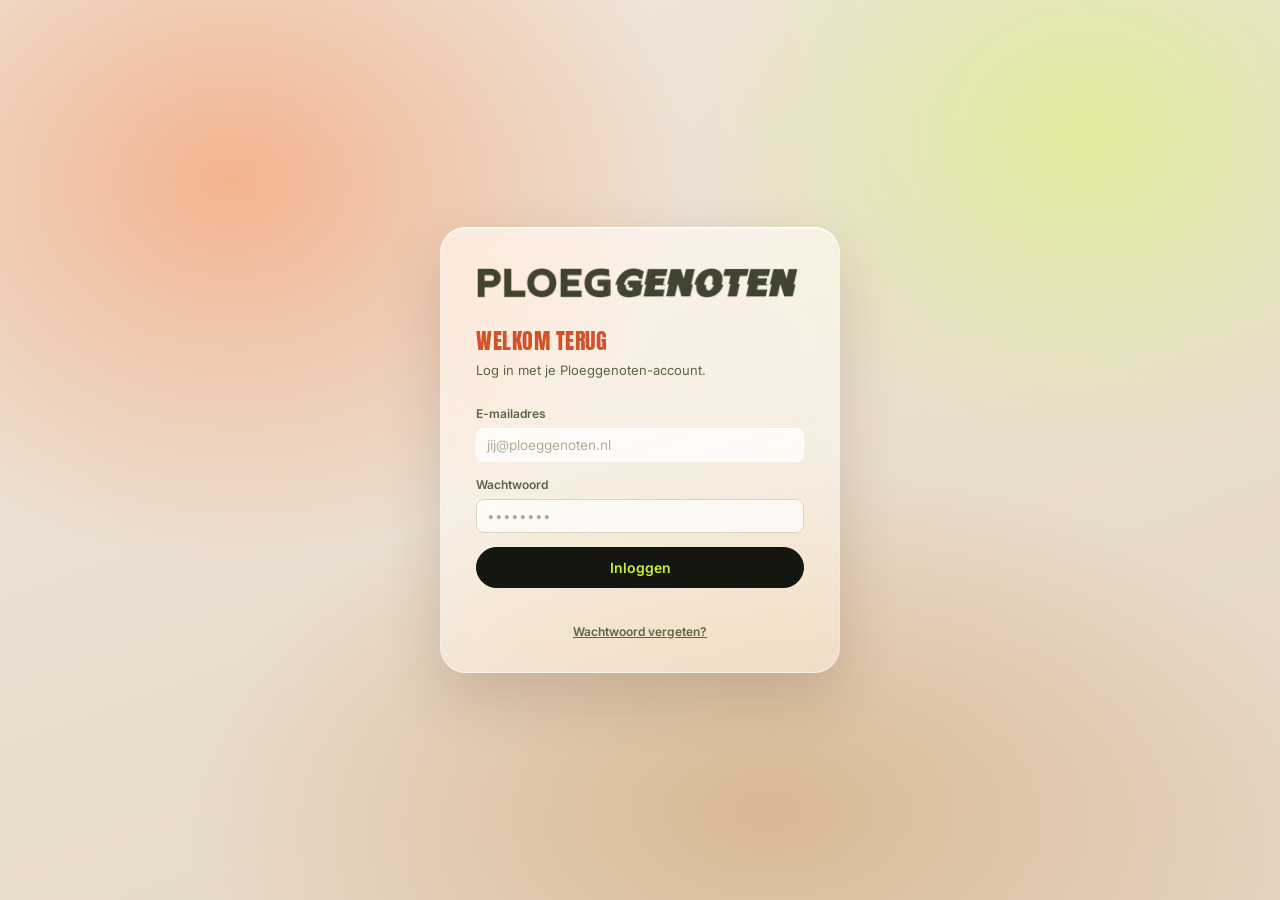
<file: index.html>
<!doctype html>
<html lang="nl">
<meta charset="utf-8">
<meta name="viewport" content="width=device-width, initial-scale=1">
<title>Ploeggenoten CRM</title>
<link rel="icon" href="assets/logo-lime.png">
<!-- Supabase-bibliotheek zelf gehost: de CDN bleek onbetrouwbaar (wisselende
     404's), en zonder deze file doet de hele app — inclusief inloggen — niets. -->
<script src="assets/supabase.min.js?v=20260810h4"></script>
<link rel="preconnect" href="https://fonts.googleapis.com"><link rel="preconnect" href="https://fonts.gstatic.com" crossorigin>
<link href="https://fonts.googleapis.com/css2?family=Anton&family=Inter:wght@400;500;600;700;800&family=Caveat:wght@600&display=swap" rel="stylesheet">
<!-- Versiemerk achter elk eigen bestand. Zonder dit serveert de browser na
     een deploy hardnekkig de oude js en css: je ziet dan nieuwe functionaliteit
     met oude opmaak, of een scherm dat nergens op slaat. Dat kostte tijdens het
     bouwen herhaaldelijk tijd en zou het team na elke deploy raken.
     BIJ ELKE DEPLOY OPHOGEN — zoek en vervang ?v=20260810h4 door de nieuwe datum. -->
<link rel="stylesheet" href="css/base.css?v=20261029b">
<link rel="stylesheet" href="css/zoeklijst.css?v=20260908a">
<link rel="stylesheet" href="css/dashboard.css?v=20261104a">
<link rel="stylesheet" href="css/salesmeter.css?v=20261027d">
<link rel="stylesheet" href="css/sales.css?v=20260820d">
<link rel="stylesheet" href="css/klanten.css?v=20261103b">
<link rel="stylesheet" href="css/telefoonboek.css?v=20261103a">
<link rel="stylesheet" href="css/contactkaart.css?v=20260813a">
<link rel="stylesheet" href="css/recruitment.css?v=20261117a">
<link rel="stylesheet" href="css/kandidaten.css?v=20260911a">
<link rel="stylesheet" href="css/kandverwijder.css?v=20260810h4">
<link rel="stylesheet" href="css/traject.css?v=20260810h4">
<link rel="stylesheet" href="css/source.css?v=20260810h4">
<link rel="stylesheet" href="css/marketing.css?v=20261028bry4">
<link rel="stylesheet" href="css/performance.css?v=20260919a">
<link rel="stylesheet" href="css/finance.css?v=20261028a">
<link rel="stylesheet" href="css/instellingen.css?v=20260903a">
<link rel="stylesheet" href="css/hot.css?v=20260810h4">
<link rel="stylesheet" href="css/pijplijn.css?v=20260810h4">
<link rel="stylesheet" href="css/plaatsingen.css?v=20260903a">
<link rel="stylesheet" href="css/feest.css?v=20261109u">
<link rel="stylesheet" href="css/leadalarm.css?v=20261006a">
<link rel="stylesheet" href="css/marketingweek.css?v=20261026bry6">
<!-- Documentgeneratoren: kandidaatprofiel, samenwerkingsovereenkomst,
     plan van aanpak. Geen eigen menu-item; ze openen vanaf een kaart. -->
<link rel="stylesheet" href="css/cv.css?v=20261105b">
<link rel="stylesheet" href="css/cvparse.css?v=20260810h4">
<link rel="stylesheet" href="css/swo.css?v=20260901a">
<link rel="stylesheet" href="css/pva.css?v=20260810h4">
<link rel="stylesheet" href="css/dictee.css?v=20260817a">
<!-- Glas als laatste: moet module-stijlen kunnen overschrijven (alleen met body.glas). -->
<link rel="stylesheet" href="css/glas.css?v=20261102a">

<!-- Glas staat vanaf de eerste pixel aan. core.js zet de klasse pas bij de
     eerste render (CRM.glasAan); daarvóór — inloggen, herladen, data laden —
     zag je de oude donkergroene stijl (Tjeerd, 2 nov 2026). -->
<body class="glas">
<!-- ─── Login ────────────────────────────────────────────────── -->
<div id="loginscreen" style="display:none">
  <div class="lbox">
    <img src="assets/logo-dark.png" alt="Ploeggenoten">
    <h1>Welkom terug</h1>
    <p class="li">Log in met je Ploeggenoten-account.</p>
    <form id="loginform">
      <div class="f-row"><label for="login_email">E-mailadres</label>
        <input type="email" id="login_email" autocomplete="username" required placeholder="jij@ploeggenoten.nl"></div>
      <div class="f-row"><label for="login_pw">Wachtwoord</label>
        <input type="password" id="login_pw" autocomplete="current-password" required placeholder="••••••••"></div>
      <button class="btn block lg" type="submit">Inloggen</button>
      <div class="err" id="login_err"></div>
      <div style="text-align:center;margin-top:6px"><button type="button" class="lnk" id="login_reset">Wachtwoord vergeten?</button></div>
    </form>
  </div>
</div>

<!-- ─── App ──────────────────────────────────────────────────── -->
<div id="app">
  <nav class="side">
    <div class="brand">
      <img src="assets/logo-dark.png" alt="Ploeggenoten">
    </div>
    <div class="navscroll" id="navscroll"></div>
    <div class="navfoot">
      <div class="avatar" id="whoava">?</div>
      <div class="who"><b id="whoname">—</b><span id="whorol"></span></div>
      <button class="out" id="logoutbtn" title="Uitloggen">⏻</button>
    </div>
  </nav>

  <main class="content">
    <header class="pagehead" id="pagehead"></header>
    <div class="view" id="viewmount"></div>
  </main>
</div>

<div id="toast"></div>

<!-- Core eerst: definieert het CRM-object waar modules zich bij melden. -->
<script src="js/core.js?v=20261110a"></script>
<script src="js/zoeklijst.js?v=20261110a"></script>
<!-- Gedeelde rekenlogica die meerdere modules gebruiken. -->
<script src="js/data.js?v=20261120a"></script>
<!-- Spraak-naar-tekst bij notitievelden (gratis, ingebouwd in de browser).
     Moet vóór de modules staan die CRM.dictee gebruiken. -->
<script src="js/dictee.js?v=20261104a"></script>
<!-- Kostprijsfactor per CAO/contractfase (Pronkert-rekentool nagebouwd). -->
<script src="js/kostprijs.js?v=20260811kf1"></script>
<!-- Outlook-koppeling per gebruiker (Microsoft Graph + deeplink-terugval) -->
<script src="js/outlook.js?v=20261119a"></script>
<!-- Demo-testdata: doet alleen iets op localhost met ?demo=1 -->
<script src="js/demo.js?v=20261102a"></script>
<!-- Rekenregels voor de fee: leidt uit de klantafspraak en de
     salariscomponenten van de kandidaat de grondslag en de fee af.
     Moet vóór de modules staan die hem gebruiken. -->
<script src="js/fee.js?v=20260822a"></script>
<!-- Opvolging: wanneer er contact hoort te zijn (nazorg, warm houden,
     verjaardagen, felicitatiemail, herinnering vóór een afspraak). Eén plek,
     zodat dashboard, bord, kaart en Performance nooit iets anders zeggen. -->
<script src="js/opvolging.js?v=20261109a"></script>
<!-- Feest: confetti en een bericht op elk scherm zodra er getekend wordt.
     Hangt aan document.body, buiten #viewmount, zodat het een
     modulewissel overleeft. -->
<script src="js/feest.js?v=20261109w"></script>
<!-- Kandidaat verwijderen of anonimiseren. Bibliotheek zonder eigen scherm:
     de kandidatenkaart hangt de knoppen onderaan. Leest CRM.PLACED bij het
     laden, dus moet ná js/data.js staan. -->
<script src="js/kandverwijder.js?v=20260903a"></script>
<!-- Trajectpoort: voorkomt dat een tweede voorstel het eerste traject
     stilzwijgend overschrijft, en bewaart wat er wordt afgesloten. -->
<script src="js/traject.js?v=20260810h4"></script>
<!-- Documentgeneratoren. Geen menu-item: ze worden geopend vanaf een
     kandidaat- of klantenkaart, dus ze moeten wel vóór die modules laden. -->
<!-- CV inlezen: tekstlaag uit pdf/docx halen, velden voorstellen naast
     wat er al staat, en het bestand zelf bewaren bij de kandidaat. -->
<script src="js/cvparse.js?v=20260911a"></script>
<!-- CV door Claude laten lezen: voor cv-opmaak die met regels niet te
     vangen is. Klembord heen, klembord terug, geen API en geen kosten.
     Moet ná cvparse.js staan: het hergebruikt diens leesBestand en
     controlevenster. -->
<script src="js/cvclaude.js?v=20260810h4"></script>
<!-- Video-intake uit Teams-transcript: haalt het transcript op via de
     Outlook-koppeling (js/outlook.js, dus moet daarna staan) en werkt
     verder zoals cvclaude.js hierboven — klembord heen, klembord terug. -->
<script src="js/intaketranscript.js?v=20260916a"></script>
<script src="js/cv.js?v=20261105c"></script>
<script src="js/swo.js?v=20261012a"></script>
<script src="js/pva.js?v=20260810h4"></script>
<!-- Modules: elk bestand registreert zichzelf via CRM.registerModule(). -->
<!-- Salesmeter: belletjes tellen + "Gebeld"-menu met opvolgritme (dashboard én sales). -->
<script src="js/salesmeter.js?v=20261118a"></script>
<!-- Glas: de dashboardstijl door het hele CRM, eerst alleen voor de eigenaar. -->
<script src="js/glas.js?v=20261027b"></script>
<script src="js/dashboard.js?v=20261104c"></script>
<script src="js/sales.js?v=20261118b"></script>
<script src="js/klanten.js?v=20261109k"></script>
<!-- Contactpersoonkaart: eigen kaart per persoon plus een doorzoekbaar
     overzicht. Geen menu-item — het hoort bij Relaties en registreert zich
     alleen om #contacten/<id> te kunnen routeren. -->
<script src="js/contactkaart.js?v=20261104a"></script>
<!-- Telefoonboek: namen uit je iPhone herkennen bij "Nieuwe contactpersoon". -->
<script src="js/telefoonboek.js?v=20261103a"></script>
<!-- Teammail: ieders mail met relaties gedeeld (koppen + fragment), zie supabase/teammail.sql. -->
<script src="js/mailsync.js?v=20261103a"></script>
<script src="js/recruitment.js?v=20261120a"></script>
<script src="js/pijplijn.js?v=20260810h4"></script>
<!-- Plaatsingen: alles vanaf de handtekening. Het bord hierboven houdt op bij
     'Contract ondertekenen' — na het tekenen is er geen volgende stap meer,
     alleen een startdatum en een aftelling, en dat is geen kanban. -->
<script src="js/plaatsingen.js?v=20260918a"></script>
<script src="js/hot.js?v=20260919b"></script>
<script src="js/kandidaten.js?v=20261030a"></script>
<script src="js/source.js?v=20260903b"></script>
<script src="js/marketing.js?v=20261028bry4"></script>
<script src="js/marketingweek.js?v=20261026bry6"></script>
<script src="js/performance.js?v=20261030a"></script>
<script src="js/finance.js?v=20261116a"></script>
<script src="js/instellingen.js?v=20261104a"></script>
<script src="js/leadalarm.js?v=20261006a"></script>
</html>
</file>
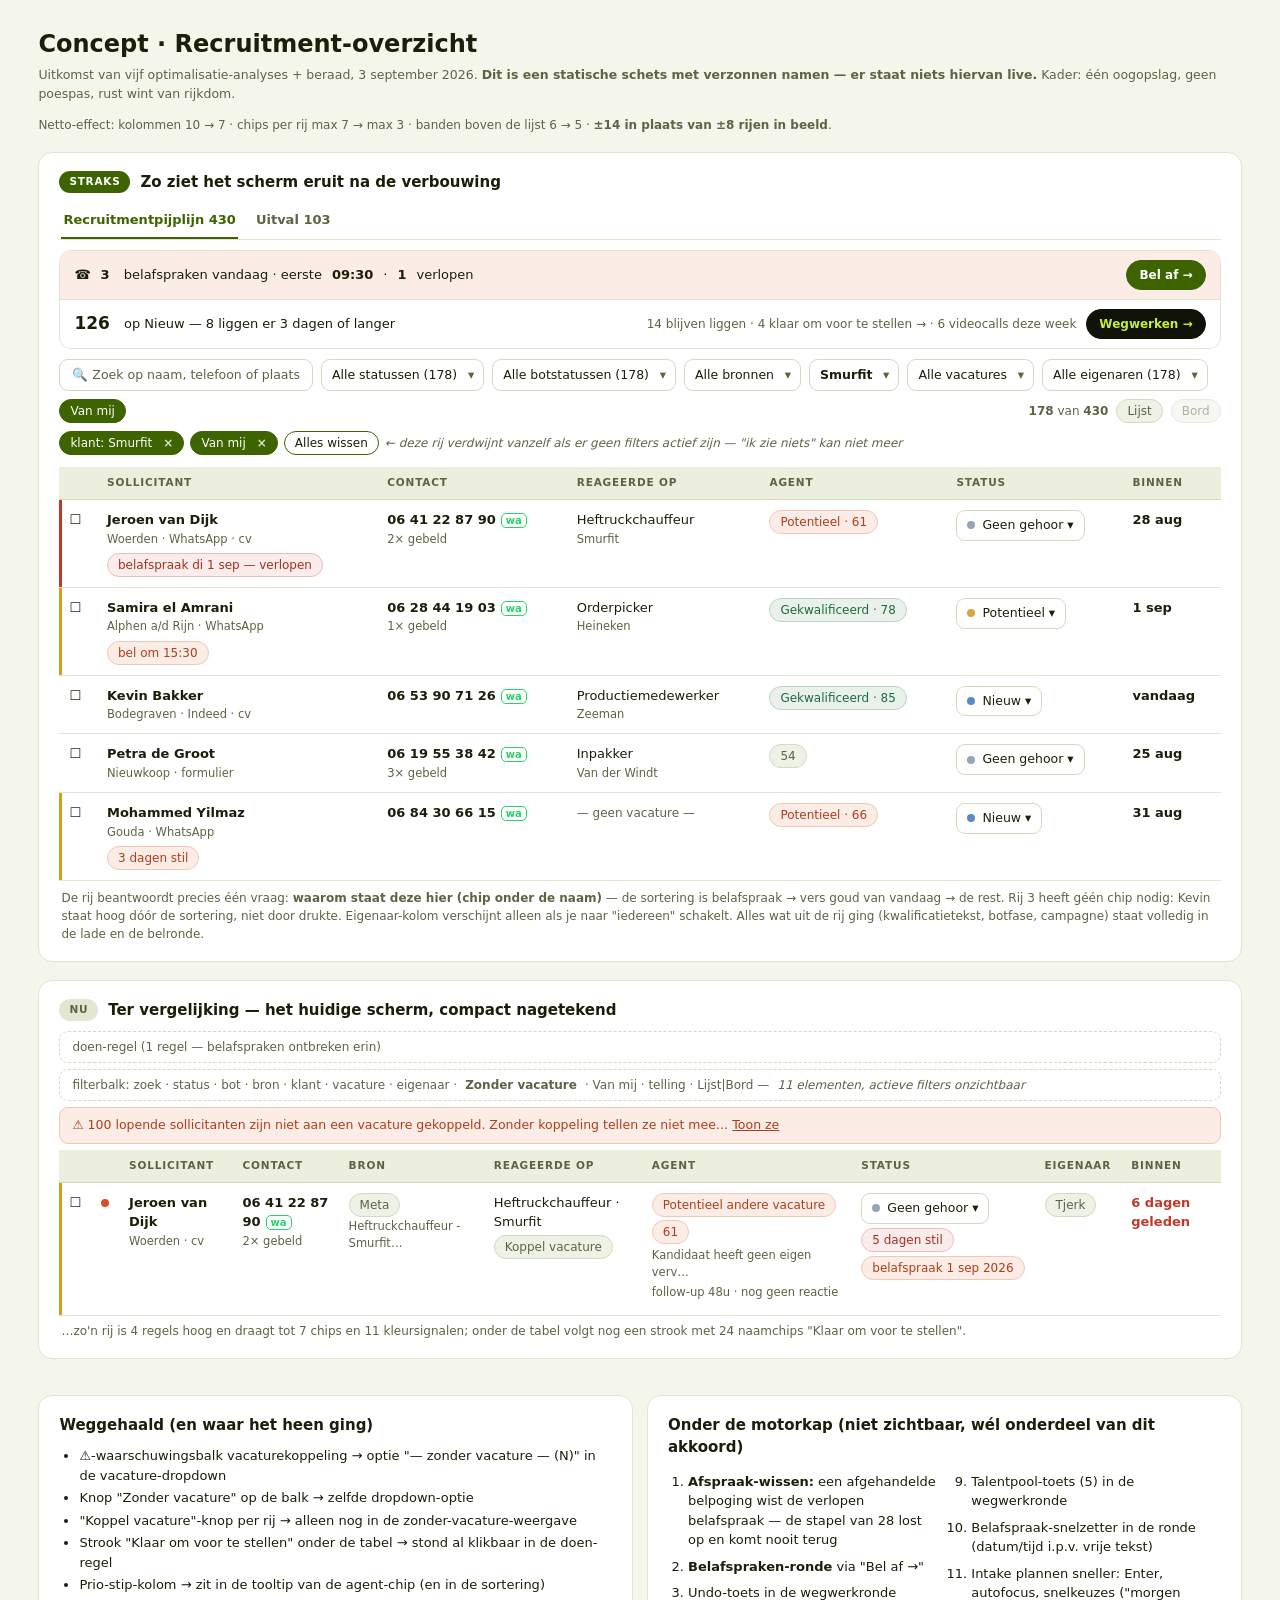
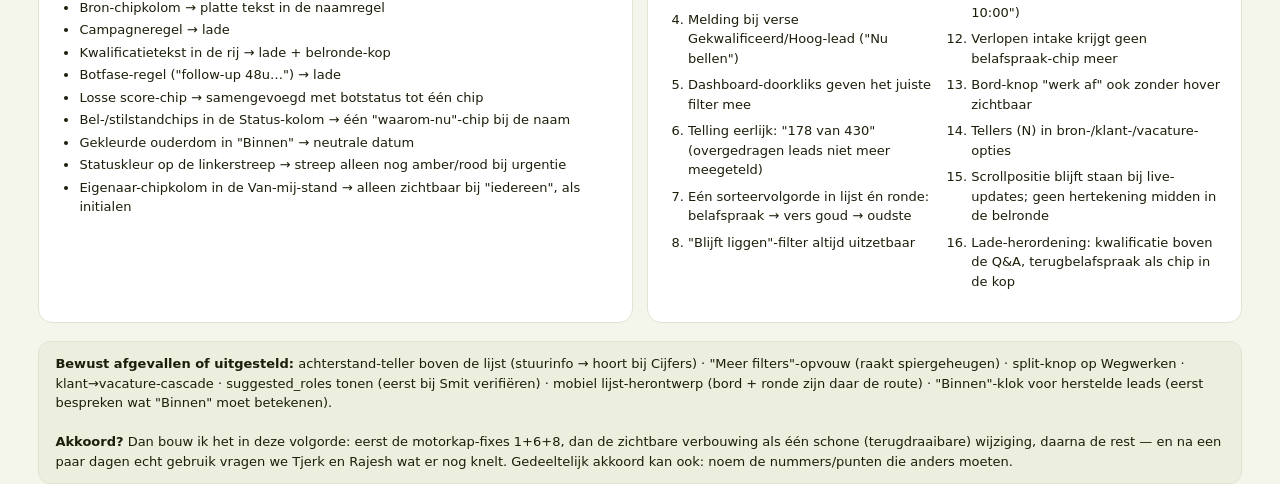
<file: concept-recruitment.html>
<!doctype html>
<html lang="nl">
<head>
<meta charset="utf-8">
<meta name="viewport" content="width=device-width, initial-scale=1">
<meta name="robots" content="noindex,nofollow">
<title>Concept · Recruitment-overzicht</title>
<link rel="stylesheet" href="css/base.css?v=20260810h4">
<style>
/* Conceptpagina (3 sep 2026) — statische mock met demodata, staat LOS van de app.
   Na akkoord van Tjeerd wordt dit 1-op-1 in js/recruitment.js gebouwd; daarna kan
   dit bestand weg. */
body{margin:0;background:var(--paper);color:var(--txt);font-family:var(--body,system-ui);padding:26px 3vw 80px}
.cw{max-width:1240px;margin:0 auto}
h1{font-size:24px;margin:0 0 4px}
.blok{background:var(--card);border:1px solid var(--line);border-radius:14px;padding:18px 20px;margin:18px 0}
.blok h2{font-size:15px;margin:0 0 10px;display:flex;align-items:center;gap:10px}
.tag{font-size:10.5px;font-weight:700;letter-spacing:.07em;text-transform:uppercase;border-radius:999px;padding:3px 10px}
.tag.nu{background:var(--well-2);color:var(--txt-2)}
.tag.straks{background:var(--olive);color:#fff}
.mocknote{font-size:12px;color:var(--muted);font-style:italic}
/* nagebouwde banden */
.m-tabs{display:flex;gap:16px;border-bottom:1px solid var(--line);padding:0 2px;margin-bottom:10px}
.m-tab{padding:7px 2px;font-weight:600;font-size:13px;color:var(--txt-2)}
.m-tab.on{color:var(--olive);border-bottom:2px solid var(--olive)}
.m-doen{border:1px solid var(--line);border-radius:12px;overflow:hidden;margin-bottom:10px}
.m-doenr{display:flex;align-items:center;gap:10px;padding:9px 14px;font-size:13px;flex-wrap:wrap}
.m-doenr + .m-doenr{border-top:1px solid var(--line)}
.m-doenr.bel{background:var(--amber-bg);}
.m-doenr .spacer{flex:1}
.m-fil{display:flex;gap:8px;align-items:center;flex-wrap:wrap;margin-bottom:8px}
.m-sel{border:1px solid var(--line-2);background:var(--card);border-radius:9px;padding:6px 26px 6px 10px;font-size:12.5px;color:var(--txt);position:relative}
.m-sel:after{content:"▾";position:absolute;right:9px;color:var(--muted)}
.m-zoek{border:1px solid var(--line-2);background:var(--card);border-radius:9px;padding:6px 12px;font-size:12.5px;color:var(--muted);min-width:200px}
.m-actief{display:flex;gap:6px;align-items:center;margin:0 0 12px}
.m-actief .chip{background:var(--olive);border-color:var(--olive);color:#fff}
.m-actief .chip b{font-weight:700;margin-left:6px;opacity:.8}
/* tabel */
table.m{width:100%;border-collapse:collapse;font-size:13px}
table.m th{text-align:left;font-size:10.5px;letter-spacing:.08em;text-transform:uppercase;color:var(--txt-2);padding:8px 10px;border-bottom:1px solid var(--line-2);background:var(--well)}
table.m td{padding:10px;border-bottom:1px solid var(--line);vertical-align:top}
tr.frand-rood td:first-child{box-shadow:inset 3px 0 0 #c0392b}
tr.frand-amber td:first-child{box-shadow:inset 3px 0 0 #d4a017}
.naam{font-weight:600}
.rowsub{font-size:11.5px;color:var(--muted);margin-top:1px}
.waaromnu{margin-top:5px}
.statussel{display:inline-flex;align-items:center;gap:7px;border:1px solid var(--line-2);border-radius:9px;padding:5px 10px;font-size:12.5px;background:var(--card);white-space:nowrap}
.dot{width:8px;height:8px;border-radius:50%;display:inline-block}
.wa{font-size:10px;font-weight:700;color:var(--whatsapp);border:1px solid var(--whatsapp);border-radius:5px;padding:1px 4px;margin-left:5px}
.tel{font-variant-numeric:tabular-nums;font-weight:600}
/* NU-paneel: bewust drukker */
.nu-band{border:1px dashed var(--line-2);border-radius:9px;padding:6px 12px;font-size:12px;color:var(--txt-2);margin-bottom:6px;display:flex;gap:8px;flex-wrap:wrap;align-items:center}
.nu-warn{background:var(--amber-bg);border:1px solid var(--amber-line);color:#b03d1c;border-radius:9px;padding:8px 12px;font-size:12.5px;margin-bottom:6px}
.nu-agent div{margin-bottom:3px}
.weg li{margin:3px 0}
.twee{display:grid;grid-template-columns:1fr 1fr;gap:14px}
@media(max-width:980px){.twee{grid-template-columns:1fr}}
ol.motor{columns:2;gap:34px;font-size:13px;padding-left:20px}
ol.motor li{margin:0 0 7px;break-inside:avoid}
@media(max-width:900px){ol.motor{columns:1}}
.kop-akkoord{background:var(--well);border:1px solid var(--line);border-radius:12px;padding:12px 16px;font-size:13px}
</style>
</head>
<body>
<div class="cw">

<h1>Concept · Recruitment-overzicht</h1>
<p class="sub" style="margin:0 0 4px">Uitkomst van vijf optimalisatie-analyses + beraad, 3 september 2026. <b>Dit is een statische schets met verzonnen namen — er staat niets hiervan live.</b> Kader: één oogopslag, geen poespas, rust wint van rijkdom.</p>
<p class="meta">Netto-effect: kolommen 10 → 7 · chips per rij max 7 → max 3 · banden boven de lijst 6 → 5 · <b>±14 in plaats van ±8 rijen in beeld</b>.</p>

<!-- ═══════════ STRAKS ═══════════ -->
<div class="blok">
  <h2><span class="tag straks">Straks</span> Zo ziet het scherm eruit na de verbouwing</h2>

  <div class="m-tabs"><span class="m-tab on">Recruitmentpijplijn <span class="num">430</span></span><span class="m-tab">Uitval <span class="num">103</span></span></div>

  <div class="m-doen">
    <div class="m-doenr bel">☎ <b class="num">3</b>&nbsp;belafspraken vandaag · eerste <b class="num">09:30</b> · <span class="num">1</span> verlopen
      <span class="spacer"></span><span class="btn sm" style="pointer-events:none">Bel af →</span></div>
    <div class="m-doenr"><b class="num" style="font-size:17px">126</b>&nbsp;op Nieuw — 8 liggen er 3 dagen of langer
      <span class="spacer"></span><span class="meta">14 blijven liggen · 4 klaar om voor te stellen → · 6 videocalls deze week</span>
      <span class="btn sm dark" style="pointer-events:none">Wegwerken →</span></div>
  </div>

  <div class="m-fil">
    <span class="m-zoek">🔍 Zoek op naam, telefoon of plaats</span>
    <span class="m-sel">Alle statussen (178)</span>
    <span class="m-sel">Alle botstatussen (178)</span>
    <span class="m-sel">Alle bronnen</span>
    <span class="m-sel"><b>Smurfit</b></span>
    <span class="m-sel">Alle vacatures</span>
    <span class="m-sel">Alle eigenaren (178)</span>
    <span class="chip" style="background:var(--olive);border-color:var(--olive);color:#fff">Van mij</span>
    <span class="spacer" style="flex:1"></span>
    <span class="meta"><span class="num">178</span> van <span class="num">430</span></span>
    <span class="chip">Lijst</span><span class="chip" style="opacity:.5">Bord</span>
  </div>
  <div class="m-actief">
    <span class="chip">klant: Smurfit <b>×</b></span>
    <span class="chip">Van mij <b>×</b></span>
    <span class="chip btn-like" style="background:var(--card);color:var(--txt)">Alles wissen</span>
    <span class="mocknote">← deze rij verdwijnt vanzelf als er geen filters actief zijn — "ik zie niets" kan niet meer</span>
  </div>

  <table class="m">
    <thead><tr><th></th><th>Sollicitant</th><th>Contact</th><th>Reageerde op</th><th>Agent</th><th>Status</th><th>Binnen</th></tr></thead>
    <tbody>
      <tr class="frand-rood">
        <td>☐</td>
        <td><div class="naam">Jeroen van Dijk</div><div class="rowsub">Woerden · WhatsApp · cv</div>
            <div class="waaromnu"><span class="chip red num">belafspraak di 1 sep — verlopen</span></div></td>
        <td><span class="tel">06 41 22 87 90</span><span class="wa">wa</span><div class="rowsub">2× gebeld</div></td>
        <td>Heftruckchauffeur<div class="rowsub">Smurfit</div></td>
        <td><span class="chip amber num">Potentieel · 61</span></td>
        <td><span class="statussel"><span class="dot" style="background:#9aa3b2"></span>Geen gehoor ▾</span></td>
        <td class="num">28 aug</td>
      </tr>
      <tr class="frand-amber">
        <td>☐</td>
        <td><div class="naam">Samira el Amrani</div><div class="rowsub">Alphen a/d Rijn · WhatsApp</div>
            <div class="waaromnu"><span class="chip amber num">bel om 15:30</span></div></td>
        <td><span class="tel">06 28 44 19 03</span><span class="wa">wa</span><div class="rowsub">1× gebeld</div></td>
        <td>Orderpicker<div class="rowsub">Heineken</div></td>
        <td><span class="chip green num">Gekwalificeerd · 78</span></td>
        <td><span class="statussel"><span class="dot" style="background:#d9a441"></span>Potentieel ▾</span></td>
        <td class="num">1 sep</td>
      </tr>
      <tr>
        <td>☐</td>
        <td><div class="naam">Kevin Bakker</div><div class="rowsub">Bodegraven · Indeed · cv</div></td>
        <td><span class="tel">06 53 90 71 26</span><span class="wa">wa</span></td>
        <td>Productiemedewerker<div class="rowsub">Zeeman</div></td>
        <td><span class="chip green num">Gekwalificeerd · 85</span></td>
        <td><span class="statussel"><span class="dot" style="background:#5b8bbf"></span>Nieuw ▾</span></td>
        <td class="num">vandaag</td>
      </tr>
      <tr>
        <td>☐</td>
        <td><div class="naam">Petra de Groot</div><div class="rowsub">Nieuwkoop · formulier</div></td>
        <td><span class="tel">06 19 55 38 42</span><span class="wa">wa</span><div class="rowsub">3× gebeld</div></td>
        <td>Inpakker<div class="rowsub">Van der Windt</div></td>
        <td><span class="chip num">54</span></td>
        <td><span class="statussel"><span class="dot" style="background:#9aa3b2"></span>Geen gehoor ▾</span></td>
        <td class="num">25 aug</td>
      </tr>
      <tr class="frand-amber">
        <td>☐</td>
        <td><div class="naam">Mohammed Yilmaz</div><div class="rowsub">Gouda · WhatsApp</div>
            <div class="waaromnu"><span class="chip amber num">3 dagen stil</span></div></td>
        <td><span class="tel">06 84 30 66 15</span><span class="wa">wa</span></td>
        <td><span class="meta">— geen vacature —</span></td>
        <td><span class="chip amber num">Potentieel · 66</span></td>
        <td><span class="statussel"><span class="dot" style="background:#5b8bbf"></span>Nieuw ▾</span></td>
        <td class="num">31 aug</td>
      </tr>
    </tbody>
  </table>
  <p class="meta" style="margin:8px 2px 0">De rij beantwoordt precies één vraag: <b>waarom staat deze hier (chip onder de naam)</b> — de sortering is belafspraak → vers goud van vandaag → de rest. Rij 3 heeft géén chip nodig: Kevin staat hoog dóór de sortering, niet door drukte. Eigenaar-kolom verschijnt alleen als je naar "iedereen" schakelt. Alles wat uit de rij ging (kwalificatietekst, botfase, campagne) staat volledig in de lade en de belronde.</p>
</div>

<!-- ═══════════ NU ═══════════ -->
<div class="blok">
  <h2><span class="tag nu">Nu</span> Ter vergelijking — het huidige scherm, compact nagetekend</h2>
  <div class="nu-band">doen-regel (1 regel — belafspraken ontbreken erin)</div>
  <div class="nu-band">filterbalk: zoek · status · bot · bron · klant · vacature · eigenaar · <b>Zonder vacature</b> · Van mij · telling · Lijst|Bord — <i>11 elementen, actieve filters onzichtbaar</i></div>
  <div class="nu-warn">⚠ 100 lopende sollicitanten zijn niet aan een vacature gekoppeld. Zonder koppeling tellen ze niet mee… <u>Toon ze</u></div>
  <table class="m">
    <thead><tr><th></th><th></th><th>Sollicitant</th><th>Contact</th><th>Bron</th><th>Reageerde op</th><th>Agent</th><th>Status</th><th>Eigenaar</th><th>Binnen</th></tr></thead>
    <tbody>
      <tr class="frand-amber">
        <td>☐</td><td><span class="dot" style="background:#d4522a" title="prioriteit"></span></td>
        <td><div class="naam">Jeroen van Dijk</div><div class="rowsub">Woerden · cv</div></td>
        <td><span class="tel">06 41 22 87 90</span><span class="wa">wa</span><div class="rowsub">2× gebeld</div></td>
        <td><span class="chip">Meta</span><div class="rowsub">Heftruckchauffeur - Smurfit…</div></td>
        <td>Heftruckchauffeur · Smurfit<div><span class="chip btn-like" style="margin-top:3px">Koppel vacature</span></div></td>
        <td class="nu-agent"><div><span class="chip amber">Potentieel andere vacature</span></div><div><span class="chip amber num">61</span></div>
          <div class="rowsub">Kandidaat heeft geen eigen verv…</div><div class="rowsub">follow-up 48u · nog geen reactie</div></td>
        <td><div><span class="statussel"><span class="dot" style="background:#9aa3b2"></span>Geen gehoor ▾</span></div>
          <div style="margin-top:4px"><span class="chip red num">5 dagen stil</span></div>
          <div style="margin-top:4px"><span class="chip amber num">belafspraak 1 sep 2026</span></div></td>
        <td><span class="chip">Tjerk</span></td>
        <td class="num" style="color:#c0392b">6 dagen geleden</td>
      </tr>
    </tbody>
  </table>
  <p class="meta" style="margin:6px 2px 0">…zo'n rij is 4 regels hoog en draagt tot 7 chips en 11 kleursignalen; onder de tabel volgt nog een strook met 24 naamchips "Klaar om voor te stellen".</p>
</div>

<!-- ═══════════ WEGGEHAALD ═══════════ -->
<div class="twee">
<div class="blok">
  <h2>Weggehaald (en waar het heen ging)</h2>
  <ul class="weg" style="font-size:13px;margin:0;padding-left:20px">
    <li>⚠-waarschuwingsbalk vacaturekoppeling → optie "— zonder vacature — (N)" in de vacature-dropdown</li>
    <li>Knop "Zonder vacature" op de balk → zelfde dropdown-optie</li>
    <li>"Koppel vacature"-knop per rij → alleen nog in de zonder-vacature-weergave</li>
    <li>Strook "Klaar om voor te stellen" onder de tabel → stond al klikbaar in de doen-regel</li>
    <li>Prio-stip-kolom → zit in de tooltip van de agent-chip (en in de sortering)</li>
    <li>Bron-chipkolom → platte tekst in de naamregel</li>
    <li>Campagneregel → lade</li>
    <li>Kwalificatietekst in de rij → lade + belronde-kop</li>
    <li>Botfase-regel ("follow-up 48u…") → lade</li>
    <li>Losse score-chip → samengevoegd met botstatus tot één chip</li>
    <li>Bel-/stilstandchips in de Status-kolom → één "waarom-nu"-chip bij de naam</li>
    <li>Gekleurde ouderdom in "Binnen" → neutrale datum</li>
    <li>Statuskleur op de linkerstreep → streep alleen nog amber/rood bij urgentie</li>
    <li>Eigenaar-chipkolom in de Van-mij-stand → alleen zichtbaar bij "iedereen", als initialen</li>
  </ul>
</div>
<div class="blok">
  <h2>Onder de motorkap (niet zichtbaar, wél onderdeel van dit akkoord)</h2>
  <ol class="motor">
    <li><b>Afspraak-wissen:</b> een afgehandelde belpoging wist de verlopen belafspraak — de stapel van 28 lost op en komt nooit terug</li>
    <li><b>Belafspraken-ronde</b> via "Bel af →"</li>
    <li>Undo-toets in de wegwerkronde</li>
    <li>Melding bij verse Gekwalificeerd/Hoog-lead ("Nu bellen")</li>
    <li>Dashboard-doorkliks geven het juiste filter mee</li>
    <li>Telling eerlijk: "178 van 430" (overgedragen leads niet meer meegeteld)</li>
    <li>Eén sorteervolgorde in lijst én ronde: belafspraak → vers goud → oudste</li>
    <li>"Blijft liggen"-filter altijd uitzetbaar</li>
    <li>Talentpool-toets (5) in de wegwerkronde</li>
    <li>Belafspraak-snelzetter in de ronde (datum/tijd i.p.v. vrije tekst)</li>
    <li>Intake plannen sneller: Enter, autofocus, snelkeuzes ("morgen 10:00")</li>
    <li>Verlopen intake krijgt geen belafspraak-chip meer</li>
    <li>Bord-knop "werk af" ook zonder hover zichtbaar</li>
    <li>Tellers (N) in bron-/klant-/vacature-opties</li>
    <li>Scrollpositie blijft staan bij live-updates; geen hertekening midden in de belronde</li>
    <li>Lade-herordening: kwalificatie boven de Q&amp;A, terugbelafspraak als chip in de kop</li>
  </ol>
</div>
</div>

<div class="kop-akkoord">
  <b>Bewust afgevallen of uitgesteld:</b> achterstand-teller boven de lijst (stuurinfo → hoort bij Cijfers) · "Meer filters"-opvouw (raakt spiergeheugen) · split-knop op Wegwerken · klant→vacature-cascade · suggested_roles tonen (eerst bij Smit verifiëren) · mobiel lijst-herontwerp (bord + ronde zijn daar de route) · "Binnen"-klok voor herstelde leads (eerst bespreken wat "Binnen" moet betekenen).<br><br>
  <b>Akkoord?</b> Dan bouw ik het in deze volgorde: eerst de motorkap-fixes 1+6+8, dan de zichtbare verbouwing als één schone (terugdraaibare) wijziging, daarna de rest — en na een paar dagen echt gebruik vragen we Tjerk en Rajesh wat er nog knelt. Gedeeltelijk akkoord kan ook: noem de nummers/punten die anders moeten.
</div>

</div>
</body>
</html>
</file>
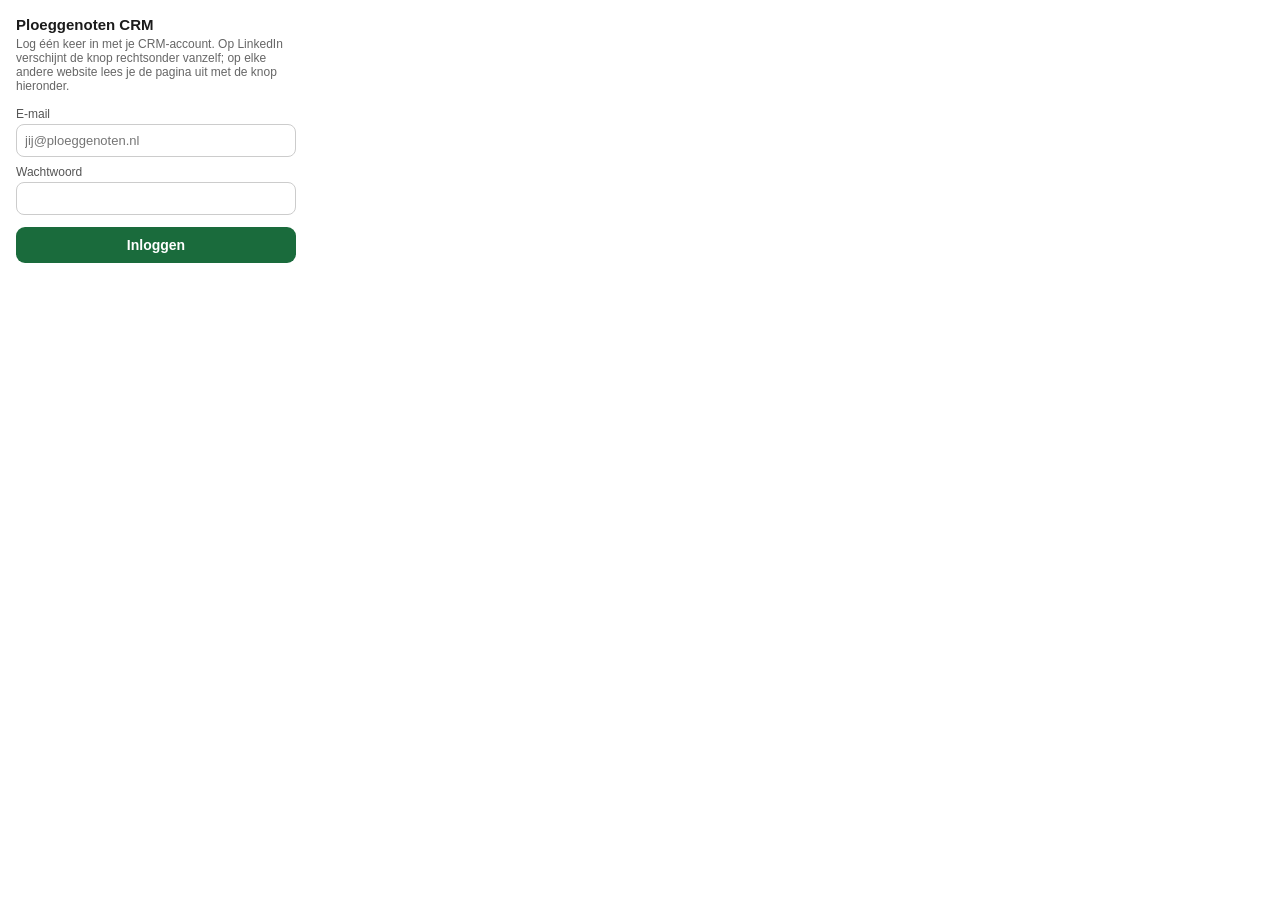
<file: extensie/popup.html>
<!doctype html>
<html lang="nl">
<head>
<meta charset="utf-8" />
<style>
  body{ width:280px; margin:0; padding:16px; font-family:-apple-system,Segoe UI,Roboto,Arial,sans-serif; color:#1b1b1b; }
  h1{ font-size:15px; margin:0 0 4px; }
  p.sub{ margin:0 0 14px; font-size:12px; color:#666; }
  label{ display:block; font-size:12px; color:#555; margin:8px 0 3px; }
  input{ width:100%; padding:8px; border:1px solid #ccc; border-radius:8px; font-size:13px; box-sizing:border-box; }
  button{ width:100%; margin-top:12px; background:#1a6b3c; color:#fff; border:none; border-radius:9px; padding:10px; font-size:14px; font-weight:600; cursor:pointer; }
  button.grijs{ background:#eee; color:#333; }
  .melding{ font-size:12px; margin-top:10px; min-height:16px; }
  .ok{ color:#1a6b3c; } .err{ color:#c0392b; }
  .status{ font-size:13px; background:#f2f7f3; border:1px solid #d7e6db; border-radius:8px; padding:10px; }
  .verborgen{ display:none; }
</style>
</head>
<body>
  <h1>Ploeggenoten CRM</h1>
  <p class="sub">Log één keer in met je CRM-account. Op LinkedIn verschijnt de knop rechtsonder vanzelf; op elke andere website lees je de pagina uit met de knop hieronder.</p>

  <div id="uitgelogd">
    <label>E-mail</label>
    <input id="email" type="email" placeholder="jij@ploeggenoten.nl" autocomplete="username" />
    <label>Wachtwoord</label>
    <input id="pw" type="password" autocomplete="current-password" />
    <button id="login">Inloggen</button>
  </div>

  <div id="ingelogd" class="verborgen">
    <div class="status">Ingelogd als <b id="wie"></b></div>

    <button id="lees">📄 Lees deze pagina uit</button>
    <div style="font-size:11px;color:#777;margin-top:4px;">Werkt op elke bedrijfssite: haalt bedrijfsnaam, plaats, contactgegevens en de vacatures van de pagina. Op LinkedIn gebruik je de groene knop rechtsonder.</div>

    <label>Jouw naam (voor <code>{mij}</code> in het connectie-bericht)</label>
    <input id="s_naam" placeholder="bv. Tjeerd" />
    <label>Connectie-sjabloon</label>
    <textarea id="s_sjabloon" rows="4" style="width:100%;padding:8px;border:1px solid #ccc;border-radius:8px;font-size:12px;box-sizing:border-box;resize:vertical;"></textarea>
    <div style="font-size:11px;color:#777;margin-top:4px;">Plaatshouders: <code>{voornaam}</code>, <code>{functie}</code>, <code>{bedrijf}</code>, <code>{mij}</code>.</div>
    <button id="s_bewaar">Instellingen bewaren</button>

    <button id="logout" class="grijs">Uitloggen</button>
  </div>

  <div class="melding" id="melding"></div>
  <script src="popup.js"></script>
</body>
</html>
</file>
<file: css/base.css>
/* ═══════════════════════════════════════════════════════════════
   PLOEGGENOTEN CRM — DESIGN SYSTEM
   Dit bestand is het CONTRACT. Modules gebruiken deze klassen en
   variabelen; ze definiëren geen eigen kleuren of knopstijlen.
   Rustig = veel witruimte, weinig kleur, één accent per scherm.
   ═══════════════════════════════════════════════════════════════ */

:root{
  /* Basis — warme crème, exact volgens de huisstijlbrief */
  --ink:#1a1f0a;          /* tekst op licht */
  --txt:#1a1f0a;
  --txt-2:#5b6544;        /* gedempte tekst op licht */
  --muted:#5b6544;
  --paper:#f4f6ec;        /* cream — licht canvas (donkere sidebar geeft het contrast) */
  --card:#ffffff;         /* kaarten */
  --card-2:#eef1e6;       /* cream-2 — subtiele vulling */
  /* Diepte door tinten (wens Tjeerd): componenten tekenen zich als aparte
     vlakken af. Ladder: paper → well (sectievlak/groep) → well-2 (verdiept:
     bordkolommen, zijrail) → card (wit, springt eruit) → card-2 (binnenvlak). */
  --well:#eceede;         /* sectievlak / groepscontainer */
  --well-2:#e3e7d1;       /* verdiept vlak: bordkolommen, kaartkoppen */
  --line:#e0e5d2;         /* dé rand, overal */
  --line-2:#d3dabf;       /* iets sterker, alleen voor invoervelden */

  /* Merk */
  --olive:#3d6400;        /* hoofdaccent — spaarzaam */
  --olive-d:#2b4700;      /* alleen in gradients */
  --olive-l:#6fa03c;
  --lime:#c8f135;         /* ALLEEN op donkere vlakken; tekst erop #171d08 */
  --sidebar:#eef1e6;      /* lichte sidebar in cream-2 */
  --oranje:#d4522a;       /* secundaire actie / waarschuwing */
  --gold:#a8862d;         /* golden candidates — gedempt goud */
  --whatsapp:#25d366;

  /* Donkere vlakken (spaarzaam) */
  --dark-ink:#0e1207; --dark-card:#1b2211; --dark-line:#2a3618;
  --dark-txt:#f6f7f1; --dark-muted:#9aa781;

  /* Status — gedempt */
  --green:#2f8f5b;  --green-bg:#e9f1ea;  --green-line:#bdd5c4;
  --red:#c0392b;    --red-bg:#f9ecea;    --red-line:#e5c0b9;
  /* Waarschuwing/urgentie = merkoranje (huisstijl: secundaire actie). */
  --amber:#d4522a;  --amber-bg:#fbede6;  --amber-line:#eec9b6;
  --blue:#2f6b9a;   --blue-bg:#ebf1f5;   --blue-line:#bfd3e2;
  --purple:#7e5aa6; --purple-bg:#f1edf6; --purple-line:#d2c4e2;

  /* Vorm — dunne randen, nauwelijks schaduw */
  --r-s:8px; --r:11px; --r-l:14px;
  --sh:none;
  --sh-2:0 2px 10px rgba(26,31,10,.05);
  --sh-3:0 16px 48px rgba(14,18,7,.16);

  /* Type */
  --disp:'Anton','Inter',system-ui,sans-serif;
  --body:'Inter',system-ui,-apple-system,sans-serif;
  --hand:'Caveat',cursive;

  --nav-w:232px;
}

/* ─── Breedtestappen — het scherm waar het team omheen staat ─────
   Ploeggenoten werkt dagelijks met het hele team om één groot scherm
   (±2000px). Modules hadden allemaal hun eigen leesbreedte-rem
   (860–1240px), waardoor rechts een derde van dat scherm leeg bleef.
   Vanaf nu geldt in het hele systeem dezelfde ladder:

     < 1500px  — één leeskolom, precies zoals het was (laptop, tablet)
     ≥ 1500px  — "breed":  de rem vervalt, blokken gaan 2 naast elkaar
     ≥ 1900px  — "teamscherm": waar het past een derde kolom erbij

   REGEL: extra breedte vullen we met MEER inhoud naast elkaar, nooit
   met dezelfde inhoud uitgerekt. Lopende tekst (uitleg, lege staten,
   hulpteksten) houdt daarom altijd zijn eigen max-width in ch/px —
   die remmen blijven staan. Deze twee getallen staan bewust alleen
   hier in een comment: media queries kunnen geen custom properties
   lezen, dus elke module herhaalt 1500px / 1900px letterlijk. */

*{box-sizing:border-box}
html,body{margin:0;height:100%}
body{
  background:var(--paper);color:var(--txt);font-family:var(--body);
  font-size:14px;line-height:1.5;-webkit-font-smoothing:antialiased;
}
a{color:var(--olive);text-decoration:none}
a:hover{text-decoration:underline}
h1,h2,h3,h4{margin:0}

/* Eén focusring voor het hele systeem. Elke module had knoppen, tabs en
   segmentschakelaars met de standaard blauwe browserring of helemaal geen
   zichtbaar merk — dat hoort in het design-system te staan, niet per module.
   Alleen bij toetsenbordgebruik (:focus-visible), dus muisklikken blijven rustig. */
:focus-visible{
  outline:2px solid var(--olive-l);outline-offset:2px;border-radius:var(--r-s);
}
input:focus-visible,select:focus-visible,textarea:focus-visible{outline:none}

/* ─── Typografie-helpers ─────────────────────────────────────── */
/* Anton (--disp) SPAARZAAM: alleen paginatitels (.h1) en grote
   kerncijfers (.big). Al het functionele — knoppen, labels, tabellen,
   tussenkoppen — is Inter. Datums en kleine cijfers: Inter + .num.  */
.h1{font-family:var(--disp);font-weight:400;font-size:24px;letter-spacing:.5px;line-height:1;text-transform:uppercase;color:var(--ink)}
.h2{font-family:var(--body);font-weight:700;font-size:15px;letter-spacing:-.01em;color:var(--ink)}
.label{font-family:var(--body);font-weight:600;font-size:10.5px;letter-spacing:.08em;text-transform:uppercase;color:var(--txt-2)}
.num{font-variant-numeric:tabular-nums;font-feature-settings:"tnum";font-weight:600}
/* Cijfers met lading: positief in de merkkleur, negatief in rood. */
.pos{color:var(--olive)!important}
.neg{color:var(--red)!important}
.big{font-family:var(--disp);font-weight:400;font-size:30px;line-height:1;letter-spacing:.5px;color:var(--ink)}
/* Handschrift-accent: hooguit 1–2 per pagina. */
.hand{font-family:var(--hand);font-weight:600;font-size:1.25em;color:var(--olive);
  display:inline-block;transform:rotate(-2deg)}
.sub{font-size:12.5px;color:var(--txt-2)}
.meta{font-size:12px;color:var(--muted)}
.mono{font-variant-numeric:tabular-nums}
.trunc{overflow:hidden;text-overflow:ellipsis;white-space:nowrap}

/* ─── App-frame ──────────────────────────────────────────────── */
#app{display:none;min-height:100%}
#app.on{display:flex}

/* Donkere olijf-sidebar (wens Tjeerd: donkerder en zakelijker).
   Gradient van olijf naar dieper olijf; lime alléén hier, op donker. */
/* Huisstijl-olijf op halve dekking over het crème: zachte merktint. */
nav.side{
  width:var(--nav-w);flex:0 0 var(--nav-w);color:#1e3300;
  background:linear-gradient(180deg,rgba(61,100,0,.24) 0%,rgba(43,71,0,.30) 100%);
  border-right:1px solid rgba(43,71,0,.18);
  display:flex;flex-direction:column;position:fixed;top:0;bottom:0;left:0;z-index:30;
}
.side .brand{padding:20px 20px 16px;display:flex;flex-direction:column;align-items:flex-start;gap:8px;border-bottom:1px solid rgba(30,51,0,.15)}
.side .brand img{width:100%;max-width:140px;height:auto;display:block}
.side .brand .bs{font-size:10px;font-weight:600;color:rgba(30,51,0,.5);letter-spacing:.2em;text-transform:uppercase}
.side .navscroll{flex:1;overflow-y:auto;padding:8px 12px 16px}
/* Groepstitels: vol merkoranje, springen eruit als wegwijzers. */
.side .navgroup{font-size:13.5px;font-weight:800;letter-spacing:.12em;text-transform:uppercase;color:var(--oranje);padding:22px 12px 8px;opacity:1;
  text-shadow:0 1px 0 rgba(246,247,241,.35)}
.side a.nav{
  display:flex;align-items:center;gap:10px;padding:8px 12px;border-radius:999px;
  color:#1e3300;font-size:13.5px;font-weight:600;cursor:pointer;text-decoration:none;
  transition:background .12s,color .12s;position:relative;
}
.side a.nav svg{width:17px;height:17px;flex:0 0 17px;opacity:.9}
.side a.nav:hover{background:rgba(255,255,255,.28);color:#14240a;text-decoration:none}
/* Actieve pagina: donker olijf vlak op de lichtere balk + lime accentstreep. */
.side a.nav.on{background:#22380a;color:#fff;font-weight:700}
.side a.nav.on svg{opacity:1;stroke:var(--lime)}
.side a.nav.on::before{content:'';position:absolute;left:-12px;top:7px;bottom:7px;width:3px;border-radius:0 3px 3px 0;background:var(--lime)}
.side a.nav .cnt{margin-left:auto;background:rgba(255,255,255,.4);color:#1e3300;border-radius:999px;font-size:11px;padding:1px 7px;font-weight:600;font-variant-numeric:tabular-nums}
.side a.nav.on .cnt{background:var(--lime);color:#171d08}
.side .navfoot{border-top:1px solid rgba(30,51,0,.15);padding:12px 16px;display:flex;align-items:center;gap:9px}
.side .avatar{width:28px;height:28px;border-radius:50%;background:var(--olive-l);color:#fff;display:flex;align-items:center;justify-content:center;font-weight:600;font-size:12px;flex:0 0 28px}
.side .who{flex:1;min-width:0}
.side .who b{display:block;font-size:12.5px;font-weight:600;color:#1e3300;overflow:hidden;text-overflow:ellipsis;white-space:nowrap}
.side .who span{font-size:10.5px;color:rgba(30,51,0,.6)}
.side .out{background:none;border:none;color:rgba(30,51,0,.6);cursor:pointer;font-size:14px;padding:4px}
.side .out:hover{color:#14240a}

main.content{flex:1;min-width:0;margin-left:var(--nav-w);display:flex;flex-direction:column}
header.pagehead{
  background:rgba(244,246,236,.92);backdrop-filter:blur(8px);border-bottom:1px solid var(--line);
  padding:16px 28px;display:flex;align-items:center;gap:16px;flex-wrap:wrap;
  position:sticky;top:0;z-index:20;min-height:64px;
}
header.pagehead .ph-t{display:flex;flex-direction:column;gap:2px;margin-right:auto}
header.pagehead .ph-t .h1{font-size:22px}
.view{padding:22px 26px 60px;flex:1}
.view.pad0{padding:0}
/* Paginawissel: subtiele fade + 3px lift — voelt verzorgd, leidt niet af. */
.view.v-in{animation:v-in .14s ease-out}
@keyframes v-in{from{opacity:0;transform:translateY(3px)}to{opacity:1;transform:none}}
@media (prefers-reduced-motion: reduce){.view.v-in{animation:none}}

/* ─── Knoppen — pill-vormig, ALTIJD Inter ────────────────────── */
.btn{
  background:var(--olive);color:#fff;border:1px solid var(--olive);
  border-radius:999px;padding:8px 16px;font-family:var(--body);font-size:13px;
  font-weight:600;cursor:pointer;display:inline-flex;align-items:center;gap:7px;
  transition:filter .12s,background .12s;white-space:nowrap;
}
.btn:hover{filter:brightness(1.08)}
/* Indrukken = merkoranje (wens Tjeerd): kort en duidelijk klik-gevoel. */
.btn:active{background:var(--oranje);border-color:var(--oranje);color:#fff;filter:none}
.btn.ghost:active,.btn.sub:active{background:var(--oranje);border-color:var(--oranje);color:#fff}
.seg button:active,.tabs .tab:active{color:var(--oranje)}
.chip.btn-like:active{background:var(--oranje);border-color:var(--oranje);color:#fff}
.btn:disabled{opacity:.45;cursor:not-allowed;filter:none}
.btn.ghost{background:var(--card);color:var(--txt);border-color:var(--line-2)}
.btn.ghost:hover{background:var(--card-2);filter:none;border-color:var(--olive-l)}
.btn.sub{background:transparent;color:var(--txt-2);border-color:transparent;padding:6px 11px}
.btn.sub:hover{background:#eaedde;filter:none}
.btn.danger{background:var(--oranje);border-color:var(--oranje)}
/* Donkere knop: de enige plek waar lime mag leven op een lichte pagina. */
.btn.dark{background:var(--dark-ink);border-color:var(--dark-ink);color:var(--lime)}
.btn.dark:hover{background:#171d0c;filter:none}
.btn.whatsapp{background:var(--whatsapp);border-color:var(--whatsapp);color:#fff}
.btn.sm{padding:5px 12px;font-size:12px}
.btn.lg{padding:11px 22px;font-size:14px}
.btn.block{width:100%;justify-content:center}
.btn.icon{padding:6px 10px;font-size:13px}

/* ─── Formulier ──────────────────────────────────────────────── */
.f-row{display:flex;flex-direction:column;gap:5px;margin-bottom:14px}
.f-row > label{font-size:12px;font-weight:600;color:var(--txt-2)}
.f-row .hint{font-size:11.5px;color:var(--muted)}
.f-grid{display:grid;grid-template-columns:repeat(auto-fit,minmax(190px,1fr));gap:0 14px}
input[type=text],input[type=email],input[type=password],input[type=date],input[type=time],
input[type=number],input[type=search],input[type=tel],input[type=url],select,textarea{
  font-family:var(--body);font-size:13.5px;color:var(--txt);background:#fff;
  border:1px solid var(--line-2);border-radius:var(--r-s);padding:8px 10px;width:100%;
  transition:border-color .12s,box-shadow .12s;
}
input:focus,select:focus,textarea:focus{
  outline:none;border-color:var(--olive-l);box-shadow:0 0 0 3px rgba(111,160,60,.15);
}
input::placeholder,textarea::placeholder{color:#a8b096}
textarea{resize:vertical;min-height:80px;line-height:1.5}
select{appearance:none;background-image:url("data:image/svg+xml;utf8,<svg xmlns='http://www.w3.org/2000/svg' width='10' height='6'><path d='M0 0l5 6 5-6z' fill='%238a927c'/></svg>");background-repeat:no-repeat;background-position:right 10px center;padding-right:28px}
input[type=checkbox],input[type=radio]{width:auto;accent-color:var(--olive)}
.check{display:flex;align-items:center;gap:8px;font-size:13px;cursor:pointer;padding:3px 0}
.searchbox{position:relative;min-width:200px}
.searchbox input{padding-left:30px}
.searchbox::before{content:'🔍';position:absolute;left:9px;top:50%;transform:translateY(-50%);font-size:12px;opacity:.5;pointer-events:none}

/* ─── Kaart / paneel — dunne rand, royale padding, geen schaduw ─ */
.card{background:var(--card);border:1px solid var(--line);border-radius:var(--r-l)}
.card.pad{padding:20px 24px}
.card-h{padding:16px 24px;border-bottom:1px solid var(--line);display:flex;align-items:center;gap:12px;flex-wrap:wrap;
  background:var(--card-2);border-radius:var(--r-l) var(--r-l) 0 0}
.card-h .h2{margin-right:auto}
.card-b{padding:20px 24px}
.card-f{padding:12px 24px;border-top:1px solid var(--line);background:var(--card-2);border-radius:0 0 var(--r-l) var(--r-l)}

/* Sectievlak: groepeert kaarten/inhoud als één afgetekend component.
   Witte kaarten erbinnen springen eruit; nooit vlak-in-vlak-in-vlak. */
.vlak{background:var(--well);border:1px solid var(--line);border-radius:var(--r-l);padding:16px}
.vlak > .label{display:block;margin-bottom:10px}
.vlak .card,.vlak .kpi{border-color:var(--line-2)}
.grid{display:grid;gap:16px}
.grid.c2{grid-template-columns:repeat(auto-fit,minmax(320px,1fr))}
.grid.c3{grid-template-columns:repeat(auto-fit,minmax(260px,1fr))}
.grid.c4{grid-template-columns:repeat(auto-fit,minmax(200px,1fr))}
.row{display:flex;gap:10px;align-items:center;flex-wrap:wrap}
.row.tight{gap:6px}
.spacer{flex:1}
.stack{display:flex;flex-direction:column;gap:14px}

/* KPI-tegel: groot kerncijfer in Anton, label eronder gedempt in Inter. */
.kpi{background:var(--card);border:1px solid var(--line);border-radius:var(--r);padding:20px 20px 16px}
.kpi .label{margin-bottom:10px}
.kpi .big{color:var(--ink)}
.kpi .kd{font-size:12px;margin-top:8px;color:var(--txt-2)}
.kpi .kd.up{color:var(--olive)}
.kpi .kd.down{color:var(--red)}
.kpi.accent{border-left:2px solid var(--olive)}

/* ─── Chips / badges ─────────────────────────────────────────── */
/* font-family staat er sinds jul 2026 expliciet bij. Reden: een filterchip
   die je kunt aan- en uitzetten ("Mijn klanten", de statusfilters van de
   Leadradar) hoort een <button> te zijn en geen <span> — alleen dan kom je
   er met Tab bij en leest een schermlezer de aan/uit-stand voor. Een
   <button> erft font-family niet van de pagina, dus zonder deze regel viel
   zo'n chip terug op het lettertype van de browser en stond hij scheef
   tussen de andere chips. Vorm en kleur veranderen niet. */
.chip{
  display:inline-flex;align-items:center;gap:5px;background:var(--card-2);
  border:1px solid var(--line-2);border-radius:999px;padding:2px 10px;
  font-family:var(--body);font-size:12px;font-weight:500;color:var(--txt-2);white-space:nowrap;
}
.chip.green{background:var(--green-bg);border-color:var(--green-line);color:#1e6b3f}
.chip.red{background:var(--red-bg);border-color:var(--red-line);color:#a4301f}
.chip.amber{background:var(--amber-bg);border-color:var(--amber-line);color:#b03d1c}
.chip.blue{background:var(--blue-bg);border-color:var(--blue-line);color:#255978}
.chip.purple{background:var(--purple-bg);border-color:var(--purple-line);color:#6a4a90}
.chip.solid{background:var(--olive);border-color:var(--olive);color:#fff}
.chip.btn-like{cursor:pointer}
.chip.btn-like:hover{border-color:var(--olive-l)}
.chip.on{background:var(--olive);border-color:var(--olive);color:#fff}
.dot{width:8px;height:8px;border-radius:50%;flex:0 0 8px;background:var(--muted)}

/* Avatar-initialen (klant/kandidaat) */
.ava{width:34px;height:34px;border-radius:8px;display:flex;align-items:center;justify-content:center;
  font-weight:600;font-size:12.5px;color:#fff;flex:0 0 34px;letter-spacing:.02em}
.ava.sm{width:26px;height:26px;flex:0 0 26px;font-size:10.5px;border-radius:6px}
.ava.lg{width:56px;height:56px;flex:0 0 56px;font-size:18px;border-radius:12px}
/* Avatar met foto of klantlogo */
.ava.foto{background:#fff;border:1px solid var(--line)}
.ava img{width:100%;height:100%;object-fit:cover;border-radius:inherit;display:block}
.side .avatar{cursor:pointer;overflow:hidden}
.side .avatar img{width:100%;height:100%;object-fit:cover;display:block}

/* ─── Tabs ───────────────────────────────────────────────────── */
.tabs{display:flex;gap:2px;border-bottom:1px solid var(--line);flex-wrap:wrap;margin-bottom:18px}
.tabs .tab{
  background:none;border:none;border-bottom:2px solid transparent;padding:9px 14px;
  font-family:var(--body);font-size:13.5px;font-weight:500;color:var(--txt-2);cursor:pointer;
  display:flex;align-items:center;gap:7px;margin-bottom:-1px;
}
.tabs .tab:hover{color:var(--ink)}
.tabs .tab.on{color:var(--olive);border-bottom-color:var(--olive);font-weight:600}
.tabs .tab .cnt{background:var(--card-2);border:1px solid var(--line);border-radius:999px;font-size:11px;padding:0 6px;font-variant-numeric:tabular-nums}
.tabs .tab.on .cnt{background:var(--green-bg);border-color:var(--green-line);color:#1e6b3f}
/* Segment-schakelaar (bord/lijst) */
.seg{display:inline-flex;background:var(--card-2);border:1px solid var(--line);border-radius:999px;padding:2px}
.seg button{background:none;border:none;border-radius:999px;padding:5px 14px;font-size:12.5px;font-weight:500;color:var(--txt-2);cursor:pointer;font-family:var(--body)}
.seg button.on{background:#fff;color:var(--ink);font-weight:600;border:1px solid var(--line);margin:-1px}

/* ─── Fasrand — één kleurtaal door de hele app ────────────────────
   PROBLEEM: CRM.SALES_FASES, CRM.PHASES, CRM.INSTROOM en CRM.LEAD_STATUS
   hebben allemaal al een kleur, maar die werd alleen als stipje van 7px in
   een chip gebruikt. Je moest dus lézen om te zien waar iets stond, en op
   een lijst van tweehonderd relaties lees je niets.

   REGEL: een gekleurde rand links op een kaart of rij zegt overal in de app
   hetzelfde — WAAR STAAT DIT. De schaal loopt gelijk met de fasekleuren
   die er al zijn:

     grijs   nog niets gebeurd (Lead, Gebeld — geen gehoor)
     blauw   onderweg, vroeg  (Prospect, Voorgesteld, Nieuw)
     amber   onderweg, laat   (Voorstel gedaan, Offer, CV opgevraagd)
     groen   binnen / op koers (Afgerond, Contract getekend, Gestart)

   ROOD WINT. Is er iets dat vandaag rechtgezet moet worden — een gemist
   contactmoment, een vacature zonder één kandidaat — dan is de rand rood en
   zegt de fase even niets. Dat is bewust: op één rij past één signaal, en
   het dringendste hoort te winnen. (Dit is de regel die Plaatsingen sinds
   3 aug 2026 al volgde; hier staat hij nu één keer, voor iedereen.)

   ALLEEN LINKS, ALLEEN 3px. Een gekleurd vlak per rij maakt een lijst van
   tien onleesbaar; een randje links leest als een marge die je scant.
   Gebruik: zet de kleur in --fk en de klasse .frand op het element.
     <div class="card frand" style="--fk:#3d9968">
     <tr class="frand" style="--fk:…">        (kleurt de eerste cel)
   Of via de helper: CRM.ui.frand(kleur) → ` class="frand" style="--fk:…"`.
   NIET gebruiken op bordkaarten: daar staat de fase al als kleur boven de
   kolom, en dan zou dezelfde kleur twee keer hetzelfde zeggen.

   Een echte border en geen inset-schaduw: de rand moet ook zichtbaar blijven
   op een kaart met een getinte kop of voet, en die kindvlakken schilderen
   over een inset-schaduw heen. Een border van 3px in transparent houdt de
   breedte gelijk voor kaarten zónder kleur, dus een grid blijft uitlijnen.
   Bij tabellen kan het niet met een border — border-collapse poetst randen
   op een <tr> in sommige browsers weg — daar zit hij als inset-schaduw op
   de eerste cel. */
/* .frand.frand en niet .frand: modulebestanden laden ná base.css en zetten op
   hun kaarten vaak de shorthand `border:1px solid var(--line)`. Bij gelijke
   specificiteit wint de laatste regel, dus die shorthand veegde deze rand
   weg — precies wat er gebeurde op .ovcard (Vacatures). De klasse twee keer
   noemen tilt hem één stap omhoog en maakt hem onafhankelijk van laadvolgorde. */
.frand.frand{border-left:3px solid var(--fk,transparent)}
/* Op een kaart valt de 1px-rand links weg zodra we hem verbreden; zonder
   fasekleur valt hij daarom terug op de gewone randkleur, niet op niets.
   Drie klassen, zodat een module-eigen :hover op border-color hem niet
   overschrijft — anders springt de kleur weg zodra je de muis erop zet. */
.card.frand.frand,.card.frand.frand:hover{border-left-color:var(--fk,var(--line))}
tr.frand.frand{border-left:0}
tr.frand > td:first-child{box-shadow:inset 3px 0 0 var(--fk,transparent)}
/* Rood wint — zet .fr-let erbij zodra er iets is dat vandaag moet gebeuren. */
.frand.fr-let{--fk:var(--red)}
/* Afgesloten of vervallen: de kleur blijft, maar de rij dringt niet meer aan. */
.frand.fr-weg{--fk:var(--line-2)}

/* ─── Tabel ──────────────────────────────────────────────────── */
.tblwrap{overflow-x:auto;border:1px solid var(--line);border-radius:var(--r);background:var(--card)}
table.tbl{width:100%;border-collapse:collapse;font-size:13px}
table.tbl th{
  background:var(--card-2);text-align:left;padding:10px 16px;font-family:var(--body);
  font-weight:600;font-size:10.5px;letter-spacing:.07em;text-transform:uppercase;color:var(--txt-2);
  border-bottom:1px solid var(--line);white-space:nowrap;position:sticky;top:0;
}
table.tbl th.sortable{cursor:pointer}
table.tbl th.sortable:hover{color:var(--olive)}
table.tbl td{padding:12px 16px;border-bottom:1px solid #eef0e4;vertical-align:middle}
table.tbl tbody tr:last-child td{border-bottom:none}
table.tbl tbody tr.clickable{cursor:pointer}
table.tbl tbody tr.clickable:hover{background:#f7f9f1}
table.tbl td.n,table.tbl th.n{text-align:right;font-variant-numeric:tabular-nums}
table.tbl .rowsub{font-size:11.5px;color:var(--muted)}

/* ─── Pijplijnbord (kolommen) ────────────────────────────────── */
.board{display:flex;gap:12px;align-items:flex-start;overflow-x:auto;padding:4px 28px 32px;min-height:60vh}
/* flex:1 0 268px in plaats van 0 0 268px: de kolommen mogen GROEIEN als ze
   met z'n allen passen (gefilterd bord, weinig fases) — dan blijft er rechts
   geen strook crème over. Krimpen mogen ze niet, anders zou een bord met elf
   fases zijn kolommen tot 150px persen; dan schuift het bord liever, precies
   zoals nu. max-width houdt een kolom leesbaar als er maar drie zijn. */
.bcol{flex:1 0 268px;width:268px;max-width:360px;background:var(--well-2);border:1px solid var(--line-2);border-radius:var(--r);display:flex;flex-direction:column;max-height:calc(100vh - 160px)}
.bcol.over{background:#dbe1c4;border-color:var(--olive-l)}
/* Bordkolommen mogen eruit springen: fasekleur als bovenrand + telbadge. */
.bcol-h{padding:10px 14px;border-bottom:1px solid var(--line);display:flex;align-items:center;gap:8px;
  border-top:3px solid var(--ph,var(--muted));border-radius:var(--r) var(--r) 0 0;background:#fff}
.bcol-h b{font-family:var(--body);font-weight:600;font-size:11px;letter-spacing:.06em;text-transform:uppercase;color:var(--ink);flex:1;line-height:1.3}
.bcol-h .cnt{background:var(--ph,var(--muted));color:#fff;border-radius:999px;font-size:11px;font-weight:600;padding:1px 8px;font-variant-numeric:tabular-nums}
.bcol-h .sum{font-size:11px;color:var(--muted);font-variant-numeric:tabular-nums}
.bcol-b{padding:10px;display:flex;flex-direction:column;gap:8px;overflow-y:auto;flex:1;min-height:70px}
.bcard{
  background:var(--card);border:1px solid var(--line);border-radius:var(--r);padding:12px 13px;
  cursor:grab;transition:border-color .12s;
}
.bcard:hover{border-color:var(--olive-l)}
.bcard:active{cursor:grabbing}
.bcard.drag{opacity:.4}
/* ─── Bordkaart 3A: "tint met kleurkiel" (Tjeerd, 4 aug 2026, na vijf
   ontwerprondes — de definitieve). Elke kaart leest de fasekleur van zijn
   kolom (--ph, die de kolommen al droegen) en maakt daar zelf twee dingen
   van: een lichte tint voor de kop (color-mix) en de vólle kleur als kiel
   van 3px links. Naam dónker op de tint — leesbaarheid was de harde eis —
   en compacter dan de vorige ronde ("de header is wat groot").
   Sales geeft --ph via css/sales.css (data-fase); Klanttrajecten en het
   Recruitment-leadbord zetten hem al op de kolom. Zonder --ph valt de kop
   terug op neutraal grijs — een kaart zonder fase liegt dan tenminste niet. */
.bcard.bck{padding:0;overflow:hidden;flex-shrink:0;
  border-left:3px solid var(--ph, var(--line-2))}
/* De hover kleurt de rand olijf — maar de kiel blijft van de fase. */
.bcard.bck:hover{border-left-color:var(--ph, var(--line-2))}
.bck .bc-kop{
  background:color-mix(in srgb, var(--ph, #9aa3b2) 18%, #fff);
  padding:6px 11px;display:flex;align-items:baseline;gap:8px;
}
.bck .bc-kop b{color:var(--ink);font-weight:700;font-size:13px;flex:1;min-width:0;line-height:1.4;
  overflow:hidden;text-overflow:ellipsis;white-space:nowrap}
.bc-dgn{font-size:10.5px;color:var(--muted);white-space:nowrap;font-variant-numeric:tabular-nums}
.bc-dgn.let{color:var(--amber);font-weight:700}
.bc-dgn.rood{color:var(--red);font-weight:700}
.bck.vol .bc-kop{border-bottom:1px solid var(--line)}
.bck .bc-lijf{padding:7px 11px 9px}
.bck .bc-s{margin-top:0;font-size:11.5px}
.bck .bc-f{margin-top:7px}
.bck .bc-f:first-child{margin-top:0}

/* Alle kaarten dezelfde opzet — ook leads. Die hebben alleen minder in het
   lijf (eigenaar · plaats), geen aparte microvorm meer. */
.bcard .bc-t{display:flex;align-items:flex-start;gap:8px}
.bcard .bc-n{font-weight:600;font-size:13.5px;color:var(--ink);line-height:1.3;flex:1;min-width:0}
.bcard .bc-s{font-size:11.5px;color:var(--txt-2);margin-top:1px}
.bcard .bc-f{display:flex;align-items:center;gap:5px;flex-wrap:wrap;margin-top:8px}
.bcard .bc-f .chip{font-size:11px;padding:1px 8px}

/* ─── Detailpaneel (schuift in van rechts) ───────────────────── */
/* Let op: een gesloten scrim mag geen klikken opvangen, anders ligt er een
   onzichtbaar vlak over de app zodra één module ooit een paneel opende. */
.scrim{position:fixed;inset:0;background:rgba(25,35,20,.42);z-index:40;opacity:0;
  pointer-events:none;transition:opacity .18s;backdrop-filter:blur(2px)}
.scrim.on{opacity:1;pointer-events:auto}
.drawer{
  position:fixed;top:0;right:0;bottom:0;width:min(880px,94vw);background:var(--paper);
  z-index:41;box-shadow:var(--sh-3);display:flex;flex-direction:column;
  transform:translateX(100%);transition:transform .22s cubic-bezier(.4,0,.2,1);
}
.drawer.on{transform:none}
.drawer:not(.on){pointer-events:none}
/* Op het teamscherm staat iedereen naar hetzelfde detailpaneel te kijken.
   880px op 2000px liet daar driekwart scrim over; de velden binnenin staan
   in .f-grid (auto-fit 190px) en zetten die extra ruimte om in kolommen. */
@media (min-width:1900px){ .drawer{width:min(1180px,66vw)} }
.drawer-h{background:var(--card);border-bottom:1px solid var(--line);padding:16px 22px;display:flex;align-items:flex-start;gap:13px}
.drawer-h .x{margin-left:auto}
.drawer-b{flex:1;overflow-y:auto;padding:20px 22px 60px}
.drawer-f{border-top:1px solid var(--line);background:var(--card);padding:12px 22px;display:flex;gap:10px;align-items:center}

/* Modaal (klein, gecentreerd) */
.modal{
  position:fixed;z-index:41;top:50%;left:50%;transform:translate(-50%,-50%) scale(.97);
  background:var(--card);border:1px solid var(--line);border-radius:var(--r-l);
  width:min(520px,94vw);max-height:90vh;overflow-y:auto;box-shadow:var(--sh-3);
  opacity:0;transition:opacity .16s,transform .16s;
  /* Onzichtbaar is niet weg. Zonder deze regel blijft er na élk gesloten
     venster een blok van 520px bij 90vh midden op het scherm liggen dat alle
     klikken opvangt — de knop eronder reageert dan niet meer, terwijl er niets
     te zien is. .scrim had dit al wel; .modal was vergeten. Gemeten: na één
     keer openen-en-sluiten gaf elementFromPoint op een knop midden in beeld
     `div.modal-b` in plaats van de knop. Dit raakte elk scherm. */
  pointer-events:none;
}
.modal.on{opacity:1;transform:translate(-50%,-50%)}
.modal-h{padding:18px 22px 0}
.modal-b{padding:16px 22px}
.modal-f{padding:14px 22px 18px;display:flex;gap:10px;justify-content:flex-end}

/* ─── Tijdlijn (activiteiten / notities) ─────────────────────── */
.tl{display:flex;flex-direction:column;gap:0;position:relative}
.tl-i{display:flex;gap:12px;padding:0 0 16px;position:relative}
.tl-i::before{content:'';position:absolute;left:13px;top:26px;bottom:0;width:1px;background:var(--line)}
.tl-i:last-child::before{display:none}
.tl-ic{width:27px;height:27px;border-radius:50%;background:var(--card);border:1px solid var(--line-2);
  display:flex;align-items:center;justify-content:center;font-size:12.5px;flex:0 0 27px;z-index:1}
.tl-c{flex:1;min-width:0;padding-top:3px}
.tl-c .tl-top{display:flex;align-items:baseline;gap:8px;flex-wrap:wrap}
.tl-c b{font-size:13px;font-weight:600}
.tl-c .tl-when{font-size:11.5px;color:var(--muted);font-variant-numeric:tabular-nums}
.tl-c .tl-txt{font-size:13px;color:var(--txt-2);margin-top:3px;white-space:pre-wrap;line-height:1.5}

/* ─── Lege staat / laden ─────────────────────────────────────── */
.empty{text-align:center;padding:46px 20px;color:var(--muted)}
/* Kleiner en lichter dan voorheen (30px / .5). De gestippelde cirkel die
   core meestuurt (◌) las op die maat als een laadspinner: je bleef wachten
   op inhoud die niet komt, precies in het scherm dat zegt dat er niets ís.
   Op 21px en .3 is het versiering bij de tekst eronder, geen belofte. */
.empty .ico{font-size:21px;line-height:1;opacity:.3;display:block;margin-bottom:10px}
.empty b{display:block;color:var(--txt-2);font-size:14.5px;font-weight:600;margin-bottom:5px}
.empty p{margin:0 auto;max-width:380px;font-size:13px;line-height:1.55}
.empty .btn{margin-top:16px}
.skel{background:linear-gradient(90deg,#eef1e7 25%,#f6f8f1 50%,#eef1e7 75%);background-size:200% 100%;
  animation:sk 1.3s infinite;border-radius:var(--r-s);height:14px}
@keyframes sk{0%{background-position:200% 0}100%{background-position:-200% 0}}
.loading{padding:40px;text-align:center;color:var(--muted);font-size:13px}

/* Waarschuwingsblok */
.note{border-radius:var(--r-s);padding:11px 14px;font-size:13px;line-height:1.5;border:1px solid}
.note.info{background:var(--blue-bg);border-color:var(--blue-line);color:#255978}
.note.warn{background:var(--amber-bg);border-color:var(--amber-line);color:#8a5a1a}
.note.err{background:var(--red-bg);border-color:var(--red-line);color:#a4301f}
.note.ok{background:var(--green-bg);border-color:var(--green-line);color:#1e6b3f}

/* Voortgangsbalk */
.bar{height:7px;background:#e8ecdf;border-radius:99px;overflow:hidden}
.bar > i{display:block;height:100%;background:var(--olive-l);border-radius:99px;transition:width .3s}
.bar > i.green{background:var(--green)} .bar > i.amber{background:var(--amber)} .bar > i.red{background:var(--red)}

/* ─── Toast ──────────────────────────────────────────────────── */
#toast{position:fixed;bottom:22px;left:50%;transform:translateX(-50%) translateY(20px);z-index:60;
  background:#fff;color:var(--ink);border:1px solid var(--line-2);border-radius:999px;
  padding:10px 20px;font-size:13.5px;font-weight:500;box-shadow:var(--sh-2);
  opacity:0;pointer-events:none;transition:opacity .18s,transform .18s;max-width:90vw}
#toast.on{opacity:1;transform:translateX(-50%)}
#toast.err{background:#fbeae7;border-color:var(--red-line);color:#a4301f}
#toast.ok{background:var(--green-bg);border-color:var(--green-line);color:#1e6b3f}

/* ─── Login — het merkmoment waarmee elke werkdag begint ─────── */
#loginscreen{position:fixed;inset:0;display:flex;align-items:center;justify-content:center;
  background:linear-gradient(160deg,var(--dark-ink) 0%,#1c2c0d 55%,#2b4700 130%);
  padding:20px;z-index:50}
#loginscreen .lbox{background:var(--card);border-radius:var(--r-l);padding:40px 36px 32px;width:400px;max-width:94vw;
  box-shadow:var(--sh-3);border-top:4px solid var(--olive);animation:v-in .25s ease-out}
#loginscreen img{height:32px;margin-bottom:8px}
#loginscreen h1{font-family:var(--disp);font-weight:400;font-size:22px;letter-spacing:.5px;text-transform:uppercase;margin:12px 0 4px}
#loginscreen p.li{color:var(--txt-2);font-size:13px;margin:0 0 24px}
#loginscreen .err{color:var(--red);font-size:12.5px;min-height:17px;margin-top:9px}
#loginscreen .lnk{background:none;border:none;color:var(--txt-2);font-size:12px;cursor:pointer;padding:0;text-decoration:underline;font-family:var(--body)}

/* ─── Mobiel ─────────────────────────────────────────────────── */
.menubtn{display:none;background:none;border:1px solid var(--line-2);border-radius:var(--r-s);padding:6px 10px;font-size:15px;cursor:pointer}
@media (max-width:900px){
  /* Op desktop staat de zijbalk NAAST de pagina, dus de doorschijnende
     tint (rgba) leest prima tegen het lichte papier erachter. Op mobiel
     schuift dezelfde balk er als los paneel OVERHEEN — dan schijnt de
     kandidatenkaart/het bord erachter door en worden de kopjes links
     onleesbaar. Effen versie van dezelfde kleuren, alleen hier. */
  nav.side{
    transform:translateX(-100%);transition:transform .2s;box-shadow:var(--sh-3);
    background:linear-gradient(180deg,#cad4b7 0%,#b9c2a9 100%);
  }
  nav.side.open{transform:none}
  main.content{margin-left:0}
  .menubtn{display:block}
  .view{padding:16px 14px 60px}
  header.pagehead{padding:12px 14px}
  .board{padding:4px 14px 24px}
  .drawer{width:100vw}
}

/* Tekstknoppen (.lnk): "bewerk", "aanpassen", "verwijderen", "+ Afspraak".
   Hadden geen eigen stijl en vielen terug op de grijze browserknop
   (Tjeerd, 29 okt 2026: "de grijze knoppen vind ik niet mooi"). Specifiekere
   klassen (.ck-taakbewerk, #loginscreen .lnk …) gaan hier gewoon overheen. */
button.lnk, a.lnk{background:none;border:none;padding:0;margin:0;cursor:pointer;
  font:600 11.5px/1.4 var(--body);color:var(--olive,#3D6400);text-decoration:none}
button.lnk:hover, a.lnk:hover{text-decoration:underline}
button.lnk:focus-visible, a.lnk:focus-visible{outline:2px solid var(--olive,#3D6400);outline-offset:2px;border-radius:3px}
.kl-ag-acties .lnk[data-agweg]{color:var(--muted,#8a8f7a)}
.kl-ag-acties .lnk[data-agweg]:hover{color:var(--red,#b42318)}
</file>
<file: css/zoeklijst.css>
/* Doorzoekbare dropdowns (zoeklijst.js) — paneel in huisstijl. */
.zoeklijst{position:fixed;z-index:9999;background:var(--card,#fff);
  border:1px solid var(--line-2,#d3dabf);border-radius:10px;
  box-shadow:0 8px 28px rgba(26,31,10,.16);padding:6px;
  display:flex;flex-direction:column;gap:6px;max-width:420px}
.zoeklijst input{width:100%;box-sizing:border-box}
.zoeklijst .zl-opties{overflow-y:auto;max-height:260px;display:flex;flex-direction:column}
.zoeklijst .zl-optie{flex:none;padding:6px 10px;border-radius:7px;cursor:pointer;white-space:nowrap;
  overflow:hidden;text-overflow:ellipsis}
/* flex:none is essentieel: zonder krimpen flex-kinderen in de kolom met
   max-height samen tot onleesbare slierten zodra er veel opties zijn. */
.zoeklijst .zl-optie:hover,.zoeklijst .zl-optie.act{background:var(--well-2,#e3e7d1)}
.zoeklijst .zl-optie.sel{font-weight:600;color:var(--olive,#3d6400)}
.zoeklijst .zl-sub{color:var(--muted,#5b6544);font-weight:400}
.zoeklijst .zl-leeg{flex:none;padding:8px 10px;color:var(--muted,#5b6544)}
</file>
<file: css/dashboard.css>
/* Extra stijl voor de module dashboard. Alleen deze module schrijft hier.
   Gebruik eerst de klassen uit base.css; voeg hier alleen toe wat echt mist. */

.dash2{display:flex;flex-direction:column;gap:18px;max-width:1240px}

/* De stijl voor de oude "cockpitregel" (omzet, omzetdoel, banksaldo) is
   weg. Geld hoort niet op het dashboard — zie de toelichting in
   js/dashboard.js. Zet hier dus geen .cockpit-stijl terug. */

/* ═══ HOOFDINDELING — drie banen ═══════════════════════════════════
   Smal (telefoon, tablet): alles onder elkaar, agenda eerst.
   Vanaf 1000px: agenda + "Jouw maand" links, taken rechts, rail eronder.
   Vanaf 1500px: drie echte banen naast elkaar.
   De regel uit base.css blijft gelden: extra breedte vullen we met MEER
   inhoud naast elkaar, nooit met dezelfde inhoud uitgerekt.

   Smal: alles onder elkaar, op volgorde van dringendheid. .dash-links is
   dan geen kolom maar lost zich op (display:contents), zodat "Jouw maand"
   helemaal onderaan kan staan in plaats van meteen onder de agenda. */
.dash2-grid{display:grid;grid-template-columns:1fr;gap:18px;align-items:start;
  grid-template-areas:"agenda" "taken" "rail" "maand"}
.dash-links{display:contents}
.dash-agenda,.dash-taken,.dash-rail,.dash-maand{min-width:0}
.dash-agenda{grid-area:agenda}
.dash-taken{grid-area:taken}
.dash-rail{grid-area:rail}
.dash-maand{grid-area:maand}
.zij{display:flex;flex-direction:column;gap:16px;min-width:0}
.dash-sec{display:flex;flex-direction:column;gap:9px}
.dash-sec .sec-kop{display:block}

@media (min-width:1000px){
  /* Laptop: links de agenda met "Jouw maand" eronder, rechts de taken, en
     de rail over de volle breedte daaronder. .dash-links wordt hier een
     échte kolom: dan sluit "Jouw maand" direct op de agenda aan in plaats
     van uitgelijnd te worden op de onderkant van het takenpaneel. */
  .dash2-grid{
    grid-template-columns:minmax(0,1fr) minmax(0,1.05fr);
    grid-template-areas:"links taken" "rail rail";
  }
  .dash-links{display:flex;flex-direction:column;gap:18px;grid-area:links;min-width:0}
  .dash-agenda,.dash-maand{grid-area:auto}
  /* De rail als raster: hoeveel blokken een rol ook heeft (een marketeer
     ziet andere dan een AM, zonder Outlook vervalt "Je mail"), ze verdelen
     samen de volle breedte. auto-fit i.p.v. auto-fill, anders blijft er een
     leeg spoor staan zodra iemand één blok minder heeft. */
  .dash-rail{display:grid;grid-template-columns:repeat(auto-fit,minmax(320px,1fr));
    gap:16px;align-content:start;align-items:start}
}

@media (min-width:1500px){
  .dash2{max-width:none}
  /* Drie banen. De taken krijgen de grootste fr-factor: dat is de baan waar
     de meeste regels in staan en waar tekst, naam en datum naast elkaar
     moeten passen. De agenda groeit het minst mee — een dagbaan van 800px
     maakt de dag niet overzichtelijker, dat is dezelfde dag maar breder.
     De rail bepaalt zelf of hij één of twee kolommen wordt (auto-fit
     hierboven): op een gewoon breed scherm één, op een heel breed scherm
     twee. Zo blijft er geen halve strook over, ongeacht hoeveel blokken
     iemands rol oplevert. */
  .dash2-grid{
    grid-template-columns:minmax(360px,1fr) minmax(420px,1.3fr) minmax(300px,.85fr);
    grid-template-areas:"links taken rail";
  }
}

/* Geen meldingen, geen mailkoppeling, geen hot vacatures: dan is er geen
   rail en hoort er ook geen lege derde baan te staan. Dit is precies het
   geval dat op het echte scherm misging — in de demo heeft iedereen alles,
   in productie heeft lang niet elke AM een hot vacature open. */
@media (min-width:1000px){
  .dash2-grid.geenrail{grid-template-areas:"links taken"}
  .dash2-grid.geenrail .dash-rail{display:none}
}
@media (min-width:1500px){
  .dash2-grid.geenrail{grid-template-columns:minmax(380px,1fr) minmax(420px,1.3fr)}
}

/* ─── Agenda ingeklapt ───────────────────────────────────────────
   De vrijgekomen ruimte blijft niet leeg: de agenda wordt één regel over
   de volle breedte, en taken en rail schuiven eronder en verdelen álles.
   De rail is daar breed genoeg voor twee of drie kolommen, met "Jouw
   maand" eronder. */
@media (min-width:1000px){
  .dash2-grid.dicht{
    grid-template-columns:minmax(0,1.1fr) minmax(0,1fr);
    grid-template-areas:"agenda agenda" "taken rail" "taken maand";
    /* Het takenpaneel loopt over rij 2 én 3. Zonder deze regel verdeelt de
       browser die hoogte over beide rijen en valt er een gat van een paar
       honderd pixels tussen de rail en "Jouw maand". Met 1fr op de laatste
       rij krijgt die de rest en sluit alles netjes aan. */
    grid-template-rows:auto auto 1fr;
  }
  .dash2-grid.dicht .dash-links{display:contents}
  .dash2-grid.dicht .dash-agenda{grid-area:agenda}
  .dash2-grid.dicht .dash-maand{grid-area:maand}
  .dash2-grid.dicht .dash-rail{grid-template-columns:repeat(auto-fit,minmax(270px,1fr))}
}
@media (min-width:1000px){
  .dash2-grid.dicht.geenrail{grid-template-areas:"agenda agenda" "taken maand"}
}

/* ─── Agendakaart ────────────────────────────────────────────── */
.tl2-card .card-b.tl2-b{padding:8px 20px 18px}
.tl2-leeg{padding:2px 2px 10px}

/* De in-/uitklapknop is tegelijk de titel van de kaart: één ding om aan
   te wijzen in plaats van een kopje met een pijltje ernaast. */
.tl2-kop{gap:10px}
.tl2-vouwknop{
  display:inline-flex;align-items:center;gap:7px;background:none;border:none;padding:2px 0;
  font-family:var(--body);font-weight:700;font-size:15px;color:var(--ink);cursor:pointer;
}
.tl2-vouwknop:hover{color:var(--olive)}
.tl2-caret{font-size:10px;color:var(--muted);width:10px;line-height:1}
/* Ingeklapt: één regel met wat er vandaag vaststaat, zodat je na het
   inklappen nog steeds weet dat je om tien uur zit. */
.tl2-card.dicht .card-h{border-bottom:none;border-radius:var(--r-l)}
.tl2-dichtzin{min-width:0;overflow:hidden;text-overflow:ellipsis;white-space:nowrap}
.tl2-olrow{display:flex;align-items:center;gap:12px;padding:8px 2px 10px;flex-wrap:wrap}
/* Vandaag ↔ Week: kleiner dan de standaard .seg, hij staat naast een titel. */
.tl2-seg button{padding:4px 12px;font-size:12px}

/* Weken bladeren — alleen zichtbaar in weekweergave. Twee kale pijlen en
   het label ertussen: geen derde knop in de schakelaar, zodat de pil niet
   langer wordt dan de kop. Het label heeft een vaste minimumbreedte, anders
   springen de pijlen bij elke wissel ("Deze week" ↔ "18 – 24 aug"). */
.tl2-wknav{display:flex;align-items:center;gap:4px;min-width:0}
.tl2-wkpijl{background:none;border:1px solid var(--line);border-radius:99px;
  width:24px;height:24px;line-height:1;padding:0;cursor:pointer;
  font:600 15px/1 var(--body);color:var(--txt-2);flex:0 0 24px}
.tl2-wkpijl:hover:not(:disabled){border-color:var(--line-2);color:var(--ink);background:var(--card-2)}
.tl2-wkpijl:disabled{opacity:.35;cursor:default}
.tl2-wkpijl:focus-visible{outline:2px solid var(--olive);outline-offset:2px}
.tl2-wklbl{font-size:12px;font-weight:600;color:var(--txt-2);
  min-width:92px;text-align:center;white-space:nowrap;
  background:none;border:0;padding:2px 4px;font-family:var(--body)}
/* Sta je in een andere week, dan brengt het label je terug naar nu. */
.tl2-wklbl.terug{cursor:pointer;color:var(--olive);border-bottom:1px solid transparent}
.tl2-wklbl.terug:hover{border-bottom-color:currentColor}
.tl2-wklbl.terug:focus-visible{outline:2px solid var(--olive);outline-offset:2px;border-radius:2px}
/* Eén regel uitleg boven de weekbaan (wat Outlook wel/niet levert). */
.tl2-wknoot{padding:2px 2px 10px;max-width:70ch;line-height:1.45}
.tl2-week.leeg{padding:6px 0 4px}

@media(max-width:640px){ .tl2-wklbl{min-width:0} }

/* Zachte nadruk als een melding naar de tijdlijn springt. */
.tl2-card.flits,.tk-card.flits{border-color:var(--olive-l);transition:border-color .5s}

/* Eén uur = tijdlabel links + slot rechts. */
.tl2-uur{display:flex;gap:12px;border-top:1px solid var(--line);min-height:44px}
.tl2-tijd{width:44px;flex:0 0 44px;padding-top:8px;font-size:11px;color:var(--muted);font-weight:500}
.tl2-slot{flex:1;min-width:0;position:relative;padding:3px 0}
.tl2-uur.voorbij .tl2-tijd{color:var(--line-2)}
.tl2-uur.voorbij .tl2-items{opacity:.55}

/* Dichtgeklapt stuk lege uren — één rustige regel, klikbaar om te openen. */
.tl2-vouw{
  display:flex;align-items:center;gap:12px;border-top:1px solid var(--line);
  padding:7px 0;cursor:pointer;transition:background .12s;
}
.tl2-vouw:hover{background:#f7f9f1}
.tl2-vouw .tl2-tijd{padding-top:0}
.tl2-vouw-t{flex:1;min-width:0;color:var(--line-2)}
.tl2-vouw-x{opacity:0;transition:opacity .12s;white-space:nowrap;padding-right:2px}
.tl2-vouw:hover .tl2-vouw-x,.tl2-vouw:focus-visible .tl2-vouw-x{opacity:1;color:var(--olive)}

/* Dun olijf "nu"-lijntje in het huidige uur. */
.tl2-nulijn{position:absolute;left:-56px;right:0;border-top:1px solid var(--olive);z-index:2;pointer-events:none}
.tl2-nulijn span{
  position:absolute;left:0;top:-8px;background:var(--olive);color:#fff;
  font-size:9px;font-weight:700;letter-spacing:.08em;text-transform:uppercase;
  border-radius:999px;padding:1px 7px;line-height:1.4;
}

/* Regels in de tijdlijn. */
.tl2-item{
  display:flex;align-items:center;gap:10px;padding:6px 8px;margin:2px -8px;
  border-radius:var(--r-s);transition:background .12s;position:relative;z-index:1;
}
.tl2-item.klik{cursor:pointer}
.tl2-item.klik:hover{background:#f7f9f1}
.tl2-t{flex:1;min-width:0;display:flex;flex-direction:column;gap:1px}
.tl2-t b{font-size:13.5px;font-weight:600;color:var(--ink);overflow:hidden;text-overflow:ellipsis;white-space:nowrap}
.tl2-s{font-size:12px;color:var(--muted);overflow:hidden;text-overflow:ellipsis;white-space:nowrap}
/* Subregel met een knop erin (Outlook-afspraak met Teams-link): de tekst
   kapt af, de link niet — anders viel "Teams" op smal weg achter een lange
   locatienaam en kon je vanaf je telefoon de call niet openen. */
.tl2-s.metlink{display:flex;align-items:baseline;gap:8px;overflow:visible}
.tl2-s.metlink .tl2-sub-t{min-width:0;overflow:hidden;text-overflow:ellipsis;white-space:nowrap}
.tl2-s .tl2-teams{flex:0 0 auto;white-space:nowrap;font-weight:600}
.tl2-w{font-size:12px;color:var(--txt-2);white-space:nowrap;flex:0 0 auto}

/* Zonder tijdstip — onderaan de agenda. */
.tl2-rest{border-top:1px solid var(--line);margin-top:2px;padding-top:12px}
.tl2-rest .label{margin-bottom:4px}

/* ═══ TAKENPANEEL ═════════════════════════════════════════════════
   Taken en opvolging stonden vroeger als "ruimte: …" tussen de uren van
   de agenda. Hier staan ze in hun eigen kaart: een lijst waarin je kunt
   prioriteren, verzetten en afvinken.                                  */
.tk-kop{gap:10px 14px}
.tk-seg button{padding:4px 12px;font-size:12px}
.tk-voor{width:auto;min-width:130px;padding:4px 8px;font-size:12px}
.tk-vg{display:flex;align-items:center;gap:10px;min-width:0}
.tk-vg .meta{white-space:nowrap}
.bar.tk-vgbar{width:84px;flex:0 0 84px;height:5px}
.tk-card .card-b.tk-b{padding:12px 18px 16px}
/* Bij zestig taken hoort de pagina niet drie schermen lang te worden: dan
   staan de agenda en de rail ergens boven in het niets. Het paneel schuift
   dan in zichzelf — één scrollgebied, niet twee, anders weet je nooit welk
   van de twee je onder je muis hebt. Op een telefoon niet: daar scrollt de
   pagina toch al en is een kadertje-in-een-kadertje alleen maar lastig. */
@media (min-width:1000px){
  .tk-card .card-b.tk-b{max-height:min(74vh,780px);overflow-y:auto}
}

/* Snel iets opschrijven. Staat bovenaan en niet achter een knop: een taak
   die je pas na twee klikken kunt noteren, noteer je niet. Blijft staan bij
   het scrollen, zodat je ook onder in de lijst iets kunt bijschrijven. */
.tk-nieuw{display:flex;gap:8px;align-items:center;margin-bottom:12px;
  position:sticky;top:0;z-index:2;background:var(--card);padding:2px 0 8px}
.tk-nieuw input{flex:1;min-width:0;font-size:13px;padding:7px 11px}
.tk-nieuw .btn{flex:0 0 auto}

.tk-lijst{display:flex;flex-direction:column;gap:2px}
.tk-groep{padding-top:2px}
.tk-glabel{display:flex;align-items:center;gap:7px;padding:12px 0 5px;color:var(--muted)}
.tk-groep:first-child .tk-glabel{padding-top:2px}
.tk-groep.urgent .tk-glabel{color:var(--oranje)}
.tk-gtel{background:var(--card-2);border:1px solid var(--line);border-radius:999px;
  font-size:10.5px;padding:0 6px;color:var(--txt-2);letter-spacing:0}
.tk-groep.urgent .tk-gtel{background:var(--amber-bg);border-color:var(--amber-line);color:#b03d1c}

/* Eén regel: vinkje, prioriteit, tekst, wanneer. */
.tk-rij{
  display:flex;align-items:center;gap:9px;padding:6px 8px;margin:0 -8px;
  border-left:2px solid transparent;border-radius:var(--r-s);
  transition:background .12s;
}
.tk-rij:hover{background:#f7f9f1}
.tk-vink{width:15px;height:15px;flex:0 0 15px;margin:0;cursor:pointer}
.tk-geenvink{width:15px;flex:0 0 15px;text-align:center;color:var(--line-2);font-size:13px;line-height:1}
.tk-t{flex:1;min-width:0;display:flex;flex-direction:column;gap:1px}
.tk-t[data-mod]{cursor:pointer}
.tk-t b{font-size:13.5px;font-weight:600;color:var(--ink);overflow:hidden;text-overflow:ellipsis;white-space:nowrap}
.tk-s{font-size:11.5px;color:var(--muted);overflow:hidden;text-overflow:ellipsis;white-space:nowrap}
.tk-w{font-size:11.5px;color:var(--txt-2);white-space:nowrap;flex:0 0 auto}
/* Oranje alléén voor urgentie — huisstijl: kleur is betekenis. */
.tk-w.oranje,.tk-rij.urgent .tk-w{color:var(--oranje);font-weight:600}

/* Prioriteit: één rond knopje dat de ronde normaal → hoog → laag doorloopt.
   Hoog krijgt er een oranje streep langs de regel bij, zodat je bij zestig
   taken kunt scannen zonder te lezen. */
.tk-prio{
  width:19px;height:19px;flex:0 0 19px;padding:0;border-radius:999px;cursor:pointer;
  display:inline-flex;align-items:center;justify-content:center;
  background:var(--card-2);border:1px solid var(--line);
  font:700 11px/1 var(--body);color:var(--muted);transition:border-color .12s,color .12s;
}
.tk-prio:hover{border-color:var(--olive-l);color:var(--olive)}
.tk-rij.prio-hoog{border-left-color:var(--oranje)}
.tk-rij.prio-hoog .tk-prio{background:var(--amber-bg);border-color:var(--amber-line);color:var(--oranje)}
.tk-rij.prio-laag{opacity:.78}
.tk-rij.prio-laag .tk-prio{background:transparent;color:var(--line-2)}

/* Wanneer: een gewone select, maar hij oogt pas als bedienbaar zodra je
   erbij bent. Anders staan er zestig invoervelden onder elkaar. */
.tk-wanneer{
  width:auto;flex:0 0 auto;max-width:140px;cursor:pointer;
  font-size:11.5px;font-weight:600;font-variant-numeric:tabular-nums;color:var(--txt-2);
  background-color:transparent;border-color:transparent;border-radius:999px;
  padding:2px 22px 2px 8px;background-position:right 7px center;
}
.tk-rij:hover .tk-wanneer,.tk-wanneer:focus{border-color:var(--line-2);background-color:#fff}

/* Bewerken: onderwerp en tijd horen niet op de rij zelf (te veel velden
   voor één regel), dus dit potloodje opent het volledige taakvenster.
   Pas zichtbaar bij hover/focus — anders staat elke rij vol knopjes. */
.tk-bewerk{
  width:19px;height:19px;flex:0 0 19px;padding:0;border-radius:999px;cursor:pointer;
  display:inline-flex;align-items:center;justify-content:center;
  background:transparent;border:1px solid transparent;
  font-size:11px;color:var(--line-2);opacity:0;transition:opacity .12s,border-color .12s,color .12s;
}
.tk-rij:hover .tk-bewerk,.tk-bewerk:focus{opacity:1;border-color:var(--line);color:var(--muted)}
.tk-bewerk:hover{border-color:var(--olive-l);color:var(--olive)}

/* Afgevinkt blijft staan waar het stond, doorgestreept. Zie de toelichting
   in js/dashboard.js: opnieuw sorteren haalt de regel onder je muis weg. */
.tk-rij.af{opacity:.55}
.tk-rij.af .tk-t b,.tk-rij.af .tk-s{color:var(--muted);text-decoration:line-through}
.tk-rij.af .tk-w{color:var(--muted);font-weight:400}

.tk-meer{
  background:none;border:none;padding:10px 0 2px;cursor:pointer;text-align:left;
  font-family:var(--body);font-size:12px;color:var(--muted);
}
.tk-meer:hover{color:var(--olive)}
.tk-leeg{padding:10px 0 6px;line-height:1.5}

/* ─── Opvolging: eigen sectie onder de taken ─────────────────────
   Bewust afgescheiden met een lijn: het ritme komt uit js/opvolging.js,
   je kunt er geen datum of prioriteit op zetten, en afvinken geldt alleen
   voor vandaag. Zie de toelichting bij opvolgingRijen(). */
.tk-opv{border-top:1px solid var(--line);margin-top:14px}
.tk-opv .tk-rij{cursor:pointer}
.tk-opvkop{padding-top:12px;color:var(--olive)}
.tk-komt{color:var(--muted)}
.tk-rij.opv .tk-t b{font-weight:500;color:var(--txt)}

/* ─── Weekweergave: dagblokken onder elkaar ──────────────────────
   Zelfde vorm als de dagbaan (label links, inhoud rechts), zodat het
   schakelen geen nieuw scherm oplevert maar dezelfde lijst, uitgerekt. */
.tl2-dag{display:flex;gap:12px;border-top:1px solid var(--line);padding:6px 0 8px;min-height:44px}
.tl2-dag:first-child{border-top:none}
.tl2-dkop{width:74px;flex:0 0 74px;display:flex;flex-direction:column;gap:1px;padding-top:8px}
.tl2-dnaam{font-size:12px;font-weight:600;color:var(--txt-2);text-transform:capitalize;line-height:1.2}
.tl2-ddat{font-size:11px;color:var(--muted);font-weight:500}
.tl2-dnu{font-size:9px;font-weight:700;letter-spacing:.08em;text-transform:uppercase;color:var(--olive);margin-top:2px}
.tl2-ditems{flex:1;min-width:0;padding:2px 0}
.tl2-dleeg{padding:7px 0 5px;color:var(--line-2)}
/* Vandaag krijgt een dun olijf streepje; verleden wordt gedempt. */
.tl2-dag.vandaag{border-left:2px solid var(--olive);margin-left:-14px;padding-left:12px}
.tl2-dag.voorbij .tl2-dnaam,.tl2-dag.voorbij .tl2-ddat{color:var(--line-2)}
.tl2-dag.voorbij .tl2-ditems{opacity:.55}

/* ─── Rechterkolom ───────────────────────────────────────────── */
.zij .card-b.zij-b{padding:12px 18px}
.zij .card.klik{cursor:pointer;transition:border-color .12s}
.zij .card.klik:hover{border-color:var(--olive-l)}
.zij-rij{display:flex;flex-direction:column;gap:5px;padding:9px 0;border-top:1px solid var(--line)}
.zij-rij:first-child{border-top:none;padding-top:4px}
.zij-rij.klik{cursor:pointer;margin:0 -8px;padding-left:8px;padding-right:8px;border-radius:var(--r-s);transition:background .12s}
.zij-rij.klik:hover{background:#f7f9f1}
.zij-t{display:flex;flex-direction:column;gap:1px;min-width:0}
.zij-t b{font-size:13px;font-weight:600;color:var(--ink);overflow:hidden;text-overflow:ellipsis;white-space:nowrap}
.zij-s{font-size:11.5px;color:var(--muted)}
.zij-urgent{color:var(--amber);font-weight:600}
.zij-rij{position:relative}
.zij-rij .zij-w{position:absolute;right:8px;top:10px;font-size:11.5px;color:var(--txt-2)}
.bar.zij-bar{height:4px}
.zij-maand{display:flex;align-items:baseline;gap:6px;margin-bottom:10px}
.zij-maand .big{font-size:28px}
.zij-van{font-size:15px;color:var(--muted);font-weight:500}

/* ─── Meldingen ("Voor jou") — collegiaal, geen alarm ────────── */
.meld-card{border-left:2px solid var(--olive)}
.meld-card .card-b.meld-b{padding:8px 18px}
.meld-rij{
  display:flex;align-items:center;gap:10px;padding:9px 8px;margin:0 -8px;
  border-top:1px solid var(--line);border-radius:var(--r-s);
  cursor:pointer;transition:background .12s;
}
.meld-rij:first-child{border-top:none}
.meld-rij:hover{background:#f7f9f1}
.meld-stip{width:7px;height:7px;border-radius:50%;background:var(--olive-l);flex:0 0 7px}
.meld-t{flex:1;min-width:0;display:flex;flex-direction:column;gap:2px}
.meld-tekst{font-size:12.5px;color:var(--ink);line-height:1.4}
.meld-w{white-space:nowrap}
.meld-af{
  width:26px;height:26px;flex:0 0 26px;display:inline-flex;align-items:center;justify-content:center;
  background:none;border:1px solid var(--line-2);border-radius:999px;
  font-size:12px;color:var(--txt-2);cursor:pointer;font-family:var(--body);
  transition:border-color .12s,color .12s,background .12s;
}
.meld-af:hover{border-color:var(--olive);color:var(--olive);background:#fff}

/* ─── Je mail — venster op de inbox, geen samenvatting ────────── */
.dash-sec .sec-kop.rij{display:flex;align-items:center;gap:8px}
.mail-ver{
  background:none;border:none;padding:0 2px;cursor:pointer;line-height:1;
  color:var(--muted);font-size:12px;font-family:var(--body);
}
.mail-ver:hover{color:var(--olive)}
.mail-ver:disabled{opacity:.4;cursor:default}
.zij .card-b.mail-b{padding:10px 18px 12px}
.mail-kop{padding:2px 0 8px;border-bottom:1px solid var(--line);margin-bottom:2px;line-height:1.45}
.mail-kop b{color:var(--ink)}
/* De periode op een eigen regel: anders breekt de kopregel rommelig af. */
.mail-per{display:block;font-size:11px;color:var(--muted);opacity:.8}
/* Het adres van de postbus die hier gelezen wordt. Gedempt en klein: het is
   geruststelling, geen mededeling. Alleen als het níét je eigen CRM-account
   is wordt het een waarschuwing — dan is het wél een mededeling. */
.mail-bus{margin-left:8px;font-size:11px;font-weight:500;color:var(--muted);
  text-transform:none;letter-spacing:0;opacity:.85}
.mail-bus.let{color:var(--amber);font-weight:600;opacity:1}
.mail-groep{display:block;padding:11px 0 3px;color:var(--muted)}
.mail-groep:first-child{padding-top:2px}
.mail-leeg{padding:4px 0 2px}

.mail-rij{
  display:flex;align-items:flex-start;gap:9px;padding:8px;margin:0 -8px;
  border-radius:var(--r-s);text-decoration:none;color:inherit;
  transition:background .12s;
}
a.mail-rij:hover{background:#f7f9f1;text-decoration:none}
.mail-stip{width:6px;height:6px;border-radius:50%;flex:0 0 6px;margin-top:6px;background:transparent}
/* Oranje = urgentie (huisstijl): alleen mail die als belangrijk staat gemarkeerd. */
.mail-stip.hoog{background:var(--oranje)}
.mail-t{flex:1;min-width:0;display:flex;flex-direction:column;gap:1px}
.mail-van{display:flex;align-items:baseline;gap:7px;min-width:0}
.mail-van b{font-size:12.5px;font-weight:600;color:var(--ink);overflow:hidden;text-overflow:ellipsis;white-space:nowrap}
.mail-koppel{
  font-size:11px;color:var(--muted);border:1px solid var(--line);border-radius:999px;
  padding:0 7px;white-space:nowrap;flex:0 0 auto;cursor:pointer;max-width:46%;
  overflow:hidden;text-overflow:ellipsis;transition:border-color .12s,color .12s;
}
.mail-koppel:hover{border-color:var(--olive-l);color:var(--olive)}
.mail-o{font-size:12px;color:var(--muted);overflow:hidden;text-overflow:ellipsis;white-space:nowrap}
.mail-w{white-space:nowrap;flex:0 0 auto;margin-top:1px}
/* "Overig" mag compacter: alleen afzender en onderwerp. */
.mail-rij.compact{padding-top:5px;padding-bottom:5px}
.mail-rij.compact .mail-van b{font-weight:500}
.mail-meerknop{
  background:none;border:none;padding:6px 0 0;cursor:pointer;
  font-family:var(--body);font-size:11.5px;color:var(--muted);
}
.mail-meerknop:hover{color:var(--olive)}

/* ─── Sparkline — dun olijflijntje, richting zonder woorden ──────
   Geen assen, geen raster, geen tooltip: het is richting, geen grafiek.
   Nog één plek over: "Jouw maand" in de rechterkolom. */
.zij-spark svg{display:block;opacity:.85;flex:0 0 auto}
.zij-spark{display:flex;align-items:center;gap:8px;margin-top:10px}

/* ─── Mobiel ─────────────────────────────────────────────────────
   Alles onder elkaar (de basisregel van .dash2-grid doet dat al), en de
   onderdelen die op 375px niet passen vallen weg of worden smaller.
   Niets krijgt een vaste breedte, dus er ontstaat geen paginascroll. */
@media (max-width:700px){
  .bar.tk-vgbar{display:none}
  .tl2-tijd{width:38px;flex:0 0 38px}
  .tl2-nulijn{left:-50px}
  /* Weekweergave: dagkop smaller, verder exact dezelfde lijst. */
  .tl2-dag{gap:10px}
  .tl2-dkop{width:56px;flex:0 0 56px}
  .tl2-dag.vandaag{margin-left:-8px;padding-left:6px}
  /* De voortgangsteller mag onder de titel wegvallen op smal. */
  .tl2-card .card-h,.tk-card .card-h{gap:8px 10px}
  .mail-koppel{max-width:52%}
  /* De knop "Toevoegen" is op 375px overbodig: daar is de Enter-toets van
     het toetsenbord dichterbij dan een knop naast het veld. */
  .tk-nieuw #tk_snelok{display:none}
  .tk-card .card-b.tk-b{padding:10px 14px 14px}
  .tk-rij{gap:7px}
  .tk-wanneer{max-width:104px}
}

/* ─── Klantupdates op vrijdag — het detailpaneel ──────────────────
   De belronde uit js/opvolging.js. Staat hier en niet in klanten.css
   omdat het paneel vanaf het dashboard opengaat: het is de vrijdagtaak
   van de AM, geen onderdeel van de klantenmodule.
   Bewust rustig: één regel per klant, feiten in gedempte tekst, en pas
   kleur waar het iets betekent (gedaan, nooit contact). */
.ovk-h{flex:1;min-width:0}
.ovk-kop{display:flex;align-items:center;gap:14px;margin-bottom:14px}
.ovk-kop .bar{flex:1;max-width:220px}

.ovk-lijst{display:flex;flex-direction:column;gap:2px}
.ovk-r{padding:12px 0;border-bottom:1px solid var(--line)}
.ovk-r:last-child{border-bottom:none}
.ovk-top{display:flex;align-items:center;flex-wrap:wrap;gap:6px 10px}

/* De naam is de ingang naar de klantkaart, maar oogt als tekst — een rij
   knoppen onder elkaar leest niet als een lijst. */
.ovk-naam{
  background:none;border:none;padding:0;margin:0;cursor:pointer;
  font-family:var(--body);font-size:14px;font-weight:700;color:var(--ink);
  text-align:left;border-bottom:1px solid transparent;
}
.ovk-naam:hover{color:var(--olive);border-bottom-color:var(--olive-l)}

.ovk-feit{margin-top:4px;line-height:1.5}
.ovk-contact{font-size:12.5px;color:var(--txt-2);margin-top:3px}
.ovk-contact a{font-variant-numeric:tabular-nums}
/* De vacaturevraag is de tweede helft van het rondje en mag daarom als
   enige regel in de rij donker zijn — niet gekleurd, wel gelezen. */
.ovk-vraag{font-size:13px;color:var(--txt);margin-top:6px;max-width:74ch;line-height:1.5}

/* Afgeronde klant: blijft staan (je wilt zien dat het gebeurd is), maar
   zakt visueel weg zodat je oog bij het werk blijft. */
.ovk-r.af .ovk-naam{color:var(--muted);font-weight:600}
.ovk-r.af .ovk-feit,.ovk-r.af .ovk-contact{opacity:.75}

/* Op het teamscherm is het paneel 1180px breed; een notitieveld van die
   breedte nodigt uit tot één lange regel. Zelfde leesmaat als de vraag. */
.ovk-noteer{display:none;margin-top:10px;max-width:74ch}
.ovk-noteer.open{display:block}
.ovk-noteer textarea{
  width:100%;min-height:74px;font-family:var(--body);font-size:13.5px;
  line-height:1.5;resize:vertical;
}
.ovk-noteer-f{display:flex;gap:8px;justify-content:flex-end;margin-top:8px}

.ovk-uit{margin:16px 0 0;max-width:70ch;line-height:1.5}

/* Smal scherm: de knop onder de naam in plaats van ernaast, en de feiten
   krijgen de volle breedte. */
@media (max-width:700px){
  .ovk-top .spacer{display:none}
  .ovk-top{gap:6px}
  .ovk-top .btn{margin-left:auto}
  .ovk-kop{flex-wrap:wrap;gap:8px}
  .ovk-kop .bar{max-width:none;flex:1 0 100%}
}

/* ═══ DE KOP — team, glas en cockpitstrook (26 okt 2026) ═══════════
   Gekozen na een reeks proeven ("optie 2, warme studio" + "optie A"):
   - Achtergrond: zachte studio in zand en perzik met een vleugje lime.
     Geen olijfgroen: daarop zag je het glas niet.
   - Bovenaan het team (assets/team/), gecentreerd en scherp.
   - Daaroverheen één groot licht glazen paneel waarin álles staat. Je ziet
     de hesjes en Peter Ploeg er wazig doorheen; dát maakt het glas.
   - Kaarten ín het paneel zijn géén tweede laag matglas: glas kan niet door
     glas heen kijken, dan wordt het grijs. Ze zijn helder wit met een
     lichtrand.
   - Zwarte pil met lime = actief/positief (lime mag op donker). Oranje =
     wat je nog moet doen. */
#viewmount:has(> .dash2.dk){padding:0}
.dash2.dk{position:relative;max-width:none;gap:0;padding:0 26px 40px;isolation:isolate;
  background:
    radial-gradient(60% 70% at 18% 20%,#f3b48f 0%,rgba(243,180,143,0) 60%),
    radial-gradient(50% 60% at 85% 15%,#e2ec9e 0%,rgba(226,236,158,0) 60%),
    radial-gradient(70% 60% at 60% 90%,#d9b892 0%,rgba(217,184,146,0) 65%),
    linear-gradient(160deg,#efe6da,#e4d6c4);
  min-height:100%}

/* Team: vijf losse uitsneden, absoluut geplaatst over de volle breedte. */
.dk-team{position:relative;height:300px;margin:0 -26px;pointer-events:none}
.dk-team img{position:absolute;bottom:-210px;height:490px;width:auto;filter:drop-shadow(0 16px 30px rgba(0,0,0,.22))}
/* Gelijk verdeeld tussen de twee buitenste hoofden (2 nov 2026, Tjeerd:
   eerst "rechts meer witruimte", daarna "links te veel ruimte").
   --a = hoofd Tjeerd vanaf links, --b = hoofd Tjerk vanaf rechts; de vier
   in het midden staan op 1/5, 2/5, 3/5 en 4/5 van de ruimte daartussen,
   met het midden van het hoofd op die plek (--h = hoofd naast het midden
   van de uitsnede, alleen bij de hamer). Doos en Tjerk blijven tegen de rand. */
.dk-team{--a:235px;--b:105px;--h:28px;--s:calc(100% - var(--a) - var(--b))}
.dk-team .t-doos{left:0;z-index:1}
.dk-team .t-helm{left:calc(var(--a) + var(--s)*.2);transform:translateX(-50%);height:480px;z-index:3}
.dk-team .t-peter{left:calc(var(--a) + var(--s)*.4);transform:translateX(-50%);height:460px;bottom:-170px;z-index:5}
.dk-team .t-daan{left:calc(var(--a) + var(--s)*.6);transform:translateX(-50%);height:430px;bottom:-160px;z-index:4}
.dk-team .t-hamer{left:calc(var(--a) + var(--s)*.8 - var(--h));transform:translateX(-50%);height:440px;bottom:-180px;z-index:2}
.dk-team .t-food{right:0;height:500px;z-index:3}

/* Het paneel. De lichtbreking langs de rand zet js/dashboard.js erbij
   (lensOpPaneel); dit is het matglas waar het op terugvalt. */
.dk-paneel{position:relative;z-index:5;border-radius:30px;padding:22px 22px 24px;display:flex;flex-direction:column;gap:18px;
  background:linear-gradient(170deg,rgba(255,252,246,.18),rgba(255,250,240,.08));
  backdrop-filter:blur(9px) saturate(1.7) brightness(1.05);-webkit-backdrop-filter:blur(9px) saturate(1.7) brightness(1.05);
  box-shadow:0 40px 90px rgba(60,30,10,.22),0 2px 6px rgba(60,30,10,.06),
    inset 0 2px 1px #fff,inset 0 -2px 2px rgba(255,255,255,.55),
    inset 2px 0 2px rgba(255,255,255,.45),inset -2px 0 2px rgba(255,255,255,.45),inset 0 0 40px rgba(255,255,255,.22)}
.dk-paneel::before,.cp-strook::before{content:'';position:absolute;inset:0;border-radius:inherit;padding:1.5px;pointer-events:none;
  background:linear-gradient(135deg,#fff,rgba(255,255,255,.25) 30%,rgba(255,255,255,.05) 55%,rgba(255,255,255,.35) 80%,#fff);
  -webkit-mask:linear-gradient(#000 0 0) content-box,linear-gradient(#000 0 0);-webkit-mask-composite:xor;mask-composite:exclude}
.dk-paneel > *{position:relative;z-index:1}

.dk-kop{display:flex;align-items:center;gap:14px;flex-wrap:wrap;padding:2px 4px}
.dk-naam{font-family:var(--disp);font-size:24px;text-transform:uppercase;letter-spacing:.3px;color:var(--oranje);line-height:1;
  padding:7px 16px 6px;border-radius:99px;background:rgba(255,255,255,.62);box-shadow:inset 0 1px 1px #fff,0 4px 14px rgba(60,30,10,.08)}
.dk-datum{font-size:12px;font-weight:600;color:var(--ink);padding:4px 11px;border-radius:99px;
  background:rgba(255,255,255,.55);box-shadow:inset 0 1px 1px #fff}
.dk-datum::first-letter{text-transform:uppercase}

/* ─── Cockpitstrook ─── */
.cp-strook{position:relative;display:flex;align-items:center;gap:0 24px;padding:14px 22px;border-radius:20px;
  background:linear-gradient(160deg,rgba(255,255,255,.62),rgba(255,255,255,.40));
  box-shadow:0 14px 34px rgba(60,30,10,.12),inset 0 1.5px 1px #fff,inset 0 -1px 1px rgba(255,255,255,.6)}
.cp-strook > *{position:relative}
.cp-sep{width:1px;align-self:stretch;margin:6px 0;background:rgba(26,31,10,.10);flex:0 0 1px}
.cp-c{all:unset;box-sizing:border-box;flex:1 1 0;min-width:0;display:flex;flex-direction:column;gap:7px;font-family:var(--body)}
button.cp-c{cursor:pointer;border-radius:14px}
button.cp-c:focus-visible{outline:2px solid var(--olive-l);outline-offset:4px}
.cp-bel{flex:1.5 1 0;flex-direction:row;align-items:center;gap:14px}
.cp-meter{width:128px;height:120px;flex:0 0 128px;margin:-10px 0}
.cp-streep line{stroke:rgba(26,31,10,.16);stroke-linecap:round}
.cp-streep line.aan{stroke:rgba(26,31,10,.82)}
.cp-boog-bg{fill:none;stroke:rgba(26,31,10,.08);stroke-width:6;stroke-linecap:round}
.cp-boog{fill:none;stroke:var(--ink);stroke-width:6;stroke-linecap:round}
.cp-knop{fill:var(--oranje);stroke:#fff;stroke-width:2.5}
.cp-n{font:700 44px var(--body);letter-spacing:-.03em;fill:var(--ink);text-anchor:middle;dominant-baseline:middle}
.cp-van{font:600 11px var(--body);fill:rgba(26,31,10,.5);text-anchor:middle}
.cp-txt{display:flex;flex-direction:column;gap:6px;min-width:0}
.cp-l{font-size:10.5px;font-weight:700;letter-spacing:.08em;text-transform:uppercase;color:rgba(26,31,10,.55)}
.cp-s{font-size:12px;color:rgba(26,31,10,.6)} .cp-s b{color:var(--ink)}
.cp-rij{display:flex;align-items:center;gap:10px;flex-wrap:wrap}
.cp-big{font-weight:700;font-size:30px;letter-spacing:-.03em;line-height:1;color:var(--ink)}
.cp-big small{font-size:18px;font-weight:600;color:rgba(26,31,10,.38)}
.cp-pil{display:inline-flex;font-size:11.5px;font-weight:700;padding:4px 10px;border-radius:99px;background:#141710;color:var(--lime);white-space:nowrap}
.cp-pil.or{background:rgba(212,82,42,.14);color:#c4461f}
.cp-dots{display:flex;gap:6px}
.cp-dots i{width:22px;height:8px;border-radius:99px;background:rgba(26,31,10,.12)}
.cp-dots i.v{background:var(--ink)}
.cp-bar{display:block;height:6px;border-radius:99px;background:rgba(26,31,10,.10);overflow:hidden}
.cp-bar i{display:block;height:100%;background:var(--ink);border-radius:99px}
.cp-belronde{align-self:flex-start;font:700 12.5px var(--body);color:#fff;padding:8px 16px;border-radius:99px;border:none;cursor:pointer;
  background:var(--oranje);box-shadow:0 8px 18px rgba(212,82,42,.32),inset 0 1.5px 1px rgba(255,220,200,.9),inset 0 -2px 4px rgba(120,30,0,.25)}
.cp-belronde:hover{filter:brightness(1.06)}

/* ─── De werkbanen in het paneel: helder glas in plaats van papier ─── */
.dk-paneel .dash2-grid{gap:16px}
.dk-paneel .card{background:linear-gradient(160deg,rgba(255,255,255,.66),rgba(255,255,255,.48));border:none;border-radius:20px;
  box-shadow:0 14px 34px rgba(60,30,10,.10),inset 0 1.5px 1px #fff,inset 0 -1px 1px rgba(255,255,255,.6)}
.dk-paneel .card-h{background:transparent;border-bottom:1px solid rgba(26,31,10,.07)}
.dk-paneel .seg{background:rgba(255,255,255,.5);border-color:transparent}
.dk-paneel .seg button.on{background:#141710;color:var(--lime)}
.dk-paneel .sec-kop{color:rgba(26,31,10,.6)}

/* Laptop: iets kleiner en dichter naar de randen, anders schuift
   Peter Ploeg over de hamer heen. */
@media (max-width:1600px){
  .dk-team{--a:206px;--b:92px;--h:25px}
  .dk-team .t-doos,.dk-team .t-helm{height:430px;bottom:-180px}
  .dk-team .t-hamer{height:395px;bottom:-150px}
  .dk-team .t-food{height:440px;bottom:-180px}
  .dk-team .t-daan{height:385px;bottom:-135px}
  .dk-team .t-peter{height:380px;bottom:-125px}
}
/* Smal: team kleiner, cockpitstrook onder elkaar. */
@media (max-width:1200px){
  .dk-team{height:220px;--a:173px;--b:76px;--h:21px}
  .dk-team .t-doos,.dk-team .t-helm,.dk-team .t-food{height:360px;bottom:-150px}
  .dk-team .t-hamer{height:330px;bottom:-120px}
  .dk-team .t-peter{height:310px;bottom:-110px}
  .dk-team .t-daan{height:322px;bottom:-112px}
  .cp-strook{flex-wrap:wrap;gap:16px 24px}
  .cp-sep{display:none}
  .cp-c{flex:1 1 220px}
}
@media (max-width:700px){
  .dash2.dk{padding:0 12px 24px}
  .dk-team{height:150px;margin:0 -12px}
  .dk-team .t-doos,.dk-team .t-food{height:230px;bottom:-90px}
  .dk-team .t-helm,.dk-team .t-hamer,.dk-team .t-daan{display:none}
  .dk-team .t-peter{left:50%;height:220px;bottom:-78px}
  .dk-paneel{padding:14px;border-radius:22px}
}

/* Geen paginakop boven het dashboard op de desktop: de teamband begint
   bovenaan. Op mobiel blijft hij staan, daar zit de menuknop in. */
@media (min-width:901px){
  main.content:has(.dash2.dk) > header.pagehead{display:none}
}
.dk-bel{margin-left:auto;background:rgba(255,255,255,.62)!important;border-color:transparent!important}
.dk-bel + .dk-ver{margin-left:0}
.dk-ver{margin-left:auto;background:rgba(255,255,255,.62)!important;border-color:transparent!important;box-shadow:inset 0 1px 1px #fff}

/* ─── Routines op een rij (eigenaar) — groen gelukt, oranje wacht op jou, rood mislukt ─── */
.card-b.rt-b{padding:6px 18px}
.rt-rij{display:flex;align-items:flex-start;gap:10px;padding:9px 0;border-top:1px solid var(--line)}
.rt-rij:first-child{border-top:none}
.rt-stip{width:9px;height:9px;border-radius:50%;flex:0 0 9px;margin-top:5px;background:var(--muted)}
.rt-stip.groen{background:var(--green)}
.rt-stip.oranje{background:#e3a21a}
.rt-stip.rood{background:var(--red);box-shadow:0 0 0 3px var(--red-bg)}
.rt-t{flex:1;min-width:0;display:flex;flex-wrap:wrap;align-items:baseline;gap:2px 6px}
.rt-t b{font-size:13px;font-weight:600;color:var(--ink)}
.rt-t .meta{font-size:11px}
.rt-tekst{flex-basis:100%;font-size:12.5px;line-height:1.4;color:var(--ink)}
.rt-w{white-space:nowrap;font-size:11.5px;padding-top:1px}

/* Nieuwe vacatures (werkenbij-wacht) */
.vs-rij{flex-direction:row;align-items:center;gap:10px}
.vs-rij .zij-t{flex:1}
.vs-naam{cursor:pointer}
.vs-naam:hover{text-decoration:underline}
.vs-rij .zij-s a{color:inherit;text-decoration:underline;text-decoration-color:var(--line)}
.vs-act{display:flex;gap:4px;flex-shrink:0}
.vs-act .btn{text-decoration:none}
</file>
<file: css/salesmeter.css>
/* Het "Hoe ging het?"-menu van js/salesmeter.js. Zes grote knoppen: na een
   belletje wil je in één klik verder, niet zoeken. */
.sm-menu{display:flex;flex-direction:column;gap:6px;min-width:min(380px,80vw)}
.sm-o{display:grid;grid-template-columns:24px minmax(0,1fr);gap:2px 10px;align-items:start;text-align:left;
  padding:10px 12px;border:1px solid var(--line);border-radius:var(--r);background:var(--card);cursor:pointer;font-family:var(--body);color:var(--ink)}
.sm-o:hover{background:var(--card-2);border-color:var(--olive-l)}
.sm-o:focus-visible{outline:2px solid var(--olive-l);outline-offset:2px}
.sm-o b{font-size:13.5px}
.sm-o .meta{grid-column:2}
.sm-o.hoofd{border-color:var(--olive);background:#f3f7ea}
.sm-ico{font-size:16px;line-height:1.2}
.sm-teller{text-align:center;padding-top:6px}

/* Redenen met één klik (kiesReden) */
.sm-redenen{display:flex;flex-wrap:wrap;gap:8px}

/* Na "geen gehoor": balkje onderin om het WhatsApp-appje klaar te zetten */
.sm-appje{position:fixed;left:50%;bottom:22px;transform:translateX(-50%);z-index:900;
  display:flex;align-items:center;gap:10px;padding:10px 12px 10px 16px;border-radius:14px;
  background:rgba(255,255,255,.96);box-shadow:0 10px 30px rgba(0,0,0,.18);font-size:13.5px;
  max-width:calc(100vw - 32px)}
.sm-appje span{white-space:nowrap}

/* Telefoonnummer in een rij: aanklikken = bellen + uitkomstmenu */
.sm-tel{white-space:nowrap;font-variant-numeric:tabular-nums;text-decoration:none}
</file>
<file: css/sales.css>
/* Extra stijl voor de module sales. Alleen deze module schrijft hier.
   Gebruik eerst de klassen uit base.css; voeg hier alleen toe wat echt mist.
   Sales draait op volleBreedte:true — de pagina heeft dus geen padding en
   de module regelt zijn eigen marges. */

/* (De tijdelijke .scrim-reparatie is weg: css/base.css zet nu zelf
   `pointer-events:none` op een gesloten scrim. Zie ook de VERZOEK AAN
   CORE-notitie onderaan js/sales.js, punt 0 — die is daarmee afgehandeld.) */

/* Blok met eigen padding (het bord brengt zijn eigen padding mee). */
.s-wrap{padding:20px 26px 0}
.s-wrap:last-child{padding-bottom:50px}

/* Tabbalk met knoppen ernaast, op één onderlijn. */
.s-top{
  display:flex;align-items:flex-end;gap:12px;flex-wrap:wrap;
  border-bottom:1px solid var(--line);margin-bottom:18px;
}
.s-top .tabs{border-bottom:none;margin-bottom:0;flex:1}
.s-top .s-acts{padding-bottom:9px}

/* Vier KPI-tegels op één rij — een aantal dat op elke breedte heel opgaat,
   zodat er nooit één losse tegel onder de rij bungelt. */
.grid.c3.s-kpi{margin-bottom:2px;grid-template-columns:repeat(auto-fit,minmax(172px,1fr));gap:12px}
.s-kpi .kpi{padding:14px 15px}
.s-kpi .kpi .big{font-size:24px}

/* Fase met kleurstip — één rustige manier om de fase te tonen. */
.s-fase{display:inline-flex;align-items:center;gap:6px;font-size:12.5px;color:var(--txt-2);white-space:nowrap}
.s-fase i{width:8px;height:8px;border-radius:50%;flex:0 0 8px}

/* Hint onder een lege bordkolom: legt uit wat er in die fase hoort. */
.s-kolomleeg{
  font-size:11.5px;color:var(--muted);line-height:1.45;text-align:center;
  padding:14px 10px;border:1px dashed var(--line-2);border-radius:8px;background:rgba(255,255,255,.4);
}

/* ─── "Waarom staat dit stil" op een bordkaart ────────────────────
   Twee regels onder de chips: wanneer je deze klant voor het laatst sprak en
   wat de afgesproken volgende stap is. Label links, waarde rechts, zodat je
   een kolom kaarten verticaal kunt aflopen zonder te lezen — de labels staan
   dan onder elkaar en alleen de waarden verschillen.
   Klein en gedempt: dit is context bij de naam, geen tweede kop. */
.bcard .s-waarom{
  margin-top:8px;padding-top:7px;border-top:1px dashed var(--line);
  display:flex;flex-direction:column;gap:3px;
}
.bcard .s-w-r{display:flex;align-items:baseline;gap:8px;font-size:11.5px;min-width:0}
.bcard .s-w-l{
  flex:0 0 auto;color:var(--muted);font-size:10px;font-weight:600;
  letter-spacing:.05em;text-transform:uppercase;
}
.bcard .s-w-v{color:var(--txt-2);min-width:0;margin-left:auto;text-align:right}
/* Te lang niet gesproken: amber, dezelfde drempel en dezelfde kleur als de
   dagenteller op deze kaart en als "Blijft liggen" op het tabblad
   Activiteit. Geen rood — er is niets kapot, er is iets blijven liggen. */
.bcard .s-w-r.let .s-w-v{color:var(--amber);font-weight:600}
/* Géén vervolgstap is het signaal waar dit blok voor gemaakt is; het staat
   er cursief zodat je ziet dat er iets ontbreekt in plaats van dat er iets
   staat. */
.bcard .s-w-r.geen .s-w-v{font-style:italic;color:var(--muted)}

/* Rij in het detailpaneel (contactpersoon, document, kans, vacature). */
.s-ct{
  display:flex;align-items:center;gap:11px;padding:9px 0;border-bottom:1px solid var(--line);
}
.s-ct:last-child{border-bottom:none}
.s-ct b{font-size:13.5px;font-weight:600;display:block}

/* Knoppenbalk boven een tabblad in het detailpaneel. */
.s-actbar{margin-bottom:12px}

/* Takenlijst in het detailpaneel. */
.s-taakrij{
  display:flex;align-items:center;gap:10px;padding:9px 2px;
  border-bottom:1px solid var(--line);font-size:13.5px;cursor:pointer;
}
.s-taakrij:last-child{border-bottom:none}
.s-taakrij.af{color:var(--muted);text-decoration:line-through}
.s-taakrij.af .chip{text-decoration:none}

/* Afgesloten kans in de kansentabel: aanwezig, maar niet luid.
   (Dezelfde klasse dempt beoordeelde rijen in de Leadradar-tabel.) */
table.tbl tbody tr.s-dicht td{color:var(--muted)}
table.tbl tbody tr.s-dicht td:first-child{font-weight:500}

/* ─── Activiteit: stuurcijfers over wat er gedaan is ────────── */
/* Kaarten onder elkaar met dezelfde tussenruimte, zodat de HTML geen
   losse style-attributen hoeft te dragen. */
.s-meting .s-kaart{margin-top:18px}
.s-perbar{margin-bottom:16px}
.s-tegeluitleg{margin-top:10px;max-width:680px}
.s-noot{margin-top:14px}
.s-noot div + div{margin-top:4px}

/* Zes tegels: drie naast elkaar op een laptop, zes op een breed scherm,
   twee op een telefoon. Altijd een deler van zes, zodat er nooit één
   losse tegel onder de rij bungelt. */
.grid.c3.s-kpi.s-kpi6{grid-template-columns:repeat(3,minmax(0,1fr))}
@media (min-width:1500px){ .grid.c3.s-kpi.s-kpi6{grid-template-columns:repeat(6,minmax(0,1fr))} }

/* Weekgrafiek — staafjes van HTML, geen bibliotheek. Boven elke staaf
   staat het getal; een balk zonder getal is een plaatje. */
.s-strook{overflow-x:auto;overflow-y:hidden;padding-bottom:2px}
.s-kolommen{display:flex;gap:8px;align-items:flex-end;min-width:100%}
.s-gkol{flex:1 1 0;min-width:34px;display:flex;flex-direction:column;align-items:center;gap:5px}
.s-gtop{font-size:11.5px;color:var(--txt-2);height:16px;line-height:16px}
.s-gtop.nul{color:var(--muted);opacity:.45}
.s-gbar{width:100%;height:96px;background:var(--card-2);border-radius:5px;display:flex;align-items:flex-end;overflow:hidden}
.s-gbar > i{display:block;width:100%;background:var(--olive-l);border-radius:5px 5px 0 0}
/* De lopende week is nog niet vol — gestreept, zodat je hem niet als
   een dip leest. */
.s-gkol.loopt .s-gbar > i{
  background:repeating-linear-gradient(135deg,var(--olive-l) 0 5px,var(--card-2) 5px 10px);
}
.s-glbl{font-size:10.5px;color:var(--muted);text-align:center;line-height:1.25}
.s-glbl b{display:block;font-weight:600;color:var(--txt-2)}
/* Vijf maten passen op een telefoon niet naast elkaar. De pil zelf mag niet
   omvallen (dan verspringt de actieve knop), dus schuift hij binnen een
   eigen strookje in plaats van de kaart breder te maken. */
.s-maatwrap{max-width:100%;min-width:0;overflow-x:auto;padding-bottom:2px}
.s-maat{flex-wrap:nowrap}
.s-maat button{white-space:nowrap}

/* Balkkolom in een tabel: krijgt de rek, de getallen blijven smal. */
table.tbl th.s-balkkop{width:34%}
table.tbl td.s-balk{padding-left:10px;padding-right:16px}
table.tbl td.s-balk .bar{height:6px;min-width:40px}

/* Trechter en "blijft liggen" naast elkaar (.grid.c2 vouwt zelf om). */
.s-onder{margin-top:18px}
.s-onder .s-kaart{margin-top:0}

/* Blijft liggen: drie groepen met elk hooguit zes regels. Een regel is
   een knop, want klikken opent de kaart — dan moet je er ook met Tab bij. */
.s-lig{display:flex;flex-direction:column;gap:16px}
.s-liglok + .s-liglok{border-top:1px solid var(--line);padding-top:14px}
.s-ligrij{
  display:flex;align-items:baseline;gap:10px;width:100%;text-align:left;
  background:none;border:none;border-bottom:1px solid var(--line);
  padding:8px 2px;cursor:pointer;font-family:var(--body);font-size:13.5px;color:var(--txt);
}
.s-ligrij:last-of-type{border-bottom:none}
.s-ligrij:hover{background:var(--card-2)}
.s-ligrij b{font-weight:600;flex:0 1 auto;min-width:0}
.s-ligrij .meta{flex:1 1 auto;min-width:0;text-align:right}

@media (max-width:900px){
  .grid.c3.s-kpi.s-kpi6{grid-template-columns:repeat(2,minmax(0,1fr))}
  .s-glbl span{display:none}
  .s-kolommen{gap:5px}
  .s-ligrij{flex-direction:column;gap:2px}
  .s-ligrij .meta{text-align:left}
}

/* ─── Leadradar ─────────────────────────────────────────────── */
/* Filterbalk: statuschips links, bron en zoekveld rechts. */
.r-bar{margin:18px 0 12px}
.r-bar .searchbox{min-width:220px}

/* Functie-chips in de beoordeeltabel: klein en rustig. */
.r-func{display:flex;gap:4px;flex-wrap:wrap;max-width:260px}
.r-func .chip{font-size:11px;padding:1px 8px}

/* Externe link achter de bedrijfsnaam. */
.r-link{font-size:12px;margin-left:2px}

/* Actieknoppen rechts uitlijnen, niet laten omvallen. */
.r-acties{flex-wrap:nowrap;justify-content:flex-end}

/* ─── Belteksten (concepten uit de ochtendroutine) ───────────── */
/* Uitgeklapte rij onder het bedrijf: de vier teksten waarmee je belt,
   mailt en connect. Leesbreedte begrensd — je moet ze kunnen lézen,
   niet scannen over de volle tabelbreedte. */
.r-cel{background:var(--paper-2, #faf9f6);padding:0}
.r-con{padding:14px 16px 16px;max-width:820px}
.r-con h4{margin:0 0 10px;font-size:13px;letter-spacing:.02em}
.r-blok{border-top:1px solid var(--line);padding:10px 0 2px}
.r-blok:first-of-type{border-top:0}
.r-blok .r-kop{display:flex;align-items:center;gap:8px;margin-bottom:4px}
.r-blok .r-lbl{font-size:11px;font-weight:600;text-transform:uppercase;letter-spacing:.04em;color:var(--muted)}
.r-blok .r-tel{font-size:11px;color:var(--muted);font-variant-numeric:tabular-nums}
.r-blok .r-tel.rood{color:var(--red);font-weight:700}
.r-blok p{margin:0;font-size:13px;line-height:1.55;white-space:pre-wrap}
.r-blok .btn{margin-left:auto}
.r-con .r-alles{margin-top:12px}

@media (max-width:900px){
  .r-bar .searchbox{min-width:0;flex:1}
  .r-func{max-width:none}
  .r-con{padding:12px}
}

@media (max-width:900px){
  .s-wrap{padding:16px 14px 0}
  .s-top{align-items:stretch}
  .s-top .s-acts{padding-bottom:10px}
  .s-top .s-acts .btn{flex:1;justify-content:center}
  /* Twee KPI's naast elkaar — anders scroll je op mobiel eindeloos
     langs de tegels voordat je het bord ziet. */
  .grid.c3.s-kpi{grid-template-columns:repeat(2,minmax(0,1fr));gap:10px}
  .grid.c3.s-kpi .kpi{padding:12px 13px}
  .grid.c3.s-kpi .kpi .big{font-size:21px}
  .grid.c3.s-kpi .kpi .kd{font-size:11.5px}
}

/* ─── Kaartkop in de fasekleur (Tjeerd, 4 aug 2026) ──────────────
   Sinds ontwerp 3A zet dit blok alleen nog --ph per fase (dezelfde kleuren
   als CRM.SALES_FASES in js/data.js — wijzigt daar iets, hier meebewegen);
   base.css maakt daar zelf de koptint en de kiel van. Klanttrajecten en
   Recruitment zetten --ph al op de kolom, dus die doen automatisch mee. */
.bcol[data-fase="Lead"]{--ph:#9aa3b2}
.bcol[data-fase="Suspect"]{--ph:#7f93b8}
.bcol[data-fase="Prospect"]{--ph:#5b8bbf}
.bcol[data-fase="In afwachting kennismaking"]{--ph:#4a9d9d}
.bcol[data-fase="Gesprek ingepland"]{--ph:#5a9bd4}
.bcol[data-fase="Voorstel gedaan"]{--ph:#d9a441}
.bcol[data-fase="SWO gestuurd"]{--ph:#d97941}
.bcol[data-fase="Onderhandeling"]{--ph:#c98a2e}
.bcol[data-fase="Afgerond"]{--ph:#3d9968}
.bcol[data-fase="Project uitgesteld"]{--ph:#8a8f7a}

/* De kolom "Gesprek ingepland" draait om één ding: wanneer. Die regel
   krijgt daarom een accent in plaats van dezelfde grijstint als de rest
   (7 aug 2026). Staat er geen datum, dan valt dat juist op. */
.s-w-gesprek .s-w-l{color:var(--olive);font-weight:700}
.s-w-gesprek .s-w-v{color:var(--ink);font-weight:600}
.s-w-gesprek .num{color:var(--olive)}
.s-w-r.geen.s-w-gesprek .s-w-l{color:var(--oranje)}
.s-w-r.geen.s-w-gesprek .s-w-v{color:var(--oranje);font-weight:600}
/* "datum vastleggen →" is een knop, geen tekst: het is de enige plek op
   het bord waar je iets kunt afspreken. */
.s-w-plan{background:none;border:0;padding:0;font:inherit;color:var(--oranje);
  font-weight:600;cursor:pointer;text-align:right}
.s-w-plan:hover{text-decoration:underline}

/* Slepen binnen een kolom: een streep boven de kaart waar hij landt.
   Zo zie je waar je hem neerzet in plaats van te moeten gokken. */
.bcard.doel{box-shadow:inset 0 3px 0 var(--olive)}
.bcard{cursor:grab}
.bcard.drag{cursor:grabbing;opacity:.45}
</file>
<file: css/klanten.css>
/* Extra stijl voor de module klanten. Alleen deze module schrijft hier.
   Gebruik eerst de klassen uit base.css; voeg hier alleen toe wat echt mist. */

/* ─── Overzicht: klantkaartje ─────────────────────────────────── */
/* auto-fill i.p.v. auto-fit: één resultaat blijft kolombreed staan */
#kl_lijst .grid.c3{grid-template-columns:repeat(auto-fill,minmax(270px,1fr))}
/* Duidelijk gelaagde kaart (wens Tjeerd: verschillen moeten zichtbaar zijn):
   getinte kop, wit middenstuk, getinte voetstrook. De fasekleur stond hier
   als BOVENrand; sinds 3 aug 2026 staat hij links, want daar staat hij op
   elk ander scherm ook (.frand in base.css). Eén kleur op één plek, anders
   moet je per scherm opnieuw leren waar je moet kijken. */
.kl-kaart{cursor:pointer;transition:border-color .12s;border-color:var(--line-2);overflow:hidden}
.kl-kaart:hover{border-color:var(--olive-l)}
/* Zelfde kleurtaal als de borden (3A, Tjeerd 4 aug 2026): de kop is een
   lichte tint van de salesfase, de kiel links (via .frand, die de kaart al
   droeg) is de volle fasekleur. Zonder fase: neutraal grijs. */
.kl-kkop{background:color-mix(in srgb, var(--fk, #9aa3b2) 18%, #fff);
  border-bottom:1px solid var(--line-2);padding:13px 16px 11px}
.kl-kkop .chip{background:var(--card);border-color:var(--line-2)}
.kl-klijf .kl-stats{margin:0 0 0;padding:14px 0;border-top:0;border-bottom:0}
.kl-klijf{padding:0 16px}
.kl-klijf .kl-foot{background:var(--card-2);margin:0 -16px;padding:10px 16px;
  border-top:1px solid var(--line)}
.kl-kop{display:flex;align-items:flex-start;gap:11px}
.kl-naam{font-weight:600;font-size:14.5px;color:var(--ink);line-height:1.3}
.kl-stats{display:grid;grid-template-columns:repeat(3,1fr);gap:8px;margin:14px 0 12px;
  padding:12px 0;border-top:1px solid var(--line);border-bottom:1px solid var(--line)}
.kl-stats div{display:flex;flex-direction:column;gap:1px}
.kl-stats b{font-size:19px;font-weight:600;color:var(--ink);line-height:1.1}
.kl-stats span{font-size:11px;color:var(--muted);line-height:1.3}
.kl-foot{display:flex;align-items:center;justify-content:space-between;gap:8px}
.let{color:var(--amber);font-weight:600}

/* ─── Klantkaart: kop ─────────────────────────────────────────── */
.kl-hero{display:flex;align-items:flex-start;gap:16px;flex-wrap:wrap}
.kl-contact{margin-top:9px;font-size:13px;color:var(--txt-2);display:flex;align-items:center;gap:9px;flex-wrap:wrap}
.kl-sep{color:var(--line-2)}
/* Eén gedempte feitenregel in plaats van een rij KPI-tegels. */
.kl-feiten{margin-top:5px}
.kl-feiten .num{color:var(--txt-2)}
/* Snelacties rechts in de kop */
.kl-snel{align-self:flex-start;justify-content:flex-end}

/* ─── Kaartweergave (kaart-engine uit js/source.js) ───────────── */
.kl-kaartwrap{min-height:60vh}

/* ─── Dossier met zijrail: links vast (gegevens · contactpersonen ·
   open taken), rechts de werkruimte met de tabs. De rail plakt onder
   de paginakop en scrollt zelf bij overloop, zodat contactpersonen en
   taken altijd in beeld blijven terwijl je rechts van tab wisselt. ─ */
.kl-dossier{display:grid;grid-template-columns:300px minmax(0,1fr);gap:16px;align-items:start}
/* De rail: losse witte blokken, geen extra vlak eromheen — Tjeerd wilde
   de rustige opzet van optie A houden; tint zit alleen in de kaartkoppen. */
.kl-rail{display:flex;flex-direction:column;gap:12px;
  position:sticky;top:84px;max-height:calc(100vh - 100px);overflow-y:auto;
  scrollbar-width:thin;min-width:0}
.kl-werk{min-width:0;display:flex;flex-direction:column;gap:14px}

/* Werkruimte: tab-inhoud gewoon op de pagina-achtergrond; de items
   (vacatures, kandidaatrijen, evaluaties) zijn witte kaarten met een
   getinte kopregel — dáár zit het gevraagde tintverschil. */
#k_tabinhoud{padding:2px}
.kl-tabkop{display:flex;align-items:center;gap:12px;flex-wrap:wrap;margin-bottom:14px;min-height:30px}
.kl-tabkop .h2{font-size:14px}

/* Railkaarten: iets compacter dan de gewone kaarten. */
.kl-railkaart > .card-h{padding:11px 16px}
.kl-railkaart > .card-b{padding:12px 16px 14px}
.kl-railkaart .h2{font-size:13.5px}
.kl-railknop{width:100%;margin-top:10px;justify-content:center}

/* Gegevens: label links, waarde rechts, alles op één regel. */
.kl-gg{display:flex;flex-direction:column;gap:7px}
.kl-gg-rij{display:flex;align-items:baseline;justify-content:space-between;gap:12px;font-size:12.5px}
.kl-gg-lbl{color:var(--muted);flex:0 0 auto}
.kl-gg-val{min-width:0;text-align:right;color:var(--txt)}

/* Rail: fase-wissel en team (aanvulling geïmporteerd oud ATS). */
button.kl-fasechip{font-family:var(--body);font-size:11.5px;padding:1px 9px;max-width:100%}
button.kl-fasechip .dot{width:7px;height:7px;flex-basis:7px}
.kl-fasesel{font-size:12px;padding:3px 6px;max-width:180px}
.kl-gg-w{cursor:text;border-radius:4px;padding:1px 6px;margin-right:-6px;
  border:1px solid transparent;display:inline-block}
.kl-gg-w:hover{background:var(--card-2);border-color:var(--line)}
.kl-gg-w:focus{outline:none;background:var(--card-2);border-color:var(--olive-l)}
.kl-gg-w.leeg{color:var(--muted);font-style:italic}
.kl-gg-inp{max-width:150px;font-size:12.5px !important;padding:3px 8px !important}

/* ─── Signalen ────────────────────────────────────────────────── */
ul.kl-sig{margin:0;padding:0;list-style:none;display:flex;flex-direction:column;gap:9px}
ul.kl-sig li{font-size:13px;color:var(--txt-2);line-height:1.5;padding-left:18px;position:relative}
ul.kl-sig li::before{content:'•';position:absolute;left:4px;top:-1px;color:var(--amber);font-size:15px}
ul.kl-sig b{color:var(--ink)}

/* ─── Vacatures: elk blok een witte kaart op het sectievlak, met een
   getinte kopregel (--card-2) en de uitklap met kandidaten op tint ── */
details.kl-vac{border:2px solid var(--line-2);border-radius:var(--r);margin-bottom:12px;background:var(--card)}
details.kl-vac:last-child{margin-bottom:0}
details.kl-vac > summary{
  list-style:none;cursor:pointer;padding:12px 14px;display:flex;align-items:center;gap:9px;
  flex-wrap:wrap;border-radius:var(--r);background:var(--card-2);
}
details.kl-vac > summary::-webkit-details-marker{display:none}
details.kl-vac > summary:hover{background:var(--well)}
details.kl-vac[open] > summary{border-bottom:1px solid var(--line);border-radius:var(--r) var(--r) 0 0}
details.kl-vac > summary b{font-size:13.5px;color:var(--ink)}
.kl-vac-b{padding:12px 14px}
.kl-vac-b .kl-kandlijst{background:var(--card-2);border:1px solid var(--line);border-radius:var(--r-s);padding:8px}

/* ─── Vacature: stand voor de website ─────────────────────────────
   Eén rustig kader bovenaan de vacature met de twee dingen die tussen de
   AM en de marketeer heen en weer gaan: is de informatie compleet, en
   staat de vacature online. Bewust smal en grijs — het is een stand van
   zaken, geen kaart op zichzelf. */
.kl-vweb{border:1px solid var(--line-2);border-radius:var(--r-s);
  background:var(--card-2);padding:10px 12px;margin:0 0 12px}
.kl-vweb-kop{display:flex;align-items:center;gap:10px;flex-wrap:wrap}
.kl-vweb-bar{width:110px;flex:none}
.kl-vweb-m{margin-top:6px;line-height:1.5}
.kl-vweb-m a{color:var(--txt);text-decoration:underline}
.kl-vweb-m a:hover{color:var(--ink)}

/* Marketinginfo in het vacaturevenster: ingeklapt, met de teller in de
   samenvatting. Zo blijft het venster kort voor wie snel wil vastleggen,
   terwijl wél zichtbaar is hoeveel er nog mist. */
details.vacinfo{border:1px solid var(--line-2);border-radius:var(--r);
  background:var(--card-2);margin:0 0 4px}
details.vacinfo > summary{list-style:none;cursor:pointer;padding:11px 13px;
  display:flex;align-items:center;gap:10px;border-radius:var(--r)}
details.vacinfo > summary::-webkit-details-marker{display:none}
details.vacinfo > summary:hover{background:var(--well)}
details.vacinfo > summary b{font-size:13px;color:var(--ink)}
details.vacinfo > summary .meta{margin-top:2px}
details.vacinfo[open] > summary{border-bottom:1px solid var(--line);
  border-radius:var(--r) var(--r) 0 0}
.vacinfo-b{padding:12px 13px 0;background:var(--card);border-radius:0 0 var(--r) var(--r)}
.vacinfo-b textarea{min-height:58px}

/* ─── Kandidaatregels: witte kaartjes op het vlak ─────────────── */
.kl-kandlijst{display:flex;flex-direction:column;gap:6px}
a.kl-kand{
  display:flex;align-items:center;gap:10px;padding:8px 12px;border-radius:var(--r-s);
  color:var(--txt);text-decoration:none;border:1px solid var(--line-2);background:var(--card);
  transition:border-color .12s;
}
a.kl-kand:hover{border-color:var(--olive-l);text-decoration:none}
.kl-kand-wie{min-width:0;flex:1}
a.kl-kand b{font-size:13px;font-weight:600;display:block}
.kl-rec{min-width:56px;text-align:right}
.kl-when{min-width:104px;text-align:right}
.kl-groep{margin-bottom:20px}
.kl-groep:last-child{margin-bottom:0}
.kl-groep > .label{margin-bottom:6px}

/* ─── Contactpersonen — compact gestapeld in de rail.
   Hele rij klikbaar: opent het dossier (drawer) van de persoon. */
.kl-contacten{display:flex;flex-direction:column;margin-top:10px}
.kl-ct{display:flex;flex-direction:column;gap:2px;padding:9px 8px;border-radius:var(--r-s);
  cursor:pointer;border:1px solid transparent;transition:background .12s,border-color .12s}
.kl-ct:hover{background:var(--card-2);border-color:var(--line)}
.kl-ct + .kl-ct{margin-top:2px;position:relative}
.kl-ct + .kl-ct::before{content:'';position:absolute;left:8px;right:8px;top:-2px;height:1px;background:var(--line)}
.kl-ct b{font-size:13px}
.kl-ct-wie{min-width:0}
.kl-ct-links{margin-top:2px;font-size:12.5px;gap:7px}
.kl-ct-lc{white-space:nowrap;font-size:11.5px}
.kl-ctzoek{width:100%}

/* ─── Jarig deze maand — boven de contactpersonen.
   Groen, want dit is een kans en geen probleem (signalen zijn amber).
   Alleen dag en maand; het jaartal komt hier nooit in beeld.
   Rijen zijn klikbaar: ze openen hetzelfde dossier als de lijst eronder. */
.kl-jarig{margin-top:10px;padding:9px 10px;border-radius:var(--r-s);
  background:var(--green-bg);border:1px solid var(--green-line)}
.kl-jarig-kop{display:block;font-size:11px;font-weight:700;letter-spacing:.04em;
  text-transform:uppercase;color:#1e6b3f;margin-bottom:5px}
.kl-jarig-rij{display:flex;align-items:baseline;gap:8px;padding:3px 4px;margin:0 -4px;
  border-radius:var(--r-s);cursor:pointer;font-size:13px;color:var(--txt)}
.kl-jarig-rij:hover{background:rgba(255,255,255,.6)}
.kl-jarig-rij b{min-width:0;font-weight:600}
.kl-jarig-rij .num{margin-left:auto;font-size:11.5px;color:var(--txt-2);white-space:nowrap}
.kl-jarig-rij.nu .num{color:#1e6b3f;font-weight:700}

/* ─── Evaluaties: witte kaarten op het sectievlak ─────────────── */
.kl-evverloop{margin-bottom:14px}
.kl-evrij{display:flex;gap:14px;flex-wrap:wrap;margin-top:9px}
.kl-evtick{min-width:74px;display:flex;flex-direction:column;gap:4px}
.kl-evtick .num{font-size:13px;font-weight:600;color:var(--ink)}
.kl-eval{border:1px solid var(--line-2);border-radius:var(--r);padding:14px 16px;margin-bottom:12px;background:var(--card)}
.kl-eval:last-child{margin-bottom:0}
.kl-evcrit{display:flex;flex-direction:column;gap:8px}
.kl-evc{display:grid;grid-template-columns:190px 1fr 24px;align-items:center;gap:12px}
.kl-evc .num{text-align:right;font-weight:600;font-size:13px}
.kl-evtxt{margin-top:14px}
.kl-evtxt p{margin:4px 0 0;font-size:13px;color:var(--txt-2);line-height:1.55;white-space:pre-wrap}
.kl-evinput{display:grid;grid-template-columns:1fr 84px;align-items:center;gap:12px}
.kl-evinput > label{font-size:13px}

/* ─── Taken ───────────────────────────────────────────────────── */
.kl-taken{display:flex;flex-direction:column;gap:2px}
.kl-taak{display:flex;align-items:flex-start;gap:4px;border-radius:var(--r-s)}
.kl-taak:hover{background:var(--card-2)}
.kl-taak label{display:flex;align-items:flex-start;gap:10px;flex:1;min-width:0;padding:9px 10px;cursor:pointer}
.kl-taak b{font-size:13px;font-weight:600}
.kl-taak.klaar b{text-decoration:line-through;color:var(--muted);font-weight:500}
.kl-taak input{margin-top:3px}
/* Bewerken: pas zichtbaar bij hover, net als bij de tijdlijnregels
   (.tl-bewerk) — anders staat elke taak vol met knopjes. */
.kl-taakbewerk{background:none;border:none;padding:0;margin:11px 10px 0 0;font:600 11px/1 var(--body);
  color:transparent;cursor:pointer}
.kl-taak:hover .kl-taakbewerk{color:var(--muted)}
.kl-taakbewerk:hover{color:var(--olive,#3D6400)!important;text-decoration:underline}

/* ─── Mobiel: rail niet sticky maar gestapeld ───────────────────
   Volgorde: kop → contactpersonen (ingeklapt, JS toont eerste 3) →
   werkruimte met tabs → gegevens → taken. display:contents maakt de
   railkaarten losse stapel-items zodat ze een eigen plek krijgen. */
@media (max-width:900px){
  .kl-dossier{display:flex;flex-direction:column;gap:14px}
  .kl-rail{display:contents}
  #k_tabinhoud{padding:10px}
  /* Volgorde op naam in plaats van op positie: er kan een blok bij
     komen (komende afspraken) zonder dat de rest verspringt. */
  .kl-rail > .kl-r-ct{order:1}   /* contactpersonen */
  .kl-rail > .kl-r-ag{order:2}   /* komende afspraken */
  .kl-rail > .kl-r-nt{order:4}   /* notities */
  .kl-rail > .kl-r-gg{order:5}   /* gegevens */
  .kl-rail > .kl-r-tk{order:6}   /* open taken */
  .kl-rail > .kl-r-af{order:7}   /* commerciële afspraken (alleen Tjeerd) */
  /* width:100% expliciet: anders rekken de blokken tot hun inhoud
     en krijgt de hele pagina horizontale scroll of halve kaarten. */
  .kl-werk{order:3;width:100%}
  .kl-rail > .card{width:100%}
  /* Kandidaatrij: naam op een eigen regel zodat hij niet tot een
     enkele letter wordt afgekort naast de chips. */
  a.kl-kand{flex-wrap:wrap}
  .kl-kand-wie{flex:1 1 100%}
  .kl-when{min-width:0}
}

@media (max-width:700px){
  .kl-evc{grid-template-columns:1fr 60px}
  .kl-evc .sub{grid-column:1/-1}
  .kl-rec{display:none}

  /* Filterbalk: twee gelijke kolommen in plaats van een scheve trap van
     selects die elk hun eigen breedte kiezen. */
  .kl-fil{gap:8px}
  .kl-fil > .searchbox{flex:1 1 100% !important;max-width:none !important;min-width:0}
  .kl-fil > select{flex:1 1 calc(50% - 4px);min-width:0;text-overflow:ellipsis}
  .kl-fil > .spacer{display:none}
  .kl-fil > .chip{flex:0 0 auto}
  .kl-fil > .meta{margin-left:auto}
}

/* Rail: notities — gezamenlijk geheugen, altijd in beeld */
.rn-item{padding:8px 0;border-bottom:1px solid var(--line);cursor:pointer}
.rn-item:last-of-type{border-bottom:none}
.rn-item .rn-kop{font-size:11px;font-weight:600;letter-spacing:.04em;text-transform:uppercase;color:var(--muted);margin-bottom:2px}
/* Drie regels en dan afkappen: een uitgebreid gespreksverslag maakte de
   hele zijbalk metershoog. De volledige tekst staat één klik verderop in
   de tijdlijn. */
.rn-item .rn-tekst{font-size:12.5px;line-height:1.45;word-break:break-word;display:-webkit-box;-webkit-line-clamp:3;-webkit-box-orient:vertical;overflow:hidden}
.rn-item .meta{margin-top:3px}
.kl-uitkomsten{flex-wrap:wrap;margin-bottom:10px;padding-bottom:10px;border-bottom:1px solid var(--line)}
#rn_tekst{font-size:12.5px;min-height:52px}

/* ─── Inplannen-venster ────────────────────────────────────────── */
/* Soort afspraak: kleine keuzerij die de standaarden zet. */
.kl-soorten{display:flex;flex-wrap:wrap;gap:6px;margin-bottom:16px}
.kl-soorten .chip{font-size:11.5px}

/* Deelnemers: contactpersonen van deze klant, aanvinkbaar. */
.kl-deelnemers{
  border:1px solid var(--line);border-radius:var(--r);
  max-height:190px;overflow-y:auto;margin-bottom:8px;background:var(--card)
}
.kl-deel{display:flex;align-items:center;gap:10px;padding:8px 10px;cursor:pointer;
  border-bottom:1px solid var(--line)}
.kl-deel:last-child{border-bottom:none}
.kl-deel:hover{background:var(--card-2)}
.kl-deel input{flex:0 0 auto;margin:0}
.kl-deel-wie{display:flex;flex-direction:column;gap:1px;min-width:0;flex:1}
.kl-deel-wie b{font-size:13px}
.kl-deel-wie .meta{font-size:11.5px}
/* Zonder e-mailadres: zichtbaar maar niet uit te nodigen. */
.kl-deel.uit{cursor:default;opacity:.5}
.kl-deel.uit:hover{background:transparent}

/* Opvolgtaak-datum verschijnt pas als je hem aanvinkt. */
.kl-opvolg[hidden]{display:none}

/* ─── Rail: komende afspraken uit Outlook ──────────────────────── */
.kl-afspraken{display:flex;flex-direction:column;gap:2px}
.kl-afspraak{padding:7px 0;border-bottom:1px solid var(--line)}
.kl-afspraak:last-child{border-bottom:none}
.kl-afspraak b{font-size:12.5px;display:block}
.kl-afspraak .meta{margin-top:2px}

/* ═══════════════════════════════════════════════════════════════
   MAIL (Outlook) — gedeelde stijl
   Hoort bij CRM.mailUI in js/klanten.js en wordt óók door de
   kandidatenkaart gebruikt; daarom één keer beschreven in plaats
   van twee keer. (Zie VERZOEK AAN CORE onderaan js/klanten.js.)
   ═══════════════════════════════════════════════════════════════ */
.ml-kaart .ml-adres{max-width:200px}
.ml-b{padding-top:6px;padding-bottom:6px}
.ml-leeg{margin:8px 0}
.ml-lijst{display:flex;flex-direction:column}
.ml-i{display:block;padding:11px 0;border-bottom:1px solid var(--line);
  color:inherit;text-decoration:none}
.ml-i:last-child{border-bottom:none}
a.ml-i:hover{background:var(--card-2)}
a.ml-i:hover b{text-decoration:underline}
.ml-i b{display:block;font-size:13px;font-weight:600}
.ml-i .meta{margin-top:2px;font-size:11.5px}
/* Fragment gedempt en kort: mail is gevoelig, dit is een geheugensteun. */
.ml-frag{margin:5px 0 0;font-size:12px;line-height:1.5;color:var(--muted);
  display:-webkit-box;-webkit-line-clamp:2;-webkit-box-orient:vertical;overflow:hidden}
.ml-tekst{min-height:220px;line-height:1.55}
.ml-vanaf{margin:10px 0 0}
/* Opstelvenster als echte mail (js/klanten.js CRM.mailUI.opstellen, 3 nov 2026) */
.modal:has(.mv){width:min(880px,96vw);max-height:94vh}
.mv{display:flex;flex-direction:column}
.mv-top{display:flex;align-items:center;gap:12px;padding:14px 22px;border-bottom:1px solid var(--line);background:var(--well)}
.mv-top b{font-size:15px}
.mv-sj{display:flex;align-items:center;gap:8px;margin:0}
.mv-sj select{max-width:300px}
.mv-kop{padding:0 22px}
.mv-r{display:flex;align-items:center;gap:12px;border-bottom:1px solid var(--line);min-height:44px}
.mv-l{width:56px;flex:0 0 56px;color:var(--muted);font-size:14px;margin:0}
.mv-van{font-size:14px;color:var(--txt)}
.modal .mv-r input{flex:1;border:0;background:transparent!important;box-shadow:none!important;border-radius:0!important;padding:10px 0;font-size:14px;outline:none}
.modal .mv-ond input{font-size:17px;font-weight:600}
.mv-blad{padding:22px 22px 26px;background:#fff;font-family:Arial,Helvetica,sans-serif}
.mv-tekst{display:block;width:100%;border:0;resize:none;outline:none;box-shadow:none;padding:0;background:none;
  font-family:Arial,Helvetica,sans-serif;font-size:14px;line-height:1.5;color:#1a1f0a;min-height:260px;overflow:hidden}
.mv-hk{margin-top:14px}
.mv-hk img{max-width:100%;height:auto}
.mv-f{display:flex;align-items:center;gap:10px;padding:12px 22px 16px;border-top:1px solid var(--line);
  position:sticky;bottom:0;background:var(--card)}
@media (max-width:700px){.mv-top{flex-wrap:wrap}.mv-sj{width:100%}.mv-sj select{max-width:none;flex:1}.mv-hk table{width:100%!important}}

/* ═══════════════════════════════════════════════════════════════
   BESTANDEN (OneDrive / SharePoint) — gedeelde stijl
   Hoort bij CRM.bestandenUI in js/klanten.js en wordt óók door de
   kandidatenkaart gebruikt. Zelfde rustige regelstijl als de mail.
   ═══════════════════════════════════════════════════════════════ */
/* In de tab Documenten staat het blok los onder de tabel; in een .stack
   (kandidatenkaart) regelt de gap de afstand al. */
#kl_bestanden{margin-top:18px}
.ob-kaart .ob-term{max-width:200px}
.ob-b{padding-top:6px;padding-bottom:10px}
.ob-leeg{margin:8px 0}
.ob-lijst{display:flex;flex-direction:column}
.ob-i{display:block;padding:10px 0;border-bottom:1px solid var(--line);
  color:inherit;text-decoration:none}
.ob-i:last-child{border-bottom:none}
a.ob-i:hover{background:var(--card-2)}
a.ob-i:hover b{text-decoration:underline}
.ob-i b{display:block;font-size:13px;font-weight:600}
.ob-i .meta{margin-top:2px;font-size:11.5px}
.ob-meer{margin-top:12px}

/* ═══════════════════════════════════════════════════════════════
   COMMERCIËLE AFSPRAKEN (crm_afspraken)
   Railkaart met de samenvatting + het beheerpaneel in de drawer.
   Alleen zichtbaar achter CRM.canSeeMoney(); de stijl leunt bewust
   op de bestaande .kl-gg-rijen zodat de kaart niet opnieuw ontworpen
   hoeft te worden.
   ═══════════════════════════════════════════════════════════════ */
.kl-af-leeg{margin:0 0 10px;font-size:12.5px;line-height:1.5}
.kl-af-note{margin:0 0 10px;font-size:12.5px}
.kl-af-ouder{margin:10px 0 0;font-size:11.5px}

/* Beheerpaneel in de drawer: losse secties, rustig gestapeld. */
.kl-af-intro{margin:0 0 16px;max-width:64ch}
.kl-af-sec{margin-bottom:14px}
.kl-af-sec:last-child{margin-bottom:0}
.kl-af-uitleg{margin:0 0 12px;max-width:70ch;line-height:1.55}

/* Fee-regels: functiegroep · percentage · weg. Op smal onder elkaar. */
.kl-af-regels{display:flex;flex-direction:column;gap:8px;margin-bottom:14px}
/* Vier kolommen, want de regel heeft vier velden: functie, soort, bedrag
   en het kruisje. Stond op drie, waardoor het tariefveld van de regel af
   viel en het kruisje op een eigen regel belandde (6 aug 2026). Bij
   uitzenden vervalt de soortkeuze en schuift de rest op. */
.kl-af-regel{display:grid;grid-template-columns:minmax(0,1fr) 150px 92px auto 34px;gap:8px;align-items:center}
.kl-af-uitzend .kl-af-regel{grid-template-columns:minmax(0,1fr) 92px auto 34px}
.kl-af-eenheid{font-size:12px;color:var(--muted);white-space:nowrap}
.kl-af-regel input[type=number]{text-align:right}
.kl-af-regel .btn{padding:0;height:34px;line-height:1}
.kl-af-std{max-width:260px;margin-bottom:0}

/* Voorbeeldberekening: de invoer bovenaan, de opbouw eronder. */
.kl-af-vbin{margin-bottom:14px}
.kl-af-tbl td{padding:8px 12px;font-size:13px}
.kl-af-tbl tbody tr:last-child td{border-bottom:none}
.kl-af-buiten td{color:var(--muted);text-decoration:line-through}
.kl-af-buiten td .meta{text-decoration:none}
.kl-af-tot td{border-top:1px solid var(--line);font-weight:600}
.kl-af-fee td{background:var(--card-2);font-weight:700}
.kl-af-waarom{margin:10px 0 0;line-height:1.55}

/* Dienstverleningsknoppen: elke soort is een eigen afspraak, geen
   exclusieve keuze. ✓ = voor die soort ligt al een afspraak vast. */
.kl-af-soortrij{margin-bottom:14px}
.kl-af-soortrij .seg{flex-wrap:wrap;row-gap:2px}
.kl-af-soortuitleg{margin:8px 0 0;max-width:64ch;line-height:1.5}
.kl-af-vinkje{color:var(--olive);font-weight:700}
#af_soortnote .kl-af-note{margin:10px 0 0}

/* Overeenkomst inlezen: plak-vak, gevonden afspraken, vastleggen. */
.kl-af-import textarea{min-height:150px;font-size:12.5px;line-height:1.5}
.kl-af-impknoppen{display:flex;gap:8px;margin-top:10px}
.kl-af-impuit:empty{display:none}
.kl-af-impuit{margin-top:14px}
.kl-af-impkop{margin:14px 0 7px}
.kl-af-impkop:first-child{margin-top:0}
.kl-af-impuit .kl-af-tbl td:last-child{white-space:nowrap;text-align:right}
.kl-af-impvw{margin:8px 0 0;line-height:1.5}
.kl-af-impmis{margin:12px 0 0;line-height:1.5}

/* Historie: één regel per eerdere afspraak, met looptijd. */
.kl-af-hist{display:flex;flex-direction:column}
.kl-af-hrij{display:flex;align-items:center;gap:10px;padding:10px 0;
  border-bottom:1px solid var(--line)}
.kl-af-hrij:last-child{border-bottom:none}
.kl-af-hrij b{display:block;font-size:13px;font-weight:600}
.kl-af-hrij .meta{margin-top:2px;font-size:11.5px}

@media (max-width:700px){
  .kl-af-regel{grid-template-columns:minmax(0,1fr) 74px auto 34px;gap:6px}
  .kl-af-regel select{grid-column:1/-1;min-width:0}
  .kl-af-uitzend .kl-af-regel{grid-template-columns:minmax(0,1fr) 74px auto 34px}
  .kl-af-std{max-width:none}
}

/* ─── O&O-sessies op de klantkaart ────────────────────────────────
   Onder de vacatures, want één sessie gaat geregeld over meerdere vacatures
   tegelijk. Rustige rijen, geen kaarten: het is een agenda, en de vraag
   die je eraan stelt is "wanneer, voor welke functies, waar, en zitten er al
   genoeg mensen in". Alleen dat laatste krijgt kleur, en alleen als het
   goed is — vier is het streefgetal, minder is normaal onderweg.

   De rij was eerst één grote knop. Nu er losse doorkliks in zitten (naar de
   vacature, naar elke kandidaat) kan dat niet meer: een knop in een knop is
   geen geldige HTML en toetsenbordnavigatie loopt erop vast. Het is dus een
   gewone rij met een paar duidelijke klikbare stukken. */
.kl-oo{margin-top:26px;padding-top:22px;border-top:1px solid var(--line)}
.kl-oolijst{display:flex;flex-direction:column;gap:1px}
.kl-oohint{margin:0;max-width:62ch}
.kl-oorij{display:grid;grid-template-columns:96px minmax(0,1fr) auto auto;align-items:start;
  gap:6px 14px;padding:11px 4px;border-bottom:1px solid var(--line)}
.kl-oorij:last-child{border-bottom:none}
.kl-oorij:hover{background:var(--card-2)}
/* Geweest = klaar; wel leesbaar houden, want je kijkt er nog naar terug. */
.kl-oorij.weg{opacity:.6}

.kl-oodat{display:flex;flex-direction:column;gap:1px;font-size:12.5px;font-weight:600;
  color:var(--txt-2);white-space:nowrap;padding-top:2px}
.kl-ootijd{font-weight:600;color:var(--muted)}

.kl-oowat{display:flex;flex-direction:column;gap:3px;min-width:0}
.kl-oowat .meta{font-size:11.5px}
/* Meerdere functies in één sessie: als losse klikbare titels met een
   punt-scheiding die de CSS tekent — zo hoeft de JS geen scheidingsteken
   tussen twee knoppen te zetten. */
.kl-oovacs{display:flex;flex-wrap:wrap;align-items:baseline;gap:0 6px;min-width:0}
.kl-oovac{background:none;border:none;padding:0;font-family:var(--body);font-size:13px;
  font-weight:600;color:var(--ink);cursor:pointer;text-align:left}
.kl-oovac:hover{color:var(--olive);text-decoration:underline}
.kl-oovac + .kl-oovac::before{content:'·';margin-right:6px;color:var(--muted);
  text-decoration:none;display:inline-block}
/* Sessie van vóór de vacaturekoppeling: wel tonen, niet klikbaar. */
.kl-oolos{font-size:13px;font-weight:600;color:var(--muted)}

.kl-oomensen{display:flex;flex-wrap:wrap;gap:4px 6px;margin-top:2px}
.kl-ookand{background:var(--card-2);border:1px solid var(--line);border-radius:999px;
  padding:2px 9px;font-family:var(--body);font-size:11.5px;font-weight:600;color:var(--txt-2);
  cursor:pointer}
.kl-ookand:hover{border-color:var(--olive);color:var(--olive)}

.kl-ooaantal{font-size:13px;font-weight:700;color:var(--muted);white-space:nowrap;padding-top:2px}
.kl-ooaantal.goed{color:var(--olive)}
/* De wijzig-knop is aanwezig maar stil: je leest de agenda vaker dan je hem
   verandert. */
.kl-oobew{opacity:.6}
.kl-oorij:hover .kl-oobew, .kl-oobew:focus-visible{opacity:1}

/* De vinkjes in het plan-venster: één per regel, zodat een lange functietitel
   niet half achter de volgende valt. */
.kl-ooextra{display:flex;flex-direction:column;gap:2px}
.kl-ooextra .check .meta{font-size:11px}

@media (max-width:700px){
  /* Smal scherm: datum boven, teller en knop op één regel eronder. Vier
     kolommen naast elkaar wordt hier onleesbaar. */
  .kl-oorij{grid-template-columns:minmax(0,1fr) auto;align-items:center}
  .kl-oodat{grid-column:1/-1;flex-direction:row;gap:8px}
  .kl-oowat{grid-column:1/-1}
  .kl-oobew{opacity:1;justify-self:end}
}

/* Het invoerveld staat ónder de notities: eerst lezen wat er is, dan pas
   schrijven. Een streep ertussen zodat het niet als volgende notitie leest. */
.kl-ntinvoer{margin-top:12px;padding-top:12px;border-top:1px solid var(--line)}
.kl-r-nt .card-b > #rn_lijst:empty + .kl-ntinvoer{margin-top:0;padding-top:0;border-top:none}

/* Het uitkomst-invulveld dat na een klik op Gebeld/Geen gehoor/… opent. */
.kl-uitveld{margin:0 0 10px;padding:10px;border:1px solid var(--line);border-radius:8px;background:var(--well-2, #f7f8ef)}
.kl-uitveld textarea{width:100%;resize:vertical}

/* De bewerk-knop in tijdlijnregels: aanwezig maar stil, tot je hem zoekt. */
.tl-bewerk{font-size:11px;color:var(--muted);margin-left:auto;padding-left:8px}
.tl-i:hover .tl-bewerk{color:var(--olive,#3D6400)}

/* Meerdere afspraken naast elkaar in de rail (4 aug 2026): een kopregeltje
   per soort en een dun scheidsel ertussen. */
.kl-af-soortkop{margin:2px 0 7px}
.kl-af-scheiding{border-top:1px solid var(--line);margin:12px 0}

/* Vervulde/gesloten vacatures op de klantkaart: gedempt — klaar werk
   vraagt geen aandacht (Tjeerd, 4 aug 2026). */
.kl-vac-stil > summary{opacity:.55}
.kl-vac-stil[open] > summary{opacity:.75}

/* De fasechip in de kop is een knop — zelfde wissel als in de zijbalk. */
.kl-fasewissel{background:none;border:none;padding:0;cursor:pointer;display:inline-flex;align-items:center;gap:4px;font:inherit}
.kl-fasepijl{font-size:9px;color:var(--muted)}
.kl-fasewissel:hover .kl-fasepijl{color:var(--olive,#3D6400)}

/* Sleepdoel voor de overeenkomst: de importkaart licht op zodra er een
   bestand boven hangt. */
.kl-drop{outline:2px dashed var(--olive,#3D6400);outline-offset:-2px;background:#f2f6e6}
/* De vormkeuze in een fee-regel (%, € vast, × maandsalaris). */
.kl-af-regel select{width:100%;min-width:0}

/* Gekozen chip (met-wie, snelkeuzes): de klasse .sel bestond wel in de
   code maar had nergens een stijl — klikken "deed niets" terwijl de
   selectie onder water gewoon stond (Tjeerd, 5 aug 2026). Globaal, want
   ook de datum-snelkeuzes in het taakvenster gebruiken .sel. */
.chip.btn-like.sel{background:var(--olive,#3D6400);border-color:var(--olive,#3D6400);color:#fff}

/* Vacatureblokken op de relatiekaart duidelijker van elkaar gescheiden
   (naam: Tjeerd, 5 aug 2026: "de omlijning een stuk dikgedrukter") en de
   functietitel als doorklik naar de vacaturekaart. */
details.kl-vac{box-shadow:var(--sh-2)}
.kl-vaclink{cursor:pointer}
.kl-vaclink:hover{color:var(--olive);text-decoration:underline}
/* Aanpassen/verwijderen onder een komende afspraak (29 okt 2026) */
.kl-ag-acties{display:flex;gap:12px;margin-top:3px;font-size:11.5px}
.kl-ag-acties .lnk{font-size:11.5px}
</file>
<file: css/telefoonboek.css>
/* Telefoonboek: suggesties onder het naamveld van "Nieuwe contactpersoon"
   (js/telefoonboek.js). Rustig: één lijstje, verdwijnt zodra je kiest. */
.tb-rij{position:relative}
.tb-lijst{position:absolute;left:0;right:0;top:100%;z-index:30;margin-top:4px;background:var(--card);
  border:1px solid var(--line);border-radius:var(--r);box-shadow:0 12px 28px rgba(15,20,8,.14);overflow:hidden}
.tb-kop{font-size:11px;font-weight:700;letter-spacing:.06em;text-transform:uppercase;color:var(--muted);padding:8px 12px 4px}
.tb-optie{display:grid;grid-template-columns:auto 1fr;column-gap:8px;width:100%;text-align:left;background:none;border:0;
  padding:7px 12px;cursor:pointer;font:inherit;color:var(--txt)}
.tb-optie b{font-weight:600}
.tb-optie span{color:var(--muted);font-size:13px;overflow:hidden;text-overflow:ellipsis;white-space:nowrap}
.tb-optie small{grid-column:1/-1;color:var(--muted);font-size:12px}
.tb-optie:hover,.tb-optie.act{background:var(--well)}
.tb-kies{margin-left:6px;font:inherit;font-size:12px;font-weight:600;color:var(--olive);background:none;border:0;padding:0;cursor:pointer}
</file>
<file: css/contactkaart.css>
/* Stijl voor de contactpersonen (js/contactkaart.js). Alleen dit bestand
   schrijft hier. Eerst de klassen uit base.css; hier staat alleen wat mist.

   Eén uitzondering, bewust: de zijbalk van de relatiekaart gebruikt het
   kaartframe .kl-railkaart / .kl-r-ct uit css/klanten.css. Die klassen
   bepalen de compacte railmaat én de volgorde van de blokken op mobiel,
   en dat hoort de relatiekaart te blijven bepalen. Alles binnenin dat
   frame is van dit bestand. */

/* ═══ OVERZICHT ═══════════════════════════════════════════════ */
.ck-fil{gap:10px}
.ck-tbl td{vertical-align:middle}
.ck-tbl b{font-size:13px}
.ck-tbl .chip{margin-left:6px}
/* Alleen op een telefoon: de functie onder de naam (zie de mediaquery). */
.ck-mobfunctie{display:none;font-size:11.5px;color:var(--muted);margin-top:2px}
/* Bereikbaarheid: nummer boven adres, allebei kort gehouden. */
.ck-bereik{max-width:230px}
.ck-bereik span{display:block;max-width:100%;overflow:hidden;text-overflow:ellipsis;white-space:nowrap}

/* Stilte is het getal waar het overzicht om draait: rustig zolang het klopt,
   merkoranje zodra het te lang duurt. Eén accent op dit scherm — langer dan
   negentig dagen en "nooit" onderscheiden zich door gewicht, niet door een
   tweede kleur, anders wordt een lijst met veel stilte een lichtkrant. */
.ck-stil{font-variant-numeric:tabular-nums;font-weight:600;color:var(--txt)}
.ck-stil.lang{color:var(--amber)}
.ck-stil.nooit{color:var(--amber);font-weight:700}
.ck-afg{margin-left:7px;font-style:italic}

/* ═══ KAART ═══════════════════════════════════════════════════ */
.ck-hero{display:flex;align-items:flex-start;gap:16px;flex-wrap:wrap}
.ck-hero-t{min-width:0;flex:1}
.ck-naam{font-size:24px}
.ck-wie{margin-top:7px}
.ck-klantlink{font-weight:600}
.ck-contact{margin-top:9px;font-size:13px;color:var(--txt-2);
  display:flex;align-items:center;gap:9px;flex-wrap:wrap}
.ck-sep{color:var(--line-2)}
.ck-snel{align-self:flex-start;justify-content:flex-end}
/* Bellen is een echte link (tel:); hij mag niet als tekstlink oogen. */
.ck-snel a.btn:hover{text-decoration:none}

/* KPI-rij: het aantal dagen groot, de eenheid ernaast klein — anders leest
   "12" als een los cijfer zonder betekenis. */
.ck-kpi .kpi{padding:16px 18px 14px}
.ck-lc{display:flex;align-items:baseline;gap:7px}
.ck-eenheid{font-size:12px;color:var(--txt-2)}

/* ─── Dossier: rail links, werkruimte rechts ──────────────────
   Op het teamscherm (≥1500px) valt de werkruimte in twee kolommen: de
   geschiedenis links, wat er loopt rechts. Extra breedte vullen we met
   méér inhoud naast elkaar, niet met dezelfde inhoud uitgerekt. */
.ck-dossier{display:grid;grid-template-columns:300px minmax(0,1fr);gap:16px;align-items:start}
.ck-rail{display:flex;flex-direction:column;gap:12px;min-width:0;
  position:sticky;top:84px;max-height:calc(100vh - 100px);overflow-y:auto;scrollbar-width:thin}
.ck-werk{display:grid;grid-template-columns:minmax(0,1fr);gap:14px;min-width:0}
.ck-kol{display:flex;flex-direction:column;gap:14px;min-width:0}
@media (min-width:1500px){
  .ck-dossier{grid-template-columns:320px minmax(0,1fr)}
  .ck-werk{grid-template-columns:minmax(0,1.05fr) minmax(0,1fr)}
}

/* Railkaarten: iets compacter dan de gewone kaarten. */
.ck-railkaart > .card-h{padding:11px 16px}
.ck-railkaart > .card-b{padding:12px 16px 14px}
.ck-railkaart .h2{font-size:13.5px}
.ck-railknop{width:100%;margin-top:10px;justify-content:center}

/* Gegevens: label links, waarde rechts, alles op één regel. */
.ck-gg{display:flex;flex-direction:column;gap:7px}
.ck-gg-rij{display:flex;align-items:baseline;justify-content:space-between;gap:12px;font-size:12.5px}
.ck-gg-lbl{color:var(--muted);flex:0 0 auto}
.ck-gg-val{min-width:0;text-align:right;color:var(--txt);overflow:hidden;text-overflow:ellipsis}
.ck-note{margin:12px 0 0;padding-top:11px;border-top:1px solid var(--line);
  font-size:12.5px;line-height:1.5;color:var(--txt-2);white-space:pre-wrap}

/* Verjaardag: groen, want dit is een kans en geen probleem (signalen zijn
   merkoranje). Alleen dag en maand — het jaartal komt hier nooit in beeld. */
.ck-jarig{padding:9px 11px;border-radius:var(--r-s);margin-bottom:12px;
  background:var(--green-bg);border:1px solid var(--green-line)}
.ck-jarig b{display:block;font-size:12.5px;color:#1e6b3f}
.ck-jarig .meta{font-size:11.5px}
.ck-jarig.nu b{font-weight:700}

/* Taken in de rail */
.ck-taken{display:flex;flex-direction:column;gap:2px}
.ck-taak{display:flex;align-items:flex-start;gap:4px;border-radius:var(--r-s)}
.ck-taak:hover{background:var(--card-2)}
.ck-taak label{display:flex;align-items:flex-start;gap:10px;flex:1;min-width:0;padding:8px 8px;cursor:pointer}
.ck-taak > label > span{flex:1;min-width:0}
.ck-taak b{display:block;font-size:12.5px;font-weight:600}
.ck-taak .meta{display:block;margin-top:2px}
.ck-taak input{margin-top:3px;flex:0 0 auto}
/* Bewerken: pas zichtbaar bij hover, net als bij de relatiekaart (.kl-taakbewerk). */
.ck-taakbewerk{background:none;border:none;padding:0;margin:10px 8px 0 0;font:600 11px/1 var(--body);
  color:transparent;cursor:pointer}
.ck-taak:hover .ck-taakbewerk{color:var(--muted)}
.ck-taakbewerk:hover{color:var(--olive,#3D6400)!important;text-decoration:underline}
.ck-afleiding{margin:9px 0 0;font-style:italic;line-height:1.45}

/* ─── Signalen ───────────────────────────────────────────────── */
ul.ck-sig{margin:0;padding:0;list-style:none;display:flex;flex-direction:column;gap:9px}
ul.ck-sig li{font-size:13px;color:var(--txt-2);line-height:1.5;padding-left:18px;position:relative}
ul.ck-sig li::before{content:'•';position:absolute;left:4px;top:-1px;color:var(--amber);font-size:15px}
ul.ck-sig b{color:var(--ink)}

/* ─── Geschiedenis ───────────────────────────────────────────── */
/* Een afgeleide regel mag er niet uitzien als een vastgelegde. Klein,
   gedempt en cursief: zichtbaar onzeker. */
.chip.ck-afgchip{font-size:10.5px;padding:0 7px;font-style:italic;
  background:transparent;border-style:dashed;color:var(--muted)}
.ck-meer{margin-top:6px}

/* ─── Wat er loopt / dit jaar ────────────────────────────────── */
.ck-afleiding-blok{margin:0 0 16px;max-width:70ch}
.ck-sublabel{display:block;margin:0 0 8px}
.ck-lijst + .ck-sublabel,.ck-geen + .ck-sublabel{margin-top:18px}
.ck-lijst{display:flex;flex-direction:column;gap:6px}
.ck-rij{display:flex;align-items:center;gap:10px;padding:8px 12px;border-radius:var(--r-s);
  border:1px solid var(--line-2);background:var(--card);color:var(--txt);text-decoration:none}
.ck-rij b{font-size:13px;font-weight:600;min-width:0}
.ck-rij .meta{min-width:0;overflow:hidden;text-overflow:ellipsis;white-space:nowrap}
.ck-rij .chip{margin-left:auto;flex:0 0 auto}
.ck-rij-d{margin-left:auto;flex:0 0 auto;white-space:nowrap}
a.ck-rij.klik{transition:border-color .12s}
a.ck-rij.klik:hover{border-color:var(--olive-l);text-decoration:none}
.ck-geen{margin:0}

/* ═══ RAIL OP DE RELATIEKAART ═════════════════════════════════ */
.ck-railzoek{width:100%}
.ck-railrijen{display:flex;flex-direction:column;margin-top:10px}
.ck-railrij{display:flex;flex-direction:column;gap:2px;padding:9px 8px;border-radius:var(--r-s);
  cursor:pointer;border:1px solid transparent;transition:background .12s,border-color .12s}
.ck-railrij:hover{background:var(--card-2);border-color:var(--line)}
.ck-railrij:focus-visible{background:var(--card-2)}
.ck-railrij + .ck-railrij{margin-top:2px;position:relative}
.ck-railrij + .ck-railrij::before{content:'';position:absolute;left:8px;right:8px;top:-2px;height:1px;background:var(--line)}
.ck-railrij b{font-size:13px}
.ck-railcontact{margin-top:2px;font-size:12.5px;color:var(--txt-2);
  display:flex;align-items:center;gap:7px;flex-wrap:wrap;min-width:0}
.ck-railcontact a{max-width:100%}
.ck-raillc{white-space:nowrap;font-size:11.5px;margin-top:2px}
.ck-raillc.lang{color:var(--amber)}

/* Jarig deze maand, boven de lijst — het moment waarop een AM belt. */
.ck-jarigblok{margin-top:10px;padding:9px 10px;border-radius:var(--r-s);
  background:var(--green-bg);border:1px solid var(--green-line)}
.ck-jarigkop{display:block;font-size:11px;font-weight:700;letter-spacing:.04em;
  text-transform:uppercase;color:#1e6b3f;margin-bottom:5px}
.ck-jarigrij{display:flex;align-items:baseline;gap:8px;padding:3px 4px;margin:0 -4px;
  border-radius:var(--r-s);cursor:pointer;font-size:13px;color:var(--txt)}
.ck-jarigrij:hover{background:rgba(255,255,255,.6)}
.ck-jarigrij b{min-width:0;font-weight:600}
.ck-jarigrij .num{margin-left:auto;font-size:11.5px;color:var(--txt-2);white-space:nowrap}
.ck-jarigrij.nu .num{color:#1e6b3f;font-weight:700}

/* ═══ MOBIEL ══════════════════════════════════════════════════ */
@media (max-width:900px){
  .ck-dossier{display:flex;flex-direction:column;gap:14px}
  .ck-rail{position:static;max-height:none;overflow:visible}
  .ck-snel{width:100%;justify-content:flex-start}
  /* Twee tegels naast elkaar in plaats van vier onder elkaar: anders scroll
     je op een telefoon langs een halve pagina cijfers voor je bij de
     geschiedenis bent. Klasse verdubbeld om .grid.c4 te overstemmen. */
  .grid.ck-kpi{grid-template-columns:repeat(auto-fit,minmax(148px,1fr))}
  .ck-kpi .kpi{padding:14px 14px 12px}
  .ck-kpi .big{font-size:26px}
}
@media (max-width:700px){
  .ck-fil > .searchbox{flex:1 1 100% !important;max-width:none !important;min-width:0}
  .ck-fil > select{flex:1 1 calc(50% - 5px);min-width:0;text-overflow:ellipsis}
  .ck-fil > .spacer{display:none}
  .ck-fil > .meta{margin-left:auto}
  /* Op een telefoon gaat het om wie het is, waar, en hoe lang het stil is.
     Functie, bereikbaarheid en verjaardag vallen weg; de functie komt terug
     als regeltje onder de naam, zodat er niets verdwijnt. */
  .ck-tbl th:nth-child(2),.ck-tbl td:nth-child(2),
  .ck-tbl th:nth-child(4),.ck-tbl td:nth-child(4),
  .ck-tbl.metjarig th:nth-child(6),.ck-tbl.metjarig td:nth-child(6){display:none}
  .ck-mobfunctie{display:block}
  .ck-tbl td{padding:10px 12px}
}

/* ─── Snel vastleggen ────────────────────────────────────────────
   Het invoerveld ís de uitnodiging: geen knop-eerst-venster-daarna. */
.ck-vastleg textarea{width:100%;resize:vertical;min-height:52px}
.ck-vastleg .lnk{font-size:12px}
</file>
<file: css/recruitment.css>
/* Extra stijl voor de module recruitment. Alleen deze module schrijft hier.
   Gebruik eerst de klassen uit base.css; voeg hier alleen toe wat echt mist. */

/* ─── Frame (module draait op volle breedte, padding regelen we zelf) ─── */
.rc-pad{padding:18px 26px 0}
.rc-pad-b{padding-bottom:4px}

/* ─── Dagelijkse cijfers ───────────────────────────────────────
   Recruitment zelf gebruikt deze strip sinds 1 augustus 2026 niet meer (zie
   .rc-doen hieronder), maar de Klanttrajecten lenen hem — js/pijplijn.js zet
   er zijn eigen cijfers in. Daarom blijft hij staan. */
.rc-bar{
  display:flex;flex-wrap:wrap;gap:0;background:var(--card);
  border-bottom:1px solid var(--line);padding:0 26px;
}
.rc-bar .rc-it{padding:14px 26px 14px 0;margin-right:26px;border-right:1px solid var(--line);min-width:132px}
.rc-bar .rc-it:last-child{border-right:none;margin-right:0}
/* Deze strook is de KPI-rij van recruitment; dezelfde behandeling als .big in
   base.css, zodat de kerncijfers in elke module er hetzelfde uitzien. */
.rc-bar .rc-v{font-family:var(--disp);font-weight:400;font-size:26px;letter-spacing:.5px;
  line-height:1.1;color:var(--ink);margin-top:4px}
.rc-bar .rc-it.amber .rc-v{color:var(--amber)}
.rc-bar .rc-it.goed .rc-v{color:var(--green)}
.rc-bar .rc-van{font-size:14px;font-weight:500;color:var(--muted);margin-left:4px}

.rc-tabwrap{padding:12px 26px 0;background:var(--card);border-bottom:1px solid var(--line)}
.rc-tabwrap .tabs{margin-bottom:0;border-bottom:none}

/* ─── Filterbalk + statuschips ───────────────────────────────── */
.rc-fil{display:flex;align-items:center;gap:10px;flex-wrap:wrap;margin-bottom:12px}
.rc-chips{display:flex;flex-wrap:wrap;gap:6px;margin-bottom:14px}
.rc-chips .chip{padding:4px 11px;gap:6px}
.rc-chips .chip b{font-weight:600;color:var(--muted)}
.rc-chips .chip.on b{color:inherit;opacity:.85}
.rc-chips .chip.on .dot{box-shadow:0 0 0 1px rgba(255,255,255,.5)}

/* ─── De doen-regel ──────────────────────────────────────────────
   Eén band boven de lijst, en het enige accent op dit scherm. Hier stonden
   drie blokken onder elkaar (werkstapel met staaf, de kaart "Blijft liggen"
   met zeven chips, en een rij van elf statuschips) die deels dezelfde getallen
   herhaalden. Het getal links is groot omdat het er als enige toe doet; de
   cijfers rechts zijn tekstgrootte, want je leest ze pas als je erom vraagt.
   Kleur komt alleen als er iets te lang ligt — staat alles bij, dan is de
   regel volledig neutraal. */
.rc-doen{display:flex;align-items:center;gap:14px;flex-wrap:wrap;
  background:var(--card);border:1px solid var(--line);border-radius:var(--r);
  padding:10px 16px;margin-bottom:12px}
/* Ligt er iets te lang, dan een streep links — dezelfde ingreep als bij een
   rij in de tabel (tr.rc-telang). Een amberkleurige rand rond het hele blok
   naast amberkleurige tekst erin is twee keer hetzelfde signaal. */
.rc-doen.let{box-shadow:inset 3px 0 0 var(--amber)}
.rc-doentel{display:flex;align-items:baseline;gap:7px;flex:0 0 auto}
.rc-doentel b{font-family:var(--disp);font-weight:400;font-size:26px;line-height:1;
  letter-spacing:.5px;color:var(--ink)}
.rc-doentel span{font-size:12px;font-weight:600;color:var(--txt-2);
  text-transform:uppercase;letter-spacing:.05em;white-space:nowrap}
.rc-doenzin{font-size:12.5px;color:var(--muted)}
.rc-doenzin em{font-style:normal}
.rc-doenzin em.op{color:var(--amber);font-weight:600}
.rc-doenklaar{font-size:13px;font-weight:600;color:var(--ink)}
.rc-doenop{font-size:14px;font-weight:700;color:var(--muted)}
.rc-doenop.klaar{color:var(--green)}

/* De stille cijfers rechts: wat blijft liggen, wat klaarstaat voor de AM, en
   de calls van deze week. Twee ervan zijn een doorklik — ze zien er als tekst
   uit en gedragen zich als knop, want een echte knop naast de wegwerkknop zou
   om dezelfde aandacht vragen. */
.rc-doenrest{display:flex;align-items:center;flex-wrap:wrap;gap:16px;
  font-size:12.5px;color:var(--muted)}
.rc-doenrest .num{font-weight:700;color:var(--txt-2)}
.rc-doenfeit{background:none;border:none;padding:0;font-family:var(--body);
  font-size:12.5px;color:var(--muted);cursor:pointer;white-space:nowrap}
.rc-doenfeit:hover{color:var(--olive)}
.rc-doenfeit:hover .num{color:var(--olive)}
.rc-doenfeit.on{color:var(--olive);font-weight:600}
.rc-doenfeit.on .num{color:var(--olive)}

/* ─── De filterbalk ──────────────────────────────────────────────
   Eén balk voor álles wat filtert: zoeken, status (met de tellers erin),
   bron, vacature en de twee knopfilters. De statuschips die hier als aparte
   band naast stonden deden hetzelfde werk. */
.rc-zoek{flex:1 1 180px;max-width:224px;min-width:160px}
/* Telling en weergaveschakelaar horen bij elkaar en schuiven naar rechts. Als
   groep, niet los: met een losse spacer viel de schakelaar als enige naar een
   tweede regel en hing daar in zijn eentje onder de balk. */
.rc-filr{display:flex;align-items:center;gap:10px;margin-left:auto}
/* Een select met width:auto groeit mee met de langste optie — 'Potentieel —
   andere vacature (3)' en de langste vacaturenaam duwden de balk dan over twee
   regels. Afkappen mag: de gekozen waarde staat er nog, en het volledige label
   staat in de lijst zodra je hem opent. */
.rc-fil select{width:auto;max-width:196px}
#rc_status{min-width:186px}
#rc_bron{min-width:124px}
#rc_vac{min-width:172px}
/* Smal genoeg dat de balk met vijf selects op een laptop één regel blijft,
   maar breed genoeg dat "— zonder eigenaar — (73)" er als gekozen waarde
   volledig in staat — een half afgekapt filter lees je als een ander filter. */
#rc_eigfil{min-width:118px;max-width:182px}
/* Locatiefilter (17 nov 2026): plaats + straal als één blok, zodat ze bij
   het teruglopen van de balk samen naar de volgende regel gaan. */
.rc-loc{display:flex;align-items:center;gap:6px}
.rc-loc input{width:150px}
.rc-loc select{min-width:78px}
.rc-fil .chip.btn-like{padding:5px 12px}

/* ─── Meerdere sollicitanten tegelijk ────────────────────────────
   Verschijnt pas zodra er iets is aangevinkt, en verdwijnt weer. Een lege
   actiebalk die altijd staat is ruimte die niets doet. */
.rc-bulk{display:flex;align-items:center;gap:10px;flex-wrap:wrap;
  border:1px solid var(--olive-l);background:var(--card-2);
  border-radius:var(--r);padding:8px 14px;margin-bottom:10px}
.rc-bulk b{font-family:var(--body);font-size:15px;font-weight:700;color:var(--ink)}
.rc-bulk > span{font-size:12.5px;color:var(--txt-2);margin-right:4px}
.rc-tbl input[type=checkbox],.rc-tbl th input[type=checkbox]{cursor:pointer;margin:0}

/* Doorklik in een melding: leest als tekst, gedraagt zich als knop. */
.rc-lnk{background:none;border:none;padding:0;font-family:var(--body);font-size:inherit;
  font-weight:600;color:var(--olive);text-decoration:underline;cursor:pointer}
.rc-lnk:hover{color:var(--olive-d)}

/* Werk-af-knop in een bordkolomkop: alleen zichtbaar als je er bent. */
.rc-kolwerk{margin-left:auto;background:none;border:1px solid transparent;border-radius:999px;
  padding:1px 8px;font-family:var(--body);font-size:11px;font-weight:600;
  color:var(--muted);cursor:pointer;opacity:.55}
/* Zichtbaar zonder hover (motorkap-punt 13): een knop die pas bestaat als
   je er toevallig overheen zweeft wordt nooit gevonden. */
.bcol:hover .rc-kolwerk,.rc-kolwerk:focus-visible{opacity:1}
.rc-kolwerk:hover{border-color:var(--olive-l);color:var(--olive)}

/* ─── Leadtabel ──────────────────────────────────────────────── */
.rc-tbl td{vertical-align:top;padding-top:11px;padding-bottom:11px}
.rc-naam{font-weight:600;color:var(--ink)}
.rc-prio{display:block;width:8px;height:8px;border-radius:50%;margin-top:5px}
a.rc-tel{color:var(--txt);text-decoration:none;white-space:nowrap}
a.rc-tel:hover{color:var(--olive);text-decoration:underline}
/* Elke lead heeft WhatsApp, dus een groen label per rij zegt niets en maakt de
   tabel bont. Neutraal gehouden — de kleur in deze tabel is voor status en score. */
a.rc-wa{margin-left:6px;font-size:10.5px;font-weight:600;text-transform:uppercase;
  letter-spacing:.06em;color:var(--muted);border:1px solid var(--line);
  background:var(--card-2);border-radius:4px;padding:1px 5px;vertical-align:1px}
a.rc-wa:hover{text-decoration:none;color:var(--olive);border-color:var(--olive-l)}
.rc-stil{color:var(--amber);font-weight:600}

/* Statusselect met kleurstip van de status ervoor.
   min-width is essentieel: de tabel heeft negen kolommen en kneep het veld
   anders samen tot een stip met een pijltje — je kon de status van een
   sollicitant dan niet meer lézen. De tabel schuift liever horizontaal. */
.rc-stwrap{position:relative;min-width:196px}
.rc-stwrap::before{content:'';position:absolute;left:9px;top:50%;transform:translateY(-50%);
  width:8px;height:8px;border-radius:50%;background:var(--sc,var(--muted));pointer-events:none;z-index:1}
.rc-stwrap select{padding-left:24px;font-size:12.5px;padding-top:5px;padding-bottom:5px;
  border-color:var(--line);background-color:var(--card-2)}
.rc-stwrap select:hover{border-color:var(--line-2)}

/* Deze rij had als enige in de app al een streep links, altijd amber, alleen
   voor "ligt te lang". Sinds 3 aug 2026 doet de hele app dat (.frand in
   base.css) en draagt de streep hier de statuskleur — met amber of rood
   erover zodra er iets blijft liggen. tr.rc-telang blijft bestaan voor de
   tekst in de rij, maar tekent zelf geen streep meer. */
.rc-oud-amber{color:var(--amber);font-weight:600}
.rc-oud-red{color:var(--red);font-weight:700}
.rc-dub{color:var(--purple);font-weight:600}

.bcard .rc-koppel,.bcard .rc-move{margin-top:6px;width:100%;justify-content:center;
  padding:3px 8px;font-size:11px}

/* ─── Het leadbord ───────────────────────────────────────────────
   Leunt op .board/.bcol/.bcard uit base.css en op de bord-opmaak van de
   Klanttrajecten (css/pijplijn.css, dat altijd meegeladen wordt). Alleen
   wat dit bord extra nodig heeft staat hier. */
.rc-leadbord{margin:0 -26px}
.rc-leadbord .rc-bordwrap .board{padding-top:0;min-height:0}
/* De kolomhoogte volgt wat er bóven het bord staat. Dat waren zes banden en
   zijn er nu twee, dus er is ruim honderd pixel bij gekomen — die geven we aan
   de kaarten, niet aan witruimte onder het bord. */
.rc-leadbord .bcol{max-height:calc(100vh - 300px);min-height:180px}
.rc-kaarttel{margin-top:7px;font-size:12px}
.rc-meer{font-size:11.5px;color:var(--muted);text-align:center;padding:8px 4px 2px}
/* De afsluitende kolom is geen werkvoorraad maar een overdracht: geen
   sleepdoel, en een rustiger vlak zodat het verschil meteen zichtbaar is. */
.bcol.rc-overdracht{background:var(--card-2);border-style:dashed}
.bcol.rc-overdracht .bcard{cursor:pointer}
.rc-overnote{font-size:11.5px;color:var(--txt-2);line-height:1.5;padding:0 2px 4px}

/* ─── Eindstations van het leadbord ──────────────────────────────
   De smalle strook rechts van het leadbord: "niet geïnteresseerd", "niet
   geschikt", "doorgeschoten". Dit is géén uitval — een lead die afhaakt
   voordat er een klant in beeld is. De uitvalstrook op Klanttrajecten is er
   op 31 juli 2026 uit; deze stijlen stonden in css/pijplijn.css en zijn
   daarom hierheen verhuisd, naar het enige scherm dat ze nog gebruikt. */
.rc-uit{flex:0 0 168px;width:168px;padding:4px 26px 30px 0;display:flex;flex-direction:column;gap:8px}
.rc-uitzone{
  border:1px dashed var(--line-2);border-radius:var(--r);background:var(--card-2);
  padding:12px;display:flex;flex-direction:column;gap:4px;border-left:3px solid var(--ph,var(--muted));
  transition:background .12s,border-color .12s;
}
/* Inter, geen Anton — Anton is alleen voor paginatitels en grote kerncijfers. */
.rc-uitzone b{font-family:var(--body);font-weight:600;font-size:12px;letter-spacing:.04em;
  text-transform:uppercase;color:var(--ink)}
.rc-uitzone .num{font-size:20px;font-weight:600;color:var(--txt-2);line-height:1.1}
/* Zelfde sleepterugkoppeling als .bcol.over in base.css. */
.rc-uitzone.over{background:var(--well-2);border-color:var(--olive-l);border-style:solid}
.rc-uitzone.geenslepen{border-style:solid;opacity:.75}
@media (max-width:900px){
  .rc-uit{flex:1 1 auto;width:auto;padding:0 14px 24px;flex-direction:row}
  .rc-uit .label{display:none}
  .rc-uitzone{flex:1}
}

/* ─── Afsluitende regel: klaar om voor te stellen ────────────── */
.rc-klaar{margin-top:18px;border-top:1px solid var(--line);padding:14px 2px 4px}
.rc-klaar.leeg{color:var(--muted)}
.rc-klaar.leeg b{font-size:12px;font-weight:600;color:var(--txt-2);margin-right:8px}
.rc-klaarkop{display:flex;align-items:baseline;gap:8px;flex-wrap:wrap;margin-bottom:10px}
.rc-klaarkop b{font-size:13px;font-weight:600;color:var(--ink)}
.rc-klaarkop .num{background:var(--green-bg);border:1px solid var(--green-line);color:var(--green);
  border-radius:999px;padding:0 9px;font-size:12px;font-weight:700}
.rc-klaarrij{display:flex;flex-wrap:wrap;gap:6px;align-items:center}

/* ─── Wegwerkmodus (de belronde) ─────────────────────────────── */
.rc-wwkop{display:flex;justify-content:space-between;align-items:flex-start;gap:14px}
.rc-wwnaam{font-family:var(--disp);font-weight:400;font-size:24px;line-height:1.15;
  letter-spacing:.5px;color:var(--ink)}
.rc-wwbel{display:flex;gap:8px;flex-wrap:wrap;align-items:center;margin:14px 0}
.rc-wwbel .btn{text-decoration:none}
.rc-wwinfo{border-top:1px solid var(--line);padding-top:6px}
.rc-wwkeuze{display:flex;flex-wrap:wrap;gap:6px;margin-top:14px}
.rc-wwkeuze button{display:inline-flex;align-items:center;gap:7px;border:1px solid var(--line);
  background:var(--card);border-radius:999px;padding:6px 13px;font-family:var(--body);
  font-size:12.5px;font-weight:600;color:var(--ink);cursor:pointer}
.rc-wwkeuze button:hover{border-color:var(--olive-l);background:var(--card-2)}
kbd{font-family:var(--body);font-size:10.5px;font-weight:700;color:var(--txt-2);
  background:var(--card-2);border:1px solid var(--line);border-radius:4px;padding:1px 5px}
.rc-wwkeuze button:hover kbd{border-color:var(--olive-l);color:var(--olive)}
/* Een keuze die de status níét verandert (nog een poging, herinnering,
   verzet) hoort er anders uit te zien dan een keuze die iemand verderop
   in de pijplijn zet — anders denk je dat je hem hebt afgehandeld. */
.rc-wwkeuze button.blijf{border-style:dashed;color:var(--txt-2)}

/* ─── Breed werkblad voor de rondes (10 sep 2026) ─────────────────
   Tjeerd: "kleine kaart, moet duidelijker en praktischer". Twee kolommen:
   links alles wat je wilt wéten tijdens het bellen (contact, vacature,
   botantwoorden open), rechts alles wat je dóét (notitie, belafspraak,
   uitkomst-knoppen groot onder elkaar). Zelfde ids en toetsen — alleen
   de vorm is anders. */
.modal.ww-modal{width:min(1080px,96vw)}
.ww-b{display:grid;grid-template-columns:1.08fr 1fr;gap:0 28px;align-items:start}
.ww-links{min-width:0}
.ww-rechts{min-width:0;border-left:1px solid var(--line);padding-left:28px;
  display:flex;flex-direction:column;align-self:stretch}
.ww-rechts .rc-wwkeuze{margin-top:8px}
.ww-uitkop{margin-top:auto;padding-top:16px;font-size:11px;font-weight:700;
  letter-spacing:.8px;text-transform:uppercase;color:var(--muted)}
.ww-modal .rc-wwkeuze{flex-direction:column;flex-wrap:nowrap;gap:8px}
.ww-modal .rc-wwkeuze button{width:100%;justify-content:flex-start;gap:12px;
  border-radius:12px;padding:12px 14px;font-size:14px}
.ww-modal .rc-wwkeuze button kbd{font-size:12px;padding:2px 8px;flex-shrink:0}
/* Toets 1 = de gewenste uitkomst — die mag net iets meer aanwezig zijn. */
.ww-modal .rc-wwkeuze button:first-child{border-color:var(--olive-l);background:var(--card-2)}
.ww-modal .rc-wwqa{margin-top:14px;border-top:1px solid var(--line);padding-top:10px}
.ww-qascroll{max-height:34vh;overflow-y:auto}
@media (max-width:900px){
  .ww-b{grid-template-columns:1fr}
  .ww-rechts{border-left:none;padding-left:0;margin-top:10px}
  .ww-uitkop{margin-top:16px}
  .ww-modal .rc-wwqa[open] .ww-qascroll{max-height:200px}
}

/* ─── Vacature koppelen: voorgestelde matches ────────────────── */
.rc-sug{display:flex;flex-direction:column;gap:6px}
.rc-sug button{display:flex;align-items:center;gap:10px;width:100%;text-align:left;
  border:1px solid var(--line);background:var(--card);border-radius:var(--r-s);
  padding:9px 12px;cursor:pointer;font-family:var(--body)}
.rc-sug button:hover{border-color:var(--olive-l);background:var(--card-2)}
.rc-sug b{font-size:13px;font-weight:600;color:var(--ink)}
.rc-sug small{display:block;font-size:11.5px;color:var(--muted)}
.rc-sug span{margin-left:auto;font-size:12px;font-weight:600;color:var(--txt-2)}
.rc-koppel{margin-top:4px}

/* ─── Sleutel/waarde-regels in drawers ───────────────────────── */
.rc-kv{display:flex;gap:14px;align-items:baseline;padding:5px 0;border-bottom:1px solid var(--line)}
.rc-kv:last-child{border-bottom:none}
.rc-kv .label{flex:0 0 108px;margin:0}
.rc-kv > span:last-child,.rc-kv > div:last-child{flex:1;min-width:0}

/* Vragen en antwoorden van de WhatsApp-agent */
table.rc-qa{width:100%;border-collapse:collapse;font-size:13px}
table.rc-qa th{text-align:left;font-weight:500;color:var(--muted);padding:6px 14px 6px 0;
  width:34%;vertical-align:top;text-transform:none;letter-spacing:0;font-family:var(--body);font-size:12.5px}
table.rc-qa td{padding:6px 0;border-bottom:1px solid var(--line)}
table.rc-qa tr:last-child td{border-bottom:none}
/* Dezelfde antwoorden in de belronde: ingeklapt, zodat de ronde licht blijft. */
.rc-wwqa{margin-top:12px}
.rc-wwqa summary{cursor:pointer;font-size:13px;color:var(--muted)}
.rc-wwqa[open] summary{margin-bottom:4px}

/* ─── Doorschietformulier ────────────────────────────────────── */
.rc-vol{background:var(--card-2);border:1px solid var(--line);border-radius:var(--r-s);padding:10px 12px}
.rc-vol .label{margin:0 0 6px}
.f-row.rc-mist > label{color:var(--amber)}
/* Ontbrekend veld: alleen label + rand in signaalkleur. Een eigen tint als
   achtergrond hoorde niet in het contract thuis en voegde niets toe. */
.f-row.rc-mist input,.f-row.rc-mist select{border-color:var(--amber-line)}
.rc-req{font-family:var(--body);font-size:10.5px;font-weight:600;text-transform:uppercase;
  letter-spacing:.06em;color:var(--amber);margin-left:5px}

/* ─── Kolommen koppelen bij import ───────────────────────────── */
.rc-map{display:grid;grid-template-columns:1fr 1.3fr;gap:8px 14px;align-items:center}
.rc-map label{font-size:12.5px;font-weight:600;color:var(--txt-2)}
.rc-map select{padding-top:5px;padding-bottom:5px;font-size:12.5px}

/* Het bord + de uitvalstrook zijn verhuisd naar de Pijplijn-module —
   die stijlen staan nu in css/pijplijn.css. */

/* ─── Signaalstrook (naamchips, nazorg, weekstarts) ──────────── */
.rc-strook{background:var(--card);border-bottom:1px solid var(--line);padding:8px 26px 10px;
  display:flex;flex-direction:column;gap:6px}
.rc-strookrij{display:flex;align-items:center;flex-wrap:wrap;gap:6px}
.rc-strookrij > .label{margin-right:6px;flex:0 0 auto}
.rc-naamchip{display:inline-flex;align-items:baseline;gap:6px;border:1px solid var(--line);
  background:var(--card-2);border-radius:999px;padding:2px 10px;font-size:12px;font-weight:600;
  color:var(--ink);cursor:pointer;font-family:var(--body)}
.rc-naamchip em{font-style:normal;font-weight:500;font-size:11px;color:var(--muted);font-variant-numeric:tabular-nums}
.rc-naamchip:hover{border-color:var(--olive-l)}
.rc-naamchip.groen{border-color:var(--green-line);background:var(--green-bg)}
.rc-naamchip.rood{border-color:var(--red-line);background:var(--red-bg)}
.rc-naamchip.nu{border-color:var(--red-line);background:var(--red-bg)}
.rc-naamchip.nu em{color:var(--red);font-weight:700}

/* ─── Routekeuze (+ Sollicitant: handmatig of CV) ────────────── */
.rc-route{display:flex;flex-direction:column;gap:8px}
.rc-route button{display:block;width:100%;text-align:left;border:1px solid var(--line);
  background:var(--card);border-radius:var(--r-s);padding:12px 14px;cursor:pointer;font-family:var(--body)}
.rc-route button b{display:block;font-size:13.5px;font-weight:600;color:var(--ink)}
/* De twee routes komen op een ander eindpunt uit — een sollicitant in de
   pijplijn tegenover een kandidatenkaart — en dat kost één regel uitleg
   meer bij de één dan bij de ander. Vaste hoogte voor de toelichting houdt
   de blokken even groot; een keuze waarvan het ene vak groter is dan het
   andere leest als een voorkeur die we niet bedoelen. */
.rc-route button small{display:block;font-size:12px;color:var(--muted);margin-top:2px;
  line-height:1.45;min-height:calc(2 * 1.45em)}
.rc-route button:hover{border-color:var(--olive-l);background:var(--card-2)}

/* ─── Uitvalformulier: keuzeblokken ──────────────────────────── */
.rc-radio{display:flex;flex-direction:column;gap:6px}
.rc-opt{display:flex;gap:10px;align-items:flex-start;border:1px solid var(--line);
  border-radius:var(--r-s);padding:9px 12px;cursor:pointer;background:var(--card)}
.rc-opt input{margin-top:3px}
.rc-opt b{font-size:13px;font-weight:600;color:var(--ink)}
.rc-opt small{display:block;font-size:11.5px;color:var(--muted)}
.rc-opt.sel{border-color:var(--olive-l);background:var(--card-2)}

/* ─── Salaris: live totaal-jaarsalaris ───────────────────────── */
.rc-totsal{margin-top:4px;border-top:1px solid var(--line);padding-top:10px;font-size:13px;color:var(--txt-2)}
.rc-totsal b{font-size:15px;color:var(--ink)}
.rc-totsal .meta{margin-left:6px}

/* ─── Intake: keuzechips en cijferschaal ─────────────────────── */
.rc-inchips{display:flex;gap:6px;flex-wrap:wrap}
.rc-inchips .chip{padding:8px 16px;font-size:13px}
.rc-schaal{display:flex;gap:4px;flex-wrap:wrap}
.rc-schaal-rij{display:flex;align-items:center;gap:8px}
.rc-schaal-eind{font-size:11px;color:var(--muted);white-space:nowrap}
.rc-cijfer{width:34px;height:30px;border:1px solid var(--line);background:var(--card);
  border-radius:var(--r-s);font-family:var(--body);font-weight:600;font-size:13px;color:var(--txt-2);cursor:pointer}
.rc-cijfer:hover{border-color:var(--olive-l)}
.rc-cijfer.on{background:var(--olive);border-color:var(--olive);color:#fff}
.f-row label + .rc-inchips, .f-row label + .rc-schaal-rij{margin-top:4px}
.rc-inchips .chip.on.chip-warn{background:var(--amber);border-color:var(--amber)}
.rc-inchips .chip.on.chip-neg{background:var(--red);border-color:var(--red)}

/* ─── O&O-modaal: ledenlijst ─────────────────────────────────── */
.rc-oolid{border-bottom:1px solid var(--line);padding:6px 0}
.rc-oolid:last-child{border-bottom:none}

/* ─── Mobiel ─────────────────────────────────────────────────── */
@media (max-width:900px){
  .rc-strook{padding:8px 14px 10px}
  .rc-pad{padding:14px 14px 0}
  /* Als de strook op mobiel wrapt, blijft bij een flexrij de scheidingslijn
     rechts van de laatste tegel van elke regel hangen. Vaste twee kolommen
     lost dat op en halveert de hoogte boven de tabel. */
  .rc-bar{display:grid;grid-template-columns:1fr 1fr;padding:0 14px}
  .rc-bar .rc-it{padding:11px 0;margin-right:0;border-right:none;min-width:0;
    border-top:1px solid var(--line)}
  .rc-bar .rc-it:nth-child(-n+2){border-top:none}
  .rc-bar .rc-it:nth-child(odd){padding-right:14px;border-right:1px solid var(--line)}
  .rc-bar .rc-it:nth-child(even){padding-left:14px}
  .rc-bar .rc-it:last-child:nth-child(odd){border-right:none;grid-column:1/-1}
  .rc-bar .rc-v{font-size:22px}
  .rc-tabwrap{padding:10px 14px 0}
  .rc-chips .chip{font-size:11.5px;padding:3px 9px}
  .rc-map{grid-template-columns:1fr}
  /* De doen-regel wordt een blok: het getal boven, de stille cijfers eronder,
     de knop over de volle breedte. Naast elkaar wordt het op 375px onleesbaar. */
  .rc-doen{gap:8px 12px;padding:12px 14px}
  .rc-doenrest{flex:1 0 100%;gap:12px}
  .rc-doen .btn{width:100%;justify-content:center}
  .rc-doen .spacer{display:none}
  .rc-zoek{max-width:none}
  .rc-leadbord{margin:0 -14px}
  .rc-leadbord .bcol{max-height:none}
  /* Op mobiel wrapt de balk sowieso; telling + schakelaar krijgen dan hun
     eigen regel over de volle breedte. */
  .rc-filr{flex:1 0 100%;justify-content:space-between;margin-left:0}
  /* Op 375px passen er twee filters naast elkaar zodra hun eigen minimumbreedte
     losgelaten wordt; anders krijgt elke select een eigen regel en is de balk
     net zo hoog als de banden die we net hebben weggehaald. */
  .rc-fil select,#rc_status,#rc_bron,#rc_vac,#rc_eigfil{max-width:none;min-width:0;flex:1 1 44%}
  .rc-wwnaam{font-size:20px}
  .rc-wwkeuze button{flex:1 1 46%;justify-content:center}
  /* De bulkbalk moet op 375px leesbaar blijven: knoppen onder elkaar in
     plaats van vier halve knoppen naast elkaar. */
  .rc-bulk{gap:8px}
  .rc-bulk .btn{flex:1 1 100%;justify-content:center}
  /* Aanraken is grover dan klikken; een vinkje van 13px raak je niet. */
  .rc-tbl input[type=checkbox]{width:18px;height:18px}
  /* Op een telefoon is er geen hover, dus de werk-af-knop zou nooit
     verschijnen. */
  .rc-kolwerk{opacity:1}
}

/* Teamscherm (≥1900px, zie de breedteladder in base.css): de extra ruimte
   vullen we met méér kolommen tegelijk in beeld, niet met bredere kolommen. */
@media (min-width:1900px){
  .rc-leadbord .bcol{max-height:calc(100vh - 270px)}
}

/* ═══════════════════════════════════════════════════════════════
   GESPREKSMODUS VIDEO-INTAKE (.ig-) — het intakeformulier als
   zijpaneel (drawer) in plaats van modal, zie intakeForm in
   js/recruitment.js. Waarom een eigen sectie: het paneel heeft een
   paar elementen die nergens anders voorkomen (genummerde
   gespreksblokken, de samenvattingsregel) en die horen niet tussen
   de bord- en lijststijlen hierboven te sluipen.
   ═══════════════════════════════════════════════════════════════ */

/* Eén rustige instructieregel bovenaan; gedempte kleur zodat hij niet
   met de vragen concurreert zodra het gesprek eenmaal loopt. */
.ig-uitleg{margin:0 0 18px;font-size:12.5px;line-height:1.55;color:var(--muted)}

/* Genummerde blokkop. De dunne lijn erboven verdeelt het paneel in
   gespreksfasen — zo ziet de recruiter tijdens het bellen in één
   oogopslag waar hij is. Inter 700, géén Anton: dit is functionele
   tekst, geen paginatitel (huisstijlbrief 30 jul 2026). */
.ig-blok{display:flex;align-items:center;gap:9px;margin:22px 0 12px;
  padding-top:16px;border-top:1px solid var(--line);
  font-size:13px;font-weight:700;color:var(--ink);
  position:sticky;top:0;background:var(--paper);z-index:2}
/* Het eerste blok (0 · Feiten) volgt direct op de uitlegregel; een extra
   lijn plus marge zou daar alleen maar lucht tussen duwen. */
.ig-blok.ig-eerste{margin-top:0;padding-top:0;border-top:none}
/* Het nummer als rustig rondje met alleen een rand — kleur is betekenis,
   en een tellertje heeft er geen. */
.ig-nr{flex:0 0 auto;width:22px;height:22px;display:inline-flex;
  align-items:center;justify-content:center;border:1px solid var(--line-2);
  border-radius:50%;font-size:11.5px;font-weight:700;color:var(--txt-2)}
.ig-conclusie{background:var(--card);border:1px solid var(--olive-l);border-radius:var(--r);padding:16px}
.ig-conclusie .f-row:last-child{margin-bottom:0}

/* Brede uitvoering: het paneel moet zowel het formulier als een leesbare
   cv-kolom ernaast bieden. Alleen déze drawer wordt breder — de klasse
   wordt in onOpen() van intakeForm() toegevoegd, andere drawers raakt
   dit niet (zie .drawer in css/base.css). */
.drawer.ig-breed{width:min(1400px,97vw)}
.drawer-b.ig-split{display:flex;padding:0;overflow:hidden}
.ig-col-form{flex:1 1 auto;min-width:0;overflow-y:auto;padding:20px 22px 60px}
.ig-col-cv{flex:0 0 360px;overflow-y:auto;padding:18px;
  border-left:1px solid var(--line);background:var(--card-2)}
.ig-cv-kop{margin-bottom:12px;padding-bottom:12px;border-bottom:1px solid var(--line)}
.ig-cv-naam{font-family:var(--body);font-weight:600;font-size:13px;color:var(--ink);margin:0}
.ig-cv-blok{margin-top:14px}
.ig-cv-blok .label{display:block;font-size:11px;font-weight:700;text-transform:uppercase;
  letter-spacing:.04em;color:var(--muted);margin-bottom:4px}
@media (max-width:900px){
  .drawer.ig-breed{width:100vw}
  .drawer-b.ig-split{flex-direction:column;overflow-y:auto}
  .ig-col-form{overflow-y:visible;padding:16px 14px 30px}
  .ig-col-cv{flex:0 0 auto;overflow-y:visible;border-left:0;border-top:0;border-bottom:1px solid var(--line);order:-1}
}

/* ── Herontwerp 3 sep 2026: belafspraken-regel + actieve-filters-rij ── */
.rc-doenbel{background:var(--amber-bg);border-color:var(--amber-line);margin-bottom:8px}
.rc-actief{display:flex;gap:6px;flex-wrap:wrap;align-items:center;margin:-4px 0 12px}
.rc-fchip{background:var(--olive);border-color:var(--olive);color:#fff;cursor:pointer}
.rc-fchip:hover{filter:brightness(1.12)}
.rc-fchip b{margin-left:4px;opacity:.75}
</file>
<file: css/kandidaten.css>
/* Extra stijl voor de module kandidaten. Alleen deze module schrijft hier.
   Gebruik eerst de klassen uit base.css; voeg hier alleen toe wat echt mist. */

/* ─── Overzicht ───────────────────────────────────────────────── */
.kd-vol{display:flex;align-items:center;gap:9px;min-width:132px}
.kd-vol .bar{flex:1}
.kd-let{color:var(--red);font-weight:600}
.kd-warn{color:var(--amber);font-weight:600}

/* Sterren: functioneel, gedempt olijf — geen fel geel. */
.kd-ster{color:var(--olive);opacity:.65;letter-spacing:1.5px;font-size:13px;white-space:nowrap;font-weight:400}

/* Bron-chip "Import oud ATS" in de lijst: 235 stuks — bewust bijna
   onzichtbaar (gedempt, gestippelde rand) zodat er geen muur ontstaat. */
.kd-bronimp{display:inline-block;font-size:10px;line-height:1.5;padding:0 7px;margin-left:4px;
  color:var(--muted);border:1px dashed var(--line);border-radius:999px;
  vertical-align:1px;white-space:nowrap;opacity:.85}

/* ─── Gekwalificeerde voorraad (regel boven de lijst) ──────────
   Eén rustige regel: hoeveel er klaarstaan, wie er te lang niet gesproken
   is en de doorklik. Was een blok van vier regels hoog met een cijfer in
   Anton; dat nam meer ruimte dan de lijst waar het over gaat. De
   uitsplitsing per functie of woonplaats zit er nog gewoon onder, maar
   opgevouwen. Eén accent op dit scherm: de olijfrand links. */
.kd-vr{border-left:2px solid var(--olive);padding:12px 16px}
.kd-vrregel{gap:8px 10px;align-items:baseline}
.kd-vrregel > .label{margin:0}
/* Het kerncijfer blijft Inter (Anton is voor .h1/.big) — het valt op door
   gewicht en formaat, niet door een tweede lettertype. */
.kd-vrn{font-size:19px;font-weight:700;color:var(--ink);line-height:1}
.kd-vrtekst{font-size:12.5px;color:var(--txt-2);line-height:1.45}
.kd-vruit{margin-top:12px;border-top:1px solid var(--line);padding-top:12px}
.kd-vruit[hidden]{display:none}
.kd-vrchips{margin-top:10px}
.kd-vrchip{font-family:var(--body);font-weight:500}
.kd-vrchip .num{font-weight:700;margin-right:4px}
.kd-vrleegchip{border-style:dashed;color:var(--txt-2)}
.kd-vrnoot{margin:12px 0 0;line-height:1.55;max-width:82ch}

/* ─── Kolom "Laatst gesproken" ────────────────────────────────
   Nooit gesproken is geen groot getal maar een ander soort regel: gedempt
   en cursief, met eronder hoe lang die persoon al wacht. Zo zie je in één
   oogopslag het verschil tussen een gat in het proces en een belletje. */
.kd-stilte{min-width:132px}
.kd-nooit{font-style:italic}
.kd-stilte .rowsub{margin-top:2px}

/* ─── Doorverwijzing naar het uitgebreide zoeken (Sourcing) ─────
   Bewust een gewone ghost-knop en geen eigen kleur: het is een zijpad, niet
   de hoofdactie van dit scherm. Het pijltje zegt al dat je hier weggaat. */
.kd-uitgebreid{white-space:nowrap}
/* Een select is zo breed als zijn langste optie. Zonder deze grens duwt het
   statusfilter de sortering en de telling naar een tweede regel. */
.kd-statussel{width:auto;max-width:210px}

/* ─── Kaart: kop ──────────────────────────────────────────────── */
.kd-hero{display:flex;align-items:flex-start;gap:16px;flex-wrap:wrap}
/* Foto met een klein wijzig/toevoeg-knopje in de hoek — zelfde soort
   overlay als een avatar-editor elders. De ava zelf toont initialen op
   kleur zolang er geen foto is (CRM.avaKleur), zodat het knopje nooit op
   een kaal wit vlak zweeft. */
.kd-fotowrap{position:relative;flex:0 0 56px}
.kd-fotowrap .ava{color:#fff;font-weight:700}
.kd-fotobtn{position:absolute;right:-6px;bottom:-6px;width:22px;height:22px;border-radius:50%;
  border:2px solid var(--card,#fff);background:var(--olive,#3d6400);color:#fff;font-size:12px;line-height:1;
  display:flex;align-items:center;justify-content:center;cursor:pointer;padding:0}
.kd-fotobtn:hover{filter:brightness(1.1)}
.kd-contact{margin-top:10px;display:flex;align-items:center;gap:12px;flex-wrap:wrap;font-size:13px}
.kd-meter{flex:0 0 236px;min-width:200px;border-left:1px solid var(--line);padding-left:18px}
.kd-meter b{font-size:14px;color:var(--ink);min-width:38px;text-align:right}
.kd-kolommen{align-items:start}
/* Waar normaal de voortgangsmeter staat, staat op een geanonimiseerde kaart
   de uitleg. Even breed, zodat de kop niet verspringt, en zonder kleur —
   het is geen waarschuwing maar een vastgestelde situatie. */
.kd-anonmeter{flex:0 0 260px}
.kd-anontekst{margin:6px 0 0;font-size:12.5px;line-height:1.55;color:var(--txt-2)}

/* Kandidaat zonder naam (net doorgeschoten sollicitant): geen leeg gat
   in de titel, maar dezelfde "invullen…"-toon als de velden eronder. */
.kd-geennaam{font-family:var(--body);font-weight:500;font-size:18px;letter-spacing:0;
  text-transform:none;color:var(--muted);font-style:italic}

/* ─── "Wat mist nog" — strip onder de kop ─────────────────────── */
.kd-mist{display:flex;align-items:center;gap:8px;flex-wrap:wrap}
.kd-mist > .label{margin:0}
.kd-mist[hidden]{display:none}
.kd-mistchip{cursor:pointer;font-family:var(--body);font-weight:600;font-size:12px;
  line-height:1.6;padding:3px 11px;border-style:dashed;color:var(--txt-2)}
.kd-mistchip:hover{border-style:solid;border-color:var(--olive-l);color:var(--olive);background:#fff}
/* Eén chip mag zich onderscheiden: het CV inlezen vult meerdere gaten in
   één handeling, de andere chips openen één veld. Vandaar een doorgetrokken
   rand in plaats van de streepjes — geen tweede kleur op het scherm. */
.kd-mistchip.sterk{border-style:solid;border-color:var(--olive);color:var(--olive);background:#fff}
.kd-mistchip.sterk:hover{background:var(--card-2)}
/* Kort oplichten waar je heen springt — anders zoek je het veld alsnog. */
.kd-wijs{background:var(--card-2);border-color:var(--olive-l) !important;
  box-shadow:0 0 0 3px rgba(111,160,60,.15)}

/* ─── Videocall-venster ───────────────────────────────────────── */
.kd-vcteams{margin-top:12px;font-weight:600}
.kd-vcgeenmail{margin-top:10px}
.kd-vcgeenmail > span{display:block}
.kd-vcgeenmail .btn{margin-top:9px}
.kd-vchint{margin:14px 0 0;line-height:1.5}
.kd-teamsl{margin-left:6px;vertical-align:1px}

/* ─── Veldenlijst (inline bewerkbaar) ─────────────────────────── */
.kd-velden{display:flex;flex-direction:column;gap:1px}
.kd-veld{display:grid;grid-template-columns:150px 1fr;align-items:baseline;gap:12px;
  padding:7px 0;border-bottom:1px solid #eef0e4;font-size:13px}
.kd-veld:last-child{border-bottom:none}
.kd-veld > .label{margin:0}
.kd-w{cursor:text;border-radius:4px;padding:2px 6px;margin-left:-6px;
  border:1px solid transparent;display:inline-block;min-width:60px;color:var(--txt)}
.kd-w:hover{background:var(--card-2);border-color:var(--line)}
.kd-w:focus{outline:none;background:var(--card-2);border-color:var(--olive-l)}
.kd-w.leeg{color:var(--muted);font-style:italic}
.kd-inp{max-width:280px;padding:4px 8px !important;font-size:13px !important}

/* ─── Ster-beoordeling in de kop ──────────────────────────────── */
.kd-sterren{display:flex;align-items:center;gap:2px;margin-top:6px}
.kd-sterren .meta{margin-left:8px}
.kd-sterbtn{background:none;border:none;cursor:pointer;font-size:19px;line-height:1;padding:1px 2px;
  color:var(--line-2);transition:color .12s,transform .08s}
.kd-sterbtn.aan{color:var(--olive);opacity:.8}
.kd-sterbtn:hover{transform:scale(1.12);color:var(--olive)}

/* Merkteken bij een veld dat uit het CV is overgenomen. De rest van de
   oude verrijkings-CSS (aanvullingen/conflicten) is weg: dat venster staat
   nu in js/cvparse.js met een eigen stylesheet. */
.kd-cvchip{font-size:10.5px;padding:0 7px;vertical-align:middle}

/* ─── CV ──────────────────────────────────────────────────────── */
.kd-cvlijst{display:flex;flex-direction:column;gap:2px;margin-top:8px}
.kd-cvrij{display:grid;grid-template-columns:1fr auto;gap:2px 14px;padding:8px 0;border-bottom:1px solid #eef0e4}
.kd-cvrij:last-child{border-bottom:none}
.kd-cvrij b{font-size:13px}
.kd-cvrij .sub{grid-column:1;grid-row:2}
.kd-cvrij .meta{grid-column:2;grid-row:1/3;align-self:center}

/* ─── Certificaten met geldigheidsdatum ───────────────────────────
   Geen pillenrij meer: er hoort een datum en een status bij, en dat past
   niet in een chip zonder onleesbaar te worden. Zelfde rijopmaak als de
   werkervaring erboven, zodat het blok één geheel blijft. */
.kd-certs{display:flex;flex-direction:column;gap:2px;margin-top:8px}
.kd-cert{display:flex;align-items:baseline;flex-wrap:wrap;gap:4px 10px;
  padding:8px 0;border-bottom:1px solid #eef0e4}
.kd-cert:last-child{border-bottom:none}
.kd-cert b{font-size:13px;flex:1 1 auto;min-width:0}
.kd-cert .num{font-size:12.5px;color:var(--txt-2)}
.kd-cert .btn{margin-left:auto}
.kd-cert.verlopen b{color:var(--red)}
.kd-cert.verlopen .num{text-decoration:line-through}

/* ─── Opvolging (js/opvolging.js) ──────────────────────────────────
   Het hele contactritme van één kandidaat: nazorg tot een jaar na de
   start, warm houden vóór de start, verjaardag, felicitatiemail.
   Standaard staat alleen zichtbaar wat speelt; `.alles` klapt het
   volledige ritme uit. Vandaar dat het verbergen op de LIJST zit en
   niet op de regel: één klasse erbij en alles staat er.
   Deze stijlen zijn niet kandidaat-specifiek maar wonen hier omdat het
   blok op de kandidatenkaart staat; css/kandidaten.css laadt altijd. */
.ov-kaart .bar{margin-bottom:12px}
.ov-lijst{display:flex;flex-direction:column;gap:2px}
.ov-r{display:flex;align-items:baseline;flex-wrap:wrap;gap:4px 10px;
  padding:8px 0;border-bottom:1px solid #eef0e4;font-size:13px}
.ov-r:last-child{border-bottom:none}
.ov-r.verborgen{display:none}
.ov-lijst.alles .ov-r.verborgen{display:flex}
.ov-r-k{font-weight:600;color:var(--txt-2);flex:0 0 86px}
.ov-r-d{color:var(--txt-2);flex:0 0 116px;font-size:12.5px}
.ov-r-t{flex:1 1 200px;min-width:0}
.ov-r-kan{font-style:normal;color:var(--muted);font-size:12px;margin-left:7px}
.ov-r .btn{margin-left:auto}
.ov-ok{color:var(--green);font-weight:600;font-size:12.5px}
.ov-open{color:var(--amber);font-weight:600;font-size:12.5px}
.ov-gemist{color:var(--muted);font-weight:600;font-size:12.5px;text-decoration:line-through}
.ov-r.af .ov-r-k,.ov-r.af .ov-r-d,.ov-r.af .ov-r-t{color:var(--muted);font-weight:500}
.ov-r.open .ov-r-t{font-weight:600}
.ov-meer{margin-top:12px}
.ov-uit{margin:12px 0 0;max-width:66ch;line-height:1.5}

/* Felicitatiemail-venster: wat er ontbreekt, en de tekst zelf. */
.ov-gaten{list-style:none;margin:6px 0 0;padding:0;display:flex;flex-direction:column;gap:4px}
.ov-gaten li{line-height:1.45}
.ov-mailtekst{width:100%;min-height:260px;font-family:var(--body);font-size:13.5px;
  line-height:1.55;white-space:pre-wrap}
/* Het berichtje vóór een afspraak is een appje, geen brief: klein vlak,
   zodat de lengte zelf al laat zien dat het kort hoort te zijn. */
.ov-bericht{width:100%;min-height:110px;font-family:var(--body);font-size:13.5px;
  line-height:1.55}

@media(max-width:560px){
  .ov-r-k{flex:0 0 100%}
  .ov-r-d{flex:0 0 auto}
  .ov-r .btn{margin-left:0}
  .ov-mailtekst{min-height:220px}
}

/* Reisafstand: de waarschuwing hoort achter de afstand, niet eronder. */
.kd-reisver{margin-left:4px;vertical-align:1px}

/* ─── Kansen ──────────────────────────────────────────────────── */
.kd-kans{border:1px solid var(--line);border-radius:var(--r-s);padding:13px 15px;margin-bottom:10px;background:var(--card-2)}
.kd-kans:last-child{margin-bottom:0}
.kd-kans b{font-size:13.5px;color:var(--ink)}
.kd-score{flex:0 0 108px;display:flex;flex-direction:column;gap:4px;align-items:flex-end}
.kd-score .bar{width:100%}
.kd-uitleg{margin:9px 0 11px;line-height:1.5}

/* Wat het systeem al wist — één regel per geval, geen chipmuur.
   Een streepje links in plaats van een gevuld vlak: dit is een
   kanttekening bij een voorstel, geen alarm dat het scherm overneemt. */
.kd-kanslet{margin:0 0 14px}
.kd-sig{font-size:12.5px;line-height:1.5;color:var(--txt-2);
  border-left:2px solid var(--line-2);padding-left:9px;margin:0 0 9px}
.kd-sig.amber{border-left-color:var(--amber);color:#8a5a1a}
.kd-sig.red{border-left-color:var(--red);color:#a4301f}
.kd-kansnoot{margin:12px 0 0;line-height:1.55;max-width:82ch}

/* ─── Traject-stappen ─────────────────────────────────────────── */
.kd-stappen{display:flex;gap:3px;margin:16px 0 8px}
.kd-stappen i{flex:1;height:6px;border-radius:99px;background:#e8ecdf}

/* ─── Taken ───────────────────────────────────────────────────── */
.kd-taken{display:flex;flex-direction:column;gap:2px}
.kd-taak{display:flex;align-items:flex-start;gap:4px;border-radius:var(--r-s)}
.kd-taak:hover{background:var(--card-2)}
.kd-taak label{display:flex;align-items:flex-start;gap:10px;flex:1;min-width:0;padding:9px 10px;cursor:pointer}
.kd-taak b{font-size:13px;font-weight:600}
.kd-taak.klaar b{text-decoration:line-through;color:var(--muted);font-weight:500}
.kd-taak input{margin-top:3px}
/* Bewerken: pas zichtbaar bij hover, zelfde patroon als de relatiekaart
   (.kl-taakbewerk) en contactkaart (.ck-taakbewerk). */
.kd-taakbewerk{background:none;border:none;padding:0;margin:11px 10px 0 0;font:600 11px/1 var(--body);
  color:transparent;cursor:pointer}
.kd-taak:hover .kd-taakbewerk{color:var(--muted)}
.kd-taakbewerk:hover{color:var(--olive,#3D6400)!important;text-decoration:underline}

@media (max-width:900px){
  .kd-meter{border-left:none;padding-left:0;border-top:1px solid var(--line);padding-top:14px;flex:1 1 100%}
  .kd-veld{grid-template-columns:1fr}
}

/* ─── Balk op mobiel ──────────────────────────────────────────── */
/* Zonder deze regels krijgt elke select zijn eigen breedte en ontstaat er een
   scheve trap van losse regels. Status en sortering delen één regel in twee
   gelijke kolommen; zoeken pakt de volle breedte. */
@media (max-width:700px){
  .kd-fil{gap:8px}
  .kd-fil > .searchbox{flex:1 1 100% !important;max-width:none !important;min-width:0}
  .kd-fil > select{flex:1 1 calc(50% - 4px);min-width:0;text-overflow:ellipsis}
  .kd-fil > .spacer{display:none}
  .kd-fil > .chip{flex:0 0 auto}
  .kd-fil > .meta{margin-left:auto}
  .kd-vrregel > .spacer{display:none}
}

/* ─── Golden candidates ───────────────────────────────────────── */
/* Gedempt goudgeel — bewust geen fel geel; sluit aan op de warme
   cream-tinten van het palet. VERZOEK AAN CORE: als er vaker goud
   nodig is, neem --gold(-bg/-line) op in :root van base.css. */
.kd-goldster{color:#a8862d;font-size:13px;line-height:1}
.kd-goldster.lg{font-size:19px;vertical-align:2px}
.kd-goldbtn{color:var(--muted)}
.kd-goldbtn:hover{border-color:#dcc98a}
.kd-goldbtn.aan{background:#f6f0dd;border-color:#dcc98a;color:#7a601c;font-weight:600}

/* ─── Mailwisseling (Outlook) ─────────────────────────────────────
   Het blok in de rechterkolom gebruikt de gedeelde `.ml-*`-stijl die
   onderaan css/klanten.css staat (samen met CRM.mailUI). Hier alleen
   de plaatsing: het blok volgt de andere kaarten in de kolom. */
.kd-kolommen .ml-kaart{margin-top:0}

/* ─── Traject & contract (verhuisd uit de bewerk-drawer van het bord)
   Zelfde regel als op het bord: het totaal-jaarsalaris onder de
   looncomponenten, rustig en zonder eigen kleur. */
.kd-totsal{margin-top:14px;border-top:1px solid var(--line);padding-top:10px;
  font-size:13px;color:var(--txt-2)}
.kd-totsal b{font-size:15px;color:var(--ink)}
.kd-totsal .meta{margin-left:6px}
/* Knoppenrij onder het Traject-blok: op smalle schermen valt de spacer weg,
   zodat de knoppen netjes onder elkaar wrappen in plaats van uit te rekken. */
@media(max-width:520px){ .card-f .spacer{display:none} }

/* ─── Klaar voor facturatie ───────────────────────────────────────
   Lijstje van wat er nog ontbreekt voordat de fee berekend kan worden.
   Bewust een lijst en geen chips: de labels zijn hele zinnen ("Vaste
   dertiende maand of eindejaarsuitkering"), en die passen niet in een pil
   zonder dat het een onleesbare brij wordt. */
.kd-mistlijst{list-style:none;margin:0;padding:0;display:flex;flex-direction:column;gap:2px}
.kd-mistlijst li{display:flex;flex-wrap:wrap;align-items:baseline;gap:4px 10px;
  padding:7px 0;border-bottom:1px solid var(--line)}
.kd-mistlijst li:last-child{border-bottom:0}
.kd-mistlijst button{background:none;border:0;padding:0;font:inherit;font-weight:600;
  color:var(--oranje);cursor:pointer;text-align:left;border-bottom:1px solid transparent}
.kd-mistlijst button:hover{border-bottom-color:currentColor}
.kd-mistlijst button:focus-visible{outline:2px solid var(--olive);outline-offset:2px;border-radius:2px}
.kd-mistlijst span:first-child{font-weight:600;color:var(--txt-2)}
.kd-mistlijst .meta{flex:1;min-width:0}



/* Werkzaamheden onder een dienstverband. Inspringen zodat de kolom met
   functies leesbaar blijft, en gedempt: de functie en de werkgever zijn
   waar je op scant, de taken lees je pas als je iemand echt beoordeelt. */
.kd-cvtaken{grid-column:1/-1;grid-row:3;margin:6px 0 0;padding:0 0 0 15px;
  list-style:disc;color:var(--txt-2);font-size:12px;line-height:1.55}
.kd-cvtaken li{margin:0 0 2px}
.kd-cvtaken li::marker{color:var(--line-2)}

/* ─── Waar deze kandidaat loopt ────────────────────────────────────
   Het belangrijkste feit op de kaart, en het stond als rode waarschuwing
   bovenaan de kansenlijst. Rood leest als "er is iets mis", terwijl er juist
   iets goed gaat. Groen, apart, en met de vacature erbij. */
.kd-loopt{border-left:3px solid var(--green, #3d9968);background:var(--card)}
.kd-loopt .card-b{padding-top:14px;padding-bottom:14px}
.kd-loopt .label{margin:0 0 4px}
.kd-looptklant{font-size:17px;font-weight:700;color:var(--ink);line-height:1.25}
.kd-looptklant a{color:inherit;text-decoration:none}
.kd-looptklant a:hover{color:var(--olive);text-decoration:underline}
.kd-looptvac{font-size:13px;font-weight:600;color:var(--green, #3d9968);margin-top:1px}
.kd-looptvac.leeg{color:var(--muted);font-weight:500;font-style:italic}
.kd-looptvac-knop{background:none;border:0;padding:0;font-family:inherit;cursor:pointer;text-align:left}
.kd-looptvac-knop:hover{color:var(--olive);text-decoration:underline}

/* ─── Kansen: één regel per vacature ──────────────────────────────
   Was een kaart per kans met balk, uitlegzin, alle blokkers en een knop over
   de volle breedte. Vijf daarvan vulden de hele kolom. Score links, wat het
   is in het midden, actie rechts. De uitlegzin zit in de tooltip. */
.kd-kans{display:grid;grid-template-columns:44px minmax(0,1fr) auto;align-items:center;
  gap:12px;padding:9px 0;border-bottom:1px solid #eef0e4}
.kd-kans:last-child{border-bottom:none}
.kd-kansscore{font-size:12px;color:var(--muted);text-align:right;white-space:nowrap}
.kd-kansscore b{font-size:15px;font-weight:700;color:var(--txt-2)}
.kd-kansscore.green b{color:var(--green, #3d9968)}
.kd-kansscore.amber b{color:var(--amber)}
.kd-kanswat{min-width:0;display:flex;flex-direction:column;gap:1px}
.kd-kanswat b{font-size:13px;color:var(--ink)}
.kd-kanswat .meta{font-size:11.5px}
.kd-kans .kd-sig{font-size:11px;margin-top:1px}

/* ─── Laatst vastgelegd, pal onder de kop ─────────────────────────
   Wat een collega gisteren opschreef bepaalt wat jij vandaag doet. Rustig
   gehouden: het is een aanwijzing, geen alarm — één streep links en verder
   gewone tekst. Staan er geen notities, dan staat dit blok er ook niet. */
.kd-lnot{border-left:2px solid var(--line-2)}
.kd-lnot .card-b{padding-top:12px;padding-bottom:12px}
.kd-lnot .label{margin:0 0 6px}
.kd-lnotrij{display:flex;align-items:baseline;gap:12px;padding:3px 0;flex-wrap:wrap}
.kd-lnottekst{flex:1;min-width:220px;font-size:13px;color:var(--txt);line-height:1.5}
.kd-lnotrij .meta{white-space:nowrap;font-size:11.5px}

/* "Ook in beeld voor": één regel per extra vacature (4 aug 2026). */
.kd-sollrij{display:flex;align-items:center;gap:9px;padding:7px 0;border-bottom:1px solid #eef0e4;font-size:13px}
.kd-sollrij:last-child{border-bottom:none}

/* ─── Plaatsbaarheidsstrip (5 aug 2026) ───────────────────────────
   Vier chips onder de kop: beschikbaar, ploegen, vervoer + afstand,
   salariswens. Groen = kan, amber = knelt, gestippeld grijs = nog leeg.
   Alle vier klikbaar; ze springen naar hun veld op de kaart. */
.kd-strip{display:flex;align-items:center;gap:8px;flex-wrap:wrap;
  padding:10px 20px;border-top:1px solid var(--line)}
.kd-strip>.label{margin-right:4px}
.kd-pchip.leeg{color:var(--muted);border-style:dashed;background:transparent}

/* ─── Dealbalk (5 aug 2026) ───────────────────────────────────────
   Eén regel direct onder de kop: deal, fase, type, fee-status en de
   eerstvolgende stap. In de gewone lichte kaartstijl — een donker vlak
   met lime paste niet in het thema (naam: Tjeerd, 5 aug 2026); het
   accent zit nu alleen in de olijfgroene stap-knop rechts, dezelfde
   als elke andere hoofdknop. */
.kd-dealbalk{display:flex;align-items:center;gap:22px;flex-wrap:wrap;
  background:var(--well-2);border:1.5px solid var(--olive);
  border-radius:var(--r);padding:11px 18px}
.kd-dealcel{display:flex;flex-direction:column;gap:2px;font-size:13px;min-width:0;
  border:0;background:none;padding:0;text-align:left;font-family:inherit;color:var(--txt)}
.kd-dealcel .dl{font-size:10px;letter-spacing:.9px;text-transform:uppercase;color:var(--muted)}
.kd-dealcel.klik{cursor:pointer}
.kd-dealcel.klik:hover{color:var(--olive)}
.kd-dealcel .knel{color:var(--oranje)}
.kd-dealcel .leeg{color:var(--muted);font-style:italic}
.kd-dealstap{background:var(--olive);color:#fff;border:1px solid var(--olive);
  border-radius:999px;padding:8px 15px;font-family:inherit;font-size:13px;
  font-weight:600;cursor:pointer;transition:filter .12s}
.kd-dealstap:hover{filter:brightness(1.08)}

/* ─── Blok-bewerken: alle velden van een blok tegelijk open ────── */
.kd-blokform .f-row{margin-bottom:9px}
.kd-blokform .f-row .meta{display:block;margin-top:3px}

/* De samenvatting-voor-de-klant is hét stuk dat je voorleest als je de
   klant belt — daarom bovenaan het intakeblok, met een eigen vlak. */
.kd-intsam{background:var(--card-2);border-radius:var(--r-s);padding:10px 14px;margin-bottom:14px}
.kd-intsam .label{margin-bottom:4px}
.kd-intsam p{margin:0;font-size:13.5px;line-height:1.55}

/* Het logboek (activiteiten/taken/notities/historie) staat sinds 5 aug
   2026 bovenaan de kaart. De lijst scrollt binnen een vast vlak: een druk
   dossier mag de kolommen eronder niet van het scherm duwen. */
.kd-logboek #c_tabinhoud .card-b{max-height:280px;overflow-y:auto}

/* Invoerregel bovenaan het notitietabblad: typen, Enter, klaar. */
.kd-notinvoer{display:flex;gap:10px;align-items:flex-start;margin-bottom:14px}
.kd-notinvoer textarea{flex:1;resize:vertical}

/* ─── Eén kaart, twee kolommen (6 aug 2026) ───────────────────────
   Links wie de kandidaat is, rechts wat we ermee doen. De linkerkolom
   blijft staan terwijl je rechts doorscrolt — tijdens een intakegesprek
   lees je links en typ je rechts, zonder heen en weer te scrollen. Is de
   linkerkolom langer dan het scherm, dan scrolt hij binnen zichzelf. */
.kd-tweeluik{display:grid;grid-template-columns:minmax(0,1fr) minmax(0,1.25fr);
  gap:16px;align-items:start}
/* Geen eigen scrollbalk in de kolom (naam: Tjeerd, 6 aug 2026: "naar
   beneden scrollen vind ik niets"). De pagina scrolt als geheel. */
.kd-profielkol{min-width:0}
/* Smallere schermen: kolommen onder elkaar en niets vastgezet — een
   vastgeplakte kolom op een klein scherm laat geen ruimte over. */
@media (max-width:1180px){
  .kd-tweeluik{grid-template-columns:minmax(0,1fr)}
}

/* ─── Snelbalk bovenaan de werkkolom ──────────────────────────────
   Altijd op dezelfde plek: typ wat er gebeurd is en kies wat het is.
   Olijfrand links, zoals overal waar iets van jou gevraagd wordt. */
/* De invoerregel staat in het blok Activiteiten & notities zelf, met een
   streep eronder vóór de tijdlijn — geen losse balk erboven meer. */
.kd-snelrij{display:flex;gap:10px;align-items:flex-start;flex-wrap:wrap;
  margin-bottom:14px;padding-bottom:14px;border-bottom:1px solid var(--line)}
.kd-snelrij textarea{flex:1;min-width:240px;resize:none;overflow:hidden;
  font-size:13px;line-height:1.5}
.kd-snelknoppen{flex-wrap:wrap;row-gap:6px}

/* De "nu"-regels bovenaan Werkervaring: waar hij zit, opzegtermijn en
   salariswens, met een streep eronder vóór de loopbaan uit het cv. */
.kd-nu{margin-bottom:14px;padding-bottom:12px;border-bottom:1px solid var(--line)}

/* ─── Werkervaring: kopjes per lijst (6 aug 2026) ─────────────────
   Elke lijst heeft zijn eigen toevoegknop, ook als hij leeg is. Dat
   scheelde vier knoppen in de kaartkop en zegt duidelijker wáár je iets
   toevoegt. De lege regel eronder legt uit wat er hoort te staan. */
.kd-ervkop{display:flex;align-items:center;gap:10px;margin:18px 0 6px}
.kd-ervkop:first-of-type{margin-top:4px}
.kd-ervkop > .label{margin:0}
.kd-ervkop .btn{margin-left:auto}
.kd-ervnog{margin:0;font-size:12.5px;line-height:1.5}
.kd-ervleeg{margin:0 0 4px;font-size:12.5px;line-height:1.6;color:var(--txt-2)}

/* Vaardigheid weghalen: kruisje in de chip zelf, gedempt tot je erover
   gaat — anders leest een rij chips als een rij sluitknoppen. */
.kd-skills{margin-top:2px}
.kd-skill{padding-right:5px}
.kd-skillweg{background:none;border:0;cursor:pointer;color:var(--muted);
  font-size:14px;line-height:1;padding:0 2px;margin-left:5px}
.kd-skillweg:hover{color:var(--oranje)}

/* ─── Slepen om de volgorde te wijzigen (6 aug 2026) ──────────────
   De volgorde bepaalt hoe de loopbaan op het kandidaatprofiel voor de
   klant komt te staan, dus wat het meest relevant is zet je bovenaan. */
.kd-greep{cursor:grab;color:var(--line-2);font-size:13px;line-height:1;
  grid-row:1/3;align-self:center;margin-right:2px;user-select:none}
.kd-greep:active{cursor:grabbing}
.kd-cvrij:hover .kd-greep{color:var(--muted)}
.kd-cvlijst.kd-sleep .kd-cvrij{grid-template-columns:auto 1fr auto}
.kd-sleep [draggable="true"].sleept{opacity:.4}
.kd-sleep .kd-cvrij.doel{box-shadow:inset 0 2px 0 var(--olive)}
.kd-sleep .kd-skill{cursor:grab}
.kd-sleep .kd-skill.doel{border-color:var(--olive);box-shadow:inset 2px 0 0 var(--olive)}

/* ─── Documenten bij de kandidaat ─────────────────────────────── */
.kd-docrij{display:flex;align-items:center;gap:10px;padding:9px 0;
  border-bottom:1px solid #eef0e4;font-size:13px}
.kd-docrij:last-of-type{border-bottom:none}
.kd-docic{color:var(--muted);font-size:15px;line-height:1}
.kd-doct{flex:1;min-width:0;display:flex;flex-direction:column;gap:1px}
.kd-doct b{font-size:13px}
/* Het ingelezen cv is geen gewone bijlage maar de bron van de kaart —
   één streepje links, verder dezelfde regel. */
.kd-doccv{border-left:2px solid var(--olive);padding-left:10px;
  background:var(--card-2);border-radius:var(--r-s);margin-bottom:6px}

/* ─── Werkervaring als doorlopend formulier (7 aug 2026) ──────────
   Elk veld staat meteen open; geen bewerkknop per regel meer. Vaste
   kolommen zodat de functies, werkgevers en periodes onder elkaar staan. */
.kd-ervlijst{display:flex;flex-direction:column;gap:10px;margin-top:8px}
.kd-ervblok{border-bottom:1px solid #eef0e4;padding-bottom:10px}
.kd-ervblok:last-child{border-bottom:none;padding-bottom:0}
.kd-ervrij1{display:grid;grid-template-columns:auto minmax(0,1.1fr) minmax(0,1.1fr) minmax(0,150px) 26px;
  gap:6px;align-items:center}
/* Opleiding en certificaten hebben geen sleepgreep — één kolom minder. */
.kd-ervlijst > .kd-ervrij1{grid-template-columns:minmax(0,1.1fr) minmax(0,1.1fr) minmax(0,150px) 26px}
.kd-ervrij1 input{font-size:13px}
.kd-ervblok textarea{width:100%;margin-top:6px;font-size:12.5px;line-height:1.5;resize:vertical}
.kd-ervweg{background:none;border:0;cursor:pointer;color:var(--line-2);
  font-size:16px;line-height:1;padding:0 2px}
.kd-ervweg:hover{color:var(--oranje)}
.kd-ervrij1.verlopen input[type=date]{border-color:var(--red-line);background:var(--red-bg)}
.kd-ervrij1.bijna input[type=date]{border-color:var(--amber-line);background:var(--amber-bg)}

@media (max-width:1180px){
  .kd-ervrij1,.kd-ervlijst > .kd-ervrij1{grid-template-columns:minmax(0,1fr) 26px}
  .kd-ervrij1 > .kd-greep{display:none}
}

/* Uitkomst van een Flex-plaatsing: marge per uur, per week en tot de
   overname. Eén regel eronder, gescheiden door puntjes — het zijn drie
   antwoorden op dezelfde vraag, geen lijst. */
.kd-flexuit{margin-top:6px;font-size:12.5px;color:var(--txt-2);line-height:1.6}
.kd-flexuit .num{color:var(--ink)}
.kd-flexpunt{margin:0 8px;color:var(--line-2)}

/* ─── O&O-sessie op de kandidatenkaart (7 aug 2026) ───────────────
   Staat pal onder Traject en gebruikt bewust dezelfde .kd-velden-stijl:
   het is dezelfde tijdlijn, alleen dan een stap die niet van deze
   kandidaat alleen is. Verder geen eigen kleur of streep — er hoort
   hooguit één accent op een scherm, en dat is het lopende traject
   (.kd-loopt) hierboven. */
.kd-oo .card-b{padding-top:14px;padding-bottom:14px}
.kd-oo a{color:var(--ink);text-decoration:none;border-bottom:1px solid var(--line-2)}
.kd-oo a:hover{color:var(--olive);border-bottom-color:var(--olive)}
/* Een telling met een nuance erachter blijft één regel; het getal draagt,
   de nuance mag kleiner. */
.kd-oo .kd-veld .num{font-weight:700;color:var(--ink)}
.kd-oo .kd-veld .meta{font-size:11.5px}
</file>
<file: css/kandverwijder.css>
/* ═══════════════════════════════════════════════════════════════
   PLOEGGENOTEN CRM — KANDIDAAT VERWIJDEREN EN ANONIMISEREN
   Zo weinig mogelijk eigen stijl: knoppen, notities, kaartranden en
   formulierrijen komen allemaal uit css/base.css. Hier staat alleen
   wat daar niet in zit — het blok onderaan de kaart en de twee vakjes
   in het bevestigingsvenster.
   ═══════════════════════════════════════════════════════════════ */

/* ─── Het blok onderaan de kandidatenkaart ─────────────────────
   Bewust onderaan en bewust rustig. Een stippellijn erboven zegt
   "hier houdt het dagelijkse werk op"; de uitleg staat vóór de
   knoppen, zodat je leest waar je aan begint voordat je klikt. */
.kv-blok{
  display:flex;align-items:center;gap:12px;flex-wrap:wrap;
  margin-top:8px;padding:16px 4px 4px;
  border-top:1px dashed var(--line);
}
.kv-blok .kv-uitleg{flex:1 1 260px;min-width:0;line-height:1.5}
.kv-blok .kv-knop{flex:0 0 auto}

/* Op een smal scherm onder elkaar, met de knoppen op volle breedte —
   anders staan twee halve knoppen naast elkaar te knijpen. */
@media (max-width:560px){
  .kv-blok{flex-direction:column;align-items:stretch}
  /* In een kolom slaat flex-basis op de HOOGTE. Zonder dit rekt de
     uitleg zich uit tot 260px hoog en staan de knoppen ver weg. */
  .kv-blok .kv-uitleg{flex:0 0 auto}
  .kv-blok .kv-knop{width:100%;justify-content:center}
}

/* ─── Het bevestigingsvenster ─────────────────────────────────── */
.kv-sub{margin:6px 0 0;line-height:1.5}

/* De twee vakjes: wat er weggaat en wat er blijft. Twee kolommen op
   een breed scherm is hier fout — je leest ze na elkaar, niet naast
   elkaar. Dus altijd onder elkaar, met een duidelijk verschil in
   kleur zodat je nooit het verkeerde lijstje leest. */
.kv-vak{
  border:1px solid var(--line);border-radius:var(--r-s);
  padding:10px 14px;margin-bottom:12px;background:var(--card-2);
}
.kv-vak .label{display:block;margin-bottom:4px}
.kv-p{margin:0;font-size:13px;line-height:1.55;color:var(--txt)}

/* Wat weggaat krijgt de waarschuwkleur van de huisstijl (oranje),
   in dezelfde tinten als .note.warn. Eén accent, verder niets. */
.kv-vak.kv-weg{background:var(--amber-bg);border-color:var(--amber-line)}
.kv-vak.kv-weg .label{color:#8a5a1a}
.kv-vak.kv-blijft{background:var(--card-2);border-color:var(--line)}

/* De geruststelling over de cijfers staat apart, niet verstopt in de
   opsomming erboven — het is de reden dat anonimiseren bestaat. */
.kv-cijfers{margin-top:8px;font-weight:600}

.kv-demo,.kv-waarschuw{margin-bottom:14px}

/* Het overtypveld. Iets ruimer dan een gewoon invoerveld: dit is de
   handeling zelf, niet zomaar een formulierregel. */
.kv-typ{margin-bottom:4px}
.kv-typ input{font-size:14.5px;padding:10px 12px}
.kv-typ .hint{min-height:16px}
.kv-typ .hint.kv-goed{color:var(--green);font-weight:600}

.kv-reden{margin-bottom:16px}
.kv-fout{margin-top:14px}
.kv-fout .meta{display:inline-block;margin-top:4px;line-height:1.5}
</file>
<file: css/traject.css>
/* ═══════════════════════════════════════════════════════════════
   PLOEGGENOTEN CRM — AFGESLOTEN TRAJECTEN
   Zo weinig mogelijk eigen stijl. Kaarten, knoppen, chips, notities en
   labels komen uit css/base.css. Hier staat alleen wat daar niet in
   zit: de vier redenknoppen in het venster en het regelblokje dat op
   de klantkaart en de vacaturepagina komt te staan.
   Eén accent, en het is oranje (--amber): dit is een waarschuwing, geen
   fout. Lime blijft weg — die hoort alleen op donkere vlakken.
   ═══════════════════════════════════════════════════════════════ */

/* ─── Het venster ──────────────────────────────────────────────── */

/* De ene zin die het venster draagt. Iets groter dan de rest, want als
   er één ding gelezen moet worden is het deze. */
.tj-zin{
  margin:0;font-size:15px;line-height:1.55;color:var(--txt);
}
.tj-voet{margin:6px 0 0;line-height:1.5}

/* Waar de kandidaat naartoe gaat. Onder een dun streepje, zodat het
   visueel ná het verlies komt en niet ermee concurreert. */
.tj-naar{
  margin:12px 0 0;padding-top:12px;border-top:1px solid var(--line);
  font-size:14px;color:var(--txt-2);
}

.tj-reden{margin-top:20px}
.tj-reden .label{display:block;margin-bottom:8px}

/* De vier knoppen. Onder elkaar op één kolom en niet in een raster van
   twee bij twee: naast elkaar lees je ze als paren, en dan kiest de
   helft van de mensen tussen twee opties in plaats van tussen vier.
   Volle breedte, dus de klikvlakken zijn even groot — geen enkele
   optie is per ongeluk de makkelijkste. */
.tj-knoppen{display:flex;flex-direction:column;gap:8px}

.tj-r{
  display:block;width:100%;text-align:left;
  font-family:var(--body);font-size:14px;font-weight:600;
  color:var(--txt);background:var(--card);
  border:1px solid var(--line-2);border-radius:var(--r-s);
  padding:11px 14px;cursor:pointer;
  transition:background .12s,border-color .12s;
}
.tj-r:hover{background:var(--card-2);border-color:var(--olive-l)}
.tj-r:active{background:var(--oranje);border-color:var(--oranje);color:#fff}

/* Gekozen. Olijf en niet oranje: oranje is in dit venster de kleur van
   wat je kwijtraakt (de knop rechtsonder), en dezelfde kleur voor de
   keuze én voor de gevolgen maakt het venster één oranje vlak. */
.tj-r.aan{
  background:var(--green-bg);border-color:var(--olive);
  box-shadow:inset 3px 0 0 var(--olive);
}
.tj-r.aan:hover{background:var(--green-bg)}

/* De bevestigknop staat uit tot er een reden ligt. Zichtbaar uit, niet
   verstopt: je moet kunnen zien dát er een knop is en dat er nog iets
   moet gebeuren voordat hij werkt. */
.modal-f .btn[disabled]{opacity:.42;cursor:not-allowed;filter:none}
.modal-f .btn[disabled]:hover{filter:none}

/* Het vak in het geblokkeerde venster (kandidaat is geplaatst). */
.tj-vak{
  border:1px solid var(--line);border-radius:var(--r-s);
  background:var(--card-2);padding:10px 14px;margin-top:14px;
}
.tj-vak .label{display:block;margin-bottom:4px}
.tj-p{margin:0;font-size:13px;line-height:1.6;color:var(--txt)}

/* ─── Het blok op de klantkaart en de vacaturepagina ───────────── */
.tj-blok{
  border:1px solid var(--amber-line);background:var(--amber-bg);
  border-radius:var(--r);padding:12px 16px;
}
.tj-kop{
  display:flex;align-items:center;gap:10px;flex-wrap:wrap;
  margin-bottom:8px;
}
.tj-kop .label{color:#8a5a1a}

/* Eén regel per traject: naam links, reden ertussen, datum rechts.
   Grid en geen flex, zodat de datums onder elkaar uitlijnen ook als de
   redenen verschillend lang zijn. */
.tj-regel{
  display:grid;grid-template-columns:minmax(0,auto) 1fr auto;
  align-items:baseline;gap:10px;
  padding:5px 0;font-size:13.5px;line-height:1.45;
}
.tj-regel + .tj-regel{border-top:1px solid var(--amber-line)}
.tj-naam{font-weight:700;color:var(--txt);min-width:0;overflow-wrap:anywhere}
.tj-reden-t{color:var(--txt-2);min-width:0;overflow-wrap:anywhere}

.tj-meer{margin:8px 0 0}
/* De geruststelling over de cijfers staat apart en klein: het is de
   vraag die een AM meteen stelt ("telt dit tegen mij?"), maar hij hoort
   niet zwaarder te wegen dan de trajecten zelf. */
.tj-uitleg{margin:8px 0 0;line-height:1.5}

/* Naast een lijst (vacaturepagina) mag het compacter en zonder uitleg. */
.tj-smal{padding:10px 14px}
.tj-smal .tj-regel{font-size:13px;padding:4px 0}

/* Op een smal scherm past drie kolommen niet: datum onder de regel. */
@media (max-width:560px){
  .tj-regel{grid-template-columns:1fr auto;gap:4px 10px}
  .tj-reden-t{grid-column:1 / -1}
}
</file>
<file: css/source.css>
/* Stijl voor Sourcing en de kaart-engine (js/source.js).
   Alleen deze module schrijft hier. Kleuren komen uit de :root-variabelen. */

/* ─── Kaart ───────────────────────────────────────────────────── */
.src-kaartwrap{overflow:hidden;position:relative;z-index:0}   /* eigen stacking-context: Leaflet blijft onder drawer/modal */
.src-kaart{height:min(62vh,560px);min-height:340px;width:100%;background:var(--card-2)}
.src-kaart .leaflet-container{font-family:var(--body)}

/* Popups in de huisstijl: dunne rand, geen zware schaduw. */
.leaflet-popup-content-wrapper{border-radius:var(--r-s);border:1px solid var(--line);box-shadow:var(--sh-2)}
.leaflet-popup-content{margin:10px 14px;font-family:var(--body);font-size:12.5px;line-height:1.45}
.src-pop b{font-size:13px;color:var(--ink)}
.src-pop a{font-weight:600}
.src-pop-sub{color:var(--txt-2);font-size:11.5px;margin-top:2px}

/* ─── Filterbalk boven de kaart ───────────────────────────────── */
.src-top .row{row-gap:8px}
.src-filters{margin-top:14px;border-top:1px solid var(--line);padding-top:14px}
.src-fgrid{display:grid;grid-template-columns:repeat(auto-fit,minmax(170px,1fr));gap:0 14px}
.src-fgrid .f-row{margin-bottom:10px}

/* ─── Legenda + sterren ───────────────────────────────────────── */
.src-legenda{display:flex;align-items:center;gap:14px;flex-wrap:wrap;padding:2px 4px}
.src-leg{display:inline-flex;align-items:center;gap:6px;font-size:12px;color:var(--txt-2)}
.src-dot{width:11px;height:11px;border-radius:50%;display:inline-block;flex:0 0 11px}
.src-dot.sm{width:8px;height:8px;flex-basis:8px}
.src-ster{color:var(--olive);opacity:.7;letter-spacing:1px;font-size:12px;white-space:nowrap}

/* ─── "Niet op de kaart" — inklapbaar, want dit kunnen er honderden zijn ── */
.src-buiten{padding:2px 4px;font-size:12px;color:var(--txt-2)}
.src-buiten > summary{cursor:pointer;list-style:none;padding:4px 0;font-weight:600;color:var(--txt-2)}
.src-buiten > summary::-webkit-details-marker{display:none}
.src-buiten > summary::before{content:'▸';display:inline-block;width:14px;color:var(--muted)}
.src-buiten[open] > summary::before{content:'▾'}
.src-buiten > summary:hover{color:var(--ink)}
.src-buitenlijst{display:flex;flex-wrap:wrap;gap:6px;padding:8px 0 4px 14px}
.src-buiten p.meta{margin:4px 0 8px;padding-left:14px;max-width:70ch}
.src-buitenlijst a.chip:hover{text-decoration:none;border-color:var(--olive-l)}

/* ═══════════════════════════════════════════════════════════════
   SOURCING-SCHERM
   Drie kolommen: werkvoorraad · kaart · wat je nu kunt doen.
   Extra breedte vullen we met méér inhoud naast elkaar, nooit met
   dezelfde inhoud uitgerekt (zie de ladder in css/base.css).
   ═══════════════════════════════════════════════════════════════ */
.src2-wrap{display:grid;gap:14px;grid-template-columns:minmax(0,1fr);
  grid-template-areas:'rail' 'kaart' 'detail'}
.src2-rail{grid-area:rail;background:var(--card);border:1px solid var(--line);
  border-radius:var(--r-l);overflow:hidden}
.src2-kaartcard{grid-area:kaart;display:flex;flex-direction:column}
.src2-detail{grid-area:detail;min-width:0}

@media (min-width:1040px){
  .src2-wrap{grid-template-columns:330px minmax(0,1fr);
    grid-template-areas:'rail kaart' 'rail detail';align-items:start}
  /* De rail blijft staan terwijl je door het detailpaneel scrolt — anders
     ben je je lijstje kwijt zodra een vacature veel kandidaten heeft. */
  .src2-rail{position:sticky;top:12px;max-height:calc(100vh - 40px);
    display:flex;flex-direction:column}
}
@media (min-width:1500px){
  .src2-wrap{grid-template-columns:330px minmax(0,1fr) 400px;
    grid-template-areas:'rail kaart detail'}
}
@media (min-width:1900px){
  .src2-wrap{grid-template-columns:380px minmax(0,1fr) 460px;gap:16px}
}

/* ─── Rail: kop, lijst, voet ──────────────────────────────────── */
.src2-railkop{padding:14px 16px 10px;border-bottom:1px solid var(--line);flex:0 0 auto}
.src2-railkop p.meta{margin:4px 0 0;max-width:44ch}
.src2-lijst{display:flex;flex-direction:column;overflow-y:auto;min-height:0}
.src2-railvoet{padding:10px 16px 14px;border-top:1px solid var(--line);flex:0 0 auto}
.src2-railvoet p.meta{margin:0;max-width:46ch}

.src2-rij{display:flex;flex-direction:column;gap:3px;width:100%;text-align:left;
  background:none;border:none;border-bottom:1px solid #eef0e4;padding:11px 16px;
  cursor:pointer;font-family:var(--body);color:var(--txt);border-left:2px solid transparent}
.src2-rij:last-child{border-bottom:none}
.src2-rij:hover{background:var(--card-2)}
.src2-rij.aan{background:var(--card-2);border-left-color:var(--olive)}
.src2-rij-t{font-weight:600;font-size:13.5px;color:var(--ink);line-height:1.3;
  display:flex;align-items:center;gap:6px;flex-wrap:wrap}
.src2-rij-s{font-size:11.5px;color:var(--txt-2)}
.src2-rij-m{display:flex;align-items:center;gap:6px;flex-wrap:wrap;margin-top:4px}
.src2-rij .chip{font-size:11px;padding:1px 8px}
.src2-goud{color:var(--gold)}

/* ─── Kaartkolom ──────────────────────────────────────────────── */
.src2-onder{border-top:1px solid var(--line);padding:10px 14px 12px;background:var(--card)}
.src2-uitleg{margin:8px 0 0;max-width:78ch}
/* Zonder Leaflet is er niets te tonen in het kaartvlak: laat het krimpen tot
   de melding in plaats van een leeg vak van 560px achter te laten. */
.src2-kaartcard.geenkaart .src-kaart{height:auto;min-height:0;background:none}
.src2-geenkaart{margin:14px}

/* ─── Detailpaneel ────────────────────────────────────────────── */
.src2-paneel .card-h{padding:14px 18px}
.src2-paneel .card-b{padding:16px 18px}
.src2-leeg{padding:0}
.src2-kandlijst{display:flex;flex-direction:column;gap:8px}

.src2-kand{border:1px solid var(--line);border-radius:var(--r);padding:11px 12px;background:var(--card)}
.src2-kand-t{display:flex;align-items:center;gap:7px;flex-wrap:wrap}
.src2-kand-t a{color:var(--ink)}
.src2-kand-t a:hover{color:var(--olive)}
.src2-kand-t b{font-size:13.5px}
.src2-kand-s{font-size:11.5px;color:var(--txt-2);margin-top:2px}
.src2-kand-c{margin-top:7px;row-gap:5px}
.src2-kand-c .chip{font-size:11px;padding:1px 8px}
.src2-kand-a{margin-top:9px;row-gap:5px}
.src2-kand-a .btn.sm{padding:4px 10px;font-size:11.5px}
.src2-kand-a a.btn:hover{text-decoration:none}
/* Waarom een match wél of niet klopt. Drie niveaus, drie tonen: rood is
   "hier gaat het op stuk", oranje is "past minder goed", grijs is "dit weten
   we niet". Alleen de bovenste krijgt een vlak — kleur is betekenis, en er
   mag er maar één schreeuwen. */
.src2-blok{margin-top:6px;font-size:11.5px;line-height:1.45;color:var(--red);
  background:var(--red-bg);border:1px solid var(--red-line);border-radius:var(--r-s);padding:4px 8px}
.src2-twijfel{margin-top:5px;font-size:11.5px;line-height:1.45;color:var(--oranje)}
.src2-onbekend{margin-top:5px;font-size:11.5px;line-height:1.45;color:var(--muted)}
.src2-vacrij .src2-blok{display:block}

.src2-goudknop{color:var(--muted)}
.src2-goudknop.aan{color:var(--gold)}

.src2-vaclijst{display:flex;flex-direction:column;gap:2px}
.src2-vacrij{display:flex;align-items:center;justify-content:space-between;gap:10px;
  padding:9px 10px;border-radius:var(--r-s);color:var(--txt)}
.src2-vacrij:hover{background:var(--card-2);text-decoration:none}
.src2-vacrij b{font-size:13px;display:block}
.src2-vacrij > span:first-child{min-width:0}

.src2-nietmeten{margin-top:14px;border-top:1px solid var(--line);padding-top:8px}
.src2-kwaliteit{display:flex;flex-direction:column;gap:2px}

/* ═══════════════════════════════════════════════════════════════
   ZOEKEN — de kaartenbak doorzoeken
   Eén zoekkaart boven, daaronder een werklijst. Vier velden meteen
   zichtbaar, de rest achter "Meer verfijnen": twaalf velden tegelijk
   is precies wat we bij Kandidaten hebben weggehaald.
   ═══════════════════════════════════════════════════════════════ */
.src3-zoek{padding:18px 20px}
.src3-vrij{min-width:0;margin-bottom:16px}
.src3-vrij input{font-size:14.5px;padding-top:10px;padding-bottom:10px}

.src3-basis{display:grid;grid-template-columns:repeat(auto-fit,minmax(210px,1fr));gap:0 16px}
/* De functiechips groeien met het aantal termen; die krijgt daarom de meeste
   ruimte zodra het scherm die heeft. */
@media (min-width:900px){ .src3-basis{grid-template-columns:1.5fr 1.3fr 1fr .9fr} }
.src3-basis .f-row{margin-bottom:12px}
.src3-straal{flex-wrap:nowrap;gap:7px}
.src3-straal select{width:auto;flex:0 0 auto}
.src3-straal .meta{flex:0 0 auto}
.src3-straal input{min-width:0}

/* Chips + invoerveld in één vlak, zodat het als één veld leest. */
.src3-chips{display:flex;flex-wrap:wrap;align-items:center;gap:6px;
  border:1px solid var(--line-2);border-radius:var(--r-s);background:#fff;padding:5px 6px;min-height:37px}
.src3-chips:focus-within{border-color:var(--olive-l);box-shadow:0 0 0 3px rgba(111,160,60,.15)}
.src3-chips input{border:none;box-shadow:none;padding:2px 4px;flex:1 1 110px;min-width:90px;font-size:13px}
.src3-chips input:focus{border:none;box-shadow:none}
.src3-chip{cursor:pointer;font-size:11.5px}
.src3-chip:hover{border-color:var(--red-line);color:#a4301f}
.src3-fnc .hint{margin-top:4px;max-width:44ch}
.src3-fnc .hint:empty{display:none}

.src3-meerbalk{display:flex;align-items:center;gap:10px;flex-wrap:wrap;
  border-top:1px solid var(--line);margin-top:4px;padding-top:12px}
.src3-extra{margin-top:14px;border-top:1px dashed var(--line);padding-top:14px}
.src3-extra .f-row{margin-bottom:10px}

/* ─── Resultaten ──────────────────────────────────────────────── */
.src3-reskop{row-gap:8px;padding:0 2px}
.src3-noot{margin:-6px 2px 0;max-width:80ch}
.src3-noot:empty{display:none}
.src3-lijst{display:flex;flex-direction:column;gap:10px}

.src3-rij{background:var(--card);border:1px solid var(--line);border-radius:var(--r);padding:13px 15px}
.src3-rij-t{display:flex;align-items:center;gap:8px;flex-wrap:wrap}
.src3-rij-t a{color:var(--ink)}
.src3-rij-t a:hover{color:var(--olive)}
.src3-rij-t b{font-size:14px}
.src3-rij-t .chip{font-size:11px;padding:1px 8px}
.src3-rij-s{font-size:12px;color:var(--txt-2);margin-top:3px}
.src3-rij-a{margin-top:10px;row-gap:5px}
.src3-rij-a .btn.sm{padding:4px 10px;font-size:11.5px}
.src3-rij-a a.btn:hover{text-decoration:none}

/* De beste openstaande vacature. Een streepje links in plaats van een kader:
   het hoort bij de kandidaat, het is geen tweede kaart. */
.src3-match{margin-top:9px;padding:8px 0 2px 11px;border-left:2px solid var(--olive-l)}
.src3-match.zwak{border-left-color:var(--line-2)}
.src3-match-t{display:flex;align-items:baseline;gap:8px;flex-wrap:wrap;font-size:13px}
.src3-match-t b{color:var(--ink)}
.src3-match-s{font-size:11.5px;color:var(--txt-2)}
.src3-plus{margin-top:4px;font-size:11.5px;color:var(--txt-2)}
.src3-onbekend{margin-top:4px;font-size:11.5px;color:var(--muted)}
.src3-geenmatch{margin-top:8px;font-size:11.5px;color:var(--muted)}
.src3-drrij{padding:12px 0;border-bottom:1px solid var(--line)}
.src3-drrij:last-child{border-bottom:none}

@media (max-width:700px){
  .src3-zoek{padding:15px 15px}
  .src3-straal{flex-wrap:wrap}
  .src-kaart{height:46vh;min-height:260px}
  .src-fgrid{grid-template-columns:1fr 1fr}
  .src2-rij{padding:10px 13px}
  .src2-railkop{padding:12px 13px 9px}
  /* Vier KPI's onder elkaar vulden op een telefoon het hele eerste scherm,
     nog vóór de eerste vacature. Twee naast elkaar, compacter. */
  .src2 .grid.c4{grid-template-columns:1fr 1fr;gap:10px}
  .src2 .kpi{padding:13px 13px 11px}
  .src2 .kpi .big{font-size:23px}
  .src2 .kpi .label{margin-bottom:7px}
}
</file>
<file: css/marketing.css>
/* Extra stijl voor de module marketing. Alleen deze module schrijft hier.
   Gebruik eerst de klassen uit base.css; voeg hier alleen toe wat echt mist.
   Geen eigen kleuren — alles via de variabelen uit :root. */

/* ─── Filterbalk van het Prestatie-tabblad ───────────────────── */
/* Drie keuzes naast elkaar: venster, tijdstap, klant. Ze stonden eerst in de
   paginakop, maar daar passen ze op een telefoon niet en staan ze los van wat
   ze filteren. Elke keuze houdt zijn eigen label boven zich, zodat je zonder
   te klikken ziet wat er ingesteld staat. */
.mkt-filters{display:flex;flex-wrap:wrap;gap:12px 20px;align-items:flex-end;margin-bottom:18px}
.mkt-filter{display:flex;flex-direction:column;gap:5px;min-width:0}
.mkt-filter > .label{margin:0}
.mkt-filter.grow{flex:1 1 190px;max-width:320px}
.mkt-filter select{width:100%}
/* De segmentknoppen mogen wikkelen op een smal scherm in plaats van de balk
   uit elkaar te duwen. */
.mkt-filters .seg{flex-wrap:wrap}

/* Een tijdstap zonder één advertentieregel: wel tonen (een stille week is
   informatie), maar gedempt, zodat de regels mét uitgaven het beeld bepalen. */
table.tbl tbody tr.mkt-stil > td{color:var(--muted)}
table.tbl tbody tr.mkt-stil b{font-weight:500;color:var(--txt-2)}

/* ─── Weekvergelijking: deze week tegen vorige week ──────────── */
/* Sectievlak (.vlak uit base.css) met drie cijfers. Het verschil krijgt
   zijn kleur van CRM.plusMin — hier dus geen eigen kleuren. */
.mkt-week{margin-bottom:18px}
.mkt-week-r{display:grid;grid-template-columns:repeat(auto-fit,minmax(180px,1fr));gap:16px;margin-bottom:10px}
.mkt-week-c{display:flex;flex-direction:column;gap:3px}
.mkt-week-c b{font-size:22px;font-weight:600;color:var(--ink);line-height:1.2}
.mkt-week-d{font-size:11.5px;color:var(--muted);display:flex;align-items:baseline;gap:6px;flex-wrap:wrap}

/* ─── Adviesregels van de waakhond ───────────────────────────── */
.mkt-advies{
  display:flex;align-items:flex-start;gap:11px;
  padding:12px 24px;border-bottom:1px solid var(--line);
}
.mkt-advies:last-child{border-bottom:none}
.mkt-advies > .dot{margin-top:6px}
.mkt-a-t{flex:1;min-width:0}
.mkt-a-t b{font-size:13.5px;font-weight:600;color:var(--ink)}
.mkt-a-t .meta{line-height:1.45}
.mkt-a-k{flex:0 0 auto;padding-top:2px}

/* ─── Uitklapbare campagnetabel ──────────────────────────────── */
.mkt-caret{
  display:inline-block;width:14px;color:var(--muted);font-size:10px;
  transition:transform .12s;transform-origin:center;
}
.mkt-caret.op{transform:rotate(90deg)}
/* Dieper in de boom = dieper vlak, volgens de ladder uit base.css:
   card (wit) → card-2 → well. */
.mkt-r1{background:var(--card-2)}
.mkt-r2{background:var(--well)}
table.tbl tbody tr.clickable.mkt-r1:hover{background:var(--well)}
.mkt-n1{padding-left:28px !important}
.mkt-n2{padding-left:56px !important;color:var(--txt-2)}
/* Totaalregel — zelfde vorm als de tabellen in Performance. */
.mkt-tbl tfoot td{background:var(--card-2);border-top:1px solid var(--line);font-weight:600;padding:10px 16px}

/* ─── Strook per dag, week of maand ──────────────────────────── */
/* De strook toont nu tot 31 staven in plaats van vast 14. Op een breed scherm
   passen die naast elkaar; op een telefoon zou elke staaf 8px worden en dan
   zegt hij niets meer. Daarom houdt een staaf een leesbare minimumbreedte en
   schuift de strook horizontaal binnen zijn eigen kader — de pagina zelf
   schuift nooit mee. */
.mkt-strook{overflow-x:auto;overflow-y:hidden;padding-bottom:2px}
.mkt-dagen{display:flex;gap:7px;align-items:flex-end;min-width:100%}
.mkt-dag{flex:1 1 0;min-width:16px;display:flex;flex-direction:column;align-items:center;gap:5px}
.mkt-dagtop{font-size:11px;color:var(--txt-2);height:15px;line-height:15px}
.mkt-dagbar{
  width:100%;height:84px;background:var(--card-2);border-radius:5px;
  display:flex;align-items:flex-end;overflow:hidden;
}
.mkt-dagbar > i{display:block;width:100%;background:var(--olive-l);border-radius:5px 5px 0 0}
.mkt-dag.we .mkt-dagbar > i{background:var(--line-2)}
.mkt-daglbl{font-size:10.5px;color:var(--muted);text-align:center;line-height:1.25}
.mkt-daglbl b{display:block;font-weight:600;color:var(--txt-2)}

/* ─── Rendement: cohorten van lead tot plaatsing ─────────────── */
/* Elk blok is een eigen kaart onder elkaar; alleen de tussenruimte staat
   hier, zodat de HTML geen losse style-attributen hoeft te dragen. */
.mkt-kaart{margin-bottom:18px}
.mkt-uitleg{margin-bottom:18px}
.mkt-defs{display:grid;grid-template-columns:1fr;gap:8px;margin-top:14px;
  border-top:1px solid var(--line);padding-top:14px}
.mkt-def{display:flex;gap:12px;align-items:baseline;font-size:13px;line-height:1.5}
.mkt-def b{flex:0 0 190px;font-weight:600;color:var(--ink)}
.mkt-def span{flex:1;min-width:0;color:var(--txt-2);max-width:72ch}

/* De gekozen maand in de cohorttabel: één rustige markering, geen kleurvlak. */
table.tbl tbody tr.mkt-op > td{background:var(--card-2)}
table.tbl tbody tr.mkt-op > td:first-child{box-shadow:inset 2px 0 0 var(--olive)}

.mkt-cohortkop{margin-bottom:18px}
.mkt-cohortkop .h2{font-size:16px}

/* Trechter: label links, balk in het midden, aantal rechts. Onder elkaar
   leest een trechter van acht stappen beter dan pijltjes naast elkaar. */
.mkt-tr{display:flex;flex-direction:column;gap:2px}
.mkt-tr-r{display:flex;align-items:center;gap:16px;padding:7px 0;border-bottom:1px solid var(--line)}
.mkt-tr-r:last-child{border-bottom:none}
.mkt-tr-l{flex:0 0 240px;display:flex;flex-direction:column;gap:1px;min-width:0}
.mkt-tr-l b{font-size:13.5px;font-weight:600;color:var(--ink)}
.mkt-tr-b{flex:1;min-width:60px;height:10px;background:var(--card-2);border-radius:99px;overflow:hidden}
.mkt-tr-b > i{display:block;height:100%;background:var(--line-2);border-radius:99px}
.mkt-tr-b > i.goed{background:var(--olive-l)}
.mkt-tr-b > i.let{background:var(--amber)}
.mkt-tr-n{flex:0 0 172px;display:flex;align-items:baseline;justify-content:flex-end;gap:8px;text-align:right}
.mkt-tr-n .btn.sub{font-size:15px;padding:2px 8px;color:var(--ink)}
.mkt-tr-r.leeg .mkt-tr-l b{color:var(--txt-2);font-weight:500}

/* Datakwaliteit — rustig blok, geen alarmkleuren. */
.mkt-gat{display:flex;flex-direction:column;gap:3px;padding:11px 0;border-bottom:1px solid var(--line)}
.mkt-gat:last-child{border-bottom:none}
.mkt-gat b{font-size:13.5px;font-weight:600;color:var(--ink)}
.mkt-gat .meta{line-height:1.5;max-width:82ch}
.mkt-gat .btn{align-self:flex-start;margin-top:2px}

/* ─── Kanaalkleur ────────────────────────────────────────────── */
/* De kleur zelf komt uit mkt_kanalen en wordt inline gezet — dat is data,
   geen ontwerpkeuze. Alleen de vorm staat hier. */
.mkt-kdot{
  display:inline-block;width:7px;height:7px;border-radius:50%;
  margin-right:6px;vertical-align:middle;flex:0 0 auto;
}
/* Kleurkiezer en weekdoel in de kanalentabel: zo klein dat ze de regel niet
   uit elkaar duwen, met dezelfde rand als de andere invoervelden. */
.mkt-kleur{
  width:30px;height:28px;padding:2px;flex:0 0 auto;
  border:1px solid var(--line-2);border-radius:var(--r-s);background:var(--card);cursor:pointer;
}
.mkt-doel{width:64px;text-align:right;padding:5px 8px;font-variant-numeric:tabular-nums}

/* ─── Marketingtaken ─────────────────────────────────────────── */
.mkt-taak-g{margin-bottom:14px}
.mkt-taak-g:last-child{margin-bottom:0}
.mkt-taak-g > .label{display:block;margin-bottom:5px}
.mkt-taak{
  display:flex;align-items:flex-start;gap:10px;
  padding:7px 0;border-bottom:1px solid var(--line);
}
.mkt-taak:last-child{border-bottom:none}
.mkt-taak > input[type=checkbox]{margin-top:3px;flex:0 0 auto}
.mkt-taak-t{flex:1;min-width:0;font-size:13.5px;line-height:1.45}
.mkt-taak.af .mkt-taak-t{text-decoration:line-through;color:var(--muted)}
.mkt-taak-x{
  flex:0 0 auto;background:none;border:none;cursor:pointer;
  color:var(--muted);font-size:13px;line-height:1;padding:3px 5px;border-radius:var(--r-s);
}
.mkt-taak-x:hover{color:var(--red);background:var(--red-bg)}

/* ─── Learnings-bibliotheek ──────────────────────────────────── */
.mkt-learn{
  display:flex;flex-direction:column;gap:3px;
  padding:12px 24px;border-bottom:1px solid var(--line);
}
.mkt-learn:last-child{border-bottom:none}
.mkt-learn b{font-size:13.5px;font-weight:600;color:var(--ink);line-height:1.45}

/* De stijl voor de weekthema's en de inspiratiekaarten (.mkt-thema,
   .mkt-ideerij, .mkt-idee) is op 31 jul 2026 verdwenen samen met het tabblad
   Ideeën. Bedenken en schrijven hoort in het marketingbord; dit scherm stuurt. */

/* ─── Advertentie of opvolging? ───────────────────────────────
   Twee balken onder de trechter, in dezelfde vorm als een trechterregel maar
   met een eigen kader eromheen: het is een conclusie over de trechter, geen
   negende stap erin. Geen eigen kleuren — de balk is dezelfde neutrale balk
   als in .mkt-tr-b, want "hoog" is hier niet goed of slecht op zichzelf. */
.mkt-kw{
  margin-top:16px;padding:14px 16px;
  background:var(--card-2);border:1px solid var(--line);border-radius:var(--r);
}
.mkt-kw > .label{display:block;margin:0 0 10px}
.mkt-kw-r{display:flex;align-items:center;gap:16px;padding:6px 0}
.mkt-kw-l{flex:0 0 230px;display:flex;flex-direction:column;gap:1px;min-width:0}
.mkt-kw-l b{font-size:13.5px;font-weight:600;color:var(--ink)}
.mkt-kw-n{flex:0 0 54px;text-align:right;font-size:15px;font-weight:600;color:var(--ink)}

/* ─── Verantwoording onder aan het Prestatie-tabblad ──────────
   Herkomst, de leadcontrole en de vergelijking met de bank stonden tussen de
   cijfers in en duwden de grafiek van het scherm. Ze staan nu onderaan, achter
   een streep, zodat zichtbaar is dat het een andere soort blok is. */
.mkt-verantwoording{margin-top:26px;padding-top:20px;border-top:1px solid var(--line)}
.mkt-verantwoording > .label{display:block;margin:0}

/* ─── Vacatures: waar krijgt een vacature geen instroom? ────── */
/* De drie gatkolommen zijn smal en mogen niet meegroeien met de tabel; de
   vacaturenaam pakt de ruimte die overblijft. */
.mkt-vac td:first-child{min-width:180px}
.mkt-vac th:nth-child(3),.mkt-vac th:nth-child(4),.mkt-vac th:nth-child(5),
.mkt-vac td:nth-child(3),.mkt-vac td:nth-child(4),.mkt-vac td:nth-child(5){white-space:nowrap}

/* Breed scherm (zie de ladder in base.css): het team staat om één groot
   scherm. Extra breedte vullen we met méér inhoud naast elkaar — de
   begrippenlijst in twee kolommen, de datagaten in twee kolommen — nooit
   met dezelfde inhoud uitgerekt. Lopende tekst houdt zijn eigen ch-rem. */
@media (min-width:1500px){
  .mkt-defs{grid-template-columns:1fr 1fr;gap:8px 32px}
  .mkt-gaten .card-b{column-count:2;column-gap:34px}
  .mkt-gat{break-inside:avoid}
  /* De trechter zou op een teamscherm één uitgerekte balk per regel worden.
     In plaats daarvan zetten we de duiding ernaast: zelfde hoogte, meer
     inhoud, geen uitgerekte balken. */
  .mkt-trechter .card-b{display:grid;grid-template-columns:minmax(0,1.7fr) minmax(0,1fr);
    gap:26px;align-items:start}
  .mkt-trechter .card-b > .mkt-kw{margin-top:0}
  /* In twee kolommen is er geen ruimte voor een label van 230px naast de balk;
     dan zetten we het label boven de balk, net als op een telefoon. */
  .mkt-trechter .mkt-kw-r{flex-wrap:wrap;gap:4px 12px}
  .mkt-trechter .mkt-kw-l{flex-basis:100%}
  .mkt-trechter .mkt-kw-n{flex:0 0 auto;margin-left:auto}
}

@media (max-width:900px){
  /* Onder 900px staan de drie filters onder elkaar; de klantkeuze mag dan de
     volle breedte pakken, anders wordt een lange klantnaam afgekapt. */
  .mkt-filters{gap:12px}
  .mkt-filter{flex-basis:100%}
  .mkt-filter.grow{max-width:none}
  .mkt-advies{flex-wrap:wrap}
  /* Onder 900px is de trechter twee regels: label boven, balk en aantal
     eronder. De balk mag nooit onder de 60px komen, anders zegt hij niets. */
  .mkt-tr-r{flex-wrap:wrap;gap:6px 12px}
  .mkt-tr-l{flex-basis:100%}
  .mkt-tr-n{flex:0 0 auto;margin-left:auto}
  .mkt-def{flex-direction:column;gap:1px}
  .mkt-def b{flex-basis:auto}
  .mkt-a-k{width:100%;padding-left:19px}
  .mkt-dagen{gap:4px}
  .mkt-daglbl span{display:none}
  .mkt-learn{padding-left:16px;padding-right:16px}
  /* Zelfde ingreep als bij de trechter: label boven, balk en percentage
     eronder. Onder 900px is 230px voor het label meer dan de halve regel. */
  .mkt-kw-r{flex-wrap:wrap;gap:4px 12px}
  .mkt-kw-l{flex-basis:100%}
  .mkt-kw-n{flex:0 0 auto;margin-left:auto}
}

/* ─── Lopende campagnes (overzicht bovenaan Prestatie) ───────── */
/* Periodekeuze en actief/alles rechts in de kaartkop; op een telefoon
   wikkelen ze onder de titel. */
.mkt-cp{margin-bottom:18px}
.mkt-cp-kies{display:flex;flex-wrap:wrap;align-items:center;gap:8px}
.mkt-cp-kies select{width:auto;min-width:170px}
.mkt-cp-kies input[type=date]{width:auto}
.mkt-cp-kies .seg{flex-wrap:wrap}
/* Elf kolommen: cijfers niet laten breken, de tabel schuift binnen zijn
   eigen kader (.tblwrap) en de pagina blijft staan. */
.mkt-cptbl th,.mkt-cptbl td{white-space:nowrap}
.mkt-cptbl td:first-child b{white-space:normal;display:inline-block;min-width:150px;max-width:260px}
/* Status is alleen-lezen: een stip en een woord, geen schakelaar. */
.mkt-cst{display:inline-flex;align-items:center;gap:6px;font-size:12.5px;color:var(--txt-2)}
.mkt-cst .dot{background:var(--line-2)}
.mkt-cst.aan{color:var(--ink)}
.mkt-cst.aan .dot{background:var(--olive)}
.mkt-cst.review .dot{background:var(--blue)}
.mkt-cst.fout{color:var(--red)}
.mkt-cst.fout .dot{background:var(--red)}
.mkt-cst.afgeleid{font-style:italic}
.mkt-cp-voet{display:flex;align-items:flex-start;justify-content:space-between;gap:12px;flex-wrap:wrap}
.mkt-cp-voet > .meta{flex:1 1 320px}
.mkt-a-taak{align-self:center;white-space:nowrap}
@media (max-width:640px){
  .mkt-cp-kies{width:100%}
  .mkt-cp-kies select{flex:1 1 100%}
}

/* ── Bryans Prestatie-blokken (28 okt 2026): meters, video, agent-advies, spelregels ──
   Drie kleuren met dezelfde grenzen als de agent: goed (olijf), twijfel (amber), slecht (rood). */
.mkt-tbl td.m-goed{color:var(--olive);background:color-mix(in srgb,var(--olive) 12%,transparent);font-weight:700}
.mkt-tbl td.m-matig{color:color-mix(in srgb,#c98a14 75%,#000);background:color-mix(in srgb,#c98a14 14%,transparent);font-weight:700}
.mkt-tbl td.m-slecht{color:var(--red);background:color-mix(in srgb,var(--red) 10%,transparent);font-weight:700}

.mkt-rl{overflow-x:auto;margin-bottom:14px}
.mkt-rl table{width:100%;border-collapse:separate;border-spacing:0;font-size:12.5px;border:1px solid var(--line);border-radius:10px;overflow:hidden}
.mkt-rl th,.mkt-rl td{padding:6px 10px;text-align:center;border-bottom:1px solid var(--line)}
.mkt-rl thead th{background:var(--bg-2,#f6f7f2);vertical-align:top;font-weight:600}
.mkt-rl thead th span{display:block;font-size:11px;font-weight:400;color:var(--txt-2)}
.mkt-rl tbody th{text-align:left;white-space:nowrap}
.mkt-rl tbody td{font-weight:700}
.mkt-rl tr.m-goed>*{background:color-mix(in srgb,var(--olive) 12%,#fff);color:var(--olive)}
.mkt-rl tr.m-matig>*{background:color-mix(in srgb,#c98a14 14%,#fff);color:color-mix(in srgb,#c98a14 75%,#000)}
.mkt-rl tr.m-slecht>*{background:color-mix(in srgb,var(--red) 10%,#fff);color:var(--red);border-bottom:0}

.mkt-vtbl tr.mkt-vcamp td{background:var(--ink);color:#fff;font-weight:700;letter-spacing:.02em;text-transform:uppercase;font-size:12px;padding:7px 12px}
.mkt-vtbl tr.mkt-vset td{background:color-mix(in srgb,var(--olive) 9%,#fff)}
.mkt-vtbl tr.mkt-vad td:first-child{padding-left:30px;position:relative}
.mkt-vtbl tr.mkt-vad td:first-child::before{content:"";position:absolute;left:14px;top:0;bottom:50%;width:9px;border-left:1.5px solid var(--line-2);border-bottom:1.5px solid var(--line-2)}
.mkt-vcurve{display:inline-flex;align-items:flex-end;gap:2px;height:24px}
.mkt-vcurve i{width:7px;background:#6fa03c;border-radius:2px 2px 0 0}

.mkt-ar-kort{font-size:14px;line-height:1.5;background:color-mix(in srgb,var(--olive) 8%,#fff);border-radius:10px;padding:10px 12px;margin-bottom:12px}
.mkt-ar-camps{display:grid;grid-template-columns:repeat(auto-fill,minmax(260px,1fr));gap:6px;margin-bottom:12px}
.mkt-ar-camp{display:flex;flex-wrap:wrap;gap:4px 8px;align-items:baseline;font-size:12.5px;border:1px solid var(--line);border-radius:9px;padding:6px 9px}
.mkt-ar-camp .meta{flex-basis:100%}
.mkt-ar-lbl{font-size:10.5px;font-weight:800;text-transform:uppercase;letter-spacing:.03em;border-radius:999px;padding:1px 8px;color:#fff;background:#8a917c}
.mkt-ar-lbl.m-goed{background:var(--olive)}.mkt-ar-lbl.m-matig{background:#c98a14}.mkt-ar-lbl.m-slecht{background:var(--red)}
.mkt-ar-groep{margin:12px 0}
.mkt-ar-groep>.label{margin-bottom:6px}
.mkt-ar-kaart{border:1px solid var(--line);border-left:5px solid #8a917c;border-radius:10px;padding:8px 11px;margin-bottom:7px;font-size:13px;line-height:1.45;display:flex;flex-direction:column;gap:3px}
.mkt-ar-kaart.m-slecht{border-left-color:var(--red);background:color-mix(in srgb,var(--red) 4%,#fff)}
.mkt-ar-kaart.m-matig{border-left-color:#c98a14;background:color-mix(in srgb,#c98a14 5%,#fff)}
.mkt-ar-kaart.m-goed{border-left-color:var(--olive);background:color-mix(in srgb,var(--olive) 5%,#fff)}
.mkt-ar-kk{display:flex;gap:8px;align-items:center;flex-wrap:wrap}
.mkt-ar-doen{background:#fff;border:1px dashed var(--line-2);border-radius:7px;padding:4px 8px;margin:2px 0 4px}
.mkt-ar-blok{border:1px solid var(--line);border-radius:10px;padding:8px 11px;margin-top:8px;font-size:13px}
.mkt-ar-blok ul{margin:4px 0 0;padding-left:18px}
.mkt-ar-blok.strat{background:color-mix(in srgb,var(--olive) 8%,#fff)}
.mkt-ar-blok.vraag{background:color-mix(in srgb,#c98a14 8%,#fff)}
.mkt-ar-blok textarea{width:100%;margin-top:6px}

.mkt-sr>summary{cursor:pointer;list-style:none}
.mkt-sr>summary::-webkit-details-marker{display:none}
.mkt-sr>summary .h2::before{content:"▸ ";color:var(--txt-2)}
.mkt-sr[open]>summary .h2::before{content:"▾ "}
.mkt-sr-grid{display:grid;grid-template-columns:repeat(auto-fit,minmax(300px,1fr));gap:18px;font-size:12.5px}
.mkt-sr-grid ul{margin:4px 0 12px;padding-left:18px}
.mkt-sr-grid li{margin:3px 0}
.mkt-sr-grid .tbl{font-size:12px;margin:4px 0}

/* Advies per advertentie: per campagne een tabel, regel gekleurd naar niveau */
.mkt-ar-cblok{border:1px solid var(--line);border-radius:12px;overflow:hidden;margin-bottom:12px}
.mkt-ar-ckop{display:flex;flex-wrap:wrap;gap:4px 10px;align-items:baseline;padding:9px 12px;background:var(--bg-2,#f6f7f2);border-bottom:1px solid var(--line)}
.mkt-ar-ckop .meta{flex-basis:100%}
.mkt-ar-tbl td{vertical-align:top}
.mkt-ar-tbl tr.mkt-ar-r:not(.mkt-ar-tekst)>td{border-bottom:0;padding-bottom:2px}
.mkt-ar-tbl tr.mkt-ar-tekst>td{padding-top:0}
.mkt-ar-tregel{display:flex;gap:12px;align-items:flex-start;justify-content:space-between;white-space:normal}
.mkt-ar-tbl .mkt-ar-wat{font-size:12.5px;line-height:1.45;max-width:80ch}
.mkt-ar-tbl tr.mkt-ar-r>td:first-child{border-left:4px solid #8a917c}
.mkt-ar-tbl tr.mkt-ar-r.m-slecht>td:first-child{border-left-color:var(--red)}
.mkt-ar-tbl tr.mkt-ar-r.m-matig>td:first-child{border-left-color:#c98a14}
.mkt-ar-tbl tr.mkt-ar-r.m-goed>td:first-child{border-left-color:var(--olive)}
.mkt-ar-tbl .mkt-ar-doen{margin:4px 0 0}
.mkt-ar-tbl tr:not(.mkt-ar-tekst)>td:nth-child(2){min-width:190px}
</file>
<file: css/performance.css>
/* Extra stijl voor de module performance. Alleen deze module schrijft hier.
   Gebruik eerst de klassen uit base.css; voeg hier alleen toe wat echt mist. */

.pf{display:flex;flex-direction:column;gap:30px;max-width:1240px}
.pf-sec{display:flex;flex-direction:column;gap:12px}
.pf-kop{display:flex;align-items:baseline;gap:12px;flex-wrap:wrap}
.pf-kop .meta{margin-left:auto}
.pf-uitleg{margin:12px 0 0;line-height:1.55;max-width:760px}
.pf-sec > .pf-uitleg{margin:2px 0 0}
.pf .kpi .big{display:flex;align-items:baseline;gap:4px}
.pf .kpi .pf-eh{font-size:14px;font-weight:500;color:var(--muted)}

/* ─── Waar deze cijfers op rusten ─────────────────────────────
   Staat bovenaan en moet gelezen worden, maar het is geen alarm: het gaat
   over ontbrekende velden, niet over een fout. Dus gewoon een kaart in het
   gedempte vlak, geen gekleurde note — die zou het eerste accent van het
   scherm opeisen terwijl de cijfers eronder belangrijker zijn. */
.pf-basis{background:var(--well)}
.pf-basislijst{list-style:none;margin:0;padding:0;display:flex;flex-direction:column;gap:10px}
.pf-basislijst li{display:flex;align-items:baseline;gap:12px;font-size:12.5px;color:var(--txt-2);line-height:1.5}
.pf-basislijst b{flex:0 0 auto;min-width:42px;text-align:right;font-size:15px;font-weight:600;color:var(--ink)}

/* ─── Doel: omzetdoel, voortgang en benodigd tempo ───────────── */
.pf-doelkop{display:flex;gap:40px;flex-wrap:wrap;align-items:flex-start}
.pf-doelkop > div{display:flex;flex-direction:column;gap:7px}
.pf-doelbar{display:flex;align-items:center;gap:14px;margin-top:18px}
.pf-doelbar .bar{flex:1;height:9px}
.pf-doelbar .meta{white-space:nowrap}
.pf-tempo{display:grid;grid-template-columns:repeat(auto-fit,minmax(190px,1fr));gap:16px;
  margin-top:18px;padding-top:16px;border-top:1px solid var(--line)}
/* Bij het team staat het tempo bovenaan de kaart — dan geen streep erboven. */
.pf-tempo:first-child{margin-top:0;padding-top:0;border-top:none}
.pf-tempo-t{display:flex;flex-direction:column;gap:4px}
.pf-tempo-t b{font-size:24px;font-weight:600;color:var(--ink);line-height:1.2}
.pf-tempo-t .meta{font-size:11.5px;line-height:1.45}
.pf-doelset{margin-top:6px}

/* ─── Periodekiezer in de paginakop ──────────────────────────── */
.pf-kiezer{display:flex;align-items:center;gap:10px;flex-wrap:wrap}
.pf-kiezer .pf-eigen input[type=date]{width:auto;padding:5px 8px;font-size:12.5px}

/* ─── Trend: staafgrafiek, puur HTML/CSS ─────────────────────── */
.pf-kols{display:flex;align-items:flex-end;gap:6px}
.pf-kol{flex:1;min-width:0;display:flex;flex-direction:column;align-items:center;gap:7px}
.pf-area{position:relative;display:flex;align-items:flex-end;justify-content:center;gap:3px;width:100%}
.pf-area > i{display:block;width:13px;border-radius:3px 3px 0 0}
.pf-area > i.get{background:var(--olive-l)}
.pf-area > i.stop{background:var(--red-line)}
.pf-area > i.bereikt{background:var(--olive-l)}
.pf-area > i.geen{background:var(--amber)}
.pf-area > i.lead{background:var(--blue)}
.pf-area > i.vac{background:var(--purple)}
.pf-area .pf-tick{position:absolute;left:8%;right:8%;height:0;border-top:1px dashed var(--line-2)}
.pf-net{font-size:12.5px;font-weight:600;color:var(--txt-2)} /* richting via .pos/.neg (base.css) */
.pf-mnd{font-size:11px;color:var(--muted);text-transform:capitalize}

.pf-leg{display:flex;align-items:center;gap:7px;font-size:11.5px;color:var(--muted);margin-left:auto}
.pf-leg i{display:inline-block;width:9px;height:9px;border-radius:2px;margin-left:8px}
.pf-leg i:first-child{margin-left:0}
.pf-leg i.get{background:var(--olive-l)}
.pf-leg i.stop{background:var(--red-line)}
.pf-leg i.bereikt{background:var(--olive-l)}
.pf-leg i.geen{background:var(--amber)}
.pf-leg i.tick{width:14px;height:0;border-top:1px dashed var(--line-2);border-radius:0}

/* Twee kaarten naast elkaar (belletjes recruitment/sales, leads/vacatures);
   zelfde patroon als .pf-klantzij hieronder. */
.pf-2kol{display:grid;grid-template-columns:repeat(auto-fit,minmax(280px,1fr));gap:16px}

/* ─── Tabellen ───────────────────────────────────────────────── */
.pf-tbl td.pf-balk{width:110px;min-width:90px}
.pf-tbl td.pf-balk .bar{height:6px}
.pf-tbl tfoot td,.pf-tbl tr.pf-tot td{background:var(--card-2);border-top:1px solid var(--line);font-weight:600;padding:10px 14px}
.pf-tbl .chip{font-size:11px}
/* Onder de totaalregel: rijen die bewust buiten de telling blijven
   (historische import). Gedempt, maar zichtbaar — ze bestaan wel. */
.pf-tbl tbody.pf-buiten td{background:var(--well);color:var(--txt-2);border-top:1px solid var(--line)}
.pf-tbl tbody.pf-buiten b{font-weight:600}

/* ─── Trechter ───────────────────────────────────────────────── */
.pf-funnel{display:flex;flex-direction:column;gap:7px}
.pf-fr{display:flex;align-items:center;gap:12px}
.pf-fl{flex:0 0 158px;font-size:12.5px;color:var(--txt-2)}
/* Baanachtergrond uit het design-system (--well-2), geen eigen hex. */
.pf-fb{flex:1;min-width:0;position:relative;height:22px;background:var(--well-2);border-radius:4px;display:flex;align-items:center}
/* Eén accent: elke fase heeft al zijn eigen regel met naam en percentage, dus
   elf verschillende fasekleuren maakten hier alleen een regenboog van. */
.pf-fb > i{display:block;height:100%;border-radius:4px;background:var(--olive-l);min-width:2px}
/* Aantal aan het eind van de baan in donkere tekst: altijd leesbaar, ook als de
   staaf kort is — witte tekst in de staaf vroeg om een schaduw. */
.pf-fn{position:absolute;right:10px;font-size:12px;font-weight:600;color:var(--ink)}
.pf-fd{flex:0 0 78px;text-align:right;font-size:11.5px}

.pf-ratios{display:flex;gap:34px;flex-wrap:wrap;margin-top:20px;padding-top:16px;border-top:1px solid var(--line)}
.pf-ratios > div{display:flex;flex-direction:column;gap:3px}
.pf-ratios b{font-size:22px;font-weight:600;color:var(--ink);line-height:1.2}
.pf-ratios .meta{font-size:11.5px}

/* ─── Redenenlijstjes (uitval, top-klanten) ──────────────────── */
.pf-redenen{display:flex;flex-direction:column;gap:11px}
.pf-reden{display:flex;align-items:center;gap:11px}
.pf-reden .pf-rl{flex:1;min-width:0;font-size:12.5px;color:var(--txt-2);overflow:hidden;text-overflow:ellipsis;white-space:nowrap}
.pf-reden .pf-rb{flex:0 0 88px}
.pf-reden .pf-rb .bar{height:6px}
.pf-reden .pf-rn{flex:0 0 auto;font-size:12.5px;font-weight:600;color:var(--ink);min-width:24px;text-align:right}

/* ─── Sparklines — dun olijflijntje in KPI-tegel en Doel-blok ────
   Eén per tegel, geen assen of tooltips: richting, geen grafiek. */
.pf-spark{display:flex;align-items:center;gap:8px;margin-top:8px}
.pf-spark svg{display:block;opacity:.85;flex:0 0 auto}

@media (max-width:760px){
  .pf-fl{flex:0 0 108px;font-size:11.5px}
  .pf-fd{flex:0 0 60px}
  .pf-area > i{width:9px}
  .pf-kiezer .seg button{padding:5px 8px;font-size:11.5px}
}
/* Op een telefoon staat pf-doelkop onder elkaar; 40px tussenruimte maakte
   van het Doel-blok dan een halve schermlengte lucht. */
@media (max-width:560px){
  .pf-doelkop{gap:22px}
}
/* Op 375px is een trendkolom nog maar 19px breed, terwijl twee staven van
   9px plus 3px tussenruimte er 21px van maken: de staven liepen dan net
   over de kolomgrens heen en raakten die van de buurmaand. */
@media (max-width:420px){
  .pf-area{gap:2px}
  .pf-area > i{width:7px}
}

/* ═══ Naamlijsten (getekend / gestopt / nazorg) — verhuisd uit Recruitment ═══ */
.pf-namen{display:grid;grid-template-columns:repeat(auto-fit,minmax(240px,1fr));gap:16px;margin-top:16px}
.pf-namenkol{background:var(--card);border:1px solid var(--line);border-radius:var(--r);padding:14px 16px}
.pf-namenkol .label{margin-bottom:8px}
.pf-naam{display:flex;align-items:baseline;justify-content:space-between;gap:10px;width:100%;
  background:none;border:none;border-bottom:1px solid var(--line);padding:7px 2px;cursor:pointer;
  font-family:var(--body);font-size:13px;font-weight:600;color:var(--txt);text-align:left}
.pf-naam:last-child{border-bottom:none}
.pf-naam:hover{color:var(--olive)}
.pf-naam em{font-style:normal;font-weight:500;font-size:11.5px;color:var(--muted);white-space:nowrap}
.pf-naam.pos em{color:var(--olive)}
.pf-naam.neg em{color:var(--red)}
.pf-naam.nu em{color:var(--amber);font-weight:600}

/* ═══ HET JAAR — burn-up naar het jaardoel ═════════════════════════
   Zelfde staafidioom als de maandtrend hierboven (kolom, streepje voor het
   tempo, cijfer eronder), zodat het als hetzelfde systeem leest. Verschil:
   de staaf is hier CUMULATIEF, dus hij loopt op naar het jaardoel, en de
   maanden die nog moeten komen hebben alleen een streepje.               */
.pf-jrkols{display:flex;align-items:flex-end;gap:6px}
.pf-jrkol{flex:1;min-width:0;display:flex;flex-direction:column;align-items:center;gap:7px}
.pf-jrarea{position:relative;display:flex;align-items:flex-end;justify-content:center;width:100%}
.pf-jrarea > i{display:block;width:22px;max-width:70%;border-radius:3px 3px 0 0;background:var(--olive-l)}
.pf-jrarea .pf-tick{position:absolute;left:6%;right:6%;height:0;border-top:1px dashed var(--line-2)}
.pf-jrn{font-size:12.5px;color:var(--ink);white-space:nowrap}
/* Maanden die nog moeten komen: het cijfer is dáár het tempo, niet een
   resultaat. Gedempt, zodat je die twee nooit door elkaar haalt. */
.pf-jrn.toek{color:var(--muted);font-weight:500}
.pf-jrklant{display:flex;align-items:center;gap:14px;flex-wrap:wrap;
  margin-top:16px;padding-top:14px;border-top:1px solid var(--line)}
.pf-jrklant .meta{flex:1;min-width:220px;line-height:1.5}
.pf-jrklant b{color:var(--ink)}

/* Deze twee stappen staan hier en niet bij de media queries hierboven: die
   komen in dit bestand vóór de regels die ze moeten overschrijven, en dan
   wint bij gelijke specificiteit de laatste — het overschrijven deed dus
   niets. Bij twaalf kolommen op een telefoon is dat meteen zichtbaar. */
@media (max-width:760px){
  .pf-jrkols{gap:3px}
  .pf-jrn{font-size:11px}
  .pf-jrkol .pf-mnd{font-size:10px}
}
/* Een jaardoel van drie cijfers (100+) past bij 11px net niet meer in een
   kolom van 22px; dan schuiven de maanden uit elkaar. */
@media (max-width:420px){
  .pf-jrkols{gap:2px}
  .pf-jrn{font-size:10px}
}

/* ═══ OP WEG NAAR HET JAARDOEL ═════════════════════════════════════
   Vier kaarten die elkaar opvolgen: ratio's → tempo → trechter → omzet.
   Zelfde cijferidioom als .pf-tempo hierboven (label klein, getal groot in
   Inter, uitleg eronder), zodat het als hetzelfde systeem leest.        */
.pf-naargrid{display:grid;gap:16px}
/* 150px is bewust: binnen een halve kaart (±450px) blijven het er twee, en
   vanaf 1500px — waar de kaarten meegroeien — staan de drie ratio's netjes
   naast elkaar in plaats van twee-plus-één. */
.pf-ncs{display:grid;grid-template-columns:repeat(auto-fit,minmax(150px,1fr));gap:16px}
.pf-nc{display:flex;flex-direction:column;gap:4px}
.pf-nc b{font-size:24px;font-weight:600;color:var(--ink);line-height:1.2}
.pf-nc .meta{font-size:11.5px;line-height:1.45}
/* Een cijfer dat op te weinig waarnemingen rust, staat gedempt: het is een
   richting, geen stuurgetal. De reden staat er in tekst bij. */
.pf-nc.zwak b{color:var(--txt-2)}
.pf-nc .chip{align-self:flex-start;margin:2px 0}

/* Het bruto-deel hoort bij hetzelfde cijfer, maar is een andere vraag —
   vandaar een streep in plaats van een tweede kaart. */
.pf-nbruto{margin-top:20px;padding-top:16px;border-top:1px solid var(--line)}
.pf-nbruto > .label{display:block;margin-bottom:12px}
.pf-nbruto > p{margin:0;line-height:1.5}

/* De trechter leest van boven naar beneden: leads bovenaan, plaatsingen
   onderaan — dezelfde richting als de trechter verderop op deze pagina. */
.pf-keten{display:flex;flex-direction:column}
.pf-kr{display:grid;grid-template-columns:minmax(84px,auto) minmax(48px,auto) minmax(120px,1fr);
  align-items:baseline;gap:4px 14px;padding:10px 2px;border-bottom:1px solid var(--line)}
.pf-kr:last-child{border-bottom:none}
.pf-kl{font-size:13px;font-weight:600;color:var(--txt)}
.pf-kr b{font-size:18px;color:var(--ink);text-align:right}
.pf-kr .meta{font-size:11.5px;line-height:1.45}
.pf-kr.zwak b{color:var(--txt-2)}
/* De onderste regel is het doel waar alles op uitkomt: dat mag je zien. */
.pf-kr.doel{background:var(--well);border-radius:var(--r-s);padding-left:10px;padding-right:10px;border-bottom:none}
.pf-kr.doel .pf-kl{color:var(--olive)}

@media (max-width:520px){
  .pf-kr{grid-template-columns:1fr auto;grid-template-areas:"lbl waarde" "sub sub"}
  .pf-kr > .pf-kl{grid-area:lbl}
  .pf-kr > b{grid-area:waarde}
  .pf-kr > .meta{grid-area:sub}
}
@media (min-width:1100px){
  .pf-naargrid{grid-template-columns:repeat(2,minmax(0,1fr));align-items:start}
}

/* ═══ PER KLANT — omzet en plaatsingen per klant ═══════════════════
   Geen grafiekbibliotheek in dit project (en die komt er ook niet), dus
   alles hier is HTML met een breedte in procenten. Voordeel: het werkt
   zonder JavaScript-animatie, schaalt mee met de kolom en is met
   ctrl-F te doorzoeken. Elke staaf heeft zijn waarde als tekst ernaast —
   een balk zonder getal is een plaatje, geen cijfer.                   */

.pf-klant .pf-kseg{margin-left:4px}
/* De bronregel is uitleg, geen alarm: een blauw infovlak zou een tweede
   accent op een scherm zijn dat er al één heeft (olijf). Daarom neutraal. */
.note.info.pf-bron{background:var(--well);border-color:var(--line);color:var(--txt-2);max-width:900px}
.pf-bron b{color:var(--ink)}

/* Onder 1500px staat alles onder elkaar: de rangschikking is de lange lijst
   waar het om draait, concentratie en ontwikkeling erna. Vanaf 1500px komen
   die twee náást de rangschikking te staan in plaats van dat de staven
   worden uitgerekt — zie de breedteladder onderaan dit bestand. */
.pf-klantgrid{display:flex;flex-direction:column;gap:16px}
.pf-klantzij{display:grid;grid-template-columns:repeat(auto-fit,minmax(320px,1fr));gap:16px}

/* ─── Rangschikking ─────────────────────────────────────────────── */
.pf-rang{display:flex;flex-direction:column}
.pf-rr{display:grid;width:100%;text-align:left;cursor:pointer;
  grid-template-columns:24px minmax(90px,1.2fr) minmax(60px,2fr) auto;
  grid-template-areas:"nr naam bar waarde" ". sub sub sub";
  align-items:center;gap:2px 12px;padding:10px 2px;
  background:none;border:none;border-bottom:1px solid var(--line);font-family:var(--body)}
.pf-rang .pf-rr:last-child{border-bottom:none}
.pf-rr:hover .pf-rnaam{color:var(--olive)}
.pf-rnr{grid-area:nr;font-size:11.5px;color:var(--muted);text-align:right}
.pf-rnaam{grid-area:naam;font-size:13.5px;font-weight:600;color:var(--txt);
  overflow:hidden;text-overflow:ellipsis;white-space:nowrap}
.pf-rbar{grid-area:bar;height:9px;background:var(--well-2);border-radius:99px;overflow:hidden}
.pf-rbar > i{display:block;height:100%;background:var(--olive-l);border-radius:99px}
.pf-rw{grid-area:waarde;font-size:13.5px;font-weight:600;color:var(--ink);white-space:nowrap;text-align:right}
.pf-rsub{grid-area:sub;font-size:11.5px}
.pf-rsub .pf-let{color:var(--amber)}
.pf-meer{align-self:flex-start;margin-top:14px}
.pf-nul{margin:14px 0 0}

/* Klanten zonder berekenbare fee. Zichtbaar en met reden, maar buiten de
   optelling — als € 0 in de rangschikking zouden ze onterecht onderaan
   belanden en dan lijkt een goede klant een slechte. */
.pf-onbekend{margin-top:20px;padding-top:16px;border-top:1px solid var(--line)}
.pf-onbekend .label{margin-bottom:8px}
.pf-onbekend > p{margin:10px 0 0;line-height:1.5;max-width:760px}
.pf-onb{display:flex;align-items:baseline;justify-content:space-between;gap:12px;width:100%;
  background:none;border:none;border-bottom:1px solid var(--line);padding:7px 2px;cursor:pointer;
  font-family:var(--body);font-size:13px;font-weight:600;color:var(--txt-2);text-align:left}
.pf-onb:last-of-type{border-bottom:none}
.pf-onb:hover{color:var(--olive)}
.pf-onb em{font-style:normal;font-weight:500;font-size:11.5px;color:var(--muted);text-align:right}

/* ─── Concentratie: één balk, vier groepen, één accent in vier sterktes.
   Vier verschillende kleuren zouden hier betekenis suggereren die er niet
   is: het is één grootheid, opgedeeld naar rangorde. Dus dezelfde olijf,
   steeds lichter. ────────────────────────────────────────────────── */
.pf-concbar{display:flex;height:26px;border-radius:var(--r-s);overflow:hidden;background:var(--well-2)}
.pf-concbar > i{display:block;height:100%;background:var(--olive-l);border-right:1px solid var(--card)}
.pf-concbar > i:last-child{border-right:none}
.pf-concbar > i.s1{background:var(--olive)}
.pf-concbar > i.s3{opacity:.62}
.pf-concbar > i.s4{opacity:.34}
.pf-conclegend{list-style:none;margin:16px 0 0;padding:0;display:flex;flex-direction:column;gap:9px}
.pf-conclegend li{display:flex;align-items:center;gap:10px;font-size:12.5px;color:var(--txt-2)}
.pf-conclegend li > span{flex:1;min-width:0;overflow:hidden;text-overflow:ellipsis;white-space:nowrap}
.pf-conclegend li > b{font-size:13px;color:var(--ink);min-width:38px;text-align:right}
.pf-conclegend li > em{font-style:normal;min-width:78px;text-align:right}
.pf-conclegend i{flex:0 0 auto;width:10px;height:10px;border-radius:3px;background:var(--olive-l)}
.pf-conclegend i.s1{background:var(--olive)}
.pf-conclegend i.s3{opacity:.62}
.pf-conclegend i.s4{opacity:.34}
.pf-risico{margin-top:18px}

/* ─── Groei en terugloop ────────────────────────────────────────── */
.pf-ontw2{display:grid;grid-template-columns:repeat(auto-fit,minmax(230px,1fr));gap:22px}
.pf-ontwkol .label{margin-bottom:6px}
.pf-ontw{display:grid;grid-template-columns:1fr auto;grid-template-areas:"naam delta" "sub delta";
  align-items:center;gap:0 12px;width:100%;background:none;border:none;
  border-bottom:1px solid var(--line);padding:8px 2px;cursor:pointer;
  font-family:var(--body);text-align:left}
.pf-ontw:last-child{border-bottom:none}
.pf-ontw > span{grid-area:naam;font-size:13px;font-weight:600;color:var(--txt);
  overflow:hidden;text-overflow:ellipsis;white-space:nowrap}
.pf-ontw > em{grid-area:sub;font-style:normal;font-size:11.5px;color:var(--muted)}
.pf-ontw > .num{grid-area:delta;font-size:13.5px;white-space:nowrap}
.pf-ontw:hover > span{color:var(--olive)}

/* De klanttabel heeft elf kolommen; op smalle schermen scrolt .tblwrap al
   horizontaal. Zonder deze rem wordt de klantnaam samengeperst tot twee
   letters per regel terwijl er rechts nog ruimte is. */
.pf-klant table.tbl th:first-child,.pf-klant table.tbl td:first-child{min-width:150px}

@media (max-width:620px){
  /* Naam en bedrag boven elkaar met de balk eronder: op 375px is er geen
     kolom over voor een balk náást een bedrag van acht tekens. */
  .pf-rr{grid-template-columns:24px 1fr auto;
         grid-template-areas:"nr naam waarde" ". bar bar" ". sub sub";gap:5px 10px}
  .pf-conclegend li > em{display:none}
}

/* ─── Breed scherm ───────────────────────────────────────────────
   De rem van 1240px verdwijnt vanaf 1500px. Anders dan bij het dashboard is
   uitrekken hier wél winst: elk blok is een grid dat kolommen bijzet
   (.grid c3/c4, .pf-namen, .pf-tempo — allemaal auto-fit) of een grafiek of
   tabel, en die worden met meer breedte fijnmaziger in plaats van ijler.
   .pf-uitleg houdt bewust zijn eigen max-width van 760px: dat is lopende
   tekst en die blijft op één leesbare regellengte staan. */
@media (min-width:1500px){
  .pf{max-width:none}
  /* Twee dingen worden van breedte juist SLECHTER in plaats van fijnmaziger,
     dus die krijgen hun eigen rem terug binnen het bredere vlak:
     — de trendstaven bleven 13px haren in een veld van anderhalve meter;
     — een trechterbalk van 1400px zegt niks meer dan een van 700px, terwijl
       het oog dan wél heen en weer moet tussen fasenaam en aantal. */
  .pf-area > i{width:18px}
  .pf-funnel{max-width:1000px}
  .pf-fl{flex:0 0 190px}
  /* Een rangschikkingsbalk van anderhalve meter zegt niets meer dan een van
     zevenhonderd pixels. De winst van extra breedte zit dus niet in langere
     staven maar in méér naast elkaar: de rangschikking links, concentratie
     en ontwikkeling rechts. Zo blijft er ook rechts geen strook leeg. */
  .pf-klantgrid{display:grid;grid-template-columns:minmax(0,1.3fr) minmax(0,1fr);
    align-items:start;gap:16px}
  .pf-klantzij{grid-template-columns:1fr}
}
/* ≥1900px (teamscherm) heeft Performance geen eigen stap nodig: elk blok is
   al een auto-fit-grid of een tabel, die zetten er vanzelf kolommen bij.
   Bewust vastgelegd zodat dit niet leest als een vergeten stap. */

/* ─── Vier ankerhoofdstukken + samenvatting (3 sep 2026) ──────────
   De samenvattingszin is het eerste wat je leest: één zin, altijd met een
   bedrag en een handeling (prioriteitsladder). De ankerbalk vervangt
   twaalf losse secties door vier hoofdstukken. */
.pf-samenvatting{padding:14px 18px;border:1px solid var(--line);border-radius:10px;
  background:var(--well);font-size:14px;line-height:1.6;color:var(--ink);max-width:900px}
.pf-samenvatting.warn{background:var(--amber-bg);border-color:var(--amber-line);color:#8a5a1a}
.pf-anker{display:flex;gap:8px;flex-wrap:wrap;position:sticky;top:0;z-index:5;
  padding:8px 0;background:var(--bg)}
.pf-anker button{border:1px solid var(--line);background:var(--card);border-radius:999px;
  padding:6px 16px;font-size:12.5px;font-weight:600;color:var(--txt-2);cursor:pointer}
.pf-anker button:hover{color:var(--ink);border-color:var(--olive)}
.pf-hkop{display:flex;align-items:baseline;gap:12px;margin-top:14px;padding-top:8px;
  border-top:2px solid var(--line);scroll-margin-top:52px}
.pf-hkop .label{font-size:15px;font-weight:700;color:var(--ink);text-transform:uppercase;letter-spacing:.4px}

/* "Op weg naar" ingeklapt: de summary ís de kernrij. */
.pf-inklap > summary{cursor:pointer;list-style:none}
.pf-inklap > summary::-webkit-details-marker{display:none}
.pf-inklap > summary .pf-kop .label::before{content:'▸ ';color:var(--muted)}
.pf-inklap[open] > summary .pf-kop .label::before{content:'▾ '}
.pf-inklap[open] > summary{margin-bottom:12px}

/* ─── Hoofdstuk Trechter ───────────────────────────────────────── */
.pf-aansluit{margin:0 0 16px;line-height:1.55;max-width:860px}
.pf-fr[data-trstap]{cursor:pointer}
.pf-fr[data-trstap]:hover .pf-fl{color:var(--ink)}
.pf-drill{display:flex;flex-wrap:wrap;gap:6px 14px;margin:4px 0 10px;padding:10px 12px;
  background:var(--well);border-radius:8px;font-size:12px;color:var(--txt-2)}
.pf-drill i{font-style:normal;color:var(--muted)}
.pf-advopv{margin-top:18px;padding:12px 16px;border-left:3px solid var(--olive-l);
  background:var(--well);border-radius:0 8px 8px 0;max-width:860px}
.pf-advopv p{margin:6px 0 0;line-height:1.6;font-size:13px}
.pf-2zin{margin-top:16px;font-size:13.5px;line-height:1.6;max-width:860px}
.pf-rendement{margin-top:22px;padding-top:16px;border-top:1px solid var(--line)}
.pf-rendement > .label{display:block;margin-bottom:10px}
.pf-nietmeta td{color:var(--txt-2)}
.pf-tbl td .chip.amber{margin-left:6px}
</file>
<file: css/finance.css>
/* Extra stijl voor de module finance. Alleen deze module schrijft hier.
   Gebruik eerst de klassen uit base.css; hier staat alleen wat echt mist.
   Kleuren komen uitsluitend uit de tokens van base.css — geen eigen hex. */

/* ─── Weekstaafjes (flex-marge) — gewoon divs, geen grafiekbibliotheek ─── */
.fin-bars{display:flex;align-items:flex-end;gap:6px;height:130px;padding-top:6px}
.fin-bars .fb{flex:1;min-width:0;height:100%;display:flex;flex-direction:column;justify-content:flex-end;align-items:center;gap:5px}
.fin-bars .fb i{display:block;width:100%;max-width:34px;background:var(--olive-l);border-radius:4px 4px 0 0}
.fin-bars .fb:last-child i{background:var(--olive)}
.fin-bars .fb span{font-size:9.5px;color:var(--muted);white-space:nowrap;font-weight:500}

/* ─── Uitgeklapte termijnregel onder een plaatsing ─── */
.fin-plsub > td{background:var(--card-2);padding:14px 16px 12px}
.fin-termijnen{background:var(--card);border:1px solid var(--line);border-radius:var(--r-s);overflow:hidden}
.fin-termijnen th{position:static}
.fin-termijnen td{padding:8px 14px}

/* ─── Regel met label links en bedrag rechts (potjes, risico's, GPS) ─── */
.fin-pot{display:flex;justify-content:space-between;align-items:baseline;gap:14px;
  padding:8px 0;border-bottom:1px dashed var(--line)}
.fin-pot:last-child{border-bottom:none}
.fin-pot > span{font-size:13px;color:var(--txt-2);min-width:0}
.fin-pot > b{font-size:13.5px;font-variant-numeric:tabular-nums;white-space:nowrap;text-align:right}

/* ─── CFO-briefing bovenaan Vandaag ─── */
.fin-brief{background:var(--card);border:1px solid var(--line);border-left:3px solid var(--olive);
  border-radius:var(--r-l);padding:16px 20px}
.fin-brief-h{font-weight:700;font-size:15px;color:var(--ink);margin-bottom:10px}
.fin-brief-r{display:flex;gap:9px;align-items:flex-start;margin:6px 0;font-size:13.5px;
  color:var(--txt-2);line-height:1.55}
.fin-brief-r > span:first-child{flex:0 0 auto}

/* ─── Advieskaarten (gevaar / kans / sterkte) ─── */
.fin-advlijst{display:flex;flex-direction:column;gap:10px}
.fin-adv{display:flex;gap:12px;align-items:flex-start;padding:13px 15px;
  background:var(--card-2);border:1px solid var(--line);border-radius:var(--r);
  border-left:3px solid var(--line-2)}
.fin-adv.u3{border-left-color:var(--red);background:var(--red-bg)}
.fin-adv.u2{border-left-color:var(--amber);background:var(--amber-bg)}
.fin-adv-i{flex:0 0 auto;font-size:15px;line-height:1.4}
.fin-adv-b{min-width:0;flex:1}
.fin-adv-t{display:flex;gap:8px;align-items:baseline;flex-wrap:wrap;margin-bottom:5px}
.fin-adv-t b{font-size:13.5px;color:var(--ink)}
.fin-adv-b p{margin:0;font-size:13px;line-height:1.55;color:var(--txt-2)}
.fin-adv-a{margin-top:6px !important;color:var(--ink) !important;font-weight:500}

/* ─── Los blokje binnen een kaart (belasting, GPS, netto-calculator) ─── */
.fin-blok{border:1px solid var(--line);border-radius:var(--r);padding:13px 15px;background:var(--card)}
.fin-blok.accent{border-left:3px solid var(--olive)}
.fin-blok.amber{border-left:3px solid var(--amber)}
.fin-blok > .label{margin-bottom:6px}
.fin-blok > .big{font-size:24px}
.fin-blok p{margin:6px 0 0;line-height:1.55}
.fin-blok label.meta{display:block;font-size:12px}
.fin-blok label.meta input{margin-top:4px}

/* ─── Winst-brug: totaalregels zwaarder ─── */
table.tbl tr.fin-sum td{border-top:1px solid var(--line-2);font-weight:700;color:var(--ink)}

/* ─── Conversie-keten ─── */
.fin-keten{display:flex;align-items:stretch;gap:8px;flex-wrap:wrap}
.fin-stap{flex:1 1 110px;min-width:96px;background:var(--card-2);border:1px solid var(--line);
  border-radius:var(--r);padding:12px 10px;cursor:pointer;font-family:var(--body);
  display:flex;flex-direction:column;gap:3px;align-items:center;text-align:center}
.fin-stap:hover{border-color:var(--olive-l)}
.fin-stap.on{background:var(--card);border-color:var(--olive);box-shadow:inset 0 -2px 0 var(--olive)}
.fin-stap-n{font-family:var(--disp);font-size:22px;line-height:1;color:var(--ink);letter-spacing:.5px}
.fin-stap-l{font-size:11px;color:var(--txt-2);line-height:1.3}
.fin-pijl{display:flex;align-items:center;font-size:11.5px;color:var(--muted);
  font-variant-numeric:tabular-nums;white-space:nowrap}

/* ─── Saldo-projectie (SVG) ─── */
.fin-chart{overflow-x:auto}
.fin-chart svg{width:100%;min-width:520px;height:auto;display:block}
.fin-legend{display:flex;gap:16px;flex-wrap:wrap;margin-top:10px}
.fin-lg{display:inline-flex;align-items:center;gap:6px;font-size:12px;color:var(--txt-2)}
.fin-lg i{width:11px;height:3px;border-radius:2px;display:inline-block}

/* De krapste week in de 13-weken tabel licht op. */
table.tbl tr.fin-laagst td{background:var(--well)}

/* ─── Betaald aan Meta ─────────────────────────────────────────
   Het blok leunt volledig op .card/.tbl/.chip/.note uit base.css;
   hier staat alleen wat daar niet in zit. */

/* De actieve zoektermen als rij chips achter een label. */
.fin-meta-termen{display:flex;flex-wrap:wrap;align-items:center;gap:6px}
.fin-meta-termen > .label{margin:0 4px 0 0}

/* Uitleg over btw en timing: twee korte alinea's, rustig uitgelijnd. */
.fin-meta-uitleg{margin-top:8px}
.fin-meta-uitleg p{margin:0 0 8px;line-height:1.55}
.fin-meta-uitleg p:last-child{margin-bottom:0}

/* Een uitgezette transactie blijft leesbaar maar telt zichtbaar niet mee. */
table.tbl tr.fin-meta-uit td{opacity:.5}
table.tbl tr.fin-meta-uit td:first-child{position:relative}

/* Het vinkje "meetellen": label en tekst op één regel, niet uit elkaar
   getrokken door de rechts uitgelijnde getalkolom. */
.fin-meta-vink{display:inline-flex;align-items:center;gap:6px;cursor:pointer;
  font-size:12px;color:var(--txt-2);white-space:nowrap}
.fin-meta-vink input{margin:0}

/* ─── Brede schermen: meer naast elkaar, niets uitgerekt ──────────
   Finance heeft geen eigen leesbreedte-rem (de .grid-klassen uit base.css
   zetten al kolommen bij), dus hier gaat het puur om de blokken die vast
   één kolom waren. Op het teamscherm (±2000px) scheelt dat scrollen:
   je ziet gevaren, kansen en sterktes in één blik.                      */
@media (min-width:1500px){
  /* Advieskaarten: twee kolommen, kaarten blijven heel. */
  .fin-advlijst{display:block;column-count:2;column-gap:14px}
  .fin-adv{break-inside:avoid;margin-bottom:10px}
  /* De losse blokken in de belasting- en GPS-kaart naast elkaar. */
  .fin-keten{flex-wrap:nowrap}
}
@media (min-width:1900px){
  .fin-advlijst{column-count:3}
  /* Weekstaafjes krijgen lucht in plaats van dat ze uitrekken. */
  .fin-bars{height:160px;gap:10px}
  .fin-bars .fb i{max-width:44px}
  .fin-bars .fb span{font-size:10.5px}
}

/* ─── Mobiel: kaarten en tabellen mogen krimpen, nooit de pagina ─── */
@media (max-width:640px){
  .fin-keten{gap:6px}
  .fin-stap{flex:1 1 72px;min-width:72px;padding:10px 6px}
  .fin-stap-n{font-size:18px}
  .fin-pijl{display:none}
  .fin-pot{flex-wrap:wrap;gap:2px}
  .fin-pot > b{text-align:left}
  .fin-bars{height:100px;gap:3px}
  .fin-bars .fb span{font-size:8.5px}
  .fin-adv{padding:11px 12px;gap:9px}
  .fin-brief{padding:14px 15px}
  .fin-chart svg{min-width:460px}
  /* De Meta-tabellen hebben zes kolommen; op een telefoon scrollen ze
     binnen hun eigen .tblwrap in plaats van de pagina mee te trekken. */
  .fin-meta-vink span{display:none}
}

/* ── Compacte opzet (27 okt 2026) ──────────────────────────────────
   Eén smalle cijferbalk per scherm in plaats van grote KPI-tegels, en
   een takenlijst met een knop per regel. "Zo overzichtelijk mogelijk,
   niet te groot." */
.fin-strip{display:grid;grid-template-columns:repeat(auto-fit,minmax(170px,1fr));
  background:var(--card);border:1px solid var(--line);border-radius:var(--r);margin-bottom:16px;overflow:hidden}
.fin-strip > div{padding:12px 16px;border-left:1px solid var(--line);min-width:0}
.fin-strip > div:first-child{border-left:none}
.fin-strip .l{font-size:11px;font-weight:600;letter-spacing:.5px;text-transform:uppercase;color:var(--muted)}
.fin-strip .v{font-size:19px;font-weight:700;color:var(--ink);font-variant-numeric:tabular-nums;margin-top:3px;white-space:nowrap}
.fin-strip .s{font-size:12px;color:var(--txt-2);margin-top:2px}
#fin_body button.lnk{background:none;border:none;padding:0;font:inherit;color:var(--olive);text-decoration:underline;cursor:pointer}

.fin-todo{display:flex;align-items:center;gap:14px;padding:11px 18px;border-bottom:1px solid var(--line);font-size:13.5px}
.fin-todo:last-child{border-bottom:none}
.fin-todo .t{flex:1;min-width:0;color:var(--ink)}
.fin-todo .w{font-size:12px;color:var(--txt-2);margin-top:2px}
.fin-todo .bd{font-variant-numeric:tabular-nums;font-weight:600;white-space:nowrap}
.fin-todo.urg .t::before{content:'';display:inline-block;width:7px;height:7px;border-radius:50%;
  background:var(--amber);margin-right:8px;vertical-align:1px}
.fin-todo > .btn{flex:0 0 auto}

.fin-toolbar{display:flex;align-items:center;gap:10px;flex-wrap:wrap;margin-bottom:12px}

.fin-doelbar{display:flex;height:10px;border-radius:6px;background:var(--well);overflow:hidden;margin:2px 0 12px}
.fin-doelbar i{display:block;height:100%;background:var(--olive)}
.fin-doelbar i.b{background:var(--olive-l);opacity:.55}
.fin-doelbar i.c{background:var(--purple);opacity:.45}
.fin-dot{display:inline-block;width:8px;height:8px;border-radius:2px;margin-right:8px}
.fin-dot.a{background:var(--olive)}
.fin-dot.b{background:var(--olive-l);opacity:.55}
.fin-dot.c{background:var(--purple);opacity:.45}
.fin-werkelijk{padding:10px 18px;border-top:1px solid var(--line);font-size:12px}
.fin-geld{align-items:start}
@media (max-width:760px){ .fin-strip .v{font-size:17px} .fin-todo{flex-wrap:wrap} }

/* ── Facturatie "Op actie" (27 okt 2026) ─────────────────────────────
   Eén tabel, groepen naar wat er moet gebeuren. Schermbreed, maar alleen
   de klant/kandidaat-kolom groeit mee: datum, bedrag, status en knop
   hebben een vaste breedte en blijven dus bij elkaar staan. */
.fin-ac-top{display:flex;align-items:center;gap:14px;flex-wrap:wrap;margin-bottom:10px;font-size:13px}
.fin-ac-top .searchbox{flex:0 1 300px}
.fin-ac-tbl{table-layout:fixed}
.fin-ac-tbl td{padding:8px 12px;vertical-align:middle}
.fin-ac-wie{overflow:hidden;text-overflow:ellipsis;white-space:nowrap}
.fin-ac-rij{cursor:pointer}
.fin-ac-rij.gedimd td{opacity:.55}
.fin-ac-rij.gedimd td:last-child{opacity:1}
tr.fin-ac-grp td{background:var(--card-2);font-size:13px;padding:9px 12px;cursor:pointer;border-top:1px solid var(--line)}
tr.fin-ac-grp.olijf td:first-child{box-shadow:inset 3px 0 0 var(--olive)}
tr.fin-ac-grp.rood td:first-child{box-shadow:inset 3px 0 0 var(--red)}
tr.fin-ac-grp.rood b{color:var(--red)}
tr.fin-ac-grp.olijf, tr.fin-ac-grp.rood{cursor:default}
.fin-ac-leeg{padding:9px 12px 11px 24px !important}
tr.fin-ac-keuze td{background:var(--card-2);font-size:12.5px;padding:8px 12px 10px 86px;color:var(--txt-2)}
tr.fin-ac-keuze .btn{margin:0 2px}
tr.fin-ac-keuze input[type=date]{width:150px;height:28px;font-size:12.5px;display:inline-block;margin:0 6px}

/* Aanklikbaar om in de regel aan te passen: datum en bedrag. */
.fin-ed{border-bottom:1px dotted var(--muted);cursor:text}
.fin-ed:hover{border-bottom-color:var(--olive);color:var(--olive)}
.fin-ed-in{height:28px;font-size:12.5px;padding:2px 6px;width:100%;max-width:150px}

/* Schema in één zin */
.fin-schema{display:flex;align-items:center;gap:8px;flex-wrap:wrap;font-size:13.5px}
.fin-schema input[type=number]{width:64px;text-align:center}
.fin-schema input[type=date]{width:auto}
.fin-schema-vb{display:flex;flex-wrap:wrap;gap:6px 14px;margin-top:10px;font-size:12.5px;color:var(--txt-2)}
.fin-schema-vb b{color:var(--ink)}
.fin-ac-tbl td:first-child{white-space:nowrap}

/* Per maand: zelfde idee — vaste kolommen, alleen "Kandidaat" groeit. */
.fin-pm .tbl{table-layout:fixed}
.fin-pm .tbl th:nth-child(1), .fin-pm .tbl td:nth-child(1){width:84px;white-space:nowrap}
.fin-pm .tbl th:nth-child(2), .fin-pm .tbl td:nth-child(2){width:100px}
.fin-pm .tbl th:nth-child(4), .fin-pm .tbl td:nth-child(4),
.fin-pm .tbl th:nth-child(5), .fin-pm .tbl td:nth-child(5){width:104px}
.fin-pm .tbl th:nth-child(6), .fin-pm .tbl td:nth-child(6){width:96px}
.fin-pm .tbl th:nth-child(7), .fin-pm .tbl td:nth-child(7){width:190px}
.fin-pm .tbl th:nth-child(8), .fin-pm .tbl td:nth-child(8){width:150px}
.fin-ac-tbl td .chip, .fin-pm .tbl td .chip{max-width:100%;overflow:hidden;text-overflow:ellipsis;white-space:nowrap;display:inline-block;vertical-align:middle}

/* Maand voor maand: prognoseregels rustiger dan de werkelijke maanden. */
.tbl tr.fin-prog td{background:var(--card-2)}
.tbl tr.fin-prog td b{font-weight:600}
.tbl tr.fin-scheiding td{padding:0;height:6px;background:var(--line)}

/* Waardebalk (getekende waarde vs nodig, flex-uren vs overname) */
.fin-waardebar{height:6px;border-radius:4px;background:var(--well);overflow:hidden;min-width:60px}
.fin-waardebar i{display:block;height:100%;background:var(--olive-l);opacity:.7}
.fin-waardebar.ok i{background:var(--olive);opacity:1}
.tbl tr.fin-nu td{background:var(--card-2)}
.tbl tr.fin-nu td:first-child{box-shadow:inset 3px 0 0 var(--olive)}
.tbl tr.fin-onvolledig td{color:var(--muted)}
.tbl tr.fin-onvolledig td b{color:var(--txt-2)}
.tbl tr.fin-groep td{background:var(--bg-2,#f6f3ee);padding-top:8px;padding-bottom:8px;font-size:12px;text-transform:uppercase;letter-spacing:.04em}
</file>
<file: css/instellingen.css>
/* MODULE: Instellingen — targets, team, export/import, systeem. */
.in-wrap{max-width:860px}
.in-target{display:flex;align-items:center;gap:14px;flex-wrap:wrap}
.in-target > label{font-size:13px;font-weight:600;color:var(--txt)}
.in-target input{width:90px;text-align:right;font-variant-numeric:tabular-nums}
/* MOET `input.in-tinp` zijn, niet `.in-tinp`: base.css zet width:100% via
   `input[type=number]` en dat is een specifiekere selector dan één klasse.
   Zonder de element-naam erbij werd elk maandtarget-veld 240px breed en
   domineerde de invoerkolom de hele tabel. */
input.in-tinp{width:76px;text-align:right}
tr.in-nu td{background:var(--card-2)}
.in-sys{display:flex;flex-direction:column}
.in-sysrij{display:flex;justify-content:space-between;align-items:center;gap:12px;
  padding:7px 0;border-bottom:1px solid var(--line);font-size:13px}
.in-sysrij:last-child{border-bottom:none}
.in-sysrij .meta{margin-left:6px}

/* Werk-e-mail per teamlid. Een leeg veld is geen fout maar wel een gemis:
   zonder adres komt de Teams-melding nergens aan. Daarom een rustige
   markering in plaats van een rood alarm. */
.in-mail{min-width:210px}
.in-mail.leeg{border-color:var(--amber-line);background:var(--amber-bg)}

/* Microsoft-koppeling: status, wat er aanstaat, Teams-schakelaar. */
.in-msstatus{display:flex;align-items:flex-start;gap:16px;flex-wrap:wrap}
.in-msstatus .in-msnu{flex:1;min-width:220px}
.in-msstatus .meta{margin-top:3px}
.in-msonderdelen{display:flex;flex-direction:column;margin-top:16px;
  border-top:1px solid var(--line)}
.in-msrij{display:flex;align-items:flex-start;gap:10px;padding:9px 0;
  border-bottom:1px solid var(--line)}
.in-msrij:last-child{border-bottom:none}
.in-msvink{width:16px;flex:none;text-align:center;color:var(--muted);
  font-size:13px;line-height:1.5}
.in-msvink.aan{color:var(--green);font-weight:700}
.in-msrij.uit .in-mswat b{color:var(--muted)}
.in-mswat{display:flex;flex-direction:column;gap:1px;min-width:0}
.in-mswat b{font-size:13px;font-weight:600}
.in-mswat .meta{font-size:11.5px}
/* Het gevolg staat er pas als het onderdeel het niet doet — anders is het
   zes keer een waarschuwing bij iets dat prima werkt. */
.in-msgevolg{display:none}
.in-msrij.uit .in-msgevolg{display:block;color:var(--amber);margin-top:2px}
.in-msuitslag{margin-top:14px}
.in-msknoppen{margin-top:10px}
.in-mswaarschuwing{color:var(--amber)}
.in-mswaarschuwing:empty{display:none}
.in-msschakel{display:flex;align-items:flex-start;gap:10px;margin-top:16px;
  padding-top:14px;border-top:1px solid var(--line);cursor:pointer}
.in-msschakel input{margin-top:2px;flex:none}
.in-msschakel span{display:flex;flex-direction:column;gap:1px}
.in-msschakel b{font-size:13px;font-weight:600}
.in-msschakel .meta{font-size:11.5px}

/* ─── Breed scherm: de instellingenkaarten naast elkaar ──────────
   860px op een teamscherm van 2000px was de smalste kolom van de hele app
   (55% benutting). De kaarten zijn los van elkaar te lezen — targets, team,
   Microsoft, contacten, export, systeem — dus ze mogen naast elkaar. Met
   column-count in plaats van grid, omdat de kaarten sterk in hoogte
   verschillen: multicol vult de kolommen uit en laat geen ragged gat.
   break-inside:avoid houdt één kaart altijd in één kolom.
   De marges worden hier omgezet van boven naar onder (de module zet een
   inline margin-top op elke kaart behalve de eerste); anders zou de bovenste
   kaart van kolom 2 en 3 20px lager beginnen dan die van kolom 1. */
@media (min-width:1500px){
  .in-wrap{max-width:none;column-count:2;column-gap:22px}
  .in-wrap > .card{margin-top:0 !important;margin-bottom:20px;break-inside:avoid}
}
/* Bewust GÉÉN derde kolom op het teamscherm. Met drie kolommen bleef er per
   kolom ±550px over, en dan past de tabel "Team en rollen" niet meer: die
   heeft vier kolommen waarvan twee keuzelijsten. Het gevolg was dat je op
   een gróter scherm de kolom Rol alleen nog kon bereiken door binnen de
   kaart horizontaal te scrollen. Twee kolommen vullen het scherm ook, en
   dan blijft alles gewoon leesbaar. */

/* ── Botformulieren: botgegevens als net stappenformulier (3 sep 2026) ──
   Tjeerd: "het moet een net formulier zijn" + "maak het visueel
   aantrekkelijker" — stapkaarten in huisstijl, kwalificatievragen als
   pills die groen oplichten zodra ze aanstaan. */
.botform{border:1px solid var(--line);border-radius:12px;background:var(--well);
  padding:14px;margin:6px 0 14px;max-width:960px;display:flex;flex-direction:column;gap:12px}
.botform .stap{background:var(--card);border:1px solid var(--line);border-radius:10px;
  padding:12px 14px;display:flex;flex-direction:column;gap:9px}
.botform .stap-kop{display:flex;align-items:center;gap:8px;font-size:.72rem;font-weight:700;
  letter-spacing:.07em;text-transform:uppercase;color:var(--txt-2)}
.botform .stap-nr{display:inline-flex;align-items:center;justify-content:center;flex:none;
  width:20px;height:20px;border-radius:50%;background:var(--olive);color:#fff;
  font-size:.72rem;font-weight:700;letter-spacing:0}
.botform .bot-preview{display:flex;flex-wrap:wrap;gap:6px;align-items:center;padding:0 2px}
.eis-pil{display:inline-flex;align-items:center;gap:7px;border:1px solid var(--line-2);
  border-radius:999px;padding:5px 14px;cursor:pointer;background:var(--card);
  user-select:none;transition:background .15s,border-color .15s,color .15s}
.eis-pil:hover{border-color:var(--olive-l)}
.eis-pil input{accent-color:var(--olive);margin:0}
.eis-pil:has(input:checked){background:var(--green-bg);border-color:var(--green-line);
  color:#1e6b3f;font-weight:600}
</file>
<file: css/hot.css>
/* ═══════════════════════════════════════════════════════════════
   OPENSTAANDE VACATURES (+ HOT)

   Twee standen, één rustige vorm. Op de openstaande kaart draagt
   maar één ding kleur: de waarschuwing als er iets vastloopt. Het
   getal "nog te vullen" is groot genoeg om zonder kleur op te vallen.
   De verdeelbalk is de uitzondering — daar ís kleur de betekenis
   (olijf = geplaatst, blauw = in procedure, grijs = nog open).
   ═══════════════════════════════════════════════════════════════ */

/* ═══ OPENSTAAND — de lijst ═══════════════════════════════════ */

.ov-bar{display:flex;gap:12px;align-items:center;flex-wrap:wrap;margin-bottom:14px}
.ov-bar select{max-width:190px}
.ov-uitleg{max-width:74ch;margin:-4px 0 16px}

/* auto-fit: op een teamscherm komen er kolommen bij in plaats van
   witruimte, terwijl de kaart zelf ongeveer even breed blijft.
   Kaarten in dezelfde rij zijn even hoog (geen align-items:start), zodat de
   voetregel overal op dezelfde hoogte staat en het oog die kan aflopen. */
.ovlijst{display:grid;gap:14px;
  grid-template-columns:repeat(auto-fit,minmax(300px,1fr))}

.ovcard{
  background:var(--card);border:1px solid var(--line);border-radius:var(--r-l);
  padding:16px 18px 14px;cursor:pointer;transition:border-color .12s;
  display:flex;flex-direction:column;min-width:0;
}
.ovcard:hover{border-color:var(--olive-l)}
.ovcard:focus-visible{outline:2px solid var(--olive);outline-offset:2px}
/* De 3px links komt van .frand (base.css) en draagt het knelniveau; hier
   alleen de padding terugnemen zodat de tekst niet verspringt. "Hot" zit in
   de chip bovenin en heeft geen eigen rand meer nodig. */
.ovcard.frand{padding-left:15px}

.ov-kop{display:flex;align-items:flex-start;gap:14px}
.ov-wie{flex:1;min-width:0}
.ov-functie{
  margin:0;font-family:var(--body);font-size:16px;font-weight:700;
  line-height:1.3;letter-spacing:-.01em;color:var(--ink);
}
.ov-klant{font-size:12.5px;color:var(--txt-2);margin-top:3px}
.ov-klant .ov-punt{color:var(--line-2);margin:0 1px}

/* Het hoofdgetal: hoeveel er nog te vullen zijn. Grote kerncijfers
   mogen Anton (huisstijl); de regel eronder blijft Inter. */
.ov-vullen{display:flex;flex-direction:column;align-items:flex-end;flex:0 0 auto;text-align:right}
.ov-getal{font-family:var(--disp);font-weight:400;font-size:27px;line-height:1;
  letter-spacing:.5px;color:var(--ink)}
.ov-vlbl{font-size:11px;color:var(--txt-2);margin-top:4px;white-space:nowrap}

.ov-chips{display:flex;gap:6px;flex-wrap:wrap;margin-top:11px}
.ov-chips .chip{font-size:11px;padding:1px 9px}

/* Verdeelbalk: geplaatst · in procedure · nog open, als deel van het
   gevraagde aantal. Eén blik en je ziet waar de ruimte zit. */
.ov-balk{display:flex;height:8px;border-radius:99px;overflow:hidden;
  background:var(--card-2);gap:2px;margin:12px 0 10px}
.ov-balk i{display:block;height:100%;border-radius:99px;min-width:6px}
.ov-balk i.vol{background:var(--olive)}
.ov-balk i.proc{background:var(--blue)}
.ov-balk i.leeg{background:var(--line-2)}

.ov-voet{display:flex;align-items:center;gap:10px;flex-wrap:wrap;
  font-size:12px;color:var(--txt-2);margin-top:auto}
.ov-voet .ov-stand{color:var(--ink)}
/* Scheidingsteken in plaats van alleen een gat: "3 in procedure" en
   "30 dagen open" zijn twee verschillende dingen. */
.ov-voet .ov-meta::before{content:'·';margin-right:9px;color:var(--line-2)}
.ov-voet .ov-meta.oud{color:var(--ink);font-weight:600}
.ov-knel{margin-left:auto;font-size:11px;padding:1px 9px}

/* "Hot maken" hoort bij de kaart maar mag hem niet volplempen: hij verschijnt
   als je erover gaat. Op een apparaat zonder muis is er geen hover-stand, dus
   daar staat de knop er gewoon. */
.ov-hotknop{margin-left:auto;opacity:0;transition:opacity .12s;padding:3px 9px;font-size:11.5px}
.ov-voet > .ov-knel ~ .ov-hotknop{margin-left:0}
.ovcard:hover .ov-hotknop,.ovcard:focus-within .ov-hotknop,.ov-hotknop:focus-visible{opacity:1}
@media (hover:none){ .ov-hotknop{opacity:1} }

/* ── Wat buiten de lijst valt: on hold en vol-maar-open ──────── */
.ov-rest{margin-top:24px;border-top:1px solid var(--line);padding-top:10px;max-width:960px}
.ov-restlijst{margin-top:6px}
.ov-restrij{
  display:flex;align-items:center;gap:10px;padding:8px 10px;margin:0 -10px;
  border-radius:var(--r-s);cursor:pointer;font-size:13px;
}
.ov-restrij:hover{background:var(--card-2)}
.ov-restrij b{font-weight:600;color:var(--ink)}
.ov-restrij .meta{flex:1;min-width:0}
.ov-restrij .chip{font-size:11px;padding:1px 9px}
.ov-ga{color:var(--muted);font-size:13px}
.ov-restrij:hover .ov-ga{color:var(--olive)}

/* ═══ DETAILPAGINA ════════════════════════════════════════════ */

.ovd{display:flex;flex-direction:column;gap:16px}
.ovd-let{margin:0}
.ovd-kpi{gap:12px}

/* Links wat je leest (kandidaten, matches, de tekst), rechts wat je
   opzoekt (feiten, hot, historie). */
.ovd-body{display:grid;gap:16px;align-items:start;
  grid-template-columns:minmax(0,1.5fr) minmax(0,1fr)}
.ovd-kol{display:flex;flex-direction:column;gap:16px;min-width:0}

.ovd-veld{display:flex;gap:14px;align-items:baseline;
  padding:8px 0;border-bottom:1px solid var(--line)}
.ovd-veld:last-child{border-bottom:none;padding-bottom:0}
.ovd-veld .label{flex:0 0 148px;margin:0}
.ovd-veld > span:last-child{flex:1;min-width:0;font-size:13px;color:var(--ink);
  overflow-wrap:anywhere}
.ovd-veld .meta{font-weight:400}

.ovd-tekst{margin-bottom:18px}
.ovd-tekst:last-child{margin-bottom:0}
.ovd-tekst p{margin:6px 0 0;font-size:13.5px;line-height:1.65;color:var(--txt);max-width:68ch}

.ovd-match{display:flex;flex-direction:column;gap:1px}
.ovd-mrij{display:flex;align-items:center;gap:10px;padding:8px 10px;margin:0 -10px;
  border-radius:var(--r-s);cursor:pointer}
.ovd-mrij:hover{background:var(--card-2)}
.ovd-score{
  flex:0 0 auto;min-width:32px;height:24px;padding:0 7px;border-radius:99px;
  background:var(--card-2);border:1px solid var(--line);
  display:flex;align-items:center;justify-content:center;
  font-size:12px;color:var(--txt-2);
}
.ovd-mwie{flex:1;min-width:0;display:flex;flex-direction:column;gap:1px}
.ovd-mwie b{font-size:13px;font-weight:600;color:var(--ink)}
.ovd-mrij .chip{font-size:11px;padding:1px 9px}
.ovd-mrij:hover .hk-ga{color:var(--olive)}
/* Een rij met geschiedenis blijft gewoon aanklikbaar en op zijn plek — hij
   krijgt alleen een streepje en een regel eronder. Wegfilteren zou de
   beslissing voor de accountmanager nemen; dat is niet aan het scherm. */
.ovd-mrij.let{border-left:2px solid var(--amber-line);padding-left:8px}
.ovd-mrij .ovd-msig{font-size:11.5px;line-height:1.45;color:#8a5a1a;margin-top:2px}
/* Op smal scherm mag de rij twee regels worden in plaats van te knijpen. */
@media (max-width:640px){
  .ovd-mrij{align-items:flex-start}
  .ovd-mrij .ovd-msig{white-space:normal}
}

/* ═══ HOT — rustige prioriteitenkaarten ═══════════════════════ */

.hotlijst{display:flex;flex-direction:column;gap:14px;max-width:960px}

.hotcard{
  background:var(--card);border:1px solid var(--line);border-radius:var(--r-l);
  padding:18px 22px 14px;cursor:pointer;transition:border-color .12s;
}
.hotcard:hover{border-color:var(--olive-l)}
.hotcard.drag{opacity:.4}
/* De streep links komt van .frand (base.css) en draagt het knelniveau, niet
   de prioriteit. Dat de bovenste de bovenste is, zegt het gevulde cijfer al
   (.hotcard.top .hot-nr). Padding gelijk houden zodat 3px erbij de tekst
   niet laat verspringen. */
.hotcard.frand{padding-left:19px}

/* ── Kop: prioriteit · klant/functie · deadline ─────────────── */
.hot-top{display:flex;align-items:flex-start;gap:16px}

.hot-prio{display:flex;align-items:center;gap:6px;flex:0 0 auto;padding-top:2px}
.hot-nr{
  width:28px;height:28px;border-radius:50%;border:1px solid var(--line-2);
  display:flex;align-items:center;justify-content:center;
  font-size:13px;font-weight:700;color:var(--txt-2);background:var(--card-2);
}
.hotcard.top .hot-nr{background:var(--olive);border-color:var(--olive);color:#fff}
.hot-pijlen{display:flex;flex-direction:column;gap:1px}
.hot-pijlen .pijl{
  background:none;border:none;padding:0 4px;font-size:9px;line-height:1.2;
  color:var(--muted);cursor:pointer;border-radius:4px;font-family:var(--body);
}
.hot-pijlen .pijl:hover{color:var(--olive);background:var(--card-2)}
.hot-pijlen .pijl:disabled{opacity:.25;cursor:default;background:none;color:var(--muted)}

.hot-wie{flex:1;min-width:0}
.hot-titel{font-size:16.5px;font-weight:700;color:var(--ink);line-height:1.3;letter-spacing:-.01em}
.hot-sub{font-size:12.5px;color:var(--txt-2);margin-top:2px}

/* Deadline rechts — de enige plek met signaalkleur op de kaart. */
.hot-deadline{display:flex;flex-direction:column;align-items:flex-end;gap:1px;flex:0 0 auto;padding-top:1px}
.hot-deadline .dl-rest{font-size:13.5px;font-weight:700;color:var(--txt-2);white-space:nowrap}
.hot-deadline .dl-datum{font-size:11.5px;color:var(--muted)}
.hot-deadline.amber .dl-rest{color:var(--amber)}
.hot-deadline.rood .dl-rest{color:var(--red)}

/* ── Doel als zin + voortgang ───────────────────────────────── */
.hot-doel{margin:14px 0 0;padding-left:64px}
.hot-doel .doel-tekst{display:flex;align-items:baseline;gap:10px;flex-wrap:wrap;margin-bottom:6px}
.hot-doel .doel-zin{font-size:13.5px;font-weight:600;color:var(--ink)}
.hot-doel .doel-status{font-size:12.5px;color:var(--txt-2)}
.hot-doel .doel-status .num{color:var(--ink)}
.hot-doel .doel-ok{color:var(--olive);font-weight:600}
.hot-doel .bar{max-width:340px}
.hot-doel.gehaald .doel-zin{color:var(--txt-2);font-weight:500}
.hot-doel.gehaald .bar > i{background:var(--olive)}

/* ── Mini-funnel + afspraak + acties ────────────────────────── */
.hot-onder{display:flex;align-items:center;gap:16px;flex-wrap:wrap;margin-top:12px;padding-left:64px}
.hot-funnel{display:flex;flex-direction:column;gap:6px;min-width:0}
/* width:100% + een max-width uit de module: nooit breder dan de kaart. */
.hot-segbar{display:flex;height:6px;border-radius:99px;overflow:hidden;width:100%;max-width:340px;gap:2px}
.hot-segbar i{display:block;height:100%;border-radius:99px;min-width:8px}
.hot-funtekst{display:flex;gap:12px;flex-wrap:wrap;font-size:12px;color:var(--txt-2)}
.hot-funtekst .leeg{color:var(--muted)}
.hot-funtekst span{display:inline-flex;align-items:center;gap:5px}
.hot-dot{width:8px;height:8px;border-radius:50%;flex:0 0 8px;display:inline-block}
.hot-afspraak{font-size:12px;color:var(--txt-2)}
/* `flex:0 0 auto` liet deze knoppenrij niet krimpen onder zijn eigen
   max-content-breedte (365px), terwijl er in de kaart maar 303px is. De
   eigen flex-wrap sloeg daardoor nooit aan en de pagina schoof 29px opzij
   op een telefoon — de knop 'Niet meer hot' viel buiten beeld. */
.hot-acties{margin-left:auto;display:flex;gap:2px;flex:0 1 auto;flex-wrap:wrap;
  min-width:0;max-width:100%}

/* ── Kandidaatrijen (uitklap én detailpagina) ───────────────── */
.hot-uitklap{border-top:1px solid var(--line);margin-top:14px;padding:12px 0 2px 64px}
.hk-row{
  display:flex;align-items:center;gap:10px;padding:7px 10px;margin:0 -10px;
  border-radius:var(--r-s);cursor:pointer;
}
.hk-row:hover{background:var(--card-2)}
.hk-row b{font-size:13px;font-weight:600;color:var(--ink)}
.hk-row .chip{font-size:11px;padding:1px 8px}
.hk-row .hk-actie{font-size:12px;color:var(--muted);margin-left:auto;text-align:right}
.hk-row .hk-ga{color:var(--muted);font-size:13px}
.hk-row:hover .hk-ga{color:var(--olive)}
.hk-row.af{opacity:.55}

/* ── Modal: vacature kiezen + zin-preview ───────────────────── */
.hm-lijst{display:flex;flex-direction:column;gap:6px;max-height:340px;overflow-y:auto}
.hm-item{
  display:flex;align-items:center;gap:10px;justify-content:space-between;
  border:1px solid var(--line);border-radius:var(--r);padding:10px 14px;cursor:pointer;
  transition:border-color .12s,background .12s;
}
.hm-item:hover{border-color:var(--olive-l);background:var(--card-2)}
.hm-item b{font-size:13.5px}
.hm-item .hk-ga{color:var(--muted)}
.hi-preview{
  margin-top:4px;background:var(--card-2);border:1px solid var(--line);
  border-radius:var(--r-s);padding:9px 12px;font-size:13px;font-weight:600;color:var(--olive);
}
.hi-preview .meta{font-weight:400}

/* ── Breed scherm: hot-kaarten naast elkaar ─────────────────────
   960px was de leesbreedte van één kaart; op een teamscherm betekende dat
   dat je nog steeds maar drie vacatures tegelijk zag met de helft van het
   scherm leeg ernaast. align-items:start zodat een uitgeklapte kaart zijn
   buurman niet oprekt. */
@media (min-width:1500px){
  .hotlijst{max-width:none;display:grid;align-items:start;
    grid-template-columns:repeat(auto-fit,minmax(500px,1fr))}
}

/* ── Detailpagina op een smaller scherm ─────────────────────── */
@media (max-width:1100px){
  .ovd-body{grid-template-columns:1fr}
}

/* ── Mobiel ─────────────────────────────────────────────────── */
@media (max-width:700px){
  .ov-bar{gap:8px}
  .ov-bar .searchbox{flex:1 1 100%}
  .ov-bar select{max-width:none;flex:1 1 100%}
  .ov-knel{margin-left:0}
  .ovd-veld{flex-direction:column;gap:3px}
  .ovd-veld .label{flex:none}
  .hot-top{flex-wrap:wrap}
  .hot-deadline{align-items:flex-start;width:100%;flex-direction:row;gap:8px;align-items:baseline;padding-left:64px}
  .hot-doel,.hot-onder,.hot-uitklap{padding-left:0}
  .hot-acties{margin-left:0}
}

/* ─── De vacaturekaart, variant B (3 aug 2026) ────────────────────
   Werkkolom links die blijft staan, dossier met tabbladen rechts. Er is
   bewust geen tabblad Overzicht: de linkerkolom ís het overzicht, en met
   zo'n tabblad zou alles twee keer op het scherm staan. */
.ovd-b{display:grid;grid-template-columns:290px minmax(0,1fr);gap:16px;align-items:start}
.ovd-werk{position:sticky;top:14px;display:flex;flex-direction:column;gap:12px}
.ovd-blok .card-b{padding:13px 15px}
.ovd-groot{font-family:var(--disp);font-weight:400;font-size:34px;line-height:1;letter-spacing:.5px;margin-top:2px}
.ovd-minis{margin-top:6px}
.ovd-mini{display:flex;justify-content:space-between;gap:10px;font-size:12.5px;padding:4px 0;border-bottom:1px solid #eef0e4}
.ovd-mini:last-child{border-bottom:none}
.ovd-mini span:first-child{color:var(--muted)}
.ovd-mini span:last-child{font-weight:600;text-align:right;min-width:0}
.ovd-mini a{font-weight:600}
.ovd-namen{display:flex;flex-direction:column;gap:6px;margin-top:7px}
.ovd-naam{display:flex;justify-content:space-between;gap:8px;align-items:baseline;cursor:pointer}
.ovd-naam b{font-size:13px;font-weight:600}
.ovd-naam:hover b{color:var(--olive)}
.ovd-acties{flex-wrap:wrap}

.ovd-doss{overflow:visible}
.ovd-tabs{padding:0 16px;background:var(--well-2);border-radius:var(--r) var(--r) 0 0;margin-bottom:0}
.ovd-binnen{padding:16px 18px}
.ovd-kols2{display:grid;grid-template-columns:1fr 1fr;gap:22px}

/* Eén kandidaatregel op het tabblad — zelfde vorm als hk-row, maar met de
   fasrand links (gedeelde kleurtaal). */
.ovd-lijstje{overflow:hidden}
.ovd-krij{display:flex;align-items:center;gap:9px;padding:9px 13px;border-bottom:1px solid #eef0e4;cursor:pointer;font-size:13px;flex-wrap:wrap}
.ovd-krij:last-child{border-bottom:none}
.ovd-krij:hover{background:#f7f9f1}
.ovd-krij b{font-weight:600}
.ovd-krij.af{opacity:.75;cursor:pointer}
.ovd-afval{display:flex;align-items:center;gap:10px;flex-wrap:wrap;background:var(--well)}

/* Vacaturetekst: de blokken zoals ze op de website staan. */
.ovd-tblok{border:1px solid var(--line);border-radius:var(--r-s);padding:12px 14px;margin-bottom:10px;background:var(--card)}
.ovd-tblokkop{display:flex;align-items:center;justify-content:space-between;gap:8px;margin-bottom:7px}
.ovd-tblok p{margin:0;font-size:13px}
.ovd-tblok ul{margin:0;padding-left:18px;font-size:13px}
.ovd-tblok ul li{margin:2px 0}

@media (max-width:1000px){
  .ovd-b{grid-template-columns:1fr}
  .ovd-werk{position:static}
  .ovd-kols2{grid-template-columns:1fr}
}

/* Inline bewerken op de vacaturekaart: een waarde is klikbaar, en dat mag je
   zien — lichte hover, potloodloze uitnodiging via de cursor. Het invoerveld
   neemt de plek van de waarde in; geen formulier ertussen. */
.ovd-klik{cursor:pointer;border-radius:6px;margin:-2px -6px;padding:2px 6px;transition:background .1s}
.ovd-klik:hover,.ovd-klik:focus-visible{background:var(--card-2)}
.ovd-inline{
  width:100%;font-family:var(--body);font-size:13px;color:var(--ink);
  border:1px solid var(--olive-l);border-radius:6px;padding:5px 8px;background:#fff;
}
textarea.ovd-inline{resize:vertical;line-height:1.5}
.ovd-tinhoud{cursor:pointer;border-radius:6px;margin:-4px -6px;padding:4px 6px}
.ovd-tinhoud:hover{background:var(--card-2)}

/* ─── Merkkop op de vacaturekaart (optie 2, 4 aug 2026) ──────────
   Kop in de verdiepte tint met functie + kerngetal; het lijf is wit. Hot
   draagt een zachte olijftint — Tjeerd wilde het olijf "een stuk zachter,
   zoals de zijbalk", dus geen donker vlak en dus ook geen lime: het
   hot-signaal is een gevulde olijven pil met witte tekst. */
.ovcard.ov2{padding:0;overflow:hidden}
.ovcard.ov2.frand{padding-left:0}
/* Vacatures: rustige crème kop — de oranje kop kleurde élke kaart en dan
   betekent kleur niets meer (Tjeerd, 4 aug 2026, met visualisatie
   afgestemd). Urgentie zit in de linkerrand (rood hot, amber knelt, grijs
   incompleet); de kop draagt alleen nog de inhoud. */
.ov2-kop{
  background:var(--well-2);border-bottom:1px solid var(--line);
  padding:12px 16px;display:flex;align-items:center;gap:14px;
}
.ov2-wie{flex:1;min-width:0}
.ov2-kop .ov-getal{color:var(--ink)}
/* Hot is de pil: rood vlak, witte tekst — het enige rood op het bord. */
.ov2-kop.hot{background:var(--well-2)}
.ov2-hotchip{
  display:inline-flex;align-items:center;background:var(--red,#c0453b);color:#fff;
  border-radius:999px;padding:1px 9px;font-size:10.5px;font-weight:800;margin-top:6px;
}
.ov2-lijf{padding:12px 16px 13px;display:flex;flex-direction:column;flex:1}
.ov2-lijf .ov-chips{margin-top:0;margin-bottom:2px}
.ov2-lijf .ov-voet{margin-top:auto;padding-top:9px}

/* Klik-om-te-bewerken op de vacaturekaart-zijbalk. De stippellijn onder de
   waarde is de uitnodiging ("dit kún je aanpassen") zonder overal knopjes
   neer te zetten — de kaart moet rustig blijven. */
.ovd-edit{cursor:pointer;border-bottom:1px dashed var(--line-2,#c9c9bf)}
.ovd-edit:hover{border-bottom-color:var(--olive,#3D6400);color:var(--olive,#3D6400)}
.ovd-inp{
  font:inherit;color:var(--ink);background:var(--paper,#fff);
  border:1px solid var(--olive,#3D6400);border-radius:6px;
  padding:2px 6px;max-width:180px;
}

/* Verwijderen: gedempt tot je eroverheen gaat — pas dan kleurt hij naar
   het rood van "dit is definitief". Zo staat hij er wel, maar schreeuwt
   hij niet. */
.ovd-weg:hover{color:var(--red,#c0453b);border-color:var(--red,#c0453b)}

/* Bijzonderheden op de vacaturekaart (5 aug 2026): de vacature-notities
   in beeld in plaats van verstopt achter "+ Notitie" en Historie. */
.ovd-bijzlijst{margin-top:10px;display:flex;flex-direction:column;gap:2px}
.ovd-bijzrij{padding:6px 0;border-bottom:1px solid var(--line);font-size:12.5px;line-height:1.45}
.ovd-bijzrij:last-child{border-bottom:none}
.ovd-bijzrij .meta{display:block;margin-top:1px;font-size:11px}

/* De vacaturetekst als leesbaar document in plaats van een tekstveld.
   Smalle kolom (~70 tekens) omdat lange regels slecht lezen; koppen in
   de huisstijl-olijf zodat je de structuur ziet zonder te lezen. */
.ovd-doc{max-width:64ch;font-size:14px;line-height:1.62}
.ovd-doc p{margin:0 0 11px}
.ovd-doc .ovd-doc-k{
  font-size:11.5px;font-weight:800;letter-spacing:.6px;text-transform:uppercase;
  color:var(--olive,#3D6400);margin:20px 0 7px;padding-bottom:4px;
  border-bottom:1px solid var(--line);
}
.ovd-doc .ovd-doc-k:first-child{margin-top:0}
.ovd-doc .ovd-doc-l{margin:0 0 11px;padding-left:20px}
.ovd-doc .ovd-doc-l li{margin:2px 0}

/* Snel vastleggen op de vacaturekaart — zelfde knoppen als op de
   relatiekaart, zodat de AM niet hoeft te wisselen van scherm. */
.ovd-uit{margin-bottom:10px;flex-wrap:wrap}
.ovd-uitveld{
  background:var(--well-2);border:1px solid var(--line);border-radius:8px;
  padding:10px 12px;margin-bottom:12px;
}
.ovd-uitveld textarea{width:100%;resize:vertical}

/* ─── O&O-sessies op de vacaturekaart (7 aug 2026) ───────────────
   Eén sessie = één kaart, met de datum als kop. Rustig gehouden: het
   enige wat kleur draagt is de bezetting (amber = er moet nog iemand
   bij, olijfgroen = de streef van vier is gehaald). Een sessie die al
   geweest is dooft: hij hoort bij de geschiedenis van de vacature,
   niet bij het werk van vandaag. */
.oo-lijst{display:flex;flex-direction:column;gap:12px;margin-bottom:16px}
.oo-sessie{border-color:var(--line)}
.oo-sessie.geweest{background:var(--well);opacity:.78}

.oo-kop{display:flex;align-items:flex-start;gap:10px;flex-wrap:wrap}
.oo-wanneer{font-size:14.5px;font-weight:700;color:var(--ink);line-height:1.3}
.oo-kop .meta{margin-top:2px}

/* De functies op de sessie. De vacature waar je nú op staat krijgt de
   olijfrand, zodat je in één blik ziet welke van de twee de jouwe is. */
.oo-vacs{margin-top:9px}
.oo-vac.nu{border-color:var(--olive);color:var(--olive)}

/* Deelnemers: dunne scheiding, geen kader om elke regel — vier namen
   moeten als lijstje te lezen zijn, niet als vier kaarten. */
.oo-deel{margin-top:11px;padding-top:9px;border-top:1px solid var(--line);
  display:flex;flex-direction:column}
.oo-drij{display:flex;align-items:center;gap:8px;flex-wrap:wrap;
  padding:6px 0;border-bottom:1px solid var(--line)}
.oo-drij:last-child{border-bottom:none}
.oo-naam{font-weight:700;font-size:13.5px;color:var(--ink);text-decoration:none;
  border-bottom:1px dashed var(--line-2)}
.oo-naam:hover{color:var(--olive);border-bottom-color:var(--olive)}
/* Loskoppelen is de uitzondering: gedempt tot je erover gaat. */
.oo-los{opacity:.7}
.oo-drij:hover .oo-los{opacity:1}
.oo-acties{margin-top:12px}

/* Extra vacatures in het planvenster: een vinklijstje in het verdiepte
   vlak, zodat het als één keuze leest en niet als losse regels. */
.oo-extra{background:var(--well);border:1px solid var(--line);border-radius:var(--r-s);
  padding:6px 10px;margin-bottom:6px}
.oo-extra .check:not(:last-child){border-bottom:1px solid var(--line)}

/* Kandidaat kiezen. Eén regel per persoon: naam links, waar hij vandaan
   komt eronder, de keuze voor welke functie en de knop rechts. */
/* Bewust NIET wrappend: met wrap sprong de knop bij een lange woonplaats naar
   een tweede regel en stond hij bij de buurman weer rechts — acht rijen die
   allemaal net iets anders zijn, lezen slechter dan acht gelijke rijen. De
   naamkolom krimpt in plaats daarvan en krijgt een beletselteken. */
.oo-kies{display:flex;align-items:center;gap:8px;flex-wrap:nowrap;
  padding:8px 0;border-bottom:1px solid var(--line)}
.oo-kies:last-child{border-bottom:none}
.oo-kwie{display:flex;flex-direction:column;flex:1 1 auto;min-width:0;overflow:hidden}
.oo-kwie b,.oo-kwie .meta{white-space:nowrap;overflow:hidden;text-overflow:ellipsis}
.oo-kwie .meta{font-size:11.5px;margin-top:1px}
/* Een vaste breedte in plaats van "zo breed als de inhoud": de browser meet
   die inhoud vóórdat het webfont geladen is en kapte daardoor de laatste
   letter van "Productiemedewerker" af — precies het woord dat je hier moet
   lezen. Vast houdt de keuzelijsten bovendien onder elkaar uitgelijnd. */
.oo-kies select{flex:0 0 186px;width:186px;max-width:100%;padding:5px 8px;font-size:12.5px}
.oo-kies .btn{flex:0 0 auto}
</file>
<file: css/pijplijn.css>
/* Stijl voor de module Klanttrajecten (bestandsnaam blijft pijplijn):
   het bord én de lijstweergave. De module hergebruikt bewust de
   rc-*-frameklassen (rc-bar, rc-pad, rc-fil) uit css/recruitment.css
   zodat beide schermen er identiek uitzien; hieronder staat alles wat
   alleen dit scherm nodig heeft. */

/* ─── Bord ────────────────────────────────────────────────────
   De uitvalstrook naast het bord is er per 31 juli 2026 uit. Twee getallen
   in een eigen kolom kostten een zesde van de breedte, en als sleepdoel gaf
   het uitval de status van een fase waar je iemand naartoe verplaatst. De
   fase volgt uit wat er bij de klant gebeurt; afvallen leg je vast op de
   kaart, waar ook de reden wordt gevraagd. Wat overblijft is de regel
   .pp-uitregel onder het bord: de stand, meer niet. */
.rc-bordwrap{display:flex;align-items:flex-start;gap:0}
.rc-bordwrap .board{flex:1;min-width:0;padding:4px 12px 30px 26px}
/* Kolomhoogte: precies tot onder aan het scherm, zodat je binnen een kolom
   scrolt in plaats van de hele pagina. Dat getal stond hier hardgecodeerd op
   330px en klopte alleen zolang de kop even hoog bleef; de regel "klaar om
   voor te stellen" duwde het bord er meteen doorheen. tekenKolommen() meet nu
   waar het bord begint en zet --bcolmax; de waarde hieronder is alleen de
   terugval als dat (nog) niet gebeurd is. max() houdt de kolom bruikbaar op
   een smal scherm, waar het bord ver naar beneden staat. */
.rc .bcol{max-height:max(280px, var(--bcolmax, calc(100vh - 330px)))}
/* Uitval onder het bord: dezelfde rustige toon als .pp-klaarregel. */
.pp-uitregel{margin:0;padding:0 26px 26px;display:flex;align-items:center;gap:10px;
  font-size:12.5px;line-height:1.5;flex-wrap:wrap}
.pp-uitregel:empty{display:none}
.pp-uitregel b.num{color:var(--ink);font-weight:600}

.rc-leegkol{font-size:12px;color:var(--muted);text-align:center;padding:16px 8px;line-height:1.5}
/* Toelichting onder de filters: kandidaten zonder intake of met een fase die
   niet meer bestaat horen niet op dit bord. Opruimwerk, dus meta-tekst. */
.rc-geenfase:not(:empty){margin-top:8px}
.rc-geenfase a{color:var(--olive);font-weight:600}

/* ─── Klaar om voor te stellen ────────────────────────────────────
   Het bord begint bij Voorgesteld, dus wie de intake gehad heeft maar nog
   aan geen klant hangt komt in géén kolom voor. Deze regel houdt die groep
   zichtbaar en klikbaar. Bewust een rustige kaart en geen alarm: het is
   werkvoorraad, geen fout. Eén accent (olijf) op het getal. */
.pp-klaar:not(:empty){margin-top:2px}
/* Eén regel tekst met een link, dezelfde vorm als de hint eronder. Geen
   kader: het is werkvoorraad om te weten, geen knop om op te drukken. */
.pp-klaarregel{margin:0;font-size:12.5px;line-height:1.5;color:var(--txt-2)}
.pp-klaarregel b{color:var(--ink);font-weight:600}
.pp-klaarregel b.num{color:var(--olive)}

/* ─── Lijstweergave ───────────────────────────────────────────────
   Dezelfde selectie als het bord, maar sorteerbaar. Bewust géén
   max-breedte: het team werkt op een groot scherm, en een tabel die op
   2000px halverwege ophoudt terwijl de KPI-balk en de filterbalk er wél
   doorlopen ziet er onaf uit. De naamkolom neemt de extra ruimte op. */
.pp-lijstwrap{padding-bottom:30px}
.pp-tbl th:first-child,.pp-tbl td:first-child{width:24%}
.pp-lijstkop{display:flex;justify-content:space-between;align-items:baseline;gap:16px;
  flex-wrap:wrap;margin-bottom:8px}
.pp-tbl th{white-space:nowrap}
.pp-tbl td{padding:10px 16px}
.pp-tbl .pp-fase{
  display:inline-flex;align-items:center;gap:7px;border:1px solid var(--line);
  background:var(--card-2);border-radius:999px;padding:3px 11px 3px 9px;cursor:pointer;
  font-family:var(--body);font-size:12px;font-weight:600;color:var(--ink);white-space:nowrap;
}
.pp-tbl .pp-fase:hover{border-color:var(--olive-l)}
/* Stilstand: dezelfde grenzen als de chip op de kaart (4 dagen opletten,
   10 dagen actie), zodat bord en lijst hetzelfde zeggen. */
.pp-tbl .pp-let{color:var(--amber);font-weight:600}
.pp-tbl .pp-stil{color:var(--red);font-weight:600}
.pp-tbl .pp-mist{color:var(--muted);font-style:italic}
.pp-tbl .pp-eerst .num{font-weight:600;color:var(--txt-2)}
.pp-tbl .pp-eerst small{display:block;font-size:11px;font-weight:500;color:var(--muted)}
.pp-tbl .pp-eerst.vandaag .num,.pp-tbl .pp-eerst.morgen .num,.pp-tbl .pp-eerst.start .num{color:var(--green)}
.pp-tbl .pp-eerst.gemist .num{color:var(--red)}
.pp-tbl tr.pp-grprij td{background:var(--card-2);font-size:11.5px;font-weight:600;
  letter-spacing:.04em;text-transform:uppercase;color:var(--txt-2);padding:7px 16px}
.pp-tbl tr.pp-grprij:hover td{background:var(--card-2)}
.pp-lijstvoet{display:flex;justify-content:space-between;align-items:center;gap:16px;
  flex-wrap:wrap;margin-top:12px}
.rc-rec{background:var(--card-2);border:1px solid var(--line);border-radius:5px;font-size:10px;
  font-weight:600;color:var(--txt-2);padding:2px 5px;letter-spacing:.03em;flex:0 0 auto}
.bcard .bc-act{margin-top:7px;font-size:11.5px;color:var(--txt-2);border-top:1px solid var(--line);padding-top:6px}
.bcard .bc-act.over{color:var(--txt-2);font-weight:600}
.bcard .rc-intakebtn{margin-top:8px;width:100%;justify-content:center;padding:4px 8px;font-size:11.5px}

/* ─── Kaart: afspraak/start-regel + vandaag/gemist ───────────── */
.rc-when{margin-top:7px;font-size:12px;font-weight:600;color:var(--txt-2)}
.rc-when.vandaag{color:var(--green)}
.rc-when.morgen{color:var(--green)}
/* Gemist: het wóórd zegt het al — geen rood ("de rode signalen zijn teveel,
   houd het clean", Tjeerd 4 aug 2026). Zelfde besluit als de dagenteller. */
.rc-when.gemist{color:var(--txt-2)}
.rc-when.start{color:var(--green)}
.rc-when.verw{font-weight:500;color:var(--muted);margin-top:3px}
/* Vandaag = dezelfde fasekleur, één slag dieper (Tjeerd, 4 aug 2026: "een
   iets diepere kleur in dezelfde kleur" — geen groen kader meer, dat was
   een tweede kleurtaal). Kop en kaart verdiepen allebei; de kiel blijft. */
.bcard.bck.vandaag{background:color-mix(in srgb, var(--ph, #9aa3b2) 9%, #fff);
  border-color:color-mix(in srgb, var(--ph, #9aa3b2) 45%, #fff)}
.bcard.bck.vandaag .bc-kop{background:color-mix(in srgb, var(--ph, #9aa3b2) 32%, #fff)}
/* Geen rood kader meer om een gemiste afspraak — de regel op de kaart
   draagt het woord 'gemist' al. */
.bcard.gemist{border-color:var(--line)}

/* ─── Week-indeling, klantgroepen en startnotitie in kolommen ── */
.rc-wdiv{font-size:10.5px;font-weight:600;text-transform:uppercase;letter-spacing:.06em;
  color:var(--muted);padding:6px 2px 2px;border-bottom:1px solid var(--line);margin-top:2px}
.rc-wdiv.nu{color:var(--olive);border-bottom-color:var(--olive-l)}
.rc-startnote{font-size:12px;font-weight:600;color:var(--green);background:var(--green-bg);
  border:1px solid var(--green-line);border-radius:var(--r-s);padding:5px 9px}
/* Zelfde vorm, maar dan als aandachtspunt: kandidaten in Voorgesteld zonder
   geplande afspraak — die wachten op de klant. (Deze melding hing eerder aan
   de Intake-kolom, die sinds de splitsing niet meer op dit bord staat.) */
.rc-letnote{font-size:12px;font-weight:600;color:var(--amber);background:var(--amber-bg);
  border:1px solid var(--amber-line);border-radius:var(--r-s);padding:5px 9px}
.rc-grp{display:flex;justify-content:space-between;align-items:center;font-size:11px;
  font-weight:600;color:var(--txt-2);padding:5px 2px 2px;border-bottom:1px solid var(--line)}

/* ─── O&O-sessiekop in de kolom ──────────────────────────────── */
.rc-sess{display:flex;justify-content:space-between;align-items:center;gap:8px;width:100%;
  text-align:left;border:1px solid var(--line);border-left:3px solid var(--line-2);
  background:var(--card);border-radius:var(--r-s);padding:7px 10px;cursor:pointer;font-family:var(--body)}
.rc-sess span{font-size:12px;font-weight:600;color:var(--ink);min-width:0}
.rc-sess small{display:block;font-weight:500;font-size:11px;color:var(--muted)}
.rc-sess b{font-size:12px;flex:0 0 auto}
.rc-sess:hover{border-color:var(--olive-l)}
.rc-sess.goed{border-left-color:var(--green)}
.rc-sess.matig{border-left-color:var(--amber)}
.rc-sess.laag{border-left-color:var(--red)}

/* ─── Compact/ruim-weergave ──────────────────────────────────── */
.rc-bordwrap.compact .bcol{flex-basis:212px;width:212px}
.rc-bordwrap.compact .bcard{padding:7px 9px;border-radius:8px}
.rc-bordwrap.compact .bc-n{font-size:12.5px}
.rc-bordwrap.compact .bc-s{font-size:11px}
.rc-bordwrap.compact .bc-f{margin-top:5px;gap:4px}
.rc-bordwrap.compact .bc-f .chip{font-size:10px;padding:0 6px}
.rc-bordwrap.compact .rc-when{margin-top:5px;font-size:11px}
.rc-bordwrap.compact .bc-act{margin-top:5px;padding-top:4px;font-size:11px}
.rc-bordwrap.compact .rc-intakebtn{margin-top:5px;padding:2px 6px;font-size:10.5px}

/* ─── Fase-picker (mobiel: tikken in plaats van slepen) ──────── */
.rc-move{display:none;margin-top:8px;width:100%;justify-content:center;padding:4px 8px;font-size:11.5px}
.rc-fasepick{display:flex;flex-direction:column;gap:6px}
.rc-fasepick button{display:flex;align-items:center;gap:10px;width:100%;text-align:left;
  border:1px solid var(--line);background:var(--card);border-radius:var(--r-s);padding:9px 12px;
  font-size:13px;font-weight:600;color:var(--ink);cursor:pointer;font-family:var(--body)}
.rc-fasepick button:hover{border-color:var(--olive-l)}
.rc-fasepick button.nu{background:var(--card-2)}
.rc-fasepick button .meta{margin-left:auto}

/* ─── Mobiel ─────────────────────────────────────────────────── */
@media (max-width:900px){
  .rc-move{display:inline-flex}
  .rc-bordwrap{flex-direction:column}
  /* align-self:stretch overruled de align-items:flex-start van de wrapper.
     Zonder dat werd het bord in kolomrichting zo breed als al zijn kolommen
     samen (±3000px) en kreeg de héle pagina een horizontale schuifbalk; nu
     schuift alleen het bord zelf, zoals op desktop. */
  .rc-bordwrap .board{padding:4px 14px 16px;align-self:stretch;width:100%}
  .pp-uitregel{padding:0 14px 20px}
  /* De tabel schuift horizontaal in .tblwrap; de kolommen die het smalst
     dragen (woonplaats-subregel, AM) mogen dan gewoon meeschuiven. */
  .pp-lijstwrap{padding-bottom:24px}
  .pp-lijstkop{gap:4px}
  .pp-tbl td,.pp-tbl th{white-space:nowrap}
}

/* ─── Sleepdoel "Geplaatst" ──────────────────────────────────────
   Geen kolom met kaarten maar een doel: smaller dan de echte kolommen en
   gedimd, zodat hij niet meedingt naar aandacht — tot je sleept en de
   bestaande .over-stijl hem laat oplichten. */
.rc .bcol.rb-plaatsdoel{flex:0 0 148px;width:148px;border-style:dashed;background:transparent}
.rc .bcol.rb-plaatsdoel .bcol-h{border-bottom-style:dashed}
.rc .bcol.rb-plaatsdoel .cnt{background:var(--olive,#3D6400)}
.rb-plaatsuitleg{font-size:12px;line-height:1.5;color:var(--muted)}
.rc .bcol.rb-plaatsdoel.over{background:#dbe1c4;border-style:solid}

/* ─── Afspraken-weergave (7 aug 2026) ─────────────────────────────
   Alles wat gepland staat, op tijd, per dag gegroepeerd. Bewust een
   strakke regel en geen kaartjes: je scant hier op tijd en naam, niet op
   vorm. Vaste kolombreedtes zodat de tijden onder elkaar staan. */
.pp-ag-tel{margin:0 0 14px;display:flex;align-items:baseline;gap:8px;flex-wrap:wrap}
.pp-ag-tel .num{font-size:15px;color:var(--ink)}
.pp-ag-uitleg{color:var(--muted)}
.pp-ag-dag{margin-bottom:18px}
.pp-ag-dagkop{display:flex;align-items:baseline;gap:8px;font-size:12px;font-weight:700;
  letter-spacing:.6px;text-transform:uppercase;color:var(--txt-2);
  padding:0 0 6px;border-bottom:1px solid var(--line-2);margin-bottom:2px}
.pp-ag-dagkop .num{font-weight:400;color:var(--muted);letter-spacing:0;text-transform:none}
/* Vandaag krijgt het accent — dat is de dag waar je op stuurt. */
.pp-ag-dagkop.vandaag{color:var(--olive);border-bottom-color:var(--olive)}

.pp-ag-rij{display:grid;
  grid-template-columns:58px minmax(0,1.5fr) minmax(0,1fr) 150px minmax(0,140px);
  gap:14px;align-items:center;padding:12px 14px;
  cursor:pointer;border-radius:var(--r-s)}
.pp-ag-rij:focus-visible{outline:2px solid var(--olive-l);outline-offset:-2px}
.pp-ag-tijd{font-size:14px;font-weight:700;color:var(--ink)}
.pp-ag-wie{display:flex;flex-direction:column;gap:1px;min-width:0}
.pp-ag-wie b{font-size:14px;color:var(--ink)}
.pp-ag-wie .sub{font-size:12.5px;color:var(--txt-2)}
.pp-ag-klant{font-size:13.5px;font-weight:600;color:var(--ink);min-width:0;overflow:hidden;text-overflow:ellipsis;white-space:nowrap}
.pp-ag-fase .chip{border-width:1.5px}
.pp-ag-extra{display:flex;align-items:center;gap:8px;flex-wrap:wrap;justify-content:flex-end}
/* Een sessie is geen kandidaat maar een moment met meerdere mensen —
   één streepje links zodat je hem in de rij herkent. */
.pp-ag-oo .pp-ag-wie b{letter-spacing:.2px}

@media (max-width:900px){
  .pp-ag-rij{grid-template-columns:52px minmax(0,1fr);gap:6px 10px}
  .pp-ag-klant,.pp-ag-fase,.pp-ag-extra{grid-column:2}
  .pp-ag-extra{justify-content:flex-start}
}

/* Elke afspraak is een eigen kaartje met een volle rand in de fasekleur
   (7 aug 2026). Eerder was het een lichte waas over een rij zonder rand:
   de kleur klopte, maar de regels liepen in elkaar over en de tekst werd
   er grauw van. Nu: witte kaart, gekleurde rand, dikke balk links, en de
   tekst gewoon in de leeskleuren van de rest van de app. */
.pp-ag-rij{background:var(--card);
  border:1.5px solid color-mix(in srgb, var(--fase, var(--line-2)) 45%, var(--line));
  border-left:5px solid var(--fase, var(--line-2));
  margin-bottom:7px;box-shadow:var(--sh-2)}
.pp-ag-rij:hover{border-color:var(--fase, var(--line-2));
  background:color-mix(in srgb, var(--fase, transparent) 6%, var(--card))}
/* De fasenaam draagt de kleur, maar altijd donker genoeg om te lezen: de
   lichtblauwe en gele fasekleuren zijn op wit anders te vaag. */
.pp-ag-fase{font-size:12.5px;font-weight:700;letter-spacing:.2px;
  color:color-mix(in srgb, var(--fase, var(--txt-2)) 78%, #101505)}
</file>
<file: css/plaatsingen.css>
/* ═══════════════════════════════════════════════════════════════
   PLAATSINGEN — opmaak

   Alles komt uit css/base.css: .card, .kpi, .chip, .btn, .meta, .frand.
   Wat hier staat is uitsluitend indeling — hoe een persoonsregel is
   opgebouwd en hoeveel lucht ertussen zit.

   HET SCHERM IS OP 3 AUG 2026 OMGEBOUWD. Het bestond uit zes gestapelde
   blokken (zonder datum · deze week · later gepland · net gestart · aan het
   werk · gestopt), elk met een eigen kop, uitleg en teller. Nu is het één
   doorlopende tijdlijn met een filterbalk ervoor: de indeling die het
   systeem bedacht, is vervangen door de indeling die de gebruiker kiest.
   (Tjeerd: "het moet veel overzichtelijker zijn.")

   Eén accent: rood, voor een gemist contactmoment. Alles wat óók kleur zou
   krijgen, maakt dat rood zwakker.
   ═══════════════════════════════════════════════════════════════ */

/* Leesbreedte tot 1500px; daarboven mag het scherm zijn ruimte gebruiken.
   De ladder staat in css/base.css toegelicht — media queries kunnen geen
   custom properties lezen, dus 1500 staat hier letterlijk. */
.pl-wrap{max-width:1180px}
@media (min-width:1500px){ .pl-wrap{max-width:none} }

.pl-kpi{margin-bottom:16px}
#pl_lijsten{gap:18px}

/* ─── Filterbalk ─────────────────────────────────────────────────
   Op één regel, in de volgorde waarin je de vraag stelt: welke datum · welke
   periode · welke klant · welke vacature · en dan de schakelaars. Wrapt op
   een smal scherm; de knoppen rechts blijven bij elkaar. */
.pl-fil{margin-bottom:16px}
.pl-filrij{gap:10px;row-gap:10px;flex-wrap:wrap;align-items:center}
.pl-filrij .seg button{white-space:nowrap}
.pl-eigen{gap:7px}
.pl-eigen input[type=date]{width:auto;font-size:12.5px;padding:5px 8px}

.pl-sec .card-b{padding:14px 22px 18px}
/* De uitleg onder een sectiekop legt een keuze uit, en een keuze die je niet
   uitlegt ziet er van buiten uit als een bug. Lopende tekst houdt zijn eigen
   leesbreedte, ook op het teamscherm. */
.pl-uit{max-width:78ch;margin:0 0 12px}
.pl-leeg{margin:2px 0 0}
/* Zonder datum staat boven de tijdlijn en hoort daar niet in te verdwijnen:
   dit is het gat waar het scherm voor bestaat. */
.pl-zonder .card-h{border-left:3px solid var(--amber)}

/* ─── Eén persoon, één regel ─────────────────────────────────────
   Vier kolommen die over de hele lijst uitlijnen, zodat je verticaal kunt
   scannen: wie · waar · wat er mis is · wanneer. De datumkolom heeft een
   vaste breedte en staat rechts uitgelijnd — anders danst hij per regel mee
   met de lengte van de naam en kun je de kolom niet meer aflopen.
   Grid en geen flex: alleen zo staan de kolommen van regel tot regel op
   dezelfde x-positie. */
.pl-r{
  display:grid;
  grid-template-columns:minmax(130px,1.1fr) minmax(120px,1.4fr) minmax(0,1.3fr) 168px;
  align-items:baseline;gap:12px;
  border-top:1px solid var(--line);padding:10px 0 11px;cursor:pointer;
  transition:background .12s;
}
.pl-sec .card-b > .pl-r:first-child{border-top:none}
.pl-r:hover{background:#f7f9f1}
/* Negatieve marge + padding: de hoverstrook loopt door tot de rand van de
   kaart, zodat je hem als één rij leest en niet als een blok in het midden. */
.pl-r{margin:0 -22px;padding-left:22px;padding-right:22px}

.pl-naam{font-weight:600;font-size:14px;color:var(--ink)}
.pl-r:hover .pl-naam{color:var(--olive)}
.pl-sub{font-size:12.5px;color:var(--txt-2);min-width:0}

/* Datum + aftelling. De datum is waar je op controleert, de aftelling is wat
   je leest — vandaar de datum eerst en het aantal dagen gedempt erachter. */
.pl-datkol{text-align:right;white-space:nowrap}
.pl-start{display:inline-flex;align-items:baseline;gap:7px;white-space:nowrap}
.pl-start .pl-af{font-size:12px;color:var(--muted)}
/* Vandaag en de eerstvolgende dagen krijgen gewicht, geen kleur: dit is een
   feit dat opvalt, geen waarschuwing. */
.pl-start.nu .num,.pl-start.bijna .num{font-weight:700}
.pl-start.nu .pl-af{color:var(--txt-2);font-weight:600}
.pl-geen{font-size:12.5px;color:var(--muted);font-style:italic}
/* De tweede datum, klein eronder. Tekenen en beginnen zijn twee verschillende
   dagen en soms zit er een half jaar tussen; dat verschil stond nergens. */
.pl-ander{display:block;font-size:11px;color:var(--muted);margin-top:2px;
  font-variant-numeric:tabular-nums}

/* ─── De waarschuwingskolom ──────────────────────────────────────
   Eén melding per regel — de ergste — en de rest in de tooltip. Twee
   waarschuwingen naast elkaar en je leest er geen meer. Staat er niets mis,
   dan blijft de kolom leeg; dat is het hele punt van een vaste kolom. */
.pl-let{
  display:inline-flex;align-items:baseline;gap:7px;flex-wrap:wrap;
  font-size:12px;color:var(--txt-2);
}
.pl-let.erg{color:var(--red);font-weight:600}
.pl-letn{
  font-size:10.5px;color:var(--muted);font-weight:600;
  background:var(--card-2);border:1px solid var(--line);border-radius:999px;padding:0 6px;
}
.pl-let .btn{padding:2px 9px;font-size:11.5px}

/* ─── Scheiders in de tijdlijn ───────────────────────────────────
   Dezelfde vorm als de weekscheiders op het pijplijnbord (.rc-wdiv), zodat
   een week er hier niet anders uitziet dan daar. Bij een lange periode
   schakelt de JS naar maanden — dezelfde opmaak, andere tekst. */
.pl-wdiv{
  display:flex;align-items:center;gap:8px;margin:14px 0 2px;padding:5px 0;
  border-top:1px solid var(--line);
  font-size:10.5px;font-weight:600;letter-spacing:.07em;text-transform:uppercase;color:var(--txt-2);
}
.pl-sec .card-b > .pl-wdiv:first-child{border-top:none;margin-top:0}
.pl-wdiv b{margin-left:auto;color:var(--muted);font-size:11.5px;letter-spacing:0;text-transform:none}
.pl-wdiv + .pl-r{border-top:none}

/* VANDAAG. Zonder markering is een doorlopende lijst stuurloos: je ziet wel
   datums maar niet waar het heden zit, en dat is precies de scheiding tussen
   "hier kan ik niets meer aan doen" en "hier moet ik iets voor regelen".
   Een doorlopende lijn met het woord erin, in olijf — de enige plek op dit
   scherm waar de merkkleur staat, want dit is de enige regel die over jou
   gaat en niet over een kandidaat. */
.pl-nu{
  display:flex;align-items:center;gap:10px;margin:12px 0 2px;
  font-size:10.5px;font-weight:700;letter-spacing:.08em;text-transform:uppercase;
  color:var(--olive);
}
.pl-nu::before,.pl-nu::after{content:'';height:1px;background:var(--olive-l);opacity:.5;flex:1}
.pl-nu::before{flex:0 0 8px}
.pl-nu + .pl-r{border-top:none}

/* ─── Slotregel: de optelsom ─────────────────────────────────────
   Zegt altijd hoeveel er buiten beeld vallen en waarom. Een filter dat
   stilletjes iemand wegneemt is hier de gevaarlijkste fout die er is: wie je
   niet ziet, bel je niet. */
.pl-tel{text-align:center;padding:4px 0 0;font-weight:500}

/* ─── Toestand ───────────────────────────────────────────────────
   De streep links komt uit .frand in base.css (kleuren: PL_RAND in
   js/plaatsingen.js). Wat hier blijft is het enige dat níét kleur is: wie
   weg is, dringt minder aan. */
.pl-r.pl-weg{opacity:.65}

/* ─── Smal scherm ────────────────────────────────────────────────
   Onder 900px past een regel van vier kolommen niet meer. Dan stapelt hij:
   naam en datum naast elkaar bovenaan (dat is het paar dat je scant),
   daaronder waar hij werkt en wat er mis is. */
@media (max-width:900px){
  .pl-r{
    grid-template-columns:1fr auto;gap:2px 12px;
    margin:0 -14px;padding-left:14px;padding-right:14px;
  }
  .pl-naam{grid-column:1}
  .pl-datkol{grid-column:2;grid-row:1 / span 2;align-self:start}
  .pl-sub{grid-column:1}
  .pl-letkol{grid-column:1 / -1;margin-top:4px}
  .pl-sec .card-b{padding:14px}
  .pl-filrij{gap:8px}
  .pl-filrij select{flex:1 1 46%;min-width:0}
}

/* ─── Het ploegvlak ──────────────────────────────────────────────
   Het enige donkere vlak van dit scherm, en dus de enige plek waar lime mag
   (huisstijl). Drie zones: de twee grote cijfers, de eerstvolgende start, en
   de alarmchips — die laatste zijn dezelfde filters als voorheen, maar op
   donker springen ze eindelijk uit het crème. */
/* Olijf, geen zwart (Tjeerd, 4 aug 2026) — het blijft een donker vlak in de
   zin van de huisstijl (lime mag erop), maar het is nu een mérkvlak. */
.pl-ploeg{
  display:flex;align-items:center;gap:26px;flex-wrap:wrap;
  background:linear-gradient(135deg, var(--olive) 0%, var(--olive-d) 100%);
  border:1px solid var(--olive-d);border-radius:var(--r-l);
  padding:16px 22px;margin-bottom:14px;color:#f6f7f1;
}
.pl-ploegcijfers{display:flex;gap:24px}
.pl-pc{display:flex;flex-direction:column;align-items:flex-start}
.pl-pgroot{font-family:var(--disp);font-weight:400;font-size:40px;line-height:1;letter-spacing:.5px;color:#f6f7f1}
.pl-pgroot.lime{color:var(--lime)}
.pl-plbl{font-size:10px;font-weight:600;letter-spacing:.08em;text-transform:uppercase;color:rgba(246,247,241,.65);margin-top:5px}
.pl-ploegstart{flex:1;min-width:220px;border-left:1px solid rgba(246,247,241,.25);padding-left:22px}
.pl-dlabel{color:rgba(246,247,241,.65)}
.pl-pstart{font-size:13.5px;margin-top:4px;color:#f6f7f1}
.pl-pstart b{font-weight:700}
.pl-pstart b.lime{color:var(--lime)}
.pl-pstart.sub2{font-size:12px;color:rgba(246,247,241,.7);margin-top:2px}
.pl-pstart.sub2 b{color:#f6f7f1;font-weight:600}
.pl-ploegchips{display:flex;flex-direction:column;gap:6px;align-items:flex-end}
.pl-dchip{
  display:inline-flex;align-items:baseline;gap:6px;cursor:pointer;
  background:#fff;border:1px solid #fff;border-radius:999px;
  padding:4px 13px;font-family:var(--body);font-size:12px;color:var(--txt-2);
}
.pl-dchip .num{font-weight:700;color:var(--ink)}
.pl-dchip.leeg{background:transparent;border-color:rgba(246,247,241,.3);color:rgba(246,247,241,.7);cursor:default}
.pl-dchip.leeg .num{color:rgba(246,247,241,.7)}
.pl-dchip.amber{background:var(--amber-bg);border-color:var(--amber-bg)}
.pl-dchip.amber .num{color:var(--amber)}
.pl-dchip.rood{background:var(--red-bg);border-color:var(--red-bg)}
.pl-dchip.rood .num{color:var(--red)}
.pl-dchip.aan{background:var(--lime);border-color:var(--lime);color:#171d08}
.pl-dchip.aan .num{color:#171d08}

/* ─── Startkalender ──────────────────────────────────────────────
   Veertien weekcellen, één blokje per persoon die die week begint. Planning
   vooruit, geen trend. De noten links en rechts zijn de niemand-valt-weg-
   garantie van de strip zelf. */
.pl-kal{
  display:flex;align-items:center;gap:14px;padding:10px 18px;margin-bottom:14px;
  overflow-x:auto;
}
.pl-kallbl{flex:0 0 auto}
.pl-kaleerder,.pl-kalzonder{flex:0 0 auto;font-size:11px;max-width:150px}
.pl-kwrap{display:flex;gap:2px;flex:1;justify-content:space-between;min-width:420px}
.pl-kw{
  position:relative;display:flex;flex-direction:column;align-items:center;justify-content:flex-end;
  gap:3px;min-width:30px;padding:16px 3px 4px;border:none;background:none;cursor:pointer;
  border-radius:var(--r-s);font-family:var(--body);
}
.pl-kw:hover{background:var(--card-2)}
.pl-kw.nu{background:var(--well)}
.pl-kmnd{position:absolute;top:1px;font-size:9px;font-weight:700;letter-spacing:.08em;color:var(--txt-2)}
.pl-kblok{display:flex;flex-direction:column-reverse;gap:2px;min-height:10px}
.pl-kblok i{width:9px;height:9px;border-radius:2.5px;display:block}
.pl-kblok i.werkt{background:var(--green)}
.pl-kblok i.komt{background:#5b8bbf}
.pl-kwk{font-size:10px;color:var(--muted)}
.pl-kw.nu .pl-kwk{font-weight:700;color:var(--olive)}
.pl-knu{font-size:8.5px;font-weight:700;letter-spacing:.06em;text-transform:uppercase;color:var(--olive)}

/* ─── Selectieregel ──────────────────────────────────────────────
   De optelsom van precies wat er in de tabel staat — de vervanger van de
   vier KPI-tegels, en hij beweegt wél met elk filter mee. */
.pl-selregel{
  display:flex;align-items:baseline;gap:10px;flex-wrap:wrap;
  padding:9px 16px;border-bottom:1px solid var(--line);
  font-size:12.5px;color:var(--txt-2);background:var(--card);
}
.pl-selregel b{color:var(--ink);font-weight:700}

/* ─── De tabel ─/* ─── De tabel ───────────────────────────────────────────────────
   Vaste kolombreedtes, zodat de datums en bedragen over de hele lijst onder
   elkaar staan en je verticaal kunt scannen. De naam- en klantkolom mogen
   rekken; de rest niet — anders danst een getal per rij mee met de lengte van
   een naam ernaast. */
.pl-tbl{table-layout:fixed}
.pl-tblwrap{border:none;border-radius:0 0 var(--r-l) var(--r-l)}
.pl-tbl th:nth-child(1),.pl-tbl td:nth-child(1){width:15%}
.pl-tbl th:nth-child(2),.pl-tbl td:nth-child(2){width:16%}
.pl-tbl th:nth-child(3),.pl-tbl td:nth-child(3){width:92px}
.pl-tbl th:nth-child(4),.pl-tbl td:nth-child(4){width:100px}
.pl-tbl th:nth-child(5),.pl-tbl td:nth-child(5){width:108px}
.pl-tbl th:nth-child(6),.pl-tbl td:nth-child(6){width:17%}
.pl-tbl th:nth-child(8),.pl-tbl td:nth-child(8){width:104px}
/* Krant, geen dashboard: dichter op elkaar dan de standaardtabel. */
.pl-tbl td{vertical-align:top;padding:9px 12px}
.pl-tbl th{padding:8px 12px}
.pl-tbl td b{font-weight:600}
.pl-tbl .pl-let{font-size:11.5px}
.pl-amber{color:var(--amber);font-weight:600}
/* Garantie: het verloopbalkje. Grijs spoor, olijfgroen gevuld deel — hoe
   voller, hoe dichter bij het einde van de garantie. */
.pl-gbalk{height:3px;background:var(--card-2);border-radius:99px;margin-top:4px;overflow:hidden;max-width:80px;margin-left:auto}
.pl-gbalk i{display:block;height:100%;background:var(--green);border-radius:99px}
.pl-gplicht{color:var(--red);font-weight:600;font-size:12.5px}
.pl-cplicht{color:var(--amber);font-weight:600;font-size:12.5px}
.pl-cnu{color:var(--red);font-weight:600;font-size:12.5px}
/* Een gestopte buiten de plicht dringt niet meer aan. */
.pl-tbl tr.pl-wegr{opacity:.62}
/* Groepskop-staafje: werkt/komt/gestopt in 56px. */
.pl-gstaaf{display:inline-flex;width:56px;height:5px;border-radius:99px;overflow:hidden;gap:1px;margin:0 10px;vertical-align:middle}
.pl-gstaaf i{display:block;height:100%}
.pl-gstaaf i.werkt{background:var(--green)}
.pl-gstaaf i.komt{background:#5b8bbf}
.pl-gstaaf i.weg{background:var(--line-2)}
/* Een fee die niet te berekenen valt is geen gat maar een to-do: de reden
   staat er, afgekapt, met het hele verhaal in de tooltip. */
.pl-feeleeg{font-size:11px;font-style:italic;display:block;overflow:hidden;
  text-overflow:ellipsis;white-space:nowrap}

/* Nazorg als telling, niet als zin. Rood alleen bij wat NU openstaat; wat
   eerder gemist is telt gedempt mee — dat kun je niet meer inhalen. */
.pl-naz{
  display:inline-flex;align-items:baseline;gap:2px;justify-content:flex-end;
  font-variant-numeric:tabular-nums;color:var(--muted);font-size:12px;
}
.pl-naz.open{color:var(--red);font-weight:700}
.pl-naz i{font-style:normal;opacity:.5}

/* Groepskop en vandaag-scheider in de tabel: dezelfde vorm als de scheiders
   in de tijdlijn, zodat een groep er in beide weergaven hetzelfde uitziet. */
.pl-tbl tr.pl-grp td{
  background:var(--well);border-top:1px solid var(--line);
  padding:7px 16px;font-size:10.5px;font-weight:600;letter-spacing:.07em;
  text-transform:uppercase;color:var(--txt-2);
}
.pl-tbl tr.pl-grp td{display:table-cell}
.pl-tbl tr.pl-grp b{float:right;color:var(--muted);font-size:11.5px;
  letter-spacing:0;text-transform:none;font-weight:600}
.pl-tbl tr.pl-nurij td{
  padding:5px 16px;font-size:10.5px;font-weight:700;letter-spacing:.08em;
  text-transform:uppercase;color:var(--olive);
  border-top:1px solid var(--olive-l);background:transparent;
}

@media (max-width:1100px){
  /* Onder deze breedte past zeven kolommen niet meer; de tabel schuift dan
     horizontaal binnen .tblwrap in plaats van de cellen te persen. */
  .pl-tbl{table-layout:auto;min-width:900px}
}

/* ─── ZZP-blok: wie werkt, wat loopt af, eindkalender ──────────── */
.pl-zzpgroep + .pl-zzpgroep{margin-top:14px}
.pl-zzprij{
  display:flex;align-items:baseline;gap:10px;width:100%;text-align:left;
  background:none;border:none;border-bottom:1px solid var(--line);
  padding:7px 2px;cursor:pointer;font-family:var(--body);font-size:13.5px;color:var(--txt);
}
.pl-zzprij:last-child{border-bottom:none}
button.pl-zzprij:hover{background:var(--card-2)}
.pl-zzprij b{font-weight:600;flex:0 1 auto;min-width:0}

/* ── Starters-overzicht mét namen (3 sep 2026, Tjeerd) ── */
.pl-starters{padding:12px 16px;display:flex;flex-direction:column;gap:10px;margin-bottom:12px}
.pl-startersrij{display:flex;align-items:flex-start;gap:14px}
.pl-startersrij>.label{padding-top:9px;min-width:118px}
.pl-startersk{display:flex;flex-wrap:wrap;gap:8px}
.pl-starter{display:flex;align-items:center;gap:10px;border:1px solid var(--line-2);
  background:var(--card);border-radius:10px;padding:7px 12px;cursor:pointer;
  font:inherit;text-align:left;transition:border-color .15s}
.pl-starter:hover{border-color:var(--olive-l)}
.pl-starter.werkt{border-color:var(--green-line);background:var(--green-bg)}
.pl-sdag{font-weight:700;font-size:12px;color:var(--olive);text-transform:uppercase;
  letter-spacing:.03em;min-width:38px}
.pl-swie{display:flex;flex-direction:column;line-height:1.25}
.pl-swie b{font-size:13px}
.pl-swie em{font-style:normal;font-size:11.5px;color:var(--muted)}
</file>
<file: css/feest.css>
/* ═══════════════════════════════════════════════════════════════
   PLOEGGENOTEN CRM — FEEST
   Wat je ziet als er getekend wordt. Hoort bij js/feest.js.

   Twee lagen over het scherm:
     .feest-canvas — de confetti. Vangt NOOIT een klik op.
     .feest-laag   — het bericht. Alleen de kaart zelf is klikbaar,
                     de rest van de laag laat klikken door.

   Waarom een DONKERE kaart: de huisstijl zegt dat donkere vlakken en
   lime spaarzaam gebruikt worden. Dertig keer per jaar is spaarzaam.
   Op een scherm dat verder crème is springt dit er meteen uit, en het
   is onmiskenbaar Ploeggenoten in plaats van algemene feestkleuren.

   TWEE STANDEN, en dat is met opzet:

   1. FEEST (de eerste ~6 seconden) — de mededeling staat MIDDEN in beeld
      en Peter groot onderaan het midden. Een plaatsing mag het scherm
      even overnemen; dat is het punt. Dertig keer per jaar.

   2. RUST (daarna, tot iemand het wegklikt) — de mededeling glijdt naar
      rechtsboven en wordt kleiner van aanwezigheid. Want zodra de
      confetti is uitgeregend en Peter klaar is, is dit geen moment meer
      maar iets wat blijft staan, en dan mag het niet over de knoppen
      liggen waarmee gewerkt wordt. Het glijdt (met een FLIP-truc in
      js/feest.js) in plaats van te verspringen, zodat je ziet dát het
      hetzelfde bericht is en het niet lijkt of er iets nieuws opduikt.

   Wegklikken kan in beide standen.
   ═══════════════════════════════════════════════════════════════ */

/* Boven de drawer (41) en de toast (60): het feest hoort niet half
   achter een geopend paneel te verdwijnen. Klikken blijft mogelijk
   omdat er geen scrim is en de canvas geen muis vangt. */
.feest-canvas{
  position:fixed; inset:0; z-index:90;
  pointer-events:none;                 /* essentieel: het werk gaat door */
  display:block;
}

/* Peter is onderaan het midden even hoog als deze waarde. De laag houdt
   in de feeststand net zoveel onderruimte vrij, zodat de mededeling
   erbóven staat en niet over zijn gezicht. Eén getal, twee plekken. */
:root{ --feest-peter-h: min(48vh, 430px); }

.feest-laag{
  position:fixed; inset:0; z-index:91;
  pointer-events:none;                 /* alleen de kaart hieronder vangt klikken */
  display:flex; flex-direction:column; gap:12px;
  overflow:hidden;                     /* nooit een scrollbalk over de app heen */
  /* Feeststand: midden in beeld, met Peter zijn ruimte eronder vrij. */
  align-items:center;
  justify-content:center;
  /* `safe` zorgt dat een stapel die niet pást aan de bovenkant heel
     blijft in plaats van symmetrisch weg te lopen — anders verdwijnt de
     kop van de bovenste kaart buiten beeld. Browsers die het niet
     kennen negeren deze regel en houden de gewone `center`. */
  justify-content:safe center;
  padding:76px 20px calc(var(--feest-peter-h) + 16px);
}
/* --feest-peter-h wordt door js/feest.js opnieuw gezet zodra er een kaart
   bij komt: Peter krijgt wat er onder de mededeling overblijft. Past er
   te weinig, dan zet het script hem op 0 en verdwijnt hij; de padding
   hierboven krimpt dan vanzelf mee. De waarde in :root is alleen de
   startwaarde voor het eerste beeld. */
/* Ruststand: rechtsboven, nét onder de paginakop — én kleiner.
   Tijdens het feest mag het bericht groot zijn; wat daarná blijft staan
   hoort een bescheiden hoek te zijn. De kaart wordt daarom smaller en
   krapper gezet: dezelfde informatie (naam, klant, AM, tellers, fee),
   alleen minder ruim. Gemeten op 1440×900: één kaart is dan 300×~290px,
   met twee samengevouwen regels erboven ~380px hoog — ruim onder een
   tiende van het scherm, en de rechterkolom eronder blijft bruikbaar. */
.feest-laag.rust{
  align-items:flex-end; justify-content:flex-start;
  padding:76px 20px 20px;
}
.feest-laag.rust .feest-kaart{ width:min(300px, calc(100vw - 32px)); padding:16px 18px 14px; }
.feest-laag.rust .feest-over{ font-size:10px; margin-bottom:6px; }
.feest-laag.rust .feest-naam{ font-size:23px; margin-bottom:5px; }
.feest-laag.rust .feest-naam.lang{ font-size:19px; }
.feest-laag.rust .feest-bij{ font-size:12.5px; line-height:1.4; }
.feest-laag.rust .feest-am{ margin-top:11px; padding-top:10px; gap:9px; }
.feest-laag.rust .feest-am .ava{ flex:0 0 30px; width:30px; height:30px; font-size:12px; }
.feest-laag.rust .feest-am-t b{ font-size:14.5px; }
.feest-laag.rust .feest-tellers{ margin-top:10px; padding-top:10px; gap:8px; }
.feest-laag.rust .feest-tel{ padding:7px 6px 6px; }
.feest-laag.rust .feest-tel-n{ font-size:22px; }
.feest-laag.rust .feest-tel span{ font-size:10px; margin-top:2px; }
/* In de ruststand past het bedrag op één regel naast zijn label; dat
   scheelt hoogte zonder dat er informatie af gaat. */
.feest-laag.rust .feest-fee{
  margin-top:10px; padding-top:9px;
  flex-direction:row; justify-content:center; align-items:baseline; gap:8px;
}
.feest-laag.rust .feest-fee span{ font-size:9.5px; letter-spacing:1px; }
.feest-laag.rust .feest-fee b{ font-size:16px; }
.feest-laag.rust .feest-hand{ display:none; }
.feest-laag.rust .feest-sluit{ margin-top:12px; min-height:34px; font-size:12.5px; padding:0 16px; }
.feest-laag.rust .feest-x{ top:7px; right:7px; width:26px; height:26px; font-size:15px; }

/* ─── De kaart ─────────────────────────────────────────────────── */
.feest-kaart{
  pointer-events:auto;
  position:relative;
  flex:0 0 auto;        /* nooit laten krimpen: dan schuift de inhoud over elkaar heen */
  width:min(400px, calc(100vw - 32px));
  background:var(--dark-card);
  color:var(--dark-txt);
  border:1px solid var(--dark-line);
  border-radius:var(--r-l);
  box-shadow:var(--sh-3);
  padding:28px 32px 24px;
  text-align:center;
  overflow:hidden;
  opacity:0;
  transform:translateY(14px) scale(.97);
  transition:opacity .42s ease, transform .42s cubic-bezier(.16,1,.3,1);
}
.feest-kaart.in{ opacity:1; transform:none; }
.feest-kaart.uit{ opacity:0; transform:translateY(-8px) scale(.99); transition-duration:.35s; }

/* ─── Meer dan één bericht: één volle kaart, de rest als regel ──────
   Drie volle kaarten onder elkaar besloegen op een 1440px-scherm bijna
   een derde van het beeld en bleven staan tot ze stuk voor stuk waren
   weggeklikt. Dat blokkeert het werk in plaats van het op te vrolijken.

   Nu krijgt alleen de ONDERSTE (de nieuwste) de volle kaart; alles wat
   daarboven staat vouwt samen tot één regel met de naam, de
   accountmanager en een kruisje. Niemand raakt daarmee een plaatsing
   kwijt — ze staan er allemaal, met naam, en ze gaan nog steeds pas weg
   als je ze wegklikt. Klik je de volle kaart weg, dan klapt de regel
   eronder vanzelf open tot volle kaart. Zo werk je de stapel af zonder
   dat hij ooit een kwart scherm kost. */
.feest-kaart:not(:last-child){
  display:flex; align-items:center; gap:10px;
  padding:9px 36px 9px 13px;
  text-align:left;
}
.feest-kaart:not(:last-child)::before{ height:2px; }
.feest-kaart:not(:last-child) .feest-over,
.feest-kaart:not(:last-child) .feest-bij,
.feest-kaart:not(:last-child) .feest-tellers,
.feest-kaart:not(:last-child) .feest-fee,
.feest-kaart:not(:last-child) .feest-sluit,
.feest-kaart:not(:last-child) .feest-hand,
.feest-kaart:not(:last-child) .feest-am-t span{ display:none; }
.feest-kaart:not(:last-child) .feest-naam{
  font-family:var(--body); font-weight:700; font-size:13.5px; line-height:1.25;
  margin:0; flex:1 1 auto; min-width:0;
  white-space:nowrap; overflow:hidden; text-overflow:ellipsis;
}
.feest-kaart:not(:last-child) .feest-am{
  margin:0; padding:0; border:0; gap:7px; flex:0 0 auto;
}
.feest-kaart:not(:last-child) .feest-am .ava{ flex:0 0 22px; width:22px; height:22px; font-size:9px; }
.feest-kaart:not(:last-child) .feest-am-t b{ font-size:12px; font-weight:600; color:var(--dark-muted); }
.feest-kaart:not(:last-child) .feest-x{ top:50%; right:8px; margin-top:-13px; width:26px; height:26px; font-size:15px; }

/* Limestreep bovenlangs — het enige felle in de kaart, op donker dus
   toegestaan. Kleur is hier betekenis: dít is de goede afloop. */
.feest-kaart::before{
  content:''; position:absolute; top:0; left:0; right:0; height:3px;
  background:linear-gradient(90deg, var(--olive-l), var(--lime) 55%, var(--olive-l));
}

.feest-over{
  font-family:var(--body); font-weight:700; font-size:11px;
  letter-spacing:1.6px; text-transform:uppercase;
  color:var(--lime); margin-bottom:10px;
}

/* Anton, want dit is het kerncijfer van de dag. clamp + anywhere zodat
   "Krzysztof Wiśniewski-van der Meulen" niet uit de kaart loopt. */
.feest-naam{
  font-family:var(--disp); font-weight:400;
  font-size:clamp(24px, 6.2vw, 38px); line-height:1.06; letter-spacing:.4px;
  color:#fff;
  overflow-wrap:anywhere; hyphens:auto;
  margin-bottom:8px;
}
.feest-naam.lang{ font-size:clamp(20px, 4.6vw, 27px); }

.feest-bij{
  font-family:var(--body); font-size:14.5px; line-height:1.45;
  color:var(--dark-muted);
}
.feest-bij b{ color:var(--dark-txt); font-weight:600; }

/* ─── De accountmanager ────────────────────────────────────────────
   Geen voetnoot maar de tweede kop van de kaart. Dit is een compliment
   aan een persoon: wie het feest van een collega ziet moet in één blik
   weten wie hij moet feliciteren. */
.feest-am{
  display:flex; align-items:center; justify-content:center; gap:11px;
  margin-top:18px; padding-top:16px;
  border-top:1px solid var(--dark-line);
  text-align:left;
}
.feest-am .ava{ flex:0 0 38px; width:38px; height:38px; font-size:14px; }
.feest-am-t{ display:flex; flex-direction:column; line-height:1.2; min-width:0; }
.feest-am-t span{
  font-family:var(--body); font-weight:700; font-size:10px;
  letter-spacing:1.2px; text-transform:uppercase; color:var(--dark-muted);
}
.feest-am-t b{
  font-family:var(--body); font-weight:700; font-size:17px; color:#fff;
  overflow-wrap:anywhere; margin-top:2px;
}

/* ─── De tellers ───────────────────────────────────────────────────
   Twee getallen die oplopen naar hun eindwaarde. Bewust náást elkaar en
   met "waarvan door <naam>" eronder: dat leest als een aandeel in wat
   het team samen heeft staan, niet als een ranglijst. Er staat maar één
   naam op de kaart en dat is die van de gevierde — er valt niets te
   vergelijken. */
.feest-tellers{
  display:grid; grid-template-columns:1fr 1fr; gap:10px;
  margin-top:14px; padding-top:14px;
  border-top:1px solid var(--dark-line);
}
.feest-tellers.een{ grid-template-columns:1fr; }
.feest-tel{
  background:rgba(255,255,255,.05); border:1px solid var(--dark-line);
  border-radius:var(--r); padding:10px 8px 9px;
}
/* Anton: dit is een kerncijfer, en daar is het displaylettertype voor.
   Vaste hoogte + tabulaire cijfers, anders springt de kaart tijdens het
   optellen op elke cijferwissel een pixel heen en weer. */
.feest-tel-n{
  font-family:var(--disp); font-weight:400; font-size:30px; line-height:1.05;
  color:var(--lime); font-variant-numeric:tabular-nums;
}
.feest-tel span{
  display:block; margin-top:4px;
  font-family:var(--body); font-size:11px; line-height:1.3; color:var(--dark-muted);
}

/* ─── De fee ───────────────────────────────────────────────────────
   Iedereen die het feest ziet mag het bedrag zien. Kon de afzender het
   niet berekenen, dan laat js/feest.js dit blok helemaal weg — geen
   streepje, geen nul, geen lege plek. Bewust ingetogen: geen lime, geen
   displaylettertype. Het feest gaat over de kandidaat en de
   accountmanager; het bedrag is een gegeven erbij, geen kop. */
.feest-fee{
  margin-top:12px; padding-top:12px;
  border-top:1px solid var(--dark-line);
  display:flex; flex-direction:column; align-items:center; gap:2px;
}
.feest-fee span{
  font-family:var(--body); font-weight:700; font-size:10px;
  letter-spacing:1.2px; text-transform:uppercase; color:var(--dark-muted);
}
.feest-fee b{
  font-family:var(--body); font-weight:700; font-size:20px; color:var(--dark-txt);
  font-variant-numeric:tabular-nums;
}

/* Handschrift-accent: precies één per kaart, zoals de huisstijl vraagt.
   Links onderin, want rechtsonder zit nu de sluitknop. */
.feest-hand{
  position:absolute; left:18px; bottom:12px;
  font-family:var(--hand); font-weight:600; font-size:20px;
  color:var(--lime); opacity:.7; transform:rotate(-6deg);
  pointer-events:none;
}

/* ─── Wegklikken ───────────────────────────────────────────────────
   Het bericht verdwijnt niet vanzelf, dus dit is de énige manier om
   ervan af te komen (naast Escape en een klik op de kaart zelf). Het
   moet dus opvallen en met een vinger te raken zijn: een pill in lime
   op donker — precies waar de huisstijl lime voor bedoeld heeft — met
   een raakvlak van 40px hoog, ook op 375px. */
.feest-sluit{
  display:inline-flex; align-items:center; justify-content:center;
  margin-top:16px; min-height:40px; padding:0 22px;
  background:var(--lime); color:#171d08; border:0; border-radius:999px;
  font-family:var(--body); font-weight:700; font-size:13.5px; cursor:pointer;
  transition:filter .15s ease;
}
.feest-sluit:hover{ filter:brightness(1.08); }
.feest-sluit:focus-visible{ outline:2px solid #fff; outline-offset:2px; }

/* Het kruisje blijft als snelle uitweg voor de muis. Groter dan een
   gewoon icoontje en met een zichtbare ring, zodat het als knop leest
   en niet als versiering. */
.feest-x{
  position:absolute; top:10px; right:10px;
  width:32px; height:32px; padding:0;
  display:flex; align-items:center; justify-content:center;
  background:rgba(255,255,255,.06); border:1px solid var(--dark-line);
  border-radius:999px; cursor:pointer;
  color:var(--dark-muted); font-size:17px; line-height:1;
  transition:background .15s ease, color .15s ease;
}
.feest-x:hover{ background:rgba(255,255,255,.14); color:var(--dark-txt); }
.feest-x:focus-visible{ outline:2px solid var(--lime); outline-offset:2px; }

/* ─── Nieuwe klant ─────────────────────────────────────────────────
   Groter dan een plaatsing, want zeldzamer: bredere kaart, de zin
   "XXX HEEFT GETEKEND." in Anton als kop, en daaronder in lime de
   opdracht aan de AM. Lime op donker — waar de huisstijl het voor
   bedoeld heeft. */
.feest-kaart.klant{ width:min(480px, calc(100vw - 32px)); padding:30px 34px 26px; }
.feest-kaart.klant .feest-naam{ font-size:clamp(28px, 6.8vw, 44px); line-height:1.02; }
.feest-kaart.klant .feest-naam.lang{ font-size:clamp(22px, 5vw, 32px); }
.feest-kaart.klant .feest-am{ margin-top:16px; }
.feest-opdracht{
  margin-top:14px;
  font-family:var(--disp); font-weight:400; letter-spacing:.5px;
  font-size:clamp(19px, 4.4vw, 26px); line-height:1.1;
  color:var(--lime);
}
.feest-kaart.klant::before{ height:4px; }
.feest-laag.rust .feest-kaart.klant{ width:min(320px, calc(100vw - 32px)); padding:16px 18px 14px; }
.feest-laag.rust .feest-kaart.klant .feest-naam{ font-size:22px; }
.feest-laag.rust .feest-kaart.klant .feest-naam.lang{ font-size:18px; }
.feest-laag.rust .feest-opdracht{ font-size:15px; margin-top:10px; }
.feest-kaart:not(:last-child) .feest-opdracht{ display:none; }

/* ─── Het podium (nieuwe klant) ────────────────────────────────────
   Neemt het hele scherm even over. Donker olijf met een vleug lime van
   onderen, zodat Anton in wit en lime maximaal leest. De confetti
   (z 90) en Peter (z 89) liggen eroverheen; de kaart (z 91) wacht
   onzichtbaar in de hoek tot het podium weg is. */
.feest-podium{
  position:fixed; inset:0; z-index:88;
  display:flex; align-items:center; justify-content:center;
  padding:5vh 4vw 8vh;
  background:
    radial-gradient(120% 70% at 50% 115%, rgba(200,241,53,.22), transparent 60%),
    radial-gradient(80% 60% at 50% 40%, rgba(61,100,0,.55), transparent 70%),
    rgba(18,24,6,.975);
  cursor:pointer;
  opacity:0; transition:opacity .45s ease;
}
.feest-podium.s0{ opacity:1; }
.feest-podium.uit{ opacity:0; transition-duration:.5s; }
.fp-in{ width:min(1200px, 92vw); text-align:center; color:#fff; }
.fp-in.schok{ animation:fpSchok .42s cubic-bezier(.3,.7,.4,1); }
@keyframes fpSchok{
  0%{ transform:translate(0,0); } 18%{ transform:translate(-7px,5px); }
  36%{ transform:translate(6px,-4px); } 58%{ transform:translate(-3px,2px); } 100%{ transform:none; }
}
.fp-over{
  font-family:var(--body); font-weight:700; font-size:clamp(12px,1.2vw,16px);
  letter-spacing:5px; text-transform:uppercase; color:var(--lime);
  opacity:0; transform:translateY(10px); transition:all .5s ease .15s;
}
.feest-podium.s0 .fp-over{ opacity:1; transform:none; }

/* De naam: zo groot als past. Anton is smal (~0,5em per teken), dus de
   breedte is ±0,5 × lettergrootte × aantal tekens — daarop geschaald. */
.fp-naam{
  font-family:var(--disp); font-weight:400; line-height:.95; letter-spacing:1px;
  font-size:clamp(40px, min(170vw / var(--n), 15vw, 17vh), 190px);
  margin:.18em 0 .06em;
}
.fp-l{
  display:inline-block; opacity:0;
  transform:translateY(-.5em) scale(1.9) rotate(calc(var(--i) * 7deg - 10deg));
  filter:blur(6px);
}
.fp-w{ display:inline-block; white-space:nowrap; }
.feest-podium.s1 .fp-l{
  animation:fpLetter .5s cubic-bezier(.2,1.5,.4,1) forwards;
  animation-delay:calc(min(var(--i), 18) * 45ms);
}
@keyframes fpLetter{ to{ opacity:1; transform:none; filter:none; } }

/* De stempel: slaat schuin en te groot neer en veert terug. */
.fp-stempel{
  display:inline-block;
  font-family:var(--disp); font-weight:400; text-transform:uppercase;
  font-size:clamp(26px, min(6vw, 9.5vh), 92px); line-height:1; letter-spacing:2px;
  color:#171d08; background:var(--lime);
  padding:.1em .38em .14em; border-radius:10px;
  opacity:0; transform:rotate(-6deg) scale(2.6);
}
.feest-podium.s2 .fp-stempel{ animation:fpStempel .48s cubic-bezier(.5,0,.3,1.3) forwards; }
@keyframes fpStempel{
  0%{ opacity:0; transform:rotate(-6deg) scale(2.6); }
  70%{ opacity:1; transform:rotate(-3deg) scale(.94); }
  100%{ opacity:1; transform:rotate(-3deg) scale(1); }
}

.fp-am{
  display:flex; align-items:center; justify-content:center; gap:.4em;
  margin-top:.9em;
  font-family:var(--disp); font-size:clamp(24px, min(4.4vw, 7vh), 64px); line-height:1; color:#fff;
  opacity:0; transform:translateY(24px); transition:all .5s cubic-bezier(.16,1,.3,1);
}
.fp-am .ava{ width:1em; height:1em; flex:0 0 1em; font-size:.42em; font-family:var(--body); }
.fp-am .ava{ width:1.1em; height:1.1em; }
.feest-podium.s3 .fp-am{ opacity:1; transform:none; }

.fp-zin{
  font-family:var(--disp); text-transform:uppercase;
  font-size:clamp(20px, min(3.6vw, 6vh), 54px); line-height:1.05; letter-spacing:1px;
  color:rgba(255,255,255,.88); margin-top:.35em;
  opacity:0; transform:translateY(18px); transition:all .5s cubic-bezier(.16,1,.3,1);
}
.feest-podium.s4 .fp-zin{ opacity:1; transform:none; }

/* VULLEN! — eerst een lege omtrek, dan loopt hij vol met lime, van
   onder naar boven, met een golvende rand. */
.fp-vul{
  position:relative; display:inline-block;
  font-family:var(--disp); font-size:clamp(54px, min(13vw, 21vh), 210px); line-height:1; letter-spacing:3px;
  margin-top:.05em;
  opacity:0; transform:scale(.9); transition:opacity .45s ease, transform .6s cubic-bezier(.16,1,.3,1);
}
.fp-vul > span{ color:transparent; -webkit-text-stroke:2px var(--lime); }
.fp-vul::after{
  content:attr(data-t); position:absolute; inset:0;
  color:var(--lime);
  clip-path:inset(100% 0 0 0);
  transition:clip-path 1.8s cubic-bezier(.45,0,.25,1);
}
.feest-podium.s4 .fp-vul{ opacity:1; transform:none; }
.feest-podium.s5 .fp-vul::after{ clip-path:inset(0 0 0 0); }
.feest-podium.s6 .fp-vul{ animation:fpVol .6s cubic-bezier(.2,1.6,.4,1); }
@keyframes fpVol{ 0%{ transform:scale(1); } 40%{ transform:scale(1.08); } 100%{ transform:scale(1); } }

.fp-tip{
  position:absolute; left:0; right:0; bottom:18px; text-align:center;
  font-family:var(--body); font-size:12px; color:rgba(255,255,255,.4);
}

/* Peter rechtsonder in plaats van in het midden: het midden is van de tekst. */
.feest-peter.rechts{ left:auto; right:3vw; transform:translateY(26px); }
.feest-peter.rechts.in{ transform:none; }

/* De kaart wacht onzichtbaar in de hoek tot het podium weg is. */
.feest-kaart.wacht{ opacity:0 !important; visibility:hidden; }

@media (max-width:520px){
  .fp-naam{ font-size:clamp(34px, min(160vw / var(--n), 16vw), 90px); }
  .feest-peter.rechts{ right:-6vw; }
}

/* Het venster vooraf: op wiens naam komt de klant. */
.feest-am-vraag{ margin:0 0 14px; color:var(--muted); font-size:14px; }
.feest-am-keus{ display:flex; flex-wrap:wrap; gap:8px; }
.feest-am-optie{
  display:inline-flex; align-items:center; gap:8px;
  padding:5px 14px 5px 5px; border-radius:999px;
  border:1px solid var(--line); background:var(--card, #fff);
  font-family:var(--body); font-weight:600; font-size:14px; color:var(--ink);
  cursor:pointer; transition:background .15s ease, border-color .15s ease, color .15s ease;
}
.feest-am-optie .ava{ width:28px; height:28px; flex:0 0 28px; font-size:11px; }
.feest-am-optie:hover{ border-color:var(--olive); }
.feest-am-optie[aria-checked="true"]{ background:var(--olive); border-color:var(--olive); color:#fff; }
.feest-am-optie:focus-visible{ outline:2px solid var(--olive); outline-offset:2px; }

/* ─── Peter Ploeg met het confettikanon ────────────────────────────
   Onderaan het MIDDEN en groot: hij staat op de onderrand van het
   scherm en schiet zijn kanon af richting de mededeling erboven. Dat is
   het moment waar het om gaat. Als de video klaar is verdwijnt hij
   vanzelf en glijdt de mededeling naar de hoek — dan is het scherm weer
   van het werk.

   Geen mix-blend-mode meer en geen masker om de randen te verdoezelen:
   js/feest.js sleutelt de achtergrond er per beeld uit en tekent het
   resultaat met een echt alfakanaal in deze canvas. Wat hier nog nodig
   is, is alleen de plek en het formaat.

   Vangt geen klikken op: er kan werk onder zitten. */
.feest-peter{
  position:fixed; left:50%; bottom:0; z-index:89;
  pointer-events:none;
  height:var(--feest-peter-h); aspect-ratio:360/482;
  opacity:0; transform:translate(-50%, 26px);
  transition:opacity .5s ease, transform .7s cubic-bezier(.16,1,.3,1);
}
.feest-peter.in{ opacity:1; transform:translate(-50%, 0); }
.feest-peter canvas{ width:100%; height:100%; display:block; }

/* ─── Smal scherm ──────────────────────────────────────────────── */
@media (max-width:520px){
  /* Peter kleiner: op een telefoon staat het bericht over de volle
     breedte, en boven hem moet die kaart nog ergens kunnen staan. */
  :root{ --feest-peter-h: min(34vh, 300px); }
  .feest-laag{ padding:68px 12px calc(var(--feest-peter-h) + 12px); align-items:stretch; }
  .feest-laag.rust{ padding:68px 12px 12px; }
  .feest-kaart{ padding:24px 18px 18px; }
  .feest-hand{ display:none; }        /* te weinig ruimte, dan liever niets */
  .feest-sluit{ width:100%; min-height:44px; }   /* volle duimbreedte */
  .feest-am .ava{ flex:0 0 34px; width:34px; height:34px; }
  .feest-am-t b{ font-size:16px; }
}

/* ─── Minder beweging ──────────────────────────────────────────────
   Wie dit aan heeft krijgt geen confetti en geen Peter (js/feest.js
   maakt de canvas en het videovak dan niet eens aan, dus die 4,5 MB
   wordt ook niet opgehaald) maar wél het bericht mét de cijfers — een
   plaatsing mag je niet missen omdat je beweging hebt uitgezet. De
   tellers staan dan meteen op hun eindwaarde. Alleen een rustige fade. */
@media (prefers-reduced-motion: reduce){
  .feest-kaart{ transform:none; transition:opacity .3s linear; }
  .feest-kaart.in{ transform:none; }
  .feest-kaart.uit{ transform:none; }
}
</file>
<file: css/leadalarm.css>
/* Lead-alarm: rode balk bovenaan elk scherm (js/leadalarm.js) */
#leadalarm{background:#d4522a;color:#fff;position:sticky;top:0;z-index:50}
#leadalarm .la-in{display:flex;align-items:center;gap:16px;padding:12px 24px}
#leadalarm .la-t{display:flex;flex-direction:column;gap:2px;margin-right:auto;min-width:0}
#leadalarm .la-t b{font-size:15px;font-weight:700}
#leadalarm .la-t span{font-size:13px;line-height:1.4;opacity:.95}
#leadalarm .la-x{flex:none;background:rgba(255,255,255,.18);color:#fff;border:1px solid rgba(255,255,255,.5);border-radius:8px;padding:6px 12px;font:600 13px Inter,sans-serif;cursor:pointer}
#leadalarm .la-x:hover{background:rgba(255,255,255,.3)}
@media (max-width:760px){#leadalarm .la-in{padding:10px 14px;flex-direction:column;align-items:flex-start;gap:8px}}
</file>
<file: css/marketingweek.css>
/* Marketingweek: "Mijn week" voor de marketeer (js/marketingweek.js)
   Alleen kleuren uit :root; geel (IG·FB·TikTok) = --gold, lichtblauw
   (LinkedIn) = --blue, gemengd met wit voor de vlakken. */
.mw{--mw-geel:color-mix(in srgb,var(--gold) 12%,#fff);--mw-geel-2:color-mix(in srgb,var(--gold) 6%,#fff);
  --mw-blauw:color-mix(in srgb,var(--blue) 9%,#fff);--mw-vandaag:color-mix(in srgb,var(--gold) 9%,#fff)}
.mw .tabelwrap{overflow-x:auto}
.mw-mb{margin-bottom:16px}
.mw-mt{margin-top:12px}
.mw-mt2{margin-top:24px}
.mw-blok{margin-bottom:16px}
.mw-ch{font-size:14px;font-weight:600;margin-right:auto}
.mw-hint{margin:0 0 8px;font-size:12px}
.mw-warn{color:var(--amber)}
.mw-kop{display:flex;align-items:center;gap:10px;flex-wrap:wrap;margin-bottom:12px}
.mw-wk{display:flex;flex-direction:column;min-width:120px;text-align:center}
.mw-wk b{font-size:16px}
.mw-kophint{font-size:12px}
.mw-ol{margin-left:auto}
.mw-strip{display:flex;gap:8px;flex-wrap:wrap;margin-bottom:16px}
.mw-strip .chip{white-space:normal;max-width:100%}
.mw-sec{font-size:11px;letter-spacing:.06em;text-transform:uppercase;color:var(--txt-2);font-weight:700;margin-bottom:8px}
.mw-sec .mw-nocaps{text-transform:none;letter-spacing:0;font-weight:500;margin-left:6px}
.mw-x{background:none;border:none;color:var(--txt-2);cursor:pointer;font-size:16px;line-height:1;padding:0 2px;opacity:.5;font-family:var(--body)}
.mw-x:hover{opacity:1;color:var(--red)}
.mw-wisknop{margin-right:auto;color:var(--red)}

/* Meta-tegels */
.mw-meta{display:grid;grid-template-columns:repeat(auto-fit,minmax(170px,1fr));gap:12px;margin-bottom:16px}
.mw-tegel{display:flex;flex-direction:column;gap:2px;background:var(--card);border:1px solid var(--line);border-radius:var(--r);padding:12px 16px;color:inherit;text-decoration:none}
.mw-tegel b{font-size:22px;line-height:1.15;font-weight:600}
.mw-tl{font-size:12px;color:var(--txt-2);font-weight:600}
.mw-ts{font-size:12px;color:var(--txt-2)}
.mw-link{cursor:pointer}.mw-link:hover{border-color:var(--olive-l)}

/* ─── Tijdrooster ─── */
.mw-roosterkaart{overflow:hidden}
.mw-tr{overflow-x:auto}
.mw-tr-rij{display:grid;grid-template-columns:44px repeat(var(--n),minmax(120px,1fr));min-width:calc(44px + var(--n) * 120px)}
.mw-tr-koprij{border-bottom:1px solid var(--line)}
.mw-tr-hoek{position:sticky;left:0;z-index:3;background:var(--card)}
.mw-tr-kop{padding:10px 8px;border-left:1px solid var(--line);display:flex;flex-direction:column;gap:4px;cursor:pointer;min-width:0}
.mw-tr-kop:hover{background:var(--card-2)}
.mw-tr-kop.vandaag,.mw-tr-dag.vandaag{background:var(--mw-vandaag)}
.mw-tr-kop.vandaag{box-shadow:inset 0 2px 0 var(--gold)}
.mw-tr-kop.vrij,.mw-tr-dag.vrij{background:repeating-linear-gradient(135deg,var(--card) 0 8px,var(--card-2) 8px 16px)}
.mw-tr-dn{display:flex;align-items:baseline;gap:6px;flex-wrap:wrap;font-size:13px}
.mw-tr-dn span{color:var(--txt-2);font-size:12px}
.mw-tr-dn em{font-style:normal;font-size:11px;font-weight:600;color:var(--txt-2);margin-left:auto}
.mw-tr-kop.vandaag .mw-tr-dn em{color:var(--olive)}
.mw-tr-uren{height:4px;border-radius:999px;background:var(--card-2);overflow:hidden}
.mw-tr-uren i{display:block;height:100%;background:var(--olive-l)}
.mw-tr-uren.vol i{background:var(--red)}
.mw-tr-urent{font-size:11px;color:var(--txt-2)}
.mw-tr-urent.vol{color:var(--red);font-weight:600}
.mw-tr-post{font-size:11px;line-height:1.3;padding:3px 6px;border-radius:6px;border:1px solid var(--line);border-left:3px solid var(--txt-2);background:var(--card);cursor:pointer;overflow:hidden;text-overflow:ellipsis;white-space:nowrap}
.mw-tr-post small{color:var(--txt-2);font-size:10px}
.mw-tr-post.klaar{opacity:.6}
.mw-tr-past{font-size:11px;color:var(--red);font-weight:600}
.mw-tr-body{padding:6px 0 8px}
.mw-tr-uren-kol{position:sticky;left:0;z-index:3;background:var(--card);border-right:1px solid var(--line)}
.mw-tr-uur{position:absolute;left:0;right:0;text-align:center;padding-top:3px;font-size:11.5px;color:var(--txt-2);border-top:1px solid var(--line);box-sizing:border-box}
.mw-tr-dag{position:relative;border-left:1px solid var(--line);cursor:copy}
.mw-tr-lijn{position:absolute;left:0;right:0;border-top:1px solid var(--line);pointer-events:none}
.mw-tr-lijn.half{border-top-style:dashed;opacity:.7}
.mw-tr-lunch{position:absolute;left:0;right:0;background:repeating-linear-gradient(135deg,var(--card-2) 0 6px,var(--well) 6px 12px);font-size:10px;color:var(--txt-2);padding:2px 6px;box-sizing:border-box;pointer-events:none}
.mw-tr-blok{position:absolute;border-radius:6px;padding:2px 6px;font-size:11px;line-height:1.3;overflow:hidden;box-sizing:border-box}
.mw-tr-blok b{font-weight:700}
.mw-tr-afspraak{background:var(--card-2);border:1px dashed var(--line-2);color:var(--txt-2);cursor:pointer}
.mw-tr-afspraak.ds{background:var(--mw-geel);border-color:color-mix(in srgb,var(--gold) 40%,#fff);color:var(--ink)}
.mw-tr-taak{background:var(--card);border:1px solid var(--line);border-left:3px solid var(--gc);cursor:grab;touch-action:none;user-select:none;-webkit-user-select:none}
.mw-tr-taak:hover{border-color:var(--line-2);border-left-color:var(--gc)}
.mw-tr-taak.vast{background:var(--mw-geel-2)}
.mw-tr-taak.klaar{opacity:.55;text-decoration:line-through}
.mw-tr-taak.sleept{cursor:grabbing;z-index:5;box-shadow:var(--sh-3);opacity:.95}
.mw-tr-taak input{width:12px;height:12px;margin:0 4px 0 0;vertical-align:-2px;cursor:pointer}
.mw-tr-nu{position:absolute;left:0;right:0;height:2px;background:var(--red);z-index:2;pointer-events:none}
.mw-tr-nu::before{content:'';position:absolute;left:-4px;top:-3px;width:8px;height:8px;border-radius:50%;background:var(--red)}

/* ─── Venstertjes (nieuwe taak, taakdetail) ─── */
.mw-pop{position:fixed;z-index:60;width:290px;max-width:calc(100vw - 32px);background:var(--card);border:1px solid var(--line-2);border-radius:var(--r);padding:12px;box-shadow:var(--sh-3);display:flex;flex-direction:column;gap:8px;font-size:13px}
.mw-detail{border-left:3px solid var(--gc)}
.mw-pop-kop{display:flex;justify-content:space-between;align-items:center;gap:8px;font-size:12px;font-weight:600;color:var(--txt-2)}
.mw-pop textarea.mw-pop-tekst{min-height:56px;font-size:13px}
.mw-pop select{font-size:12.5px;padding:5px 26px 5px 8px;width:auto}
.mw-detail-info{display:flex;gap:8px;flex-wrap:wrap}
.mw-detail-info label{display:flex;flex-direction:column;gap:3px;font-size:11.5px;font-weight:600;color:var(--txt-2)}

/* ─── Dagplanning ─── */
.mw-dagseg{flex-wrap:wrap}
.mw-dagseg button{font-size:12px;padding:4px 12px}
.mw-dp{display:grid;grid-template-columns:minmax(0,1fr) minmax(0,1.15fr);gap:24px}
@media (max-width:900px){.mw-dp{grid-template-columns:1fr}}
.mw-ds-veld{display:flex;gap:6px;align-items:flex-start}
.mw-ds-veld textarea,.mw-ds-veld input{flex:1;min-width:0}
.mw-ds-knoppen{margin-top:8px}
.mw-ds-knoppen select{width:auto}
.mw-gkeuze{display:flex;gap:6px;flex-wrap:wrap;margin-top:8px}
.mw-gk{display:inline-flex;align-items:center;gap:6px;background:var(--card);border:1px solid var(--line-2);border-radius:999px;padding:3px 10px;font-family:var(--body);font-size:12px;font-weight:500;color:var(--txt-2);cursor:pointer}
.mw-gk::before{content:'';width:8px;height:8px;border-radius:50%;background:var(--gc)}
.mw-gk.on{border-color:var(--gc);color:var(--ink);font-weight:600;box-shadow:inset 0 0 0 1px var(--gc)}
.mw-dp-lijn{display:flex;flex-direction:column;gap:4px}
.mw-dp-rij{display:grid;grid-template-columns:84px 1fr;gap:8px;align-items:start;font-size:13px}
.mw-dp-tijd{font-size:12px;font-weight:600;color:var(--txt-2);padding-top:4px}
.mw-dp-rij.lunch .meta{padding-top:4px;font-size:12px}
.mw-dp-afspraak{display:inline-block;background:var(--card-2);border:1px dashed var(--line-2);border-radius:var(--r-s);padding:3px 8px;cursor:pointer;font-size:12.5px}
.mw-dp-afspraak b{font-weight:600}
.mw-dp-afspraak.ds{background:var(--mw-geel)}
.mw-dp-pauze{display:block;font-size:11px;margin:-2px 0 0 26px}
.mw-dp-past{margin-top:8px;padding:8px 10px;border-radius:var(--r-s);background:var(--red-bg);border:1px solid var(--red-line);font-size:12.5px}
.mw-dp-past > b{color:var(--red);font-size:12px}

/* Taakregel (dagplanning, vandaag) */
.mw-taak{display:flex;align-items:center;gap:6px;flex-wrap:wrap;padding:3px 0 3px 8px;border-left:3px solid var(--gc);font-size:13px;line-height:1.35}
.mw-taak input{margin:0;cursor:pointer}
.mw-tt{flex:1 1 140px;min-width:0}
.mw-taak.klaar .mw-tt{color:var(--txt-2);text-decoration:line-through}
.mw-tchip{background:var(--card);border:1px solid var(--line);border-radius:999px;padding:1px 8px;font-family:var(--body);font-size:11px;font-weight:500;color:var(--txt-2);cursor:pointer;white-space:nowrap;font-variant-numeric:tabular-nums}
.mw-tchip:hover{border-color:var(--olive-l);color:var(--ink)}
.mw-tchip.vast{border-color:color-mix(in srgb,var(--gold) 45%,#fff);color:var(--ink)}
.mw-gchip{display:inline-flex;align-items:center;gap:4px}
.mw-gchip::before{content:'';width:7px;height:7px;border-radius:50%;background:var(--gc)}
.mw-kieslijst{width:auto;font-size:12px;padding:2px 24px 2px 6px}

/* ─── Notities ─── */
.mw-nt-lijst{display:flex;flex-direction:column;border:1px solid var(--line);border-radius:var(--r-s);padding:4px 10px;background:var(--card)}
.mw-nt-item{display:flex;align-items:center;gap:8px;padding:2px 0;border-bottom:1px solid var(--line)}
.mw-nt-item:last-child{border-bottom:none}
.mw-nt-item input[type=checkbox]{flex:none;cursor:pointer}
.mw .mw-nt-tekst{flex:1;border:none;background:transparent;box-shadow:none;padding:6px 0;font-size:13.5px;min-width:0}
.mw .mw-nt-tekst:focus{box-shadow:none}
.mw-nt-item.af .mw-nt-tekst{text-decoration:line-through;color:var(--txt-2)}
.mw-nt-item .mw-tchip,.mw-nt-item .mw-x{opacity:0;transition:opacity .12s}
.mw-nt-item:hover .mw-tchip,.mw-nt-item:hover .mw-x,.mw-nt-item:focus-within .mw-tchip,.mw-nt-item:focus-within .mw-x{opacity:1}
@media (hover:none){.mw-nt-item .mw-tchip,.mw-nt-item .mw-x{opacity:1}}
.mw-nt-plus{width:13px;text-align:center;color:var(--txt-2);font-weight:600;flex:none}
.mw-nt-archief{margin-top:14px}
.mw-nt-archief summary{cursor:pointer;font-size:12.5px;font-weight:600;color:var(--txt-2)}
.mw-nt-archief input[type=search]{margin:8px 0}
.mw-nt-eerder{border-top:1px solid var(--line);padding:8px 0}
.mw-nt-kop{display:flex;justify-content:space-between;align-items:center;font-size:12.5px;margin-bottom:3px}
.mw-nt-kop b{font-weight:600}
.mw-nt-lees{white-space:pre-wrap;font-size:12.5px;color:var(--txt-2);max-height:7.5em;overflow:hidden}

/* ─── Vandaag + weekbalans ─── */
.mw-grid2{display:grid;grid-template-columns:repeat(auto-fit,minmax(320px,1fr));gap:16px;align-items:start}
.mw-grid2 .mw-blok{margin-bottom:0}
.mw-vd{display:flex;gap:10px;align-items:baseline;padding:6px 0;border-bottom:1px solid var(--line);font-size:13px}
.mw-vd:last-of-type{border-bottom:none}
.mw-vd-t{flex:0 0 44px;font-size:12px;font-weight:600;color:var(--txt-2)}
.mw-klik{cursor:pointer}.mw-klik:hover{background:var(--card-2)}
.mw-rood{color:var(--red)}
.mw-lr{display:flex;align-items:center;gap:8px;padding:2px 0}
.mw-lr .mw-taak{flex:1;min-width:0}
.mw-bal-kop{font-size:13px}
.mw-bal-kop b{font-weight:600}
.mw-bal-tot{display:flex;height:10px;border-radius:999px;overflow:hidden;background:var(--card-2);margin:8px 0 12px}
.mw-bal-tot div{height:100%;background:var(--gc)}
.mw-bal-rij{display:grid;grid-template-columns:150px 1fr 90px;gap:10px;align-items:center;font-size:12.5px;padding:3px 0}
.mw-bal-naam{display:flex;gap:6px;align-items:center}
.mw-bal-naam i{width:8px;height:8px;border-radius:50%;background:var(--gc);flex:none}
.mw-bal-bar{height:6px;background:var(--card-2);border-radius:999px;overflow:hidden;position:relative}
.mw-bal-bar span{position:absolute;inset:0 auto 0 0;background:var(--gc);opacity:.35}
.mw-bal-bar span.af{opacity:1}
.mw-bal-uren{text-align:right;color:var(--txt-2)}
@media (max-width:560px){.mw-bal-rij{grid-template-columns:110px 1fr 74px}}

/* Dagafsluiting (modal) */
.mw-afsl{display:flex;gap:6px;align-items:center;border-left:3px solid var(--gc);padding:6px 0 6px 10px;border-bottom:1px solid var(--line);font-size:13px}
.mw-afsl span{flex:1}

/* ─── Contentplanning ─── */
.mw-pl-social{--pc:var(--gold);--pb:var(--mw-geel)}
.mw-pl-linkedin{--pc:var(--blue);--pb:var(--mw-blauw)}
.mw-pl-ander{--pc:var(--txt-2);--pb:var(--card-2)}
.mw-tr-post.mw-pl-social,.mw-tr-post.mw-pl-linkedin,.mw-tr-post.mw-pl-ander{border-left-color:var(--pc)}
.mw-chip-social{background:var(--mw-geel);border-color:color-mix(in srgb,var(--gold) 40%,#fff);color:var(--ink)}
.mw-pweek{overflow-x:auto}
.mw-pgrid{display:grid;grid-template-columns:150px repeat(7,minmax(0,1fr));min-width:820px}
.mw-pdow{padding:8px 10px;font-size:12px;color:var(--txt-2);border-bottom:1px solid var(--line)}
.mw-pdow b{color:var(--ink);font-weight:600;text-transform:capitalize;margin-right:2px}
.mw-pdow.vandaag{background:var(--mw-vandaag)}
.mw-baan-kop{padding:10px 12px;border-bottom:1px solid var(--line);border-left:3px solid var(--pc);display:flex;flex-direction:column;gap:3px;font-size:12.5px;background:var(--pb)}
.mw-baan-kop b{font-weight:600}
.mw-cel{min-height:92px;border-bottom:1px solid var(--line);border-left:1px solid var(--line);padding:6px;display:flex;flex-direction:column;gap:5px;cursor:pointer;min-width:0;background:var(--pb)}
.mw-cel:hover{box-shadow:inset 0 0 0 1px var(--line-2)}
.mw-cel.vandaag{box-shadow:inset 0 2px 0 var(--gold)}
.mw-cel.voorbij{filter:saturate(.6)}
.mw-pleeg{color:var(--line-2);font-size:16px;margin:auto}
.mw-cel:hover .mw-pleeg{color:var(--txt-2)}
.mw-ppost,.mw-mpost{cursor:grab;user-select:none;-webkit-user-select:none;touch-action:none}
.mw-ppost{font-size:11.5px;line-height:1.35;background:var(--card);border:1px solid var(--line);border-left:3px solid var(--pc);border-radius:6px;padding:5px 7px;overflow-wrap:anywhere}
.mw-ppost.klaar,.mw-mpost.klaar{opacity:.6}
.mw-ppost.gemist,.mw-mpost.gemist{border-color:var(--red-line);border-left-color:var(--red)}
.mw-pkan{display:flex;flex-wrap:wrap;gap:3px;margin-top:4px}
.mw-pkan i{white-space:nowrap}
.mw-pkan i{font-style:normal;font-size:9.5px;font-weight:700;border-radius:4px;padding:0 4px;background:var(--card-2);color:var(--line-2)}
.mw-pkan i.aan{background:var(--pb);color:var(--ink);box-shadow:inset 0 0 0 1px var(--pc)}
.mw-pkan i.pub{background:var(--green);color:#fff}
.mw-weg{opacity:.35}
.mw-spook{position:fixed;z-index:999;pointer-events:none;box-shadow:var(--sh-3);opacity:.95}
.mw-drop{outline:2px dashed var(--olive-l);outline-offset:-3px}

/* Maand */
.mw-maand{overflow-x:auto}
.mw-mgrid{display:grid;grid-template-columns:repeat(7,minmax(0,1fr));min-width:640px}
.mw-mdow{padding:8px 10px;font-size:12px;color:var(--txt-2);font-weight:600;border-bottom:1px solid var(--line)}
.mw-mcel{min-height:96px;border-bottom:1px solid var(--line);border-left:1px solid var(--line);padding:6px;display:flex;flex-direction:column;gap:4px;cursor:pointer;min-width:0}
.mw-mcel:nth-child(7n+1){border-left:none}
.mw-mcel:hover{background:var(--card-2)}
.mw-mcel.uit{background:var(--card-2);color:var(--txt-2)}
.mw-mcel.vandaag{background:var(--mw-vandaag)}
.mw-mdn{font-size:12px;color:var(--txt-2)}
.mw-mpost{font-size:11px;line-height:1.3;padding:3px 6px;border-radius:6px;border:1px solid var(--line);border-left:3px solid var(--pc);background:var(--pb);overflow:hidden;text-overflow:ellipsis;white-space:nowrap}
.mw-mpost small{color:var(--txt-2);font-size:10px}

/* Ideeën en scripts */
.mw-bord{display:grid;grid-template-columns:repeat(auto-fit,minmax(260px,1fr));gap:12px;align-items:start}
.mw-kol{background:var(--well);border:1px solid var(--line);border-radius:var(--r-l);padding:10px;display:flex;flex-direction:column;gap:8px}
.mw-kh{display:flex;justify-content:space-between;align-items:baseline;padding:2px 4px}
.mw-kh b{font-weight:600}
.mw-leeg{padding:2px 4px}
.mw-kaart{background:var(--card);border:1px solid var(--line);border-radius:var(--r);padding:10px 12px;cursor:pointer;display:flex;flex-direction:column;gap:6px;align-items:flex-start}
.mw-kaart:hover{border-color:var(--olive-l)}
.mw-kaart b{font-size:13.5px;line-height:1.3;font-weight:600}
.mw-km{display:flex;gap:6px;flex-wrap:wrap;align-items:center}
.mw-hook{font-style:italic}

/* Komende weken / Jaarplan */
.mw-tab{width:100%;border-collapse:collapse;font-size:13.5px}
.mw-tab th{text-align:left;padding:10px 14px;font-size:12px;color:var(--txt-2);border-bottom:1px solid var(--line);white-space:nowrap}
.mw-tab td{padding:9px 14px;border-bottom:1px solid var(--line);vertical-align:top}
.mw-tab th.num,.mw-tab td.num{text-align:right}
.mw-tab tbody tr[data-open]{cursor:pointer}
.mw-tab tbody tr[data-open]:hover,.mw-tab tr.nu{background:var(--card-2)}
.mw-tab td .meta{display:block}
.mw-dot{display:inline-block;width:9px;height:9px;border-radius:50%;margin-right:7px;background:var(--line-2)}
.mw-dot.groen{background:var(--green)}.mw-dot.amber{background:var(--gold)}.mw-dot.rood{background:var(--red)}

/* Telefoon */
@media (max-width:600px){
  .mw-kophint{display:none}
  .mw-ol{margin-left:0}
  .mw-wk{min-width:96px}
  .mw-dp-rij{grid-template-columns:72px 1fr;gap:6px}
  .mw .card-h,.mw .card-b{padding-left:16px;padding-right:16px}
  .mw-pgrid{grid-template-columns:110px repeat(7,minmax(104px,1fr))}
}

/* Media en automatisch publiceren (postformulier) */
.mw-media{border:1px solid var(--line);border-radius:var(--r-s);padding:12px 14px;margin-bottom:14px;background:var(--card-2)}
.mw-media .check{margin-bottom:8px}
.mw-mb8{margin-bottom:8px}
.mw-tijdrij{margin-bottom:6px}
.mw-tijdrij input{max-width:140px}
.mw-log{font-size:12px;color:var(--txt-2);padding:4px 0;border-top:1px solid var(--line)}
.mw-log b{font-weight:600;margin-right:4px}
.mw-log.fout{color:var(--red)}
.mw-pkan i.fout{background:var(--red);color:#fff}
.mw-pkan i.auto{background:var(--card);color:var(--txt-2);box-shadow:inset 0 0 0 1px var(--line-2);font-weight:600}

/* ─── Content Creatie ─── */
.mw-tekstlink{color:var(--olive);cursor:pointer;font-weight:600}
.mw-tekstlink:hover{text-decoration:underline}
.mw-thema{display:flex;justify-content:space-between;align-items:center;gap:12px;flex-wrap:wrap}
.mw-thema .mw-sec{display:block;margin-bottom:4px}
.mw-thema-t{font-size:15px;font-weight:600}
.mw-afk{display:grid;grid-template-columns:repeat(auto-fit,minmax(220px,1fr));gap:12px}
.mw-afk-k{border:1px solid var(--line);border-radius:var(--r);padding:12px 14px;display:flex;flex-direction:column;gap:6px;font-size:13px;line-height:1.4;align-items:flex-start}
.mw-afk-k b{font-weight:600}
.mw-afk-k .btn{margin-top:auto}
.mw-spiek{margin-top:14px;font-size:13px}
.mw-spiek summary{cursor:pointer;font-weight:600;color:var(--txt-2);font-size:12.5px;margin-bottom:6px}
.mw-spiek div{padding:3px 0}
.mw-spiek a{color:var(--olive);font-weight:600}
.mw-fd input[type=text]{flex:1 1 180px;width:auto;min-width:0}
.mw-fd select{width:auto}
.mw-fdrij{display:flex;align-items:center;gap:6px;flex-wrap:wrap;padding:8px 0;border-top:1px solid var(--line);margin-top:10px;font-size:13px}
.mw-fdrij > span{flex:1 1 200px}
.mw-coach{font-size:12px;color:#8a5a1a}

/* ─── Rooster leesbaar (26 okt 2026, Tjeerd: "we zien de verschillen niet") ───
   Taak = vlak in de kleur van zijn gebied; vaste afspraak = gestippeld en
   kleurloos; post = kanaalkleur met label "Post". Eén blik = wat is wat. */
.mw-tr-legenda{display:flex;flex-wrap:wrap;gap:6px 14px;font-size:12px;color:var(--txt-2);margin:0 0 8px}
.mw-tr-legenda span{display:inline-flex;align-items:center;gap:6px}
.mw-tr-legenda i{width:12px;height:12px;border-radius:3px;background:color-mix(in srgb,var(--gc) 22%,var(--card));border-left:3px solid var(--gc)}
.mw-tr-legenda .mw-lg-vast i{background:transparent;border:1px dashed var(--line-2)}
.mw-tr-legenda .mw-lg-post i{--gc:var(--gold);background:var(--mw-geel)}
.mw-tr-lijn{border-top-color:var(--line-2)}
.mw-tr-lijn.half{border-top:1px dotted var(--line);opacity:1}
.mw-tr-uur{border-top-color:var(--line-2);font-weight:600}
.mw-tr-dag.vandaag{background:color-mix(in srgb,var(--olive-l) 6%,var(--card))}
.mw-tr-blok{font-size:12px;line-height:1.3;padding:3px 7px;color:var(--ink)}
.mw-tr-taak{background:color-mix(in srgb,var(--gc) 15%,var(--card));border:1px solid color-mix(in srgb,var(--gc) 38%,var(--card));border-left:4px solid var(--gc);box-shadow:0 1px 0 rgba(0,0,0,.03)}
.mw-tr-taak:hover{background:color-mix(in srgb,var(--gc) 24%,var(--card));border-color:color-mix(in srgb,var(--gc) 55%,var(--card));border-left-color:var(--gc)}
.mw-tr-taak.vast{background:color-mix(in srgb,var(--gc) 15%,var(--card))}
.mw-tr-taak.klaar{opacity:.5}
.mw-tr-taak.klaar .mw-tb-tt{text-decoration:line-through}
.mw-tb-tijd{font-size:10.5px;font-weight:700;color:var(--txt-2);margin-right:3px}
.mw-tb-tt{font-weight:600}
.mw-tb-door{font-size:10.5px;color:var(--txt-2);font-style:italic}
.mw-tr-afspraak,.mw-tr-afspraak.ds{background:var(--card);border:1px dashed var(--line-2);color:var(--txt-2);font-style:italic}
.mw-tr-lunch{background:repeating-linear-gradient(135deg,transparent 0 6px,var(--card-2) 6px 12px);font-size:10.5px;text-align:center;letter-spacing:.04em;text-transform:uppercase}
.mw-tr-post{font-size:12px;padding:4px 7px;background:color-mix(in srgb,var(--pc,var(--gold)) 13%,var(--card));border:1px solid color-mix(in srgb,var(--pc,var(--gold)) 35%,var(--card));border-left:4px solid var(--pc,var(--gold));color:var(--ink);font-weight:600}
.mw-tr-postlbl{font-size:9.5px;font-weight:700;letter-spacing:.06em;text-transform:uppercase;color:var(--pc,var(--gold));margin-right:5px}
.mw-tr-taak.kort{white-space:nowrap;text-overflow:ellipsis;padding-top:0;padding-bottom:0;line-height:13px;font-size:11px}
.mw-tr-taak.kort input{width:10px;height:10px;vertical-align:-1px}

/* Bryans eigen kleuren en minder doorzichtig (Tjeerd, 26 okt 2026). Geel en
   blauw van de contentbanen = exact die uit zijn marketingbord. */
.mw{--mw-geel:color-mix(in srgb,#e3a800 30%,#fff);--mw-blauw:color-mix(in srgb,#3aa0e8 28%,#fff)}
.mw-pl-social{--pc:#e3a800;--pb:var(--mw-geel)}
.mw-pl-linkedin{--pc:#3aa0e8;--pb:var(--mw-blauw)}
.mw-tr-taak,.mw-tr-taak.vast{background:color-mix(in srgb,var(--gc) 32%,#fff);border-color:color-mix(in srgb,var(--gc) 60%,#fff);border-left-color:var(--gc)}
.mw-tr-taak:hover{background:color-mix(in srgb,var(--gc) 42%,#fff);border-color:var(--gc)}
.mw-tr-taak.klaar{opacity:.6}
.mw-tb-tijd{color:var(--ink);opacity:.75}
.mw-tr-post{background:color-mix(in srgb,var(--pc,#e3a800) 30%,#fff);border-color:color-mix(in srgb,var(--pc,#e3a800) 60%,#fff)}
.mw-tr-postlbl{color:var(--ink);opacity:.7}
.mw-tr-legenda i{background:color-mix(in srgb,var(--gc) 32%,#fff)}
.mw-tr-legenda .mw-lg-post i{--gc:#e3a800;background:var(--mw-geel)}
</file>
<file: css/cv.css>
/* ═══════════════════════════════════════════════════════════════
   CV-GENERATOR — venster (instellingen links, A4-voorbeeld rechts)
   en het vel zelf, dat is wat geprint wordt.

   Het vel volgt de VASTE Ploeggenoten-opmaak van het bestaande
   kandidaatprofiel: crème pagina met een lichte decoratiecirkel
   rechtsboven, voornaam in Anton, olijf/lime deelstreep, en een
   linkerkolom van 140px met jaartallen en sectielabels.
   Maten zijn overgenomen uit het origineel (A4 = 794px bij 96dpi).
   ═══════════════════════════════════════════════════════════════ */

/* ─── Venster ─────────────────────────────────────────────────── */
.cvg{position:fixed;inset:0;z-index:45}
.cvg-scrim{position:absolute;inset:0;background:rgba(25,35,20,.42);backdrop-filter:blur(2px)}
.cvg-paneel{
  position:absolute;inset:24px;margin:auto;max-width:1220px;max-height:calc(100vh - 48px);
  background:var(--paper);border:1px solid var(--line);border-radius:var(--r-l);
  box-shadow:var(--sh-3);display:flex;flex-direction:column;overflow:hidden;
}
.cvg-kop{
  background:var(--card);border-bottom:1px solid var(--line);
  padding:14px 20px;display:flex;align-items:flex-start;gap:12px;flex:0 0 auto;
}
.cvg-kop > div:first-child{flex:1;min-width:0}
.cvg-kop #cvg_x{font-size:15px;line-height:1}
.cvg-body{flex:1;display:flex;min-height:0}
.cvg-voet{
  border-top:1px solid var(--line);background:var(--card);
  padding:12px 20px;display:flex;gap:10px;align-items:center;flex:0 0 auto;flex-wrap:wrap;
}

/* Instellingen links */
.cvg-zij{
  flex:0 0 320px;width:320px;border-right:1px solid var(--line);
  padding:18px;overflow-y:auto;background:var(--well);
}
.cvg-blok{
  background:var(--card);border:1px solid var(--line);border-radius:var(--r);
  padding:14px;margin-bottom:14px;
}
.cvg-blok:last-child{margin-bottom:0}
.cvg-blok .check{padding:5px 0}
.cvg-blok textarea{font-size:13px}
#cvg_schets{min-height:150px}
.cvg-seg{display:flex;width:100%}
.cvg-seg button{flex:1;padding:6px 4px;font-size:12px}
.cvg-taakveld{margin-bottom:12px}
.cvg-taakveld:last-child{margin-bottom:0}
.cvg-taakveld label{display:block;font-size:12px;font-weight:600;color:var(--txt-2);margin-bottom:4px}
.cvg-taakveld label .num{color:var(--olive)}
.cvg-werkrij{display:flex;gap:8px;margin-bottom:6px}
.cvg-werkrij input{flex:1;min-width:0;font-size:12.5px}
.cvg-taakveld textarea{min-height:58px;font-size:12.5px}

/* Lettergrootte-schuif in het blok Pagina's */
.cvg-zoomrij{display:flex;align-items:center;gap:8px;margin-top:12px;font-size:11.5px;color:var(--txt-2)}
.cvg-zoomrij input{flex:1;min-width:0;accent-color:var(--olive)}
.cvg-zoomrij b{min-width:38px;text-align:right;font-size:12px;color:var(--ink)}

/* Voorbeeld rechts */
.cvg-preview{
  flex:1;min-width:0;overflow:auto;padding:24px;
  background:var(--well-2);display:flex;justify-content:center;align-items:flex-start;
}
.cvg-schaal{transform-origin:top left;flex:0 0 auto}

/* ═══════════════════════════════════════════════════════════════
   HET VEL — vaste opmaak
   ═══════════════════════════════════════════════════════════════ */
/* Het vel is een stapel echte A4-bladen (zie zetPaginas in js/cv.js):
   het voorbeeld laat precies zien wat er in de pdf komt. Elk blad heeft
   zijn eigen marge, dus blad 2 plakt niet meer tegen de bovenrand. */
.cvg-vel{width:210mm;display:flex;flex-direction:column;gap:9mm}
.cvg-blad{
  width:210mm;height:297mm;overflow:hidden;position:relative;flex:0 0 auto;
  background:var(--paper);box-shadow:0 2px 14px rgba(25,35,20,.16);
  -webkit-print-color-adjust:exact;print-color-adjust:exact;
}
.cvg-inhoud{
  width:210mm;padding:12.5mm 13mm 13mm;
  color:var(--ink);font-family:var(--body);font-size:13px;line-height:1.5;
  display:flex;flex-direction:column;position:relative;
}
/* Kop van blad 2: klein logo en de naam, zodat een los blad herkenbaar blijft. */
.cvg-kop2{display:flex;align-items:center;gap:14px;padding-bottom:12px;border-bottom:2px solid var(--ink);margin-bottom:6px}
.cvg-kop2 span{margin-left:auto;font-family:var(--disp);font-size:17px;letter-spacing:.5px;text-transform:uppercase;color:var(--olive)}
/* Ruimte tussen de losse blokken, zoals die vroeger in één doorloop stond. */
.cvg-blk-werk + .cvg-blk-werk{margin-top:26px}
.cvg-blk-werk + .cvg-blk-onder > .cvg-lijn:first-child{margin-top:38px}
/* Begint een blad met een sectielijn, dan staat de kop2-streep er al. */
.cvg-kop2 + .cvg-blk > .cvg-lijn:first-child{display:none}
.cvg-kop2 + .cvg-blk-onder > .cvg-rij:first-of-type{margin-top:22px}
.cvg-kop2 + :is(.cvg-blk-werk,.cvg-blk-schets){margin-top:26px}
.cvg-kop2 + .cvg-blk-schets > .cvg-schets{margin-top:0}

/* ── Kopzone: logo, pil, naam, ondertitel, deelstreep ─────────
   Vol de breedte van de pagina (negatieve marges), zodat de
   decoratiecirkel en de deelstreep tot de rand lopen. De zone
   klipt de cirkel; het vel zelf houdt overflow zichtbaar zodat
   printen over twee pagina's blijft werken. */
.cvg-kopzone{
  position:relative;overflow:hidden;
  margin:-12.5mm -13mm 0;padding:12.5mm 13mm 0;
}
.cvg-deco{
  position:absolute;top:-16mm;right:-14mm;width:80mm;height:80mm;
  border-radius:50%;background:var(--card-2);z-index:0;
}
.cvg-kopzone > *:not(.cvg-deco):not(.cvg-foto){position:relative;z-index:1}

/* Profielfoto: rond, binnen de decoratiecirkel rechtsboven — een echte foto
   in plaats van het abstracte vlak, zonder de kop-layout te hoeven omgooien. */
.cvg-foto{
  position:absolute;z-index:1;top:10mm;right:11mm;width:26mm;height:26mm;
  border-radius:50%;overflow:hidden;background:var(--card-2);
  border:2.5mm solid var(--paper);box-sizing:content-box;
}
.cvg-foto img{width:100%;height:100%;object-fit:cover;display:block}

.cvg-top{display:flex;align-items:center;gap:16px}
/* Staat er een foto, dan moet de pil ("Beschikbaar deze week" e.d.) er
   niet onder verdwijnen — de pil zit in de normale doorloop (margin-left:
   auto duwt 'm naar rechts), de foto is position:absolute en trekt zich
   daar niets van aan. Ruimte reserveren = 26mm foto + 2×2.5mm rand + 11mm
   afstand tot de rand (zie .cvg-foto), plus een kleine marge. Alleen
   toegepast als er ook echt een foto is, anders verspringt de pil zonder
   reden naar links. */
.cvg-top.heeft-foto{padding-right:44mm}
.cvg-logo{height:15px;width:auto;display:block}
.cvg-pil{
  margin-left:auto;background:var(--lime);color:#171d08;border-radius:999px;
  padding:6px 15px;font-size:10.5px;font-weight:700;letter-spacing:.01em;white-space:nowrap;
}
.cvg-naam{
  font-family:var(--disp);font-weight:400;font-size:66px;line-height:1;letter-spacing:.5px;
  text-transform:uppercase;color:var(--ink);margin:26px 0 0;
}
.cvg-naam.lang{font-size:48px}
.cvg-ref{margin-top:6px;font-size:11px;color:var(--muted);letter-spacing:.04em}
.cvg-onder{
  margin-top:15px;font-size:16px;font-weight:700;color:var(--olive);letter-spacing:-.005em;
}
/* Deelstreep: 70% donker olijf, 30% lime, van rand tot rand. */
.cvg-balk{display:flex;height:8px;margin:25px -13mm 0}
.cvg-balk > i{flex:0 0 70%;background:var(--olive-d)}
.cvg-balk > b{flex:1;background:var(--lime)}

/* ── Profielschets ──────────────────────────────────────────── */
.cvg-schets{
  margin:42px 0 0;font-size:14px;line-height:2;color:var(--ink);
  white-space:pre-wrap;break-inside:avoid;page-break-inside:avoid;
}
/* Lege staat: gewone tekstafbreking, niet de pre-wrap van de schets. */
.cvg-stil{color:var(--muted);line-height:1.7;white-space:normal}

/* ── Scheidingslijn ─────────────────────────────────────────── */
.cvg-lijn{border:0;border-top:2px solid var(--ink);margin:18px 0 0}
/* Na een sectie mag de lijn ruimer staan dan na de profielschets. */
.cvg-werk + .cvg-lijn{margin-top:38px}

/* ── Werkervaring ───────────────────────────────────────────── */
.cvg-sk{
  font-family:var(--disp);font-weight:400;font-size:21px;line-height:1;letter-spacing:.5px;
  text-transform:uppercase;color:var(--olive);margin:34px 0 30px;
}
.cvg-job{display:flex;gap:26px;margin-bottom:26px;break-inside:avoid;page-break-inside:avoid}
.cvg-job:last-child{margin-bottom:0}
.cvg-jaar{
  flex:0 0 140px;text-align:right;
  font-family:var(--disp);font-weight:400;font-size:19px;line-height:1.25;letter-spacing:.3px;
  color:var(--olive);
}
.cvg-jc{flex:1;min-width:0}
.cvg-jt{display:flex;align-items:baseline;gap:14px}
.cvg-jt b{flex:1;min-width:0;font-size:15.5px;font-weight:700;color:var(--ink)}
.cvg-per{flex:0 0 auto;font-size:12px;font-weight:600;color:var(--muted);white-space:nowrap}
.cvg-jf{font-size:13px;font-weight:700;color:var(--olive);margin-top:2px}
/* Meerdere rollen bij dezelfde werkgever: één bedrijfskop, elke rol
   eronder met eigen periode/taken (zie jobGroep in js/cv.js). */
.cvg-job-groep .cvg-jt{margin-bottom:6px}
.cvg-rol + .cvg-rol{margin-top:14px}
.cvg-rol .cvg-jf{display:flex;align-items:baseline;gap:2px;flex-wrap:wrap}
.cvg-taken{margin:9px 0 0;padding:0 0 0 18px;list-style:none}
.cvg-taken li{position:relative;font-size:13px;line-height:1.75;color:var(--txt)}
.cvg-taken li::before{
  content:'•';position:absolute;left:-14px;color:var(--ink);font-size:13px;line-height:1.6;
}

/* ── Vaardigheden / Opleiding: label links, inhoud rechts ───── */
.cvg-rij{display:flex;gap:26px;margin-top:32px;break-inside:avoid;page-break-inside:avoid}
.cvg-lbl{
  flex:0 0 140px;text-align:right;
  font-family:var(--disp);font-weight:400;font-size:16.5px;line-height:1.2;letter-spacing:.3px;
  text-transform:uppercase;color:var(--olive);
}
.cvg-rc{flex:1;min-width:0}

.cvg-pillen{display:flex;flex-wrap:wrap;gap:9px;margin-top:-4px}
.cvg-pil-o{
  border:1.5px solid var(--olive);border-radius:999px;padding:5px 14px;
  font-size:12.5px;font-weight:700;color:var(--olive);background:transparent;
}
.cvg-oplr{font-size:14px;line-height:1.45;margin-bottom:11px}
.cvg-oplr:last-child{margin-bottom:0}
.cvg-oplr b{font-weight:700;color:var(--ink)}
.cvg-oplr span{color:var(--muted);font-weight:500}
.cvg-extra{margin-top:19px}

/* ── Voettekst ──────────────────────────────────────────────── */
.cvg-bal{
  margin-top:46px;background:var(--olive);border-radius:14px;
  padding:15px 22px;display:flex;align-items:center;gap:16px;
  break-inside:avoid;page-break-inside:avoid;
}
.cvg-bal > span:first-child{flex:1;color:var(--paper);font-size:12px;font-weight:700}
.cvg-url{
  background:var(--lime);color:#171d08;border-radius:999px;
  padding:6px 16px;font-size:12.5px;font-weight:700;white-space:nowrap;
}

/* ─── Printstand ──────────────────────────────────────────────────
   Bewust NIET in @media print maar aan een klasse gehangen, zodat de
   printweergave ook op het scherm te controleren is. js/cv.js zet de
   klasse rond window.print() én op 'beforeprint' (voor Ctrl+P), en
   haalt hem er direct weer af. `:has()` zorgt dat de regels alleen
   leven zolang het venster daadwerkelijk in printstand staat.
   Marge 0 (het crème loopt tot de rand, net als in het origineel) wordt
   NIET hier gezet: @page geldt documentbreed en zou dan ook het printen
   van gewone schermen en van de andere documentgeneratoren raken.
   js/cv.js injecteert die regel alleen zolang dit vel print. */

body:has(.cvg.cvg-print) > *:not(.cvg){display:none!important}
body:has(.cvg.cvg-print){overflow:visible!important;background:var(--paper)}
.cvg.cvg-print{position:static;inset:auto}
.cvg.cvg-print .cvg-scrim,
.cvg.cvg-print .cvg-kop,
.cvg.cvg-print .cvg-zij,
.cvg.cvg-print .cvg-voet{display:none!important}
.cvg.cvg-print .cvg-paneel{
  position:static;inset:auto;max-width:none;max-height:none;margin:0;display:block;
  background:var(--paper);border:0;border-radius:0;box-shadow:none;overflow:visible;
}
.cvg.cvg-print .cvg-body{display:block;min-height:0}
.cvg.cvg-print .cvg-preview{display:block;overflow:visible;padding:0;background:var(--paper)}
.cvg.cvg-print .cvg-schaal{transform:none!important;width:auto!important;height:auto!important}
/* Padding blijft staan (dat is de paginamarge); alleen de vaste
   A4-breedte en de minimumhoogte gaan eraf. Zo stopt het crème op de
   laatste pagina waar de inhoud stopt — precies als in het origineel. */
/* Eén blad per printpagina. Net iets lager dan 297mm: een afrondingsfout
   van een fractie zou anders een leeg extra blad geven. Het crème van de
   body vult die fractie op. */
.cvg.cvg-print .cvg-vel{gap:0}
.cvg.cvg-print .cvg-blad{height:296.4mm;box-shadow:none;break-after:page;page-break-after:always}
.cvg.cvg-print .cvg-blad:last-child{break-after:auto;page-break-after:auto}

/* ─── Smal scherm: instellingen boven, vel eronder ────────────── */
@media (max-width:820px){
  .cvg-paneel{inset:0;max-height:100vh;border-radius:0;border:0}
  /* Instellingen boven met een eigen scroll, het vel eronder — anders
     staat het voorbeeld zo ver naar beneden dat je het niet meer ziet. */
  .cvg-body{flex-direction:column;overflow:hidden}
  .cvg-zij{flex:0 0 auto;width:auto;border-right:0;border-bottom:1px solid var(--line);max-height:42vh;overflow-y:auto}
  .cvg-preview{flex:1;min-height:220px;padding:14px;overflow:auto;justify-content:flex-start}
  .cvg-voet{padding:10px 14px}
  .cvg-voet .btn{flex:1;justify-content:center}
  .cvg-voet #cvg_stand{flex:1 0 100%}
}
</file>
<file: css/cvparse.css>
/* ═══════════════════════════════════════════════════════════════
   CV INLEZEN — het voorstel naast de kandidatenkaart
   Alles hier bouwt op css/base.css. Geen eigen kleuren: de tinten
   komen uit :root, zodat dit scherm meebeweegt met de rest.
   ═══════════════════════════════════════════════════════════════ */

/* Breder dan een standaardvenster: er staan twee kolommen met waarden
   naast elkaar, en die vergelijking is de hele reden dat dit scherm
   bestaat. In een venster van 520px wordt het een kaartenbak. */
.modal.cvp-modal{width:min(880px,96vw)}
.cvp-b{max-height:min(66vh,640px);overflow-y:auto}
/* .f-row staat in base.css op display:flex, en dat wint van het hidden-
   attribuut. Zonder deze regel blijft het bestandskiezertje staan als de
   aanroeper het bestand al meegaf. */
.cvp-kies[hidden]{display:none}

.cvp-kop{display:flex;align-items:baseline;gap:10px;flex-wrap:wrap;margin:0 0 8px}
.cvp-kop > b{font-size:13px;font-weight:700}
.cvp-kop .meta{font-size:12px}

/* ─── Tabel: nu op de kaart ↔ in het CV ───────────────────────── */
.cvp-tabel{border:1px solid var(--line);border-radius:var(--r-s);overflow:hidden}
.cvp-hoofd,.cvp-rij{display:grid;grid-template-columns:28px minmax(120px,1.1fr) minmax(110px,1.3fr) minmax(120px,1.6fr);
  gap:10px;align-items:center;padding:9px 12px}
.cvp-hoofd{background:var(--well);font-size:11px;font-weight:700;letter-spacing:.03em;
  text-transform:uppercase;color:var(--muted)}
.cvp-rij{border-top:1px solid var(--line);cursor:pointer;font-size:13px}
.cvp-rij:hover{background:var(--card-2)}
.cvp-rij input[type=checkbox]{width:16px;height:16px;accent-color:var(--olive);cursor:pointer}
.cvp-lbl{font-weight:600}
.cvp-nu{color:var(--muted);word-break:break-word}
.cvp-cv{word-break:break-word}
/* Overschrijven is iets anders dan aanvullen: dat mag je zien vóórdat je
   klikt, niet pas als de oude waarde weg is. */
.cvp-rij.botst{background:var(--amber-bg)}
.cvp-rij.botst:hover{background:#f7e3d8}
.cvp-rij.botst .cvp-nu{color:var(--txt);font-weight:600}
.cvp-rij.uit .cvp-cv{opacity:.45;text-decoration:line-through}

/* ─── Lijsten: werk, opleiding, certificaten ──────────────────── */
.cvp-lijst{display:flex;flex-direction:column;gap:6px}
.cvp-item{display:flex;align-items:center;gap:10px;padding:8px 10px;
  border:1px solid var(--line);border-radius:var(--r-s);background:var(--card)}
.cvp-item input[type=checkbox]{width:16px;height:16px;accent-color:var(--olive);cursor:pointer;flex:none}
.cvp-item.let{border-color:var(--amber-line);background:var(--amber-bg)}
.cvp-item.uit{opacity:.5}
.cvp-vel{display:grid;grid-template-columns:1.2fr 1.2fr .8fr;gap:6px;flex:1;min-width:0}
.cvp-vel.twee{grid-template-columns:1.6fr 1fr}
.cvp-vel input{width:100%;min-width:0;font:inherit;font-size:13px;padding:6px 8px;
  border:1px solid var(--line-2);border-radius:6px;background:var(--card);color:var(--txt)}
.cvp-vel input:focus{outline:2px solid var(--olive-l);outline-offset:-1px;border-color:var(--olive-l)}
.cvp-vel input::placeholder{color:var(--muted);opacity:.6}
.cvp-let{flex:none}

/* ─── Blokjes met een enkele keuze ────────────────────────────── */
.cvp-chips{display:flex;flex-direction:column;gap:6px}
.cvp-blok{display:flex;align-items:flex-start;gap:10px;padding:8px 10px;font-size:13px;
  border:1px solid var(--line);border-radius:var(--r-s);cursor:pointer}
.cvp-blok:hover{background:var(--card-2)}
.cvp-blok.uit{opacity:.5}
.cvp-blok input{width:16px;height:16px;accent-color:var(--olive);margin-top:1px;flex:none}

.cvp-foto{display:flex;align-items:center;gap:12px;padding:10px;font-size:13px;
  border:1px solid var(--line);border-radius:var(--r-s);cursor:pointer}
.cvp-foto:hover{background:var(--card-2)}
.cvp-foto.uit{opacity:.5}
.cvp-foto input{width:16px;height:16px;accent-color:var(--olive);flex:none}
.cvp-foto img{width:64px;height:80px;object-fit:cover;border-radius:6px;border:1px solid var(--line);flex:none}

/* ─── Ruwe tekst ──────────────────────────────────────────────────
   Achter een uitklapper, maar wél aanwezig: gaat het parsen mis, dan
   wil je zien wat er wél uit het bestand kwam in plaats van tegen een
   leeg scherm aan te kijken. */
.cvp-ruw{margin-top:14px;border-top:1px solid var(--line);padding-top:10px}
.cvp-ruw summary{cursor:pointer;font-size:12px;color:var(--muted);font-weight:600}
.cvp-ruw summary:hover{color:var(--txt)}
.cvp-ruw pre{margin:10px 0 0;padding:12px;background:var(--well);border-radius:var(--r-s);
  font-size:11.5px;line-height:1.5;white-space:pre-wrap;word-break:break-word;
  max-height:280px;overflow-y:auto;color:var(--txt-2)}

/* ─── Het bestand op de kandidatenkaart ───────────────────────── */
.cvp-doc{margin-bottom:12px}
.cvp-doc-r{display:flex;align-items:center;gap:10px;padding:9px 12px;
  border:1px solid var(--line);border-radius:var(--r-s);background:var(--card-2)}
.cvp-doc-r.klein{background:transparent;border-style:dashed;margin-top:6px}
.cvp-doc-ic{font-size:16px;color:var(--olive);flex:none}
.cvp-doc-t{display:flex;flex-direction:column;gap:1px;flex:1;min-width:0}
.cvp-doc-t b{font-size:13px;overflow:hidden;text-overflow:ellipsis;white-space:nowrap}
.cvp-doc-t .meta{font-size:11.5px}
.cvp-doc-oud{margin-top:6px}
.cvp-doc-oud summary{cursor:pointer;font-size:12px;color:var(--muted);font-weight:600}
.cvp-doc-oud summary:hover{color:var(--txt)}

/* ─── Smal scherm ─────────────────────────────────────────────────
   Onder de 720px past de vergelijking niet meer naast elkaar. Dan wordt
   het per veld twee regels onder elkaar, met een label ervoor — liever
   dat dan een tabel die horizontaal wegschuift. */
@media(max-width:720px){
  .cvp-hoofd{display:none}
  .cvp-rij{grid-template-columns:24px 1fr;row-gap:2px;padding:10px 12px}
  .cvp-rij .cvp-lbl{grid-column:2}
  .cvp-rij .cvp-nu,.cvp-rij .cvp-cv{grid-column:2;font-size:12.5px}
  .cvp-rij .cvp-nu::before{content:'nu: ';color:var(--muted)}
  .cvp-rij .cvp-cv::before{content:'cv: ';color:var(--muted)}
  .cvp-vel{grid-template-columns:1fr;gap:4px}
  .cvp-vel.twee{grid-template-columns:1fr}
  .cvp-item{align-items:flex-start}
  .cvp-doc-r{flex-wrap:wrap}
  /* Op een telefoon één scrolgebied in plaats van twee: een venster dat
     binnenin nóg een keer scrolt is met een duim niet te bedienen. De
     knoppen blijven wel staan, anders moet je eerst helemaal naar beneden
     om te kunnen sluiten. */
  .modal.cvp-modal .cvp-b{max-height:none;overflow:visible}
  .modal.cvp-modal .modal-f{position:sticky;bottom:0;background:var(--card);
    border-top:1px solid var(--line);padding-top:12px}
  /* Vier knoppen naast elkaar passen niet op een telefoon; dan schuift de
     eerste onder de rand door en kun je het venster niet meer sluiten. */
  .modal.cvp-modal .modal-f{flex-wrap:wrap;justify-content:space-between;gap:8px}
  .modal.cvp-modal .modal-f .spacer{display:none}
  .modal.cvp-modal .modal-f #cvp_ok{flex:1 0 100%;order:9}
}
</file>
